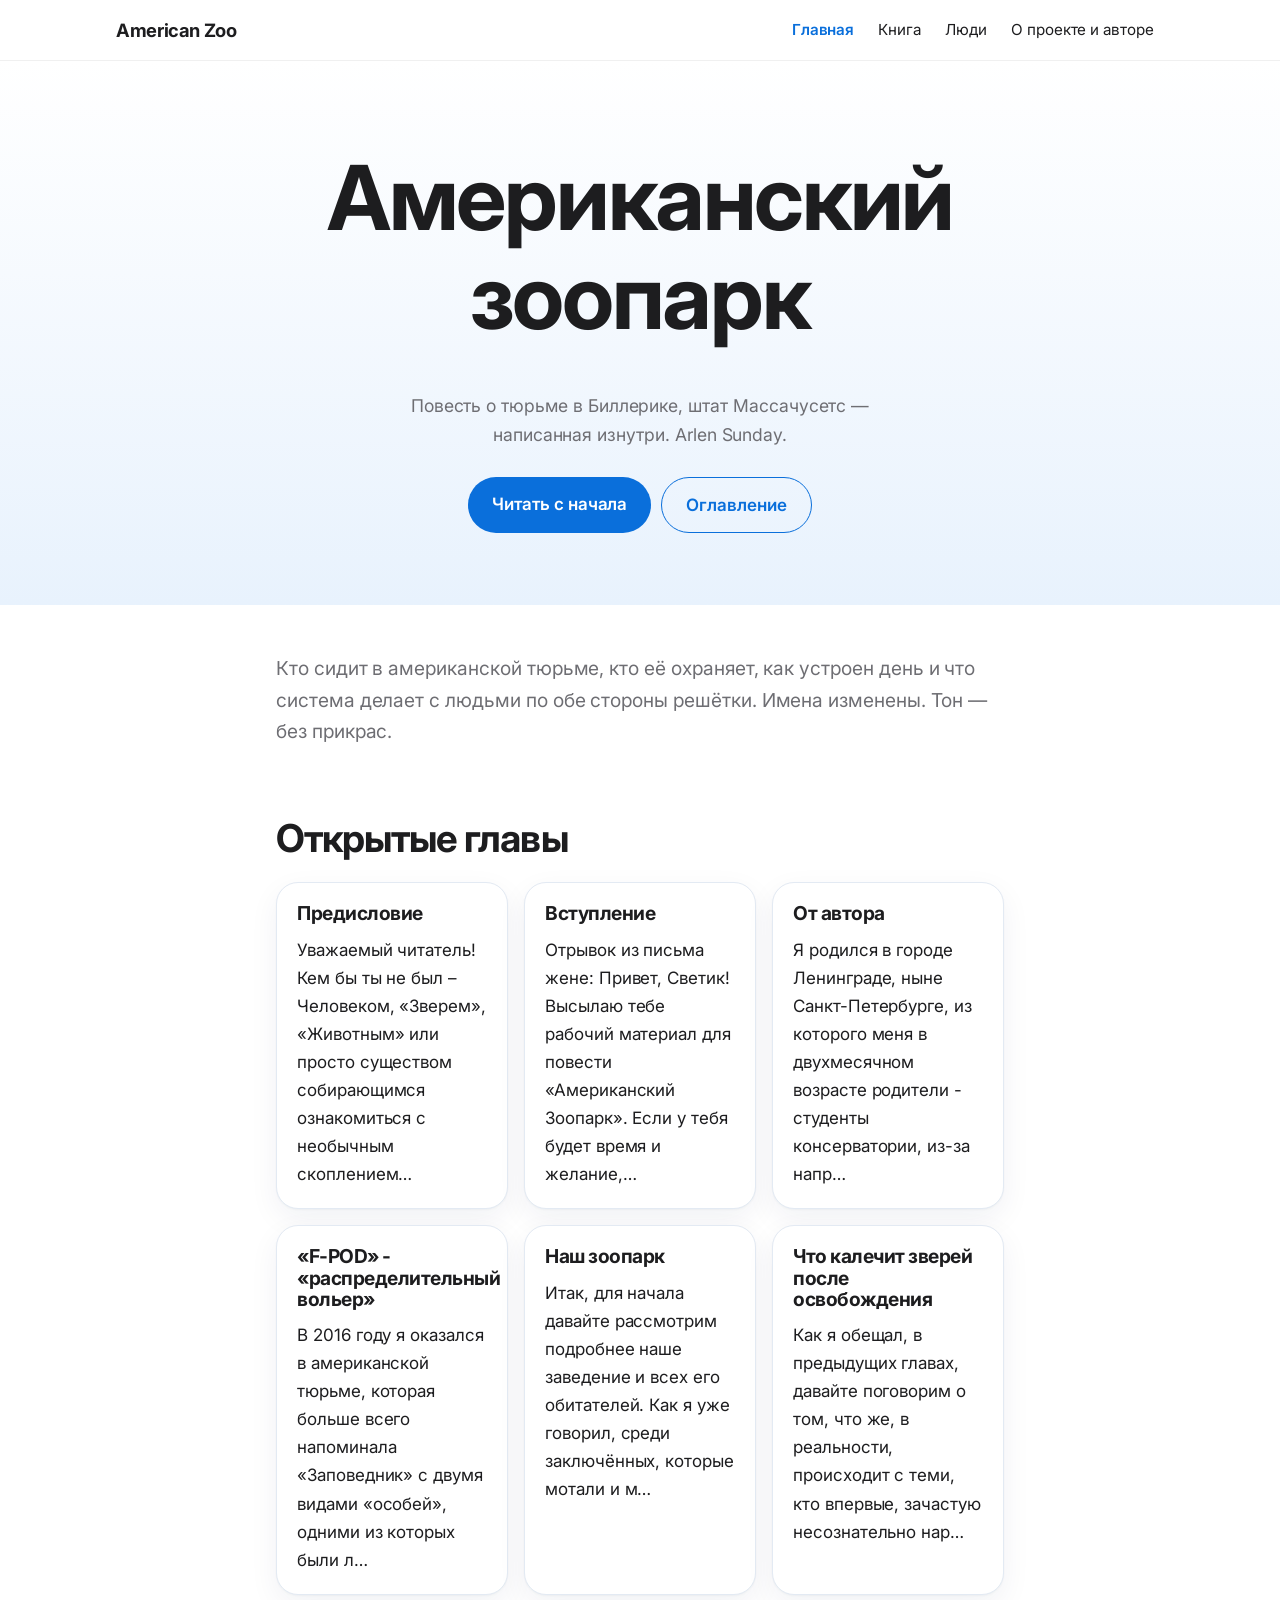
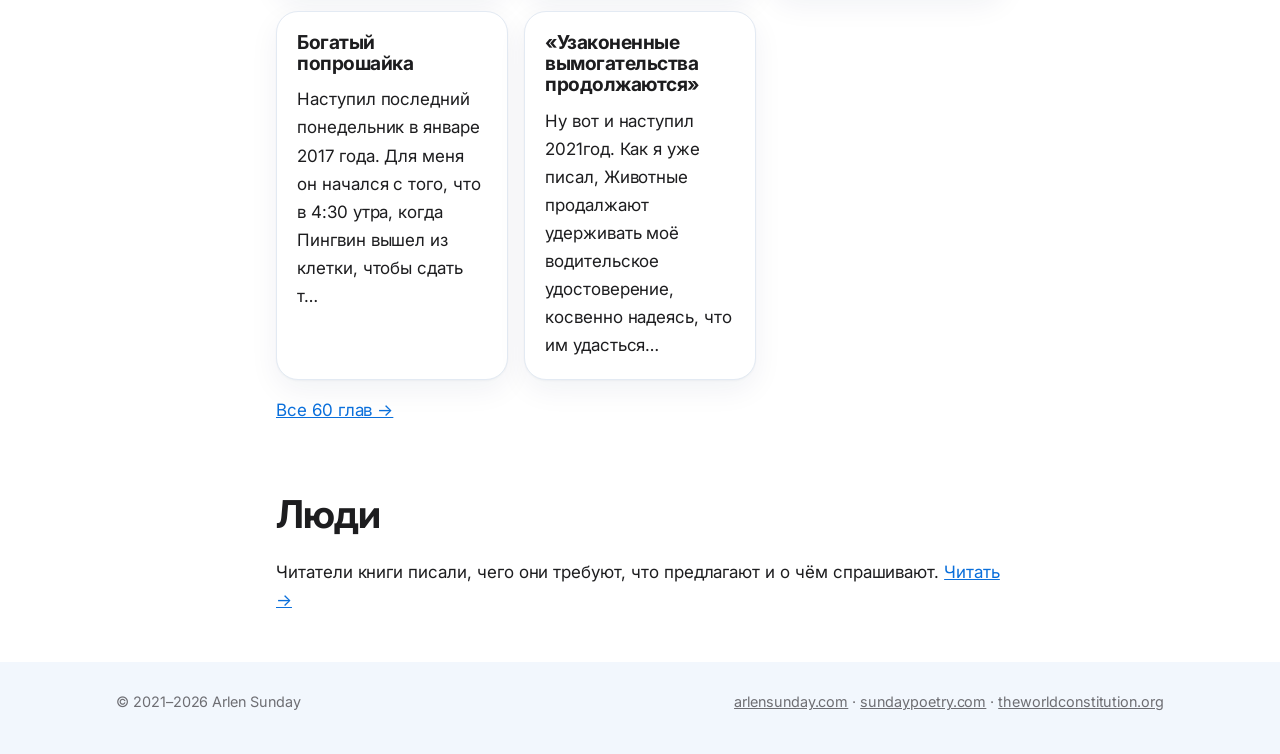
<file: index.html>
<!doctype html>
<html lang="ru">
<head>
<meta charset="utf-8">
<meta name="viewport" content="width=device-width, initial-scale=1">
<title>Американский зоопарк — повесть Arlen Sunday</title>
<meta name="description" content="Повесть Arlen Sunday о тюрьме в Биллерике, Массачусетс.">
<link rel="preconnect" href="https://fonts.googleapis.com">
<link rel="preconnect" href="https://fonts.gstatic.com" crossorigin>
<link href="https://fonts.googleapis.com/css2?family=Inter:wght@400;500;600;700&display=swap&subset=cyrillic" rel="stylesheet">
<link rel="stylesheet" href="assets/style.css">
</head>
<body>
<header class="site-head">
  <div class="wrap-wide">
    <a class="brand" href="index.html">American Zoo</a>
    <button class="nav-toggle" aria-expanded="false" aria-controls="nav">Меню</button>
    <nav class="nav" id="nav">
      <a href="index.html" aria-current="page">Главная</a>
      <a href="book.html">Книга</a>
      <a href="people.html">Люди</a>
      <a href="about.html">О проекте и авторе</a>
    </nav>
  </div>
</header>
<div class="hero">
  <div class="wrap">
    <h1>Американский зоопарк</h1>
    <p class="sub">Повесть о тюрьме в Биллерике, штат Массачусетс — написанная изнутри. Arlen Sunday.</p>
    <div class="btns"><a class="btn" href="ch/predislovie.html">Читать с начала</a><a class="btn btn-ghost" href="book.html">Оглавление</a></div>
  </div>
</div>
<main class="wrap">
  <section>
    <p class="lead">Кто сидит в американской тюрьме, кто её охраняет, как устроен день и что система делает с людьми по обе стороны решётки. Имена изменены. Тон — без прикрас.</p>
  </section>
  <section>
    <h2>Открытые главы</h2>
    <div class="cards">
<a class="card" href="ch/predislovie.html"><h3>Предисловие</h3><p>Уважаемый читатель! Кем бы ты не был – Человеком, «Зверем», «Животным» или просто существом собирающимся ознакомиться с необычным скоплением…</p></a>
<a class="card" href="ch/vstupleniye.html"><h3>Вступление</h3><p>Отрывок из письма жене: Привет, Светик! Высылаю тебе рабочий материал для повести «Американский Зоопарк». Если у тебя будет время и желание,…</p></a>
<a class="card" href="ch/ot-avtora.html"><h3>От автора</h3><p>Я родился в городе Ленинграде, ныне Санкт-Петербурге, из которого меня в двухмесячном возрасте родители - студенты консерватории, из-за напр…</p></a>
<a class="card" href="ch/f-pod-raspredelitelnyij-voler.html"><h3>«F-POD» - «распределительный вольер»</h3><p>В 2016 году я оказался в американской тюрьме, которая больше всего напоминала «Заповедник» с двумя видами «особей», одними из которых были л…</p></a>
<a class="card" href="ch/nash-zoopark.html"><h3>Наш зоопарк</h3><p>Итак, для начала давайте рассмотрим подробнее наше заведение и всех его обитателей. Как я уже говорил, среди заключённых, которые мотали и м…</p></a>
<a class="card" href="ch/chto-kalechit-zverej-posle-osvobozhdeniya.html"><h3>Что калечит зверей после освобождения</h3><p>Как я обещал, в предыдущих главах, давайте поговорим о том, что же, в реальности, происходит с теми, кто впервые, зачастую несознательно нар…</p></a>
<a class="card" href="ch/bogatyij-poproshajka.html"><h3>Богатый попрошайка</h3><p>Наступил последний понедельник в январе 2017 года. Для меня он начался с того, что в 4:30 утра, когда Пингвин вышел из клетки, чтобы сдать т…</p></a>
<a class="card" href="ch/uzakonennyie-vyimogatelstva-prodolzhayutsya.html"><h3>«Узаконенные вымогательства продолжаются»</h3><p>Ну вот и наступил 2021год. Как я уже писал, Животные продалжают удерживать моё водительское удостоверение, косвенно надеясь, что им удасться…</p></a>
    </div>
    <p style="margin-top:16px"><a href="book.html">Все 60 глав →</a></p>
  </section>
  <section>
    <h2>Люди</h2>
    <p>Читатели книги писали, чего они требуют, что предлагают и о чём спрашивают. <a href="people.html">Читать →</a></p>
  </section>
</main>
<footer class="site-foot">
  <div class="wrap-wide">
    <span>© 2021–2026 Arlen Sunday</span>
    <span><a href="https://arlensunday.com">arlensunday.com</a> · <a href="https://sundaypoetry.com">sundaypoetry.com</a> · <a href="https://theworldconstitution.org">theworldconstitution.org</a></span>
  </div>
</footer>
<script>
(function(){var b=document.querySelector('.nav-toggle'),n=document.querySelector('.nav');if(b&&n)b.addEventListener('click',function(){b.setAttribute('aria-expanded',n.classList.toggle('open')?'true':'false')});})();
</script>
</body>
</html>
</file>
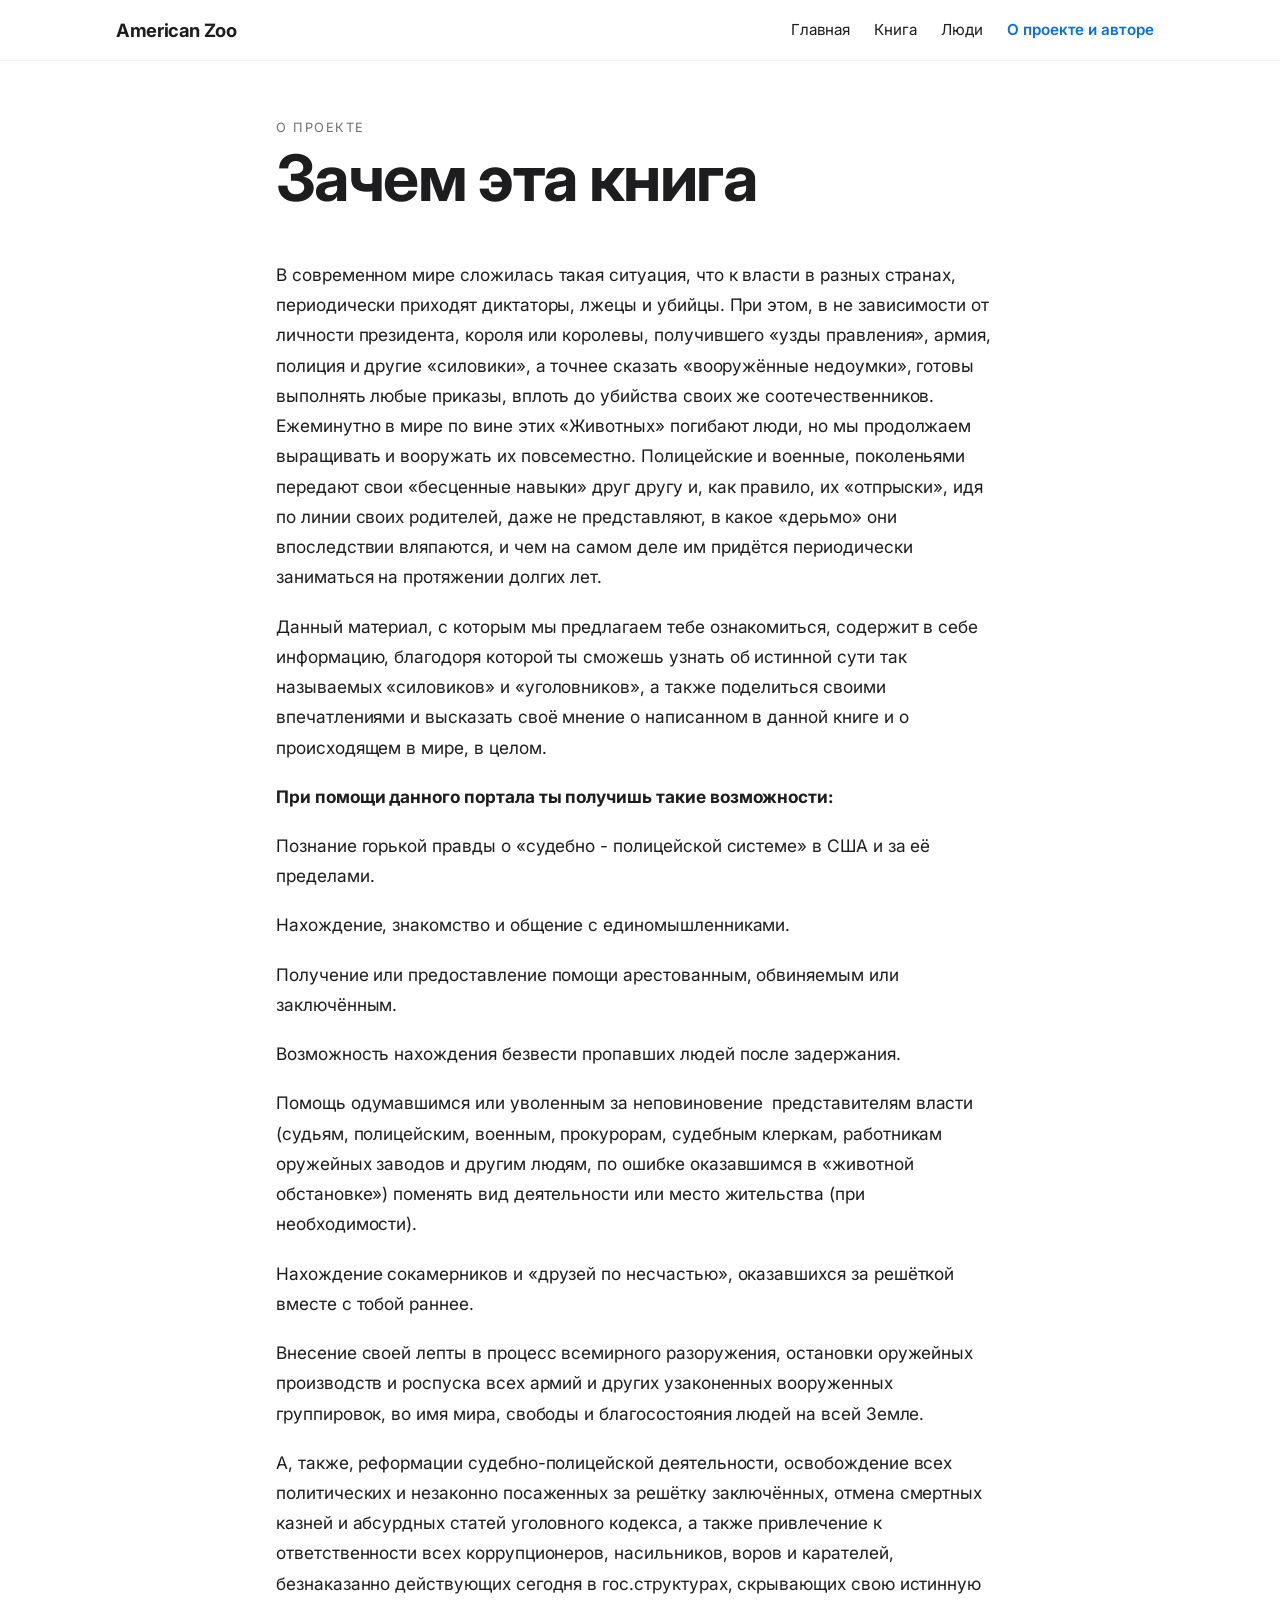
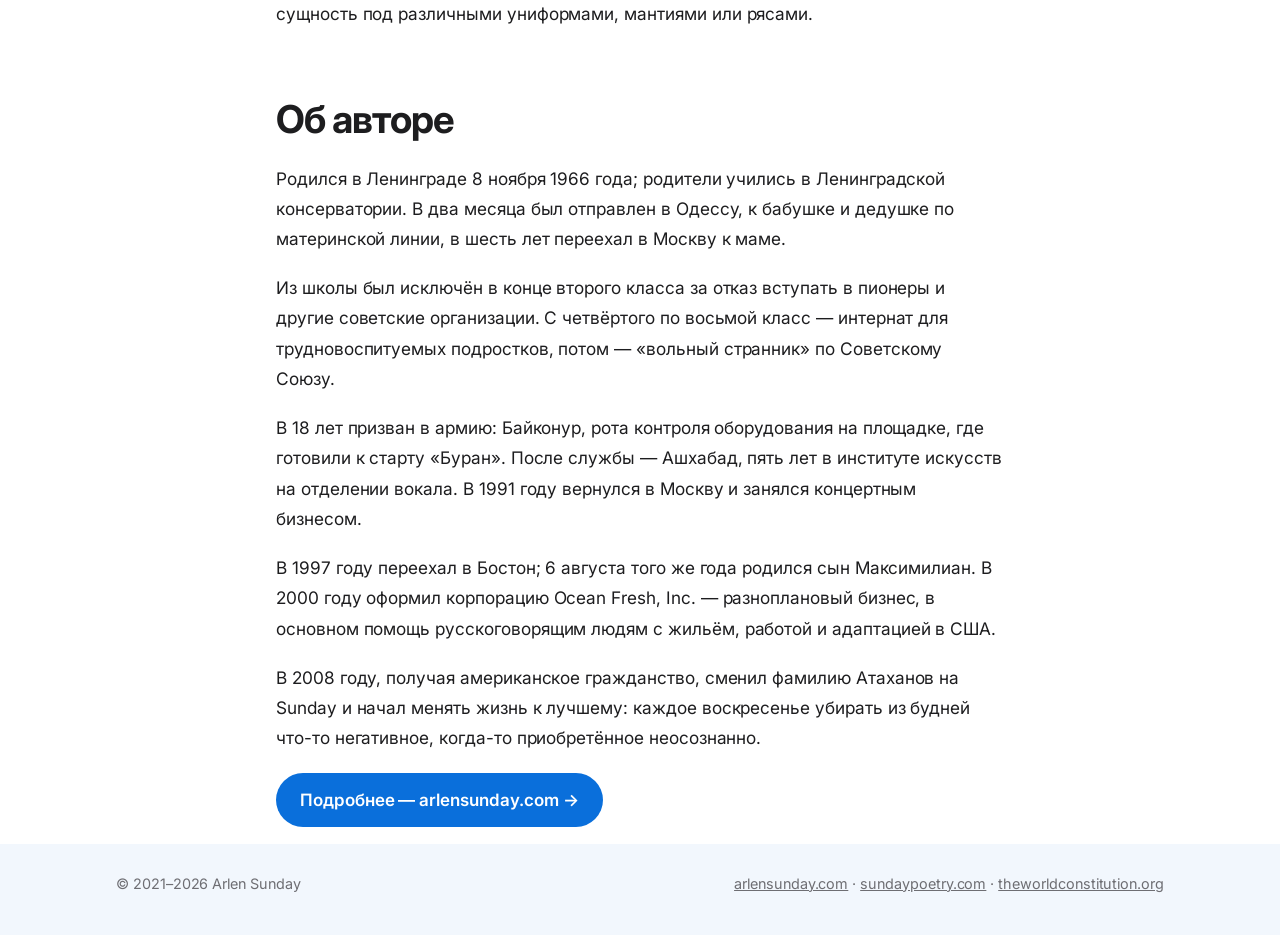
<file: about.html>
<!doctype html>
<html lang="ru">
<head>
<meta charset="utf-8">
<meta name="viewport" content="width=device-width, initial-scale=1">
<title>О проекте и авторе — Американский зоопарк</title>
<meta name="description" content="О книге «Американский зоопарк» и её авторе Arlen Sunday.">
<link rel="preconnect" href="https://fonts.googleapis.com">
<link rel="preconnect" href="https://fonts.gstatic.com" crossorigin>
<link href="https://fonts.googleapis.com/css2?family=Inter:wght@400;500;600;700&display=swap&subset=cyrillic" rel="stylesheet">
<link rel="stylesheet" href="assets/style.css">
</head>
<body>
<header class="site-head">
  <div class="wrap-wide">
    <a class="brand" href="index.html">American Zoo</a>
    <button class="nav-toggle" aria-expanded="false" aria-controls="nav">Меню</button>
    <nav class="nav" id="nav">
      <a href="index.html">Главная</a>
      <a href="book.html">Книга</a>
      <a href="people.html">Люди</a>
      <a href="about.html" aria-current="page">О проекте и авторе</a>
    </nav>
  </div>
</header>
<main class="wrap">
  <div class="page-head"><div class="kicker">О проекте</div><h1>Зачем эта книга</h1></div>
  <div class="chapter">
<p>В современном мире сложилась такая ситуация, что к власти в разных странах, периодически приходят диктаторы, лжецы и убийцы. При этом, в не зависимости от личности президента, короля или королевы, получившего «узды правления», армия, полиция и другие «силовики», а точнее сказать «вооружённые недоумки», готовы выполнять любые приказы, вплоть до убийства своих же соотечественников. Ежеминутно в мире по вине этих «Животных» погибают люди, но мы продолжаем выращивать и вооружать их повсеместно. Полицейские и военные, поколеньями передают свои «бесценные навыки» друг другу и, как правило, их «отпрыски», идя по линии своих родителей, даже не представляют, в какое «дерьмо» они впоследствии вляпаются, и чем на самом деле им придётся периодически заниматься на протяжении долгих лет.</p>
<p>Данный материал, с которым мы предлагаем тебе ознакомиться, содержит в себе информацию, благодоря которой ты сможешь узнать об истинной сути так называемых «силовиков» и «уголовников», а также поделиться своими впечатлениями и высказать своё мнение о написанном в данной книге и о происходящем в мире, в целом.</p>
<p><strong>При помощи данного портала ты получишь такие возможности:</strong></p>
<p>Познание горькой правды о «судебно - полицейской системе» в США и за её пределами.</p>
<p>Нахождение, знакомство и общение с единомышленниками.</p>
<p>Получение или предоставление помощи арестованным, обвиняемым или заключённым.</p>
<p>Возможность нахождения безвести пропавших людей после задержания.</p>
<p>Помощь одумавшимся или уволенным за неповиновение  представителям власти (судьям, полицейским, военным, прокурорам, судебным клеркам, работникам оружейных заводов и другим людям, по ошибке оказавшимся в «животной обстановке») поменять вид деятельности или место жительства (при необходимости).</p>
<p>Нахождение сокамерников и «друзей по несчастью», оказавшихся за решёткой вместе с тобой раннее.</p>
<p>Внесение своей лепты в процесс всемирного разоружения, остановки оружейных производств и роспуска всех армий и других узаконенных вооруженных группировок, во имя мира, свободы и благосостояния людей на всей Земле.</p>
<p>А, также, реформации судебно-полицейской деятельности, освобождение всех политических и незаконно посаженных за решётку заключённых, отмена смертных казней и абсурдных статей уголовного кодекса, а также привлечение к ответственности всех коррупционеров, насильников, воров и карателей, безнаказанно действующих сегодня в гос.структурах, скрывающих свою истинную сущность под различными униформами, мантиями или рясами.</p>
  </div>
  <h2>Об авторе</h2>
  <div class="chapter">
<p>Родился в Ленинграде 8 ноября 1966 года; родители учились в Ленинградской консерватории. В два месяца был отправлен в Одессу, к бабушке и дедушке по материнской линии, в шесть лет переехал в Москву к маме.</p>
<p>Из школы был исключён в конце второго класса за отказ вступать в пионеры и другие советские организации. С четвёртого по восьмой класс — интернат для трудновоспитуемых подростков, потом — «вольный странник» по Советскому Союзу.</p>
<p>В 18 лет призван в армию: Байконур, рота контроля оборудования на площадке, где готовили к старту «Буран». После службы — Ашхабад, пять лет в институте искусств на отделении вокала. В 1991 году вернулся в Москву и занялся концертным бизнесом.</p>
<p>В 1997 году переехал в Бостон; 6 августа того же года родился сын Максимилиан. В 2000 году оформил корпорацию Ocean Fresh, Inc. — разноплановый бизнес, в основном помощь русскоговорящим людям с жильём, работой и адаптацией в США.</p>
<p>В 2008 году, получая американское гражданство, сменил фамилию Атаханов на Sunday и начал менять жизнь к лучшему: каждое воскресенье убирать из будней что-то негативное, когда-то приобретённое неосознанно.</p>
  </div>
  <p><a class="btn" href="https://arlensunday.com">Подробнее — arlensunday.com →</a></p>
</main>
<footer class="site-foot">
  <div class="wrap-wide">
    <span>© 2021–2026 Arlen Sunday</span>
    <span><a href="https://arlensunday.com">arlensunday.com</a> · <a href="https://sundaypoetry.com">sundaypoetry.com</a> · <a href="https://theworldconstitution.org">theworldconstitution.org</a></span>
  </div>
</footer>
<script>
(function(){var b=document.querySelector('.nav-toggle'),n=document.querySelector('.nav');if(b&&n)b.addEventListener('click',function(){b.setAttribute('aria-expanded',n.classList.toggle('open')?'true':'false')});})();
</script>
</body>
</html>
</file>
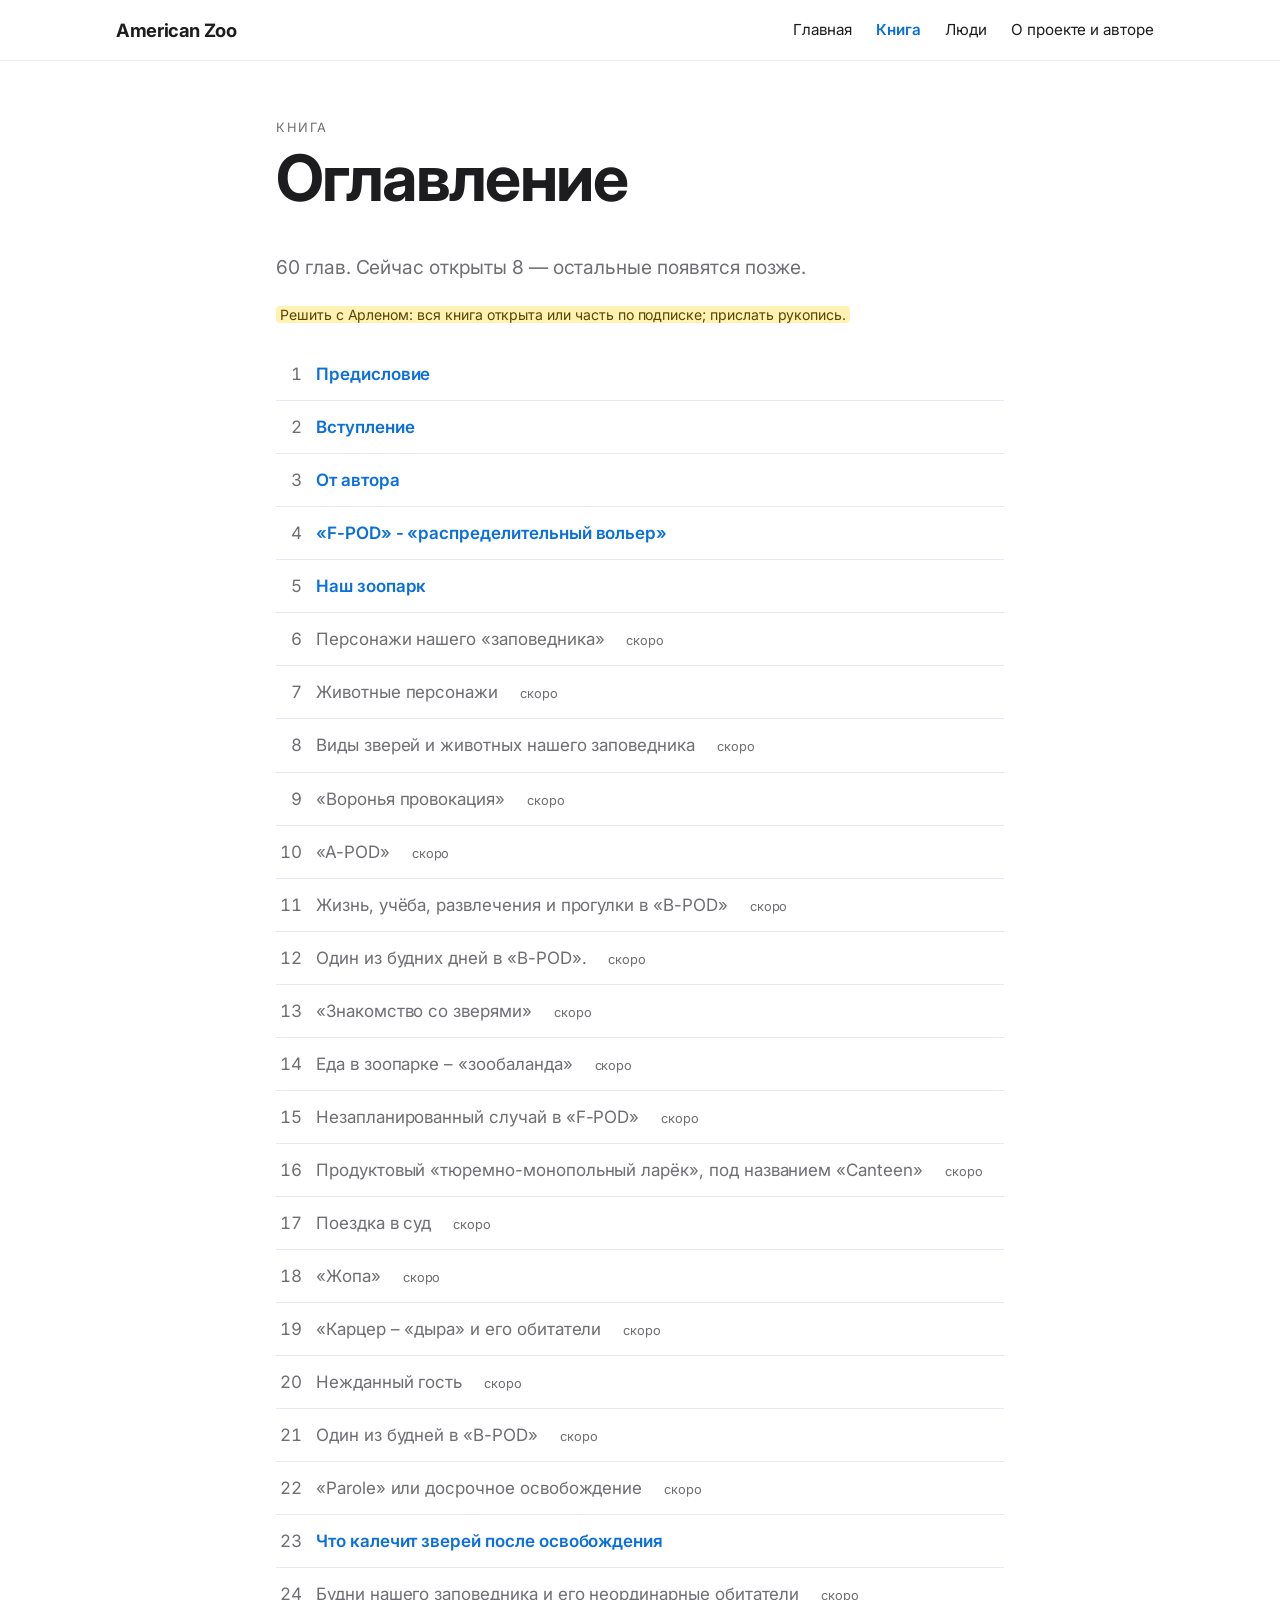
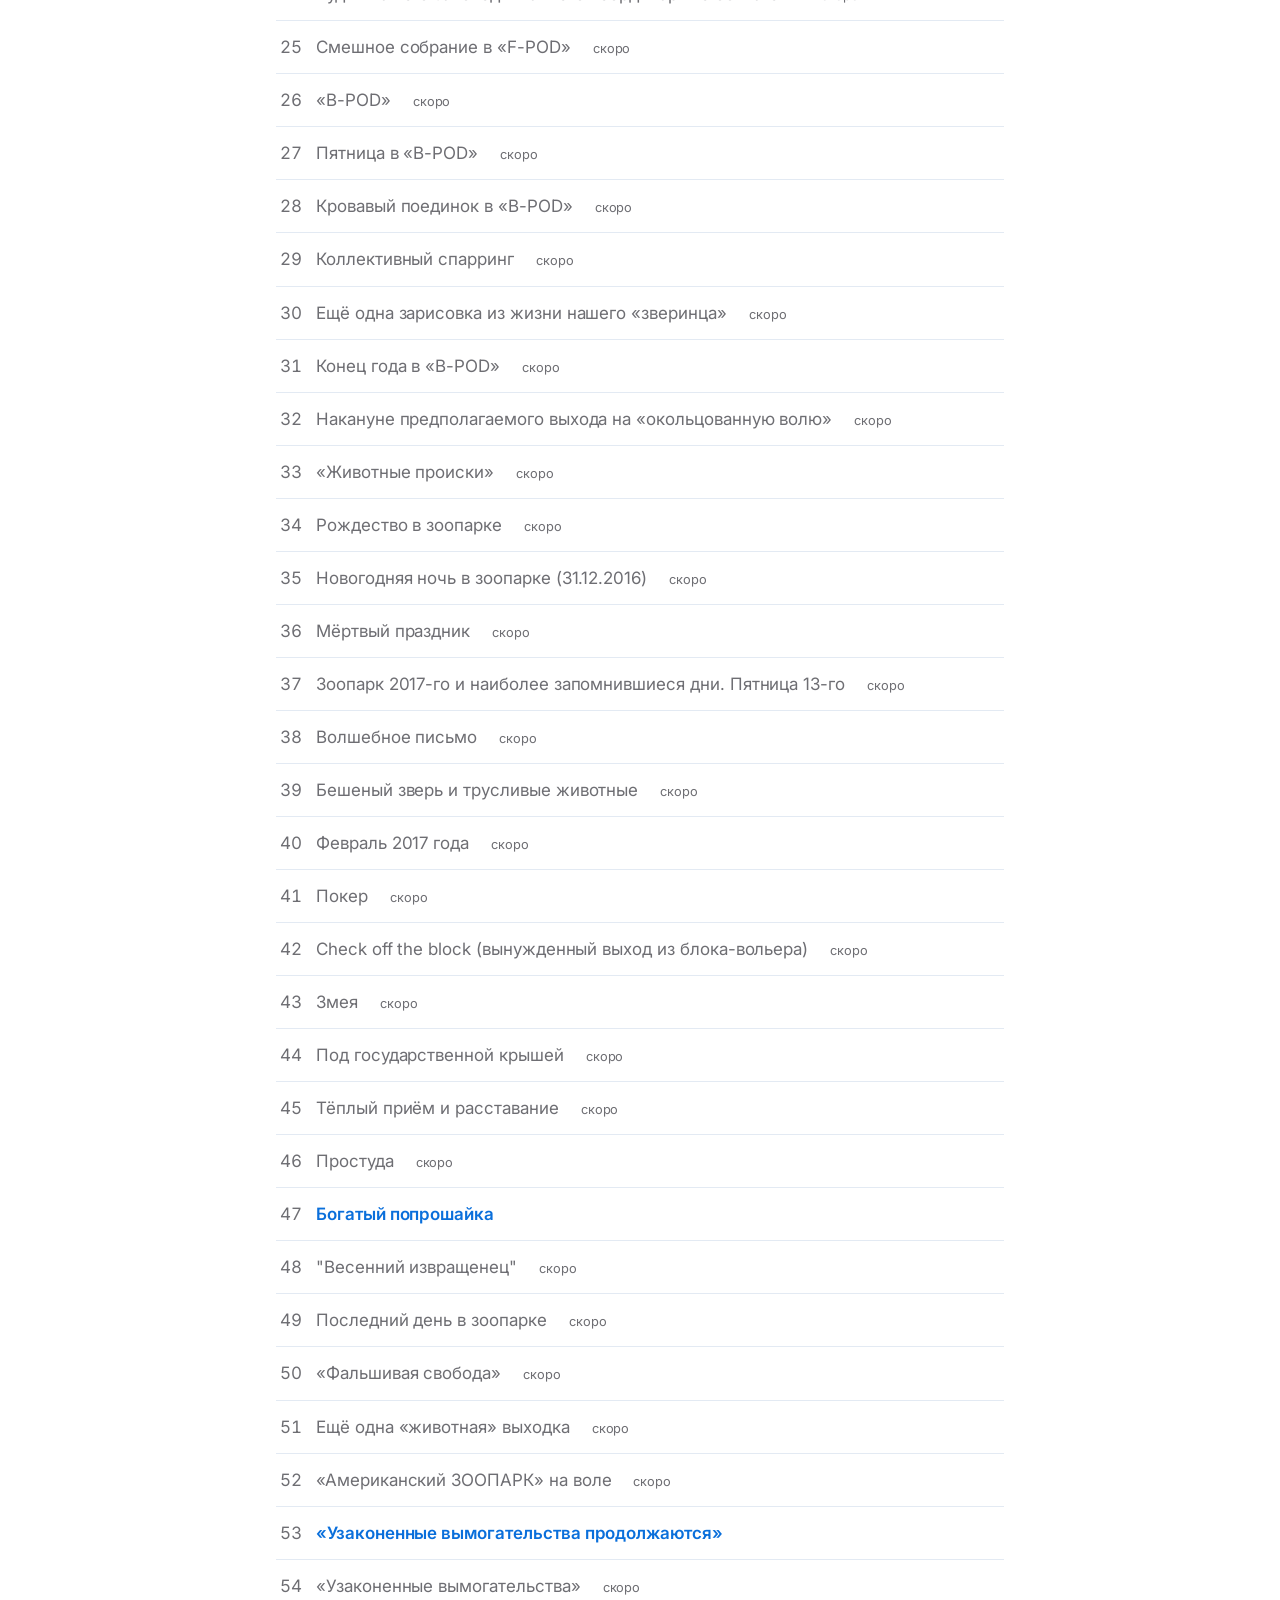
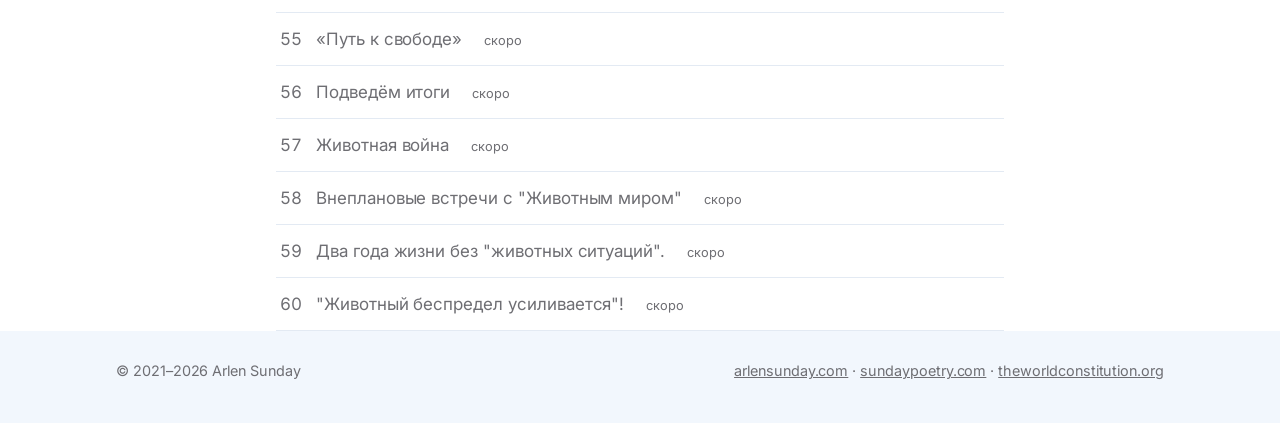
<file: book.html>
<!doctype html>
<html lang="ru">
<head>
<meta charset="utf-8">
<meta name="viewport" content="width=device-width, initial-scale=1">
<title>Оглавление — Американский зоопарк</title>
<meta name="description" content="Оглавление повести «Американский зоопарк».">
<link rel="preconnect" href="https://fonts.googleapis.com">
<link rel="preconnect" href="https://fonts.gstatic.com" crossorigin>
<link href="https://fonts.googleapis.com/css2?family=Inter:wght@400;500;600;700&display=swap&subset=cyrillic" rel="stylesheet">
<link rel="stylesheet" href="assets/style.css">
</head>
<body>
<header class="site-head">
  <div class="wrap-wide">
    <a class="brand" href="index.html">American Zoo</a>
    <button class="nav-toggle" aria-expanded="false" aria-controls="nav">Меню</button>
    <nav class="nav" id="nav">
      <a href="index.html">Главная</a>
      <a href="book.html" aria-current="page">Книга</a>
      <a href="people.html">Люди</a>
      <a href="about.html">О проекте и авторе</a>
    </nav>
  </div>
</header>
<main class="wrap">
  <div class="page-head"><div class="kicker">Книга</div><h1>Оглавление</h1>
  <p class="lead">60 глав. Сейчас открыты 8 — остальные появятся позже.</p>
  <p class="note"><span class="todo">Решить с Арленом: вся книга открыта или часть по подписке; прислать рукопись.</span></p></div>
  <ol class="toc">
<li><a href="ch/predislovie.html">Предисловие</a></li>
<li><a href="ch/vstupleniye.html">Вступление</a></li>
<li><a href="ch/ot-avtora.html">От автора</a></li>
<li><a href="ch/f-pod-raspredelitelnyij-voler.html">«F-POD» - «распределительный вольер»</a></li>
<li><a href="ch/nash-zoopark.html">Наш зоопарк</a></li>
<li class="lock">Персонажи нашего «заповедника»<small>скоро</small></li>
<li class="lock">Животные персонажи<small>скоро</small></li>
<li class="lock">Виды зверей и животных нашего заповедника<small>скоро</small></li>
<li class="lock">«Воронья провокация»<small>скоро</small></li>
<li class="lock">«А-POD»<small>скоро</small></li>
<li class="lock">Жизнь, учёба, развлечения и прогулки в «B-POD»<small>скоро</small></li>
<li class="lock">Один из будних дней в «B-POD».<small>скоро</small></li>
<li class="lock">«Знакомство со зверями»<small>скоро</small></li>
<li class="lock">Еда в зоопарке – «зообаланда»<small>скоро</small></li>
<li class="lock">Незапланированный случай в «F-POD»<small>скоро</small></li>
<li class="lock">Продуктовый «тюремно-монопольный ларёк», под названием «Canteen»<small>скоро</small></li>
<li class="lock">Поездка в суд<small>скоро</small></li>
<li class="lock">«Жопа»<small>скоро</small></li>
<li class="lock">«Карцер – «дыра» и его обитатели<small>скоро</small></li>
<li class="lock">Нежданный гость<small>скоро</small></li>
<li class="lock">Один из будней в «B-POD»<small>скоро</small></li>
<li class="lock">«Parole» или досрочное освобождение<small>скоро</small></li>
<li><a href="ch/chto-kalechit-zverej-posle-osvobozhdeniya.html">Что калечит зверей после освобождения</a></li>
<li class="lock">Будни нашего заповедника и его неординарные обитатели<small>скоро</small></li>
<li class="lock">Смешное собрание в «F-POD»<small>скоро</small></li>
<li class="lock">«B-POD»<small>скоро</small></li>
<li class="lock">Пятница в «B-POD»<small>скоро</small></li>
<li class="lock">Кровавый поединок в «B-POD»<small>скоро</small></li>
<li class="lock">Коллективный спарринг<small>скоро</small></li>
<li class="lock">Ещё одна зарисовка из жизни нашего «зверинца»<small>скоро</small></li>
<li class="lock">Конец года в «B-POD»<small>скоро</small></li>
<li class="lock">Накануне предполагаемого выхода на «окольцованную волю»<small>скоро</small></li>
<li class="lock">«Животные происки»<small>скоро</small></li>
<li class="lock">Рождество в зоопарке<small>скоро</small></li>
<li class="lock">Новогодняя ночь в зоопарке  (31.12.2016)<small>скоро</small></li>
<li class="lock">Мёртвый праздник<small>скоро</small></li>
<li class="lock">Зоопарк 2017-го и наиболее запомнившиеся дни. Пятница 13-го<small>скоро</small></li>
<li class="lock">Волшебное письмо<small>скоро</small></li>
<li class="lock">Бешеный зверь и трусливые животные<small>скоро</small></li>
<li class="lock">Февраль 2017 года<small>скоро</small></li>
<li class="lock">Покер<small>скоро</small></li>
<li class="lock">Check off the block (вынужденный выход из блока-вольера)<small>скоро</small></li>
<li class="lock">Змея<small>скоро</small></li>
<li class="lock">Под государственной крышей<small>скоро</small></li>
<li class="lock">Тёплый приём и расставание<small>скоро</small></li>
<li class="lock">Простуда<small>скоро</small></li>
<li><a href="ch/bogatyij-poproshajka.html">Богатый попрошайка</a></li>
<li class="lock">&quot;Весенний извращенец&quot;<small>скоро</small></li>
<li class="lock">Последний день в зоопарке<small>скоро</small></li>
<li class="lock">«Фальшивая свобода»<small>скоро</small></li>
<li class="lock">Ещё одна «животная» выходка<small>скоро</small></li>
<li class="lock">«Американский ЗООПАРК» на воле<small>скоро</small></li>
<li><a href="ch/uzakonennyie-vyimogatelstva-prodolzhayutsya.html">«Узаконенные вымогательства продолжаются»</a></li>
<li class="lock">«Узаконенные вымогательства»<small>скоро</small></li>
<li class="lock">«Путь к свободе»<small>скоро</small></li>
<li class="lock">Подведём итоги<small>скоро</small></li>
<li class="lock">Животная война<small>скоро</small></li>
<li class="lock">Внеплановые встречи с &quot;Животным миром&quot;<small>скоро</small></li>
<li class="lock">Два года жизни без &quot;животных ситуаций&quot;.<small>скоро</small></li>
<li class="lock">&quot;Животный беспредел усиливается&quot;!<small>скоро</small></li>
  </ol>
</main>
<footer class="site-foot">
  <div class="wrap-wide">
    <span>© 2021–2026 Arlen Sunday</span>
    <span><a href="https://arlensunday.com">arlensunday.com</a> · <a href="https://sundaypoetry.com">sundaypoetry.com</a> · <a href="https://theworldconstitution.org">theworldconstitution.org</a></span>
  </div>
</footer>
<script>
(function(){var b=document.querySelector('.nav-toggle'),n=document.querySelector('.nav');if(b&&n)b.addEventListener('click',function(){b.setAttribute('aria-expanded',n.classList.toggle('open')?'true':'false')});})();
</script>
</body>
</html>
</file>
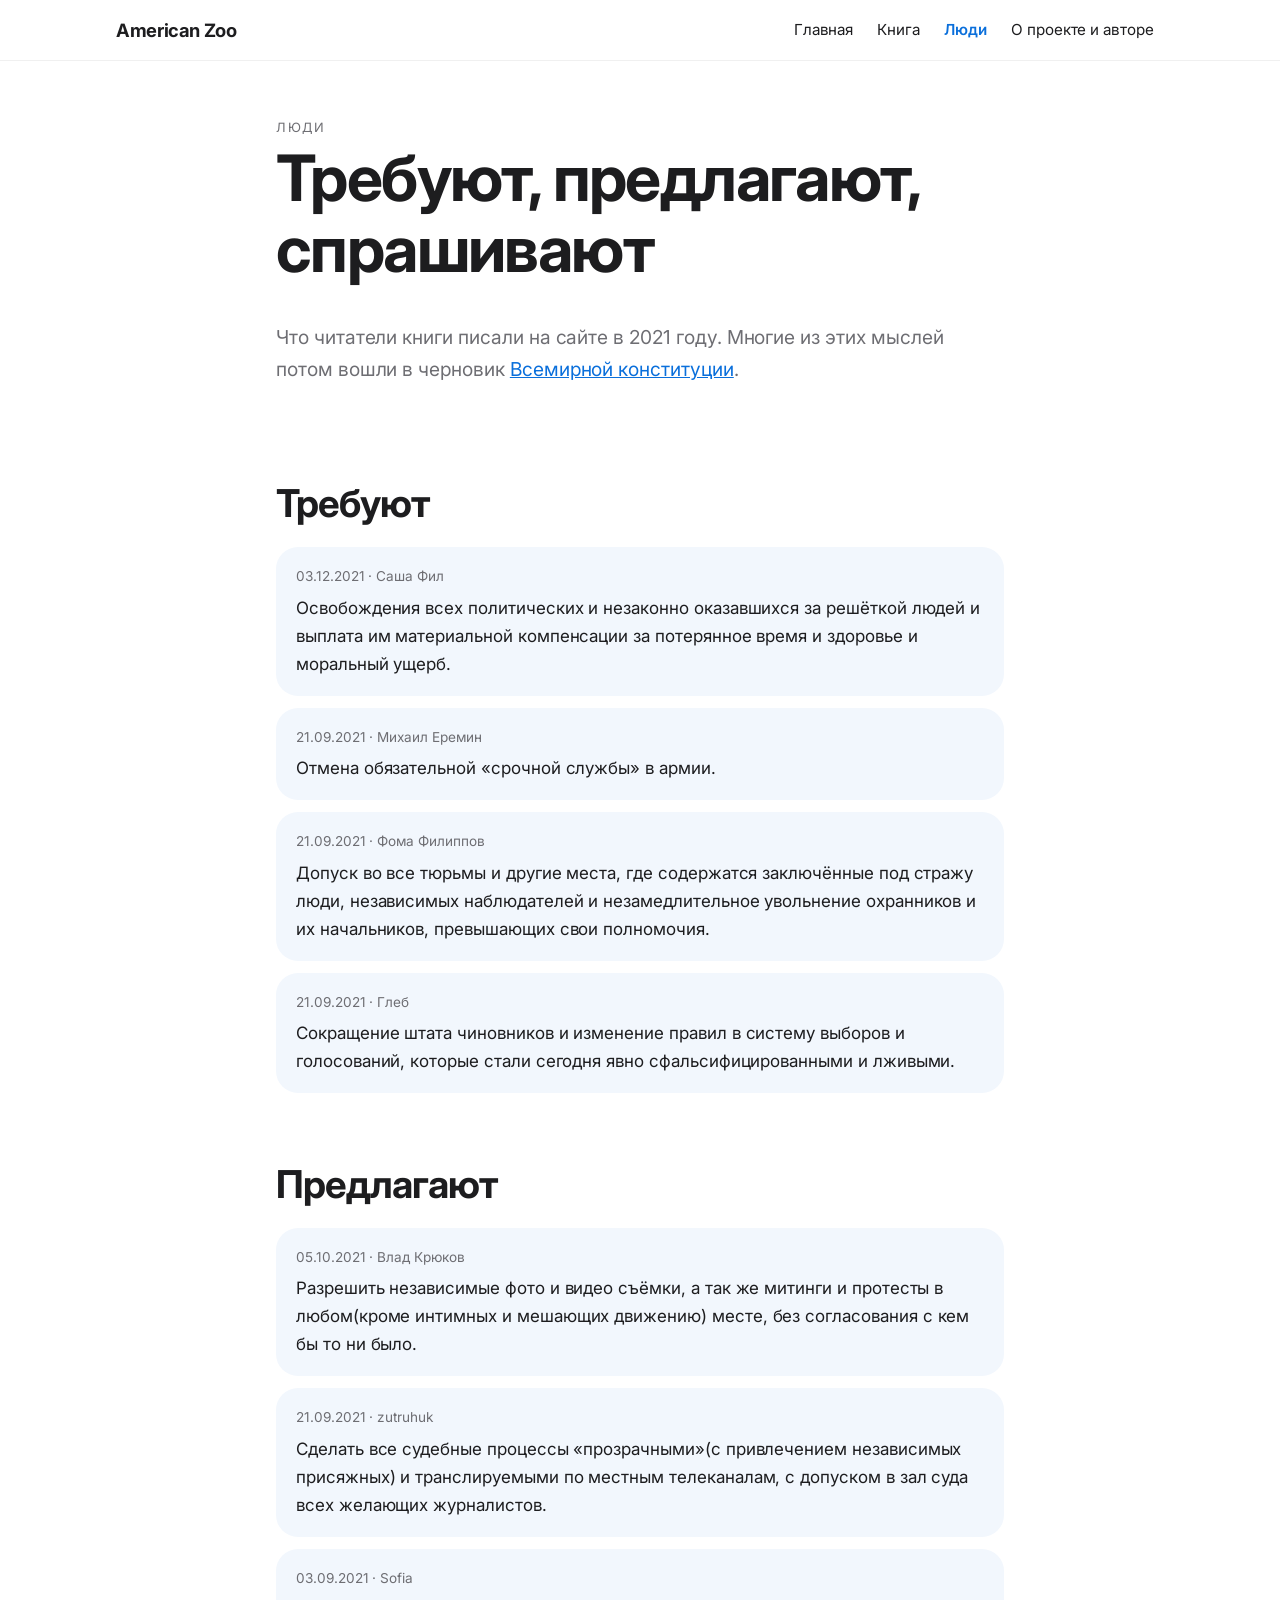
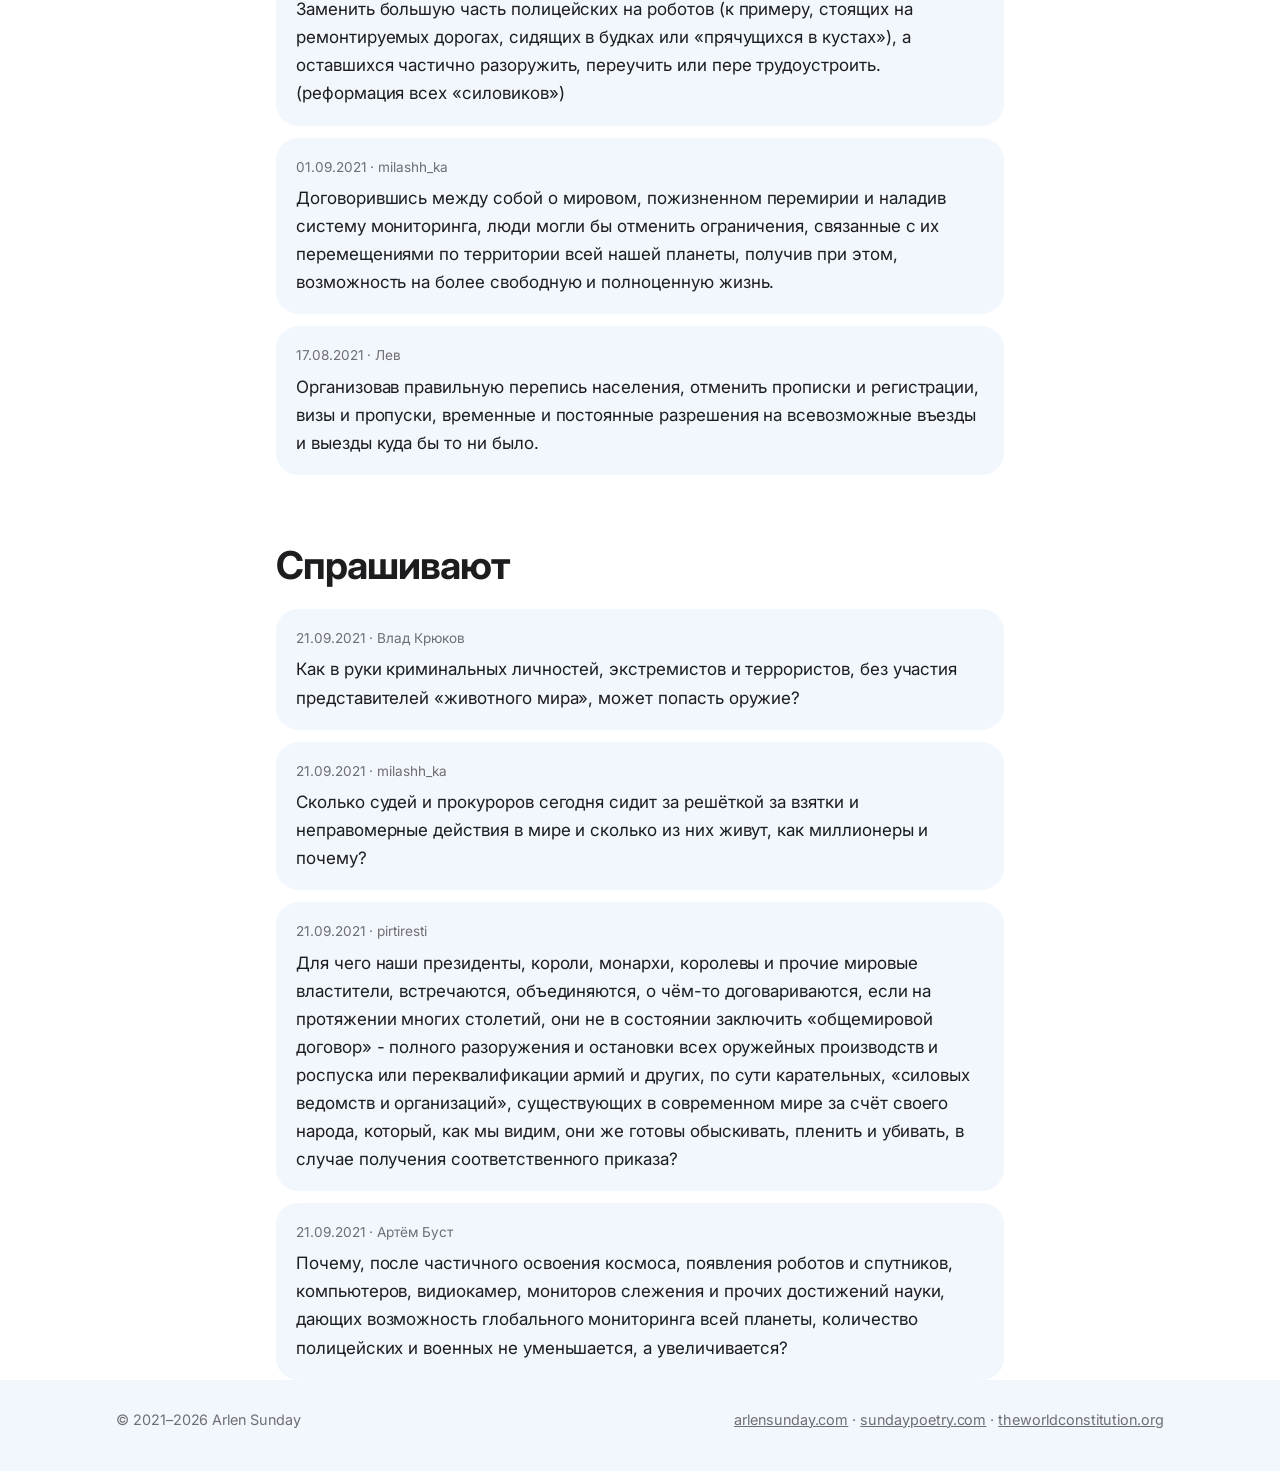
<file: people.html>
<!doctype html>
<html lang="ru">
<head>
<meta charset="utf-8">
<meta name="viewport" content="width=device-width, initial-scale=1">
<title>Люди — Американский зоопарк</title>
<meta name="description" content="Требования, предложения и вопросы читателей.">
<link rel="preconnect" href="https://fonts.googleapis.com">
<link rel="preconnect" href="https://fonts.gstatic.com" crossorigin>
<link href="https://fonts.googleapis.com/css2?family=Inter:wght@400;500;600;700&display=swap&subset=cyrillic" rel="stylesheet">
<link rel="stylesheet" href="assets/style.css">
</head>
<body>
<header class="site-head">
  <div class="wrap-wide">
    <a class="brand" href="index.html">American Zoo</a>
    <button class="nav-toggle" aria-expanded="false" aria-controls="nav">Меню</button>
    <nav class="nav" id="nav">
      <a href="index.html">Главная</a>
      <a href="book.html">Книга</a>
      <a href="people.html" aria-current="page">Люди</a>
      <a href="about.html">О проекте и авторе</a>
    </nav>
  </div>
</header>
<main class="wrap">
  <div class="page-head"><div class="kicker">Люди</div><h1>Требуют, предлагают, спрашивают</h1>
  <p class="lead">Что читатели книги писали на сайте в 2021 году. Многие из этих мыслей потом вошли в черновик <a href="https://theworldconstitution.org">Всемирной конституции</a>.</p></div>
<h2>Требуют</h2>
<div class="voices">
<div class="voice"><div class="meta">03.12.2021 · Саша Фил</div><p>Освобождения всех политических и незаконно оказавшихся за решёткой людей и выплата им материальной компенсации за потерянное время и здоровье и моральный ущерб.</p></div>
<div class="voice"><div class="meta">21.09.2021 · Михаил Еремин</div><p>Отмена обязательной «срочной службы» в армии.</p></div>
<div class="voice"><div class="meta">21.09.2021 · Фома Филиппов</div><p>Допуск во все тюрьмы и другие места, где содержатся заключённые под стражу люди, независимых наблюдателей и незамедлительное увольнение охранников и их начальников, превышающих свои полномочия.</p></div>
<div class="voice"><div class="meta">21.09.2021 · Глеб</div><p>Сокращение штата чиновников и изменение правил в систему выборов и голосований, которые стали сегодня явно сфальсифицированными и лживыми.</p></div>
</div>
<h2>Предлагают</h2>
<div class="voices">
<div class="voice"><div class="meta">05.10.2021 · Влад Крюков</div><p>Разрешить независимые фото и видео съёмки, а так же митинги и протесты в любом(кроме интимных и мешающих движению) месте, без согласования с кем бы то ни было.</p></div>
<div class="voice"><div class="meta">21.09.2021 · zutruhuk</div><p>Сделать все судебные процессы «прозрачными»(с привлечением независимых присяжных) и транслируемыми по местным телеканалам, с допуском в зал суда всех желающих журналистов.</p></div>
<div class="voice"><div class="meta">03.09.2021 · Sofia</div><p>Заменить большую часть полицейских на роботов (к примеру, стоящих на ремонтируемых дорогах, сидящих в будках или «прячущихся в кустах»), а оставшихся частично разоружить, переучить или пере трудоустроить.(реформация всех «силовиков»)</p></div>
<div class="voice"><div class="meta">01.09.2021 · milashh_ka</div><p>Договорившись между собой о мировом, пожизненном перемирии и наладив систему мониторинга, люди могли бы отменить ограничения, связанные с их перемещениями по территории всей нашей планеты, получив при этом, возможность на более свободную и полноценную жизнь.</p></div>
<div class="voice"><div class="meta">17.08.2021 · Лев</div><p>Организовав правильную перепись населения, отменить прописки и регистрации, визы и пропуски, временные и постоянные разрешения на всевозможные въезды и выезды куда бы то ни было.</p></div>
</div>
<h2>Спрашивают</h2>
<div class="voices">
<div class="voice"><div class="meta">21.09.2021 · Влад Крюков</div><p>Как в руки криминальных личностей, экстремистов и террористов, без участия представителей «животного мира», может попасть оружие?</p></div>
<div class="voice"><div class="meta">21.09.2021 · milashh_ka</div><p>Сколько судей и прокуроров сегодня сидит за решёткой за взятки и неправомерные действия в мире и сколько из них живут, как миллионеры и почему?</p></div>
<div class="voice"><div class="meta">21.09.2021 · pirtiresti</div><p>Для чего наши президенты, короли, монархи, королевы и прочие мировые властители, встречаются, объединяются, о чём-то договариваются, если на протяжении многих столетий, они не в состоянии заключить «общемировой договор» - полного разоружения и остановки всех оружейных производств и роспуска или переквалификации армий и других, по сути карательных, «силовых ведомств и организаций», существующих в современном мире за счёт своего народа, который, как мы видим, они же готовы обыскивать, пленить и убивать, в случае получения соответственного приказа?</p></div>
<div class="voice"><div class="meta">21.09.2021 · Артём Буст</div><p>Почему, после частичного освоения космоса, появления роботов и спутников, компьютеров, видиокамер, мониторов слежения и прочих достижений науки, дающих возможность глобального мониторинга всей планеты, количество полицейских и военных не уменьшается, а увеличивается?</p></div>
</div>
</main>
<footer class="site-foot">
  <div class="wrap-wide">
    <span>© 2021–2026 Arlen Sunday</span>
    <span><a href="https://arlensunday.com">arlensunday.com</a> · <a href="https://sundaypoetry.com">sundaypoetry.com</a> · <a href="https://theworldconstitution.org">theworldconstitution.org</a></span>
  </div>
</footer>
<script>
(function(){var b=document.querySelector('.nav-toggle'),n=document.querySelector('.nav');if(b&&n)b.addEventListener('click',function(){b.setAttribute('aria-expanded',n.classList.toggle('open')?'true':'false')});})();
</script>
</body>
</html>
</file>
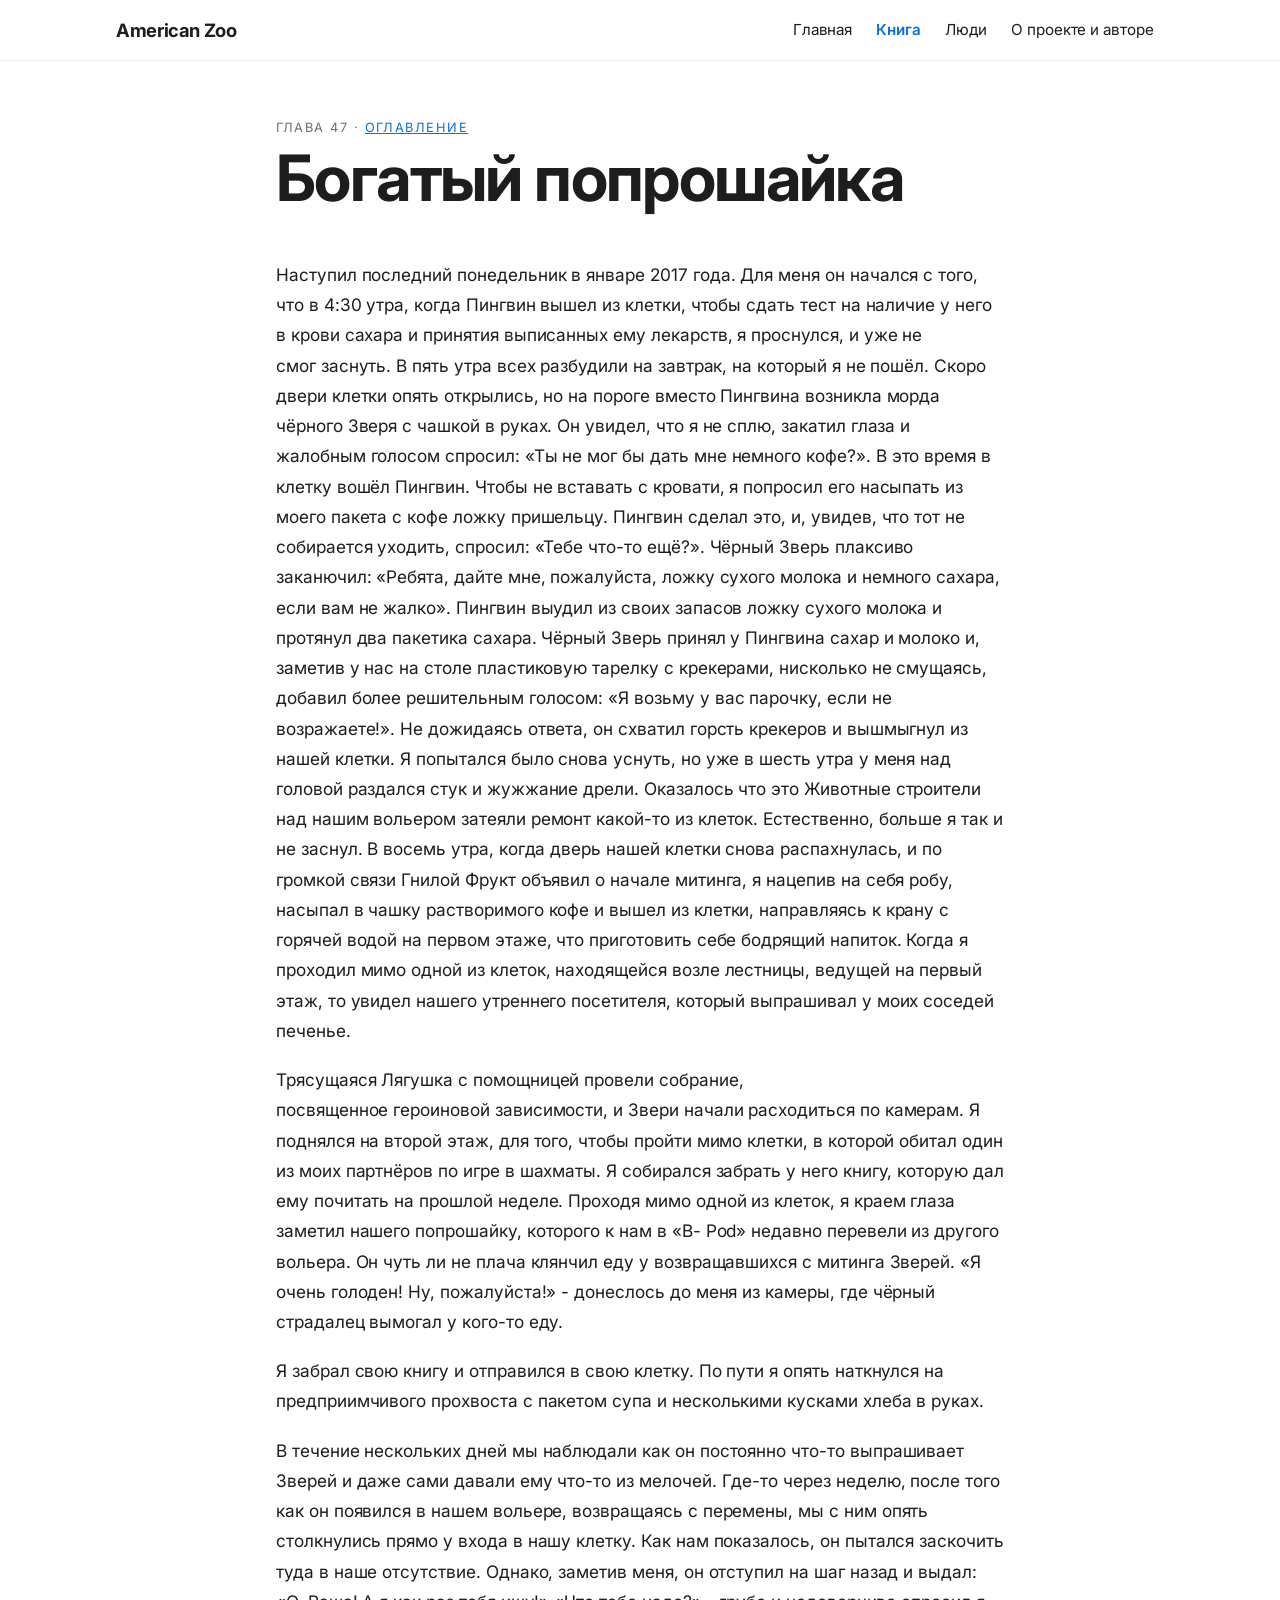
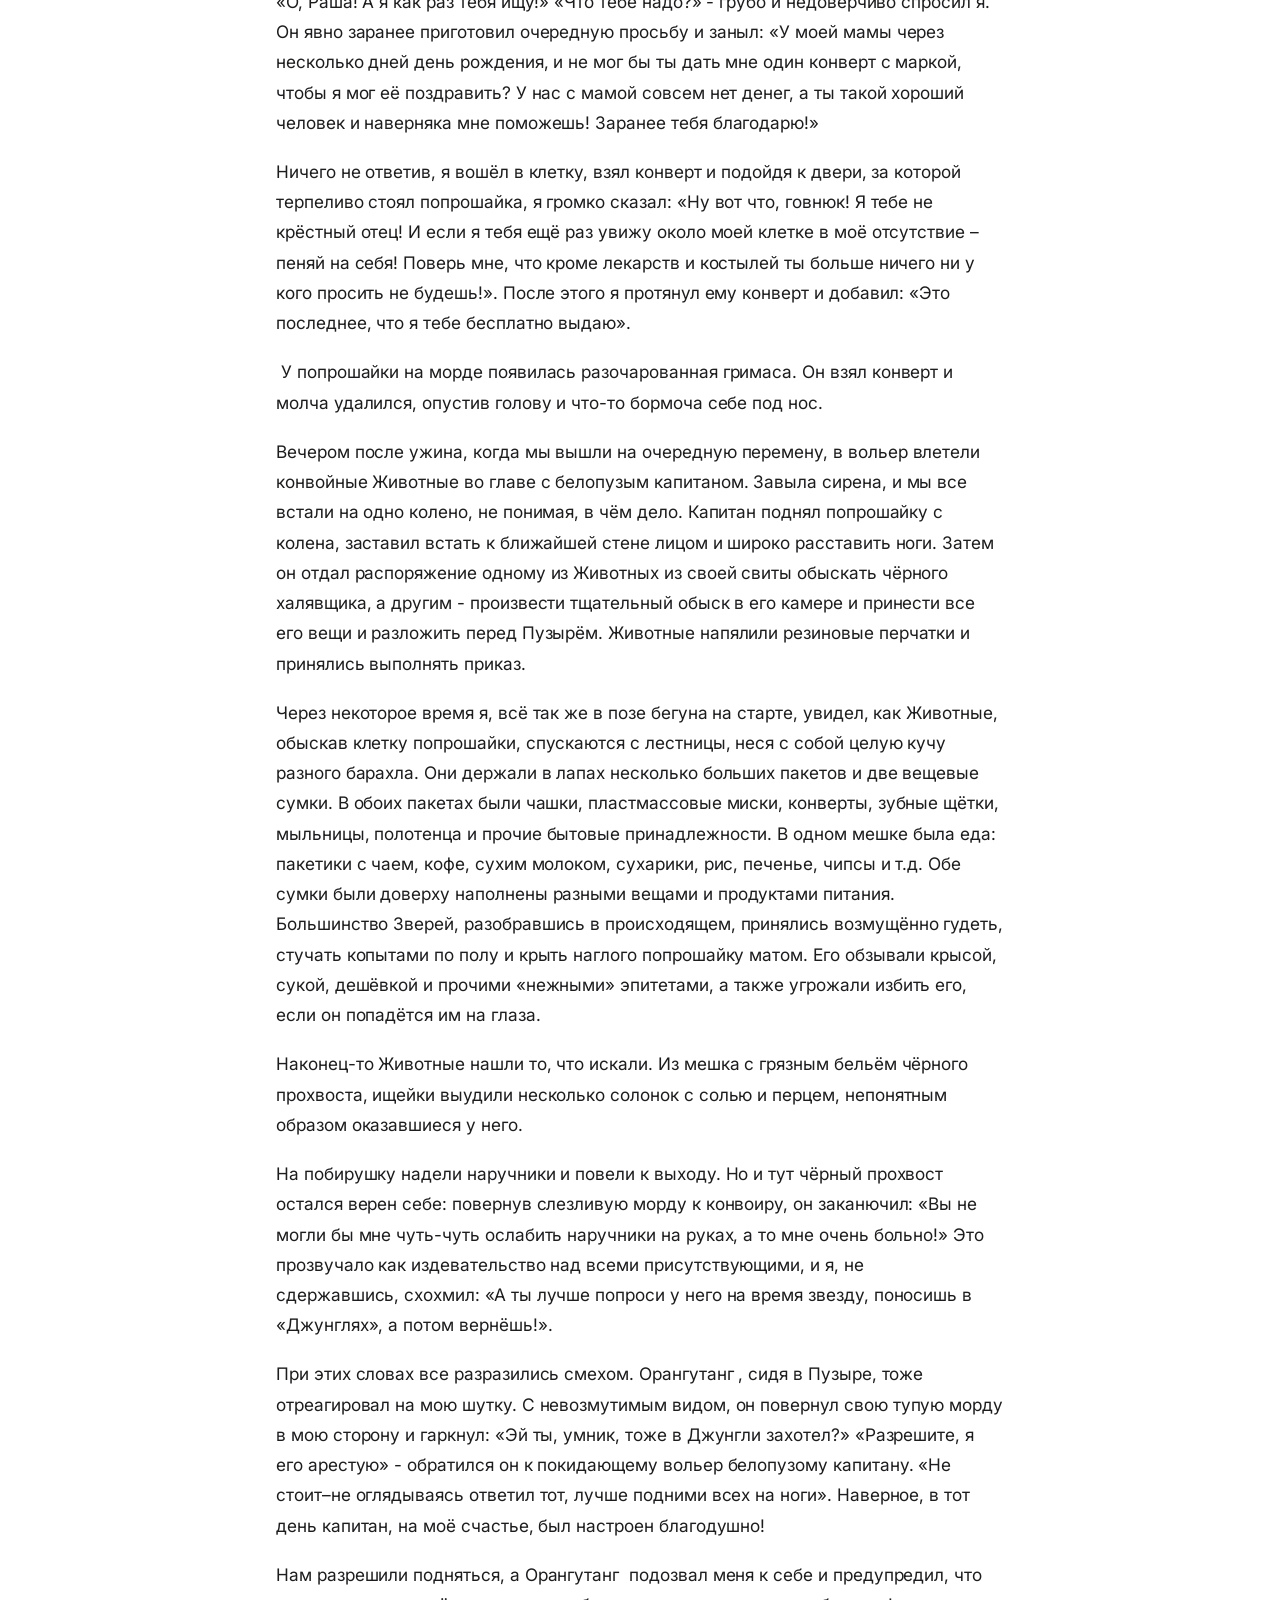
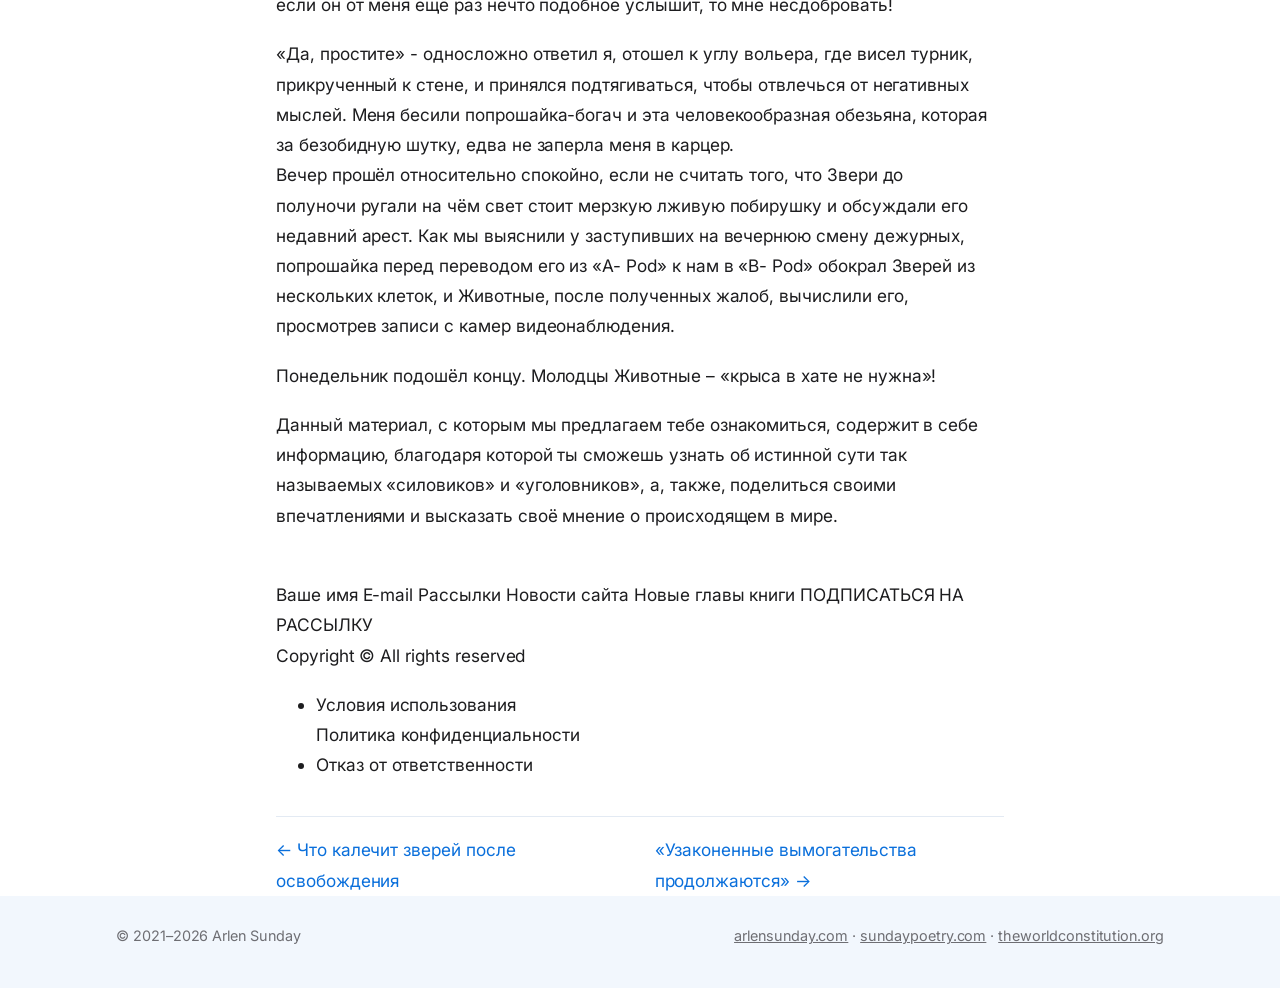
<file: ch/bogatyij-poproshajka.html>
<!doctype html>
<html lang="ru">
<head>
<meta charset="utf-8">
<meta name="viewport" content="width=device-width, initial-scale=1">
<title>Богатый попрошайка — Американский зоопарк</title>
<meta name="description" content=" Наступил последний понедельник в январе 2017 года. Для меня он начался с того, что в 4:30 утра, когда Пингвин вышел из клетки, чтобы сдать тест на на">
<link rel="preconnect" href="https://fonts.googleapis.com">
<link rel="preconnect" href="https://fonts.gstatic.com" crossorigin>
<link href="https://fonts.googleapis.com/css2?family=Inter:wght@400;500;600;700&display=swap&subset=cyrillic" rel="stylesheet">
<link rel="stylesheet" href="../assets/style.css">
</head>
<body>
<header class="site-head">
  <div class="wrap-wide">
    <a class="brand" href="../index.html">American Zoo</a>
    <button class="nav-toggle" aria-expanded="false" aria-controls="nav">Меню</button>
    <nav class="nav" id="nav">
      <a href="../index.html">Главная</a>
      <a href="../book.html" aria-current="page">Книга</a>
      <a href="../people.html">Люди</a>
      <a href="../about.html">О проекте и авторе</a>
    </nav>
  </div>
</header>
<main class="wrap">
  <div class="page-head"><div class="kicker">Глава 47 · <a href="../book.html">Оглавление</a></div><h1>Богатый попрошайка</h1></div>
  <div class="chapter">
<p>Наступил последний понедельник в январе 2017 года. Для меня он начался с того, что в 4:30 утра, когда Пингвин вышел из клетки, чтобы сдать тест на наличие у него в крови сахара и принятия выписанных ему лекарств, я проснулся, и уже не смог заснуть. В пять утра всех разбудили на завтрак, на который я не пошёл. Скоро двери клетки опять открылись, но на пороге вместо Пингвина возникла морда чёрного Зверя с чашкой в руках. Он увидел, что я не сплю, закатил глаза и жалобным голосом спросил: «Ты не мог бы дать мне немного кофе?». В это время в клетку вошёл Пингвин. Чтобы не вставать с кровати, я попросил его насыпать из моего пакета с кофе ложку пришельцу. Пингвин сделал это, и, увидев, что тот не собирается уходить, спросил: «Тебе что-то ещё?». Чёрный Зверь плаксиво заканючил: «Ребята, дайте мне, пожалуйста, ложку сухого молока и немного сахара, если вам не жалко». Пингвин выудил из своих запасов ложку сухого молока и протянул два пакетика сахара. Чёрный Зверь принял у Пингвина сахар и молоко и, заметив у нас на столе пластиковую тарелку с крекерами, нисколько не смущаясь, добавил более решительным голосом: «Я возьму у вас парочку, если не возражаете!». Не дожидаясь ответа, он схватил горсть крекеров и вышмыгнул из нашей клетки. Я попытался было снова уснуть, но уже в шесть утра у меня над головой раздался стук и жужжание дрели. Оказалось что это Животные строители над нашим вольером затеяли ремонт какой-то из клеток. Естественно, больше я так и не заснул. В восемь утра, когда дверь нашей клетки снова распахнулась, и по громкой связи Гнилой Фрукт объявил о начале митинга, я нацепив на себя робу, насыпал в чашку растворимого кофе и вышел из клетки, направляясь к крану с горячей водой на первом этаже, что приготовить себе бодрящий напиток. Когда я проходил мимо одной из клеток, находящейся возле лестницы, ведущей на первый этаж, то увидел нашего утреннего посетителя, который выпрашивал у моих соседей печенье.</p>
<p>Трясущаяся Лягушка с помощницей провели собрание, посвященное героиновой зависимости, и Звери начали расходиться по камерам. Я поднялся на второй этаж, для того, чтобы пройти мимо клетки, в которой обитал один из моих партнёров по игре в шахматы. Я собирался забрать у него книгу, которую дал ему почитать на прошлой неделе. Проходя мимо одной из клеток, я краем глаза заметил нашего попрошайку, которого к нам в «B- Pod» недавно перевели из другого вольера. Он чуть ли не плача клянчил еду у возвращавшихся с митинга Зверей. «Я очень голоден! Ну, пожалуйста!» - донеслось до меня из камеры, где чёрный страдалец вымогал у кого-то еду.</p>
<p>Я забрал свою книгу и отправился в свою клетку. По пути я опять наткнулся на предприимчивого прохвоста с пакетом супа и несколькими кусками хлеба в руках.</p>
<p>В течение нескольких дней мы наблюдали как он постоянно что-то выпрашивает Зверей и даже сами давали ему что-то из мелочей. Где-то через неделю, после того как он появился в нашем вольере, возвращаясь с перемены, мы с ним опять столкнулись прямо у входа в нашу клетку. Как нам показалось, он пытался заскочить туда в наше отсутствие. Однако, заметив меня, он отступил на шаг назад и выдал: «О, Раша! А я как раз тебя ищу!» «Что тебе надо?» - грубо и недоверчиво спросил я. Он явно заранее приготовил очередную просьбу и заныл: «У моей мамы через несколько дней день рождения, и не мог бы ты дать мне один конверт с маркой, чтобы я мог её поздравить? У нас с мамой совсем нет денег, а ты такой хороший человек и наверняка мне поможешь! Заранее тебя благодарю!»</p>
<p>Ничего не ответив, я вошёл в клетку, взял конверт и подойдя к двери, за которой терпеливо стоял попрошайка, я громко сказал: «Ну вот что, говнюк! Я тебе не крёстный отец! И если я тебя ещё раз увижу около моей клетке в моё отсутствие – пеняй на себя! Поверь мне, что кроме лекарств и костылей ты больше ничего ни у кого просить не будешь!». После этого я протянул ему конверт и добавил: «Это последнее, что я тебе бесплатно выдаю».</p>
<p> У попрошайки на морде появилась разочарованная гримаса. Он взял конверт и молча удалился, опустив голову и что-то бормоча себе под нос.</p>
<p>Вечером после ужина, когда мы вышли на очередную перемену, в вольер влетели конвойные Животные во главе с белопузым капитаном. Завыла сирена, и мы все встали на одно колено, не понимая, в чём дело. Капитан поднял попрошайку с колена, заставил встать к ближайшей стене лицом и широко расставить ноги. Затем он отдал распоряжение одному из Животных из своей свиты обыскать чёрного халявщика, а другим - произвести тщательный обыск в его камере и принести все его вещи и разложить перед Пузырём. Животные напялили резиновые перчатки и принялись выполнять приказ.</p>
<p>Через некоторое время я, всё так же в позе бегуна на старте, увидел, как Животные, обыскав клетку попрошайки, спускаются с лестницы, неся с собой целую кучу разного барахла. Они держали в лапах несколько больших пакетов и две вещевые сумки. В обоих пакетах были чашки, пластмассовые миски, конверты, зубные щётки, мыльницы, полотенца и прочие бытовые принадлежности. В одном мешке была еда: пакетики с чаем, кофе, сухим молоком, сухарики, рис, печенье, чипсы и т.д. Обе сумки были доверху наполнены разными вещами и продуктами питания. Большинство Зверей, разобравшись в происходящем, принялись возмущённо гудеть, стучать копытами по полу и крыть наглого попрошайку матом. Его обзывали крысой, сукой, дешёвкой и прочими «нежными» эпитетами, а также угрожали избить его, если он попадётся им на глаза.</p>
<p>Наконец-то Животные нашли то, что искали. Из мешка с грязным бельём чёрного прохвоста, ищейки выудили несколько солонок с солью и перцем, непонятным образом оказавшиеся у него.</p>
<p>На побирушку надели наручники и повели к выходу. Но и тут чёрный прохвост остался верен себе: повернув слезливую морду к конвоиру, он заканючил: «Вы не могли бы мне чуть-чуть ослабить наручники на руках, а то мне очень больно!» Это прозвучало как издевательство над всеми присутствующими, и я, не сдержавшись, схохмил: «А ты лучше попроси у него на время звезду, поносишь в «Джунглях», а потом вернёшь!».</p>
<p>При этих словах все разразились смехом. Орангутанг , сидя в Пузыре, тоже отреагировал на мою шутку. С невозмутимым видом, он повернул свою тупую морду в мою сторону и гаркнул: «Эй ты, умник, тоже в Джунгли захотел?» «Разрешите, я его арестую» - обратился он к покидающему вольер белопузому капитану. «Не стоит–не оглядываясь ответил тот, лучше подними всех на ноги». Наверное, в тот день капитан, на моё счастье, был настроен благодушно!</p>
<p>Нам разрешили подняться, а Орангутанг  подозвал меня к себе и предупредил, что если он от меня ещё раз нечто подобное услышит, то мне несдобровать!</p>
<p>«Да, простите» - односложно ответил я, отошел к углу вольера, где висел турник, прикрученный к стене, и принялся подтягиваться, чтобы отвлечься от негативных мыслей. Меня бесили попрошайка-богач и эта человекообразная обезьяна, которая за безобидную шутку, едва не заперла меня в карцер.<br>Вечер прошёл относительно спокойно, если не считать того, что Звери до полуночи ругали на чём свет стоит мерзкую лживую побирушку и обсуждали его недавний арест. Как мы выяснили у заступивших на вечернюю смену дежурных, попрошайка перед переводом его из «A- Pod» к нам в «B- Pod» обокрал Зверей из нескольких клеток, и Животные, после полученных жалоб, вычислили его, просмотрев записи с камер видеонаблюдения.</p>
<p>Понедельник подошёл концу. Молодцы Животные – «крыса в хате не нужна»!</p>
		
	
    
   
    
        
            
                
                    
                        
                            
                                
                            
                            
                            
                                
                                    <p>Данный материал, с которым мы предлагаем тебе ознакомиться, содержит в себе информацию, благодаря которой ты сможешь узнать об истинной сути так называемых «силовиков» и «уголовников», а, также, поделиться своими впечатлениями и высказать своё мнение о происходящем в мире.</p>
                                
                            
                            
                            
                                <i></i>
                                <i></i>
                                <i></i>
                            
                        
                    
                
                
                
                    
    
    <br>
    
        Ваше имя
        
            
            
        
    

    
        E-mail
        
            
            
        
    

    
        Рассылки
        
            
    
        
            
            Новости сайта        
    
    
        
            
            Новые главы книги        
    

            
        
    

    
        
            ПОДПИСАТЬСЯ НА РАССЫЛКУ
        
    

    
    

	

                    
                
            
        
    
    
    
        
            
                
                    
                        
                            <p>
                                Copyright &copy; All rights reserved
                            </p>
                        
                    
                
                    
                        
                            <ul>                             
                                <li>Условия использования</li>
                                Политика конфиденциальности</li>
                                <li>Отказ от ответственности</li>
                            </ul>
                        
                    
                
            
        
    

	
		
        
		
        
        
	    
        
		
        
        
        
        
		
        
		
        
        
        
        
		
        
        
		
        
        
        
        
        
        
		
        
        
         
    


    
</html
  </div>
  <nav class="pn"><a href="chto-kalechit-zverej-posle-osvobozhdeniya.html">← Что калечит зверей после освобождения</a><a href="uzakonennyie-vyimogatelstva-prodolzhayutsya.html">«Узаконенные вымогательства продолжаются» →</a></nav>
</main>
<footer class="site-foot">
  <div class="wrap-wide">
    <span>© 2021–2026 Arlen Sunday</span>
    <span><a href="https://arlensunday.com">arlensunday.com</a> · <a href="https://sundaypoetry.com">sundaypoetry.com</a> · <a href="https://theworldconstitution.org">theworldconstitution.org</a></span>
  </div>
</footer>
<script>
(function(){var b=document.querySelector('.nav-toggle'),n=document.querySelector('.nav');if(b&&n)b.addEventListener('click',function(){b.setAttribute('aria-expanded',n.classList.toggle('open')?'true':'false')});})();
</script>
</body>
</html>
</file>
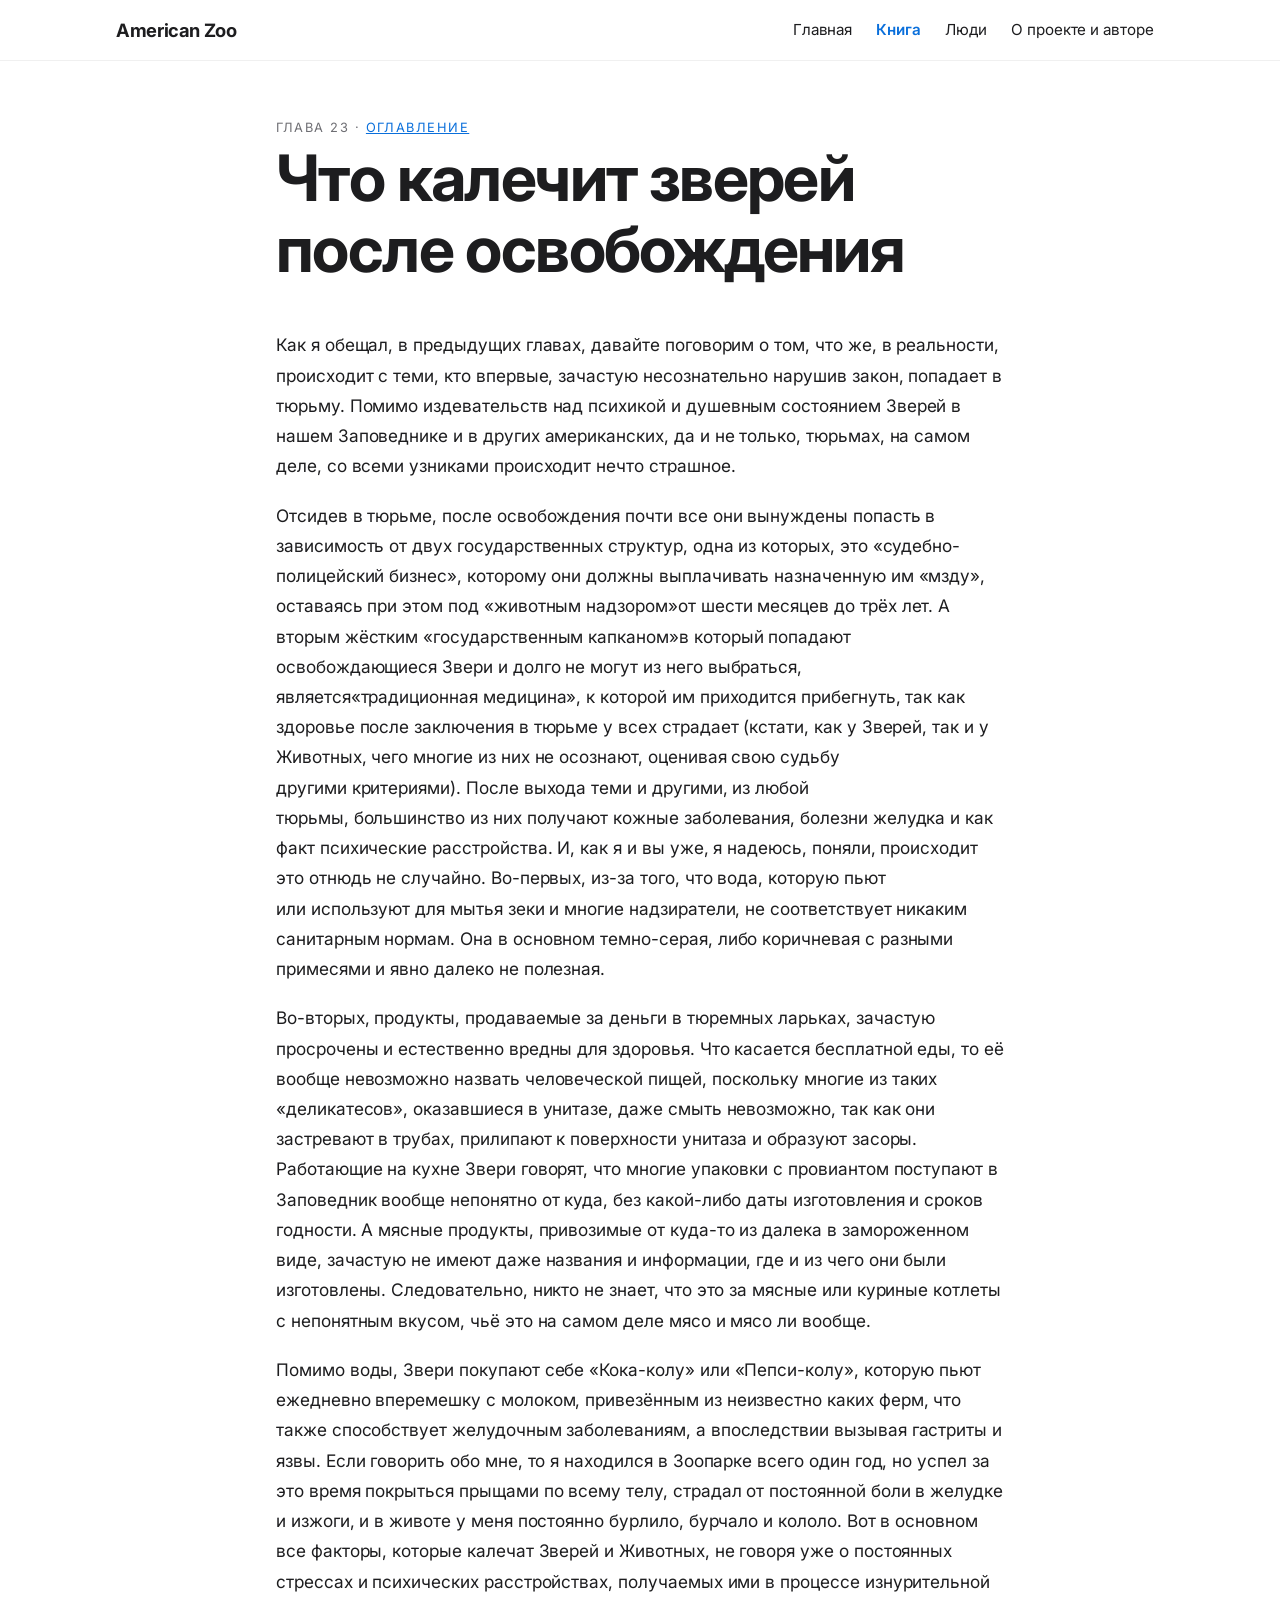
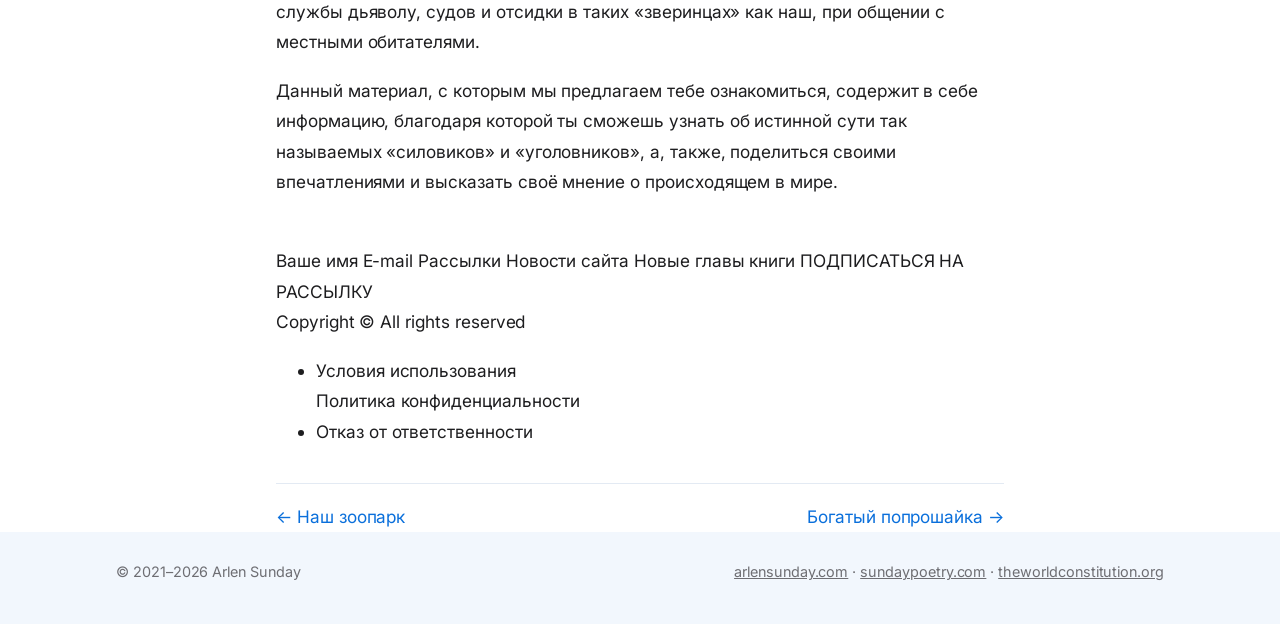
<file: ch/chto-kalechit-zverej-posle-osvobozhdeniya.html>
<!doctype html>
<html lang="ru">
<head>
<meta charset="utf-8">
<meta name="viewport" content="width=device-width, initial-scale=1">
<title>Что калечит зверей после освобождения — Американский зоопарк</title>
<meta name="description" content=" Как я обещал, в предыдущих главах, давайте поговорим о том, что же, в реальности, происходит с теми, кто впервые, зачастую несознательно нарушив зако">
<link rel="preconnect" href="https://fonts.googleapis.com">
<link rel="preconnect" href="https://fonts.gstatic.com" crossorigin>
<link href="https://fonts.googleapis.com/css2?family=Inter:wght@400;500;600;700&display=swap&subset=cyrillic" rel="stylesheet">
<link rel="stylesheet" href="../assets/style.css">
</head>
<body>
<header class="site-head">
  <div class="wrap-wide">
    <a class="brand" href="../index.html">American Zoo</a>
    <button class="nav-toggle" aria-expanded="false" aria-controls="nav">Меню</button>
    <nav class="nav" id="nav">
      <a href="../index.html">Главная</a>
      <a href="../book.html" aria-current="page">Книга</a>
      <a href="../people.html">Люди</a>
      <a href="../about.html">О проекте и авторе</a>
    </nav>
  </div>
</header>
<main class="wrap">
  <div class="page-head"><div class="kicker">Глава 23 · <a href="../book.html">Оглавление</a></div><h1>Что калечит зверей после освобождения</h1></div>
  <div class="chapter">
<p>Как я обещал, в предыдущих главах, давайте поговорим о том, что же, в реальности, происходит с теми, кто впервые, зачастую несознательно нарушив закон, попадает в тюрьму. Помимо издевательств над психикой и душевным состоянием Зверей в нашем Заповеднике и в других американских, да и не только, тюрьмах, на самом деле, со всеми узниками происходит нечто страшное.</p>
<p>Отсидев в тюрьме, после освобождения почти все они вынуждены попасть в зависимость от двух государственных структур, одна из которых, это «судебно-полицейский бизнес», которому они должны выплачивать назначенную им «мзду», оставаясь при этом под «животным надзором»от шести месяцев до трёх лет. А вторым жёстким «государственным капканом»в который попадают освобождающиеся Звери и долго не могут из него выбраться, является«традиционная медицина», к которой им приходится прибегнуть, так как здоровье после заключения в тюрьме у всех страдает (кстати, как у Зверей, так и у Животных, чего многие из них не осознают, оценивая свою судьбу другими критериями). После выходa теми и другими, из любой тюрьмы, большинство из них получают кожные заболевания, болезни желудка и как факт психические расстройства. И, как я и вы уже, я надеюсь, поняли, происходит это отнюдь не случайно. Во-первых, из-за того, что вода, которую пьют или используют для мытья зеки и многие надзиратели, не соответствует никаким санитарным нормам. Она в основном темно-серая, либо коричневая с разными примесями и явно далеко не полезная.</p>
<p>Во-вторых, продукты, продаваемые за деньги в тюремных ларьках, зачастую просрочены и естественно вредны для здоровья. Что касается бесплатной еды, то её вообще невозможно назвать человеческой пищей, поскольку многие из таких «деликатесов», оказавшиеся в унитазе, даже смыть невозможно, так как они застревают в трубах, прилипают к поверхности унитаза и образуют засоры. Работающие на кухне Звери говорят, что многие упаковки с провиантом поступают в Заповедник вообще непонятно от куда, без какой-либо даты изготовления и сроков годности. А мясные продукты, привозимые от куда-то из далека в замороженном виде, зачастую не имеют даже названия и информации, где и из чего они были изготовлены. Следовательно, никто не знает, что это за мясные или куриные котлеты с непонятным вкусом, чьё это на самом деле мясо и мясо ли вообще.</p>
<p>Помимо воды, Звери покупают себе «Кока-колу» или «Пепси-колу», которую пьют ежедневно вперемешку с молоком, привезённым из неизвестно каких ферм, что также способствует желудочным заболеваниям, а впоследствии вызывая гастриты и язвы. Если говорить обо мне, то я находился в Зоопарке всего один год, но успел за это время покрыться прыщами по всему телу, страдал от постоянной боли в желудке и изжоги, и в животе у меня постоянно бурлило, бурчало и кололо. Вот в основном все факторы, которые калечат Зверей и Животных, не говоря уже о постоянных стрессах и психических расстройствах, получаемых ими в процессе изнурительной службы дьяволу, судов и отсидки в таких «зверинцах» как наш, при общении с местными обитателями.</p>
		
	
    
   
    
        
            
                
                    
                        
                            
                                
                            
                            
                            
                                
                                    <p>Данный материал, с которым мы предлагаем тебе ознакомиться, содержит в себе информацию, благодаря которой ты сможешь узнать об истинной сути так называемых «силовиков» и «уголовников», а, также, поделиться своими впечатлениями и высказать своё мнение о происходящем в мире.</p>
                                
                            
                            
                            
                                <i></i>
                                <i></i>
                                <i></i>
                            
                        
                    
                
                
                
                    
    
    <br>
    
        Ваше имя
        
            
            
        
    

    
        E-mail
        
            
            
        
    

    
        Рассылки
        
            
    
        
            
            Новости сайта        
    
    
        
            
            Новые главы книги        
    

            
        
    

    
        
            ПОДПИСАТЬСЯ НА РАССЫЛКУ
        
    

    
    

	

                    
                
            
        
    
    
    
        
            
                
                    
                        
                            <p>
                                Copyright &copy; All rights reserved
                            </p>
                        
                    
                
                    
                        
                            <ul>                             
                                <li>Условия использования</li>
                                Политика конфиденциальности</li>
                                <li>Отказ от ответственности</li>
                            </ul>
                        
                    
                
            
        
    

	
		
        
		
        
        
	    
        
		
        
        
        
        
		
        
		
        
        
        
        
		
        
        
		
        
        
        
        
        
        
		
        
        
         
    


    
</html
  </div>
  <nav class="pn"><a href="nash-zoopark.html">← Наш зоопарк</a><a href="bogatyij-poproshajka.html">Богатый попрошайка →</a></nav>
</main>
<footer class="site-foot">
  <div class="wrap-wide">
    <span>© 2021–2026 Arlen Sunday</span>
    <span><a href="https://arlensunday.com">arlensunday.com</a> · <a href="https://sundaypoetry.com">sundaypoetry.com</a> · <a href="https://theworldconstitution.org">theworldconstitution.org</a></span>
  </div>
</footer>
<script>
(function(){var b=document.querySelector('.nav-toggle'),n=document.querySelector('.nav');if(b&&n)b.addEventListener('click',function(){b.setAttribute('aria-expanded',n.classList.toggle('open')?'true':'false')});})();
</script>
</body>
</html>
</file>
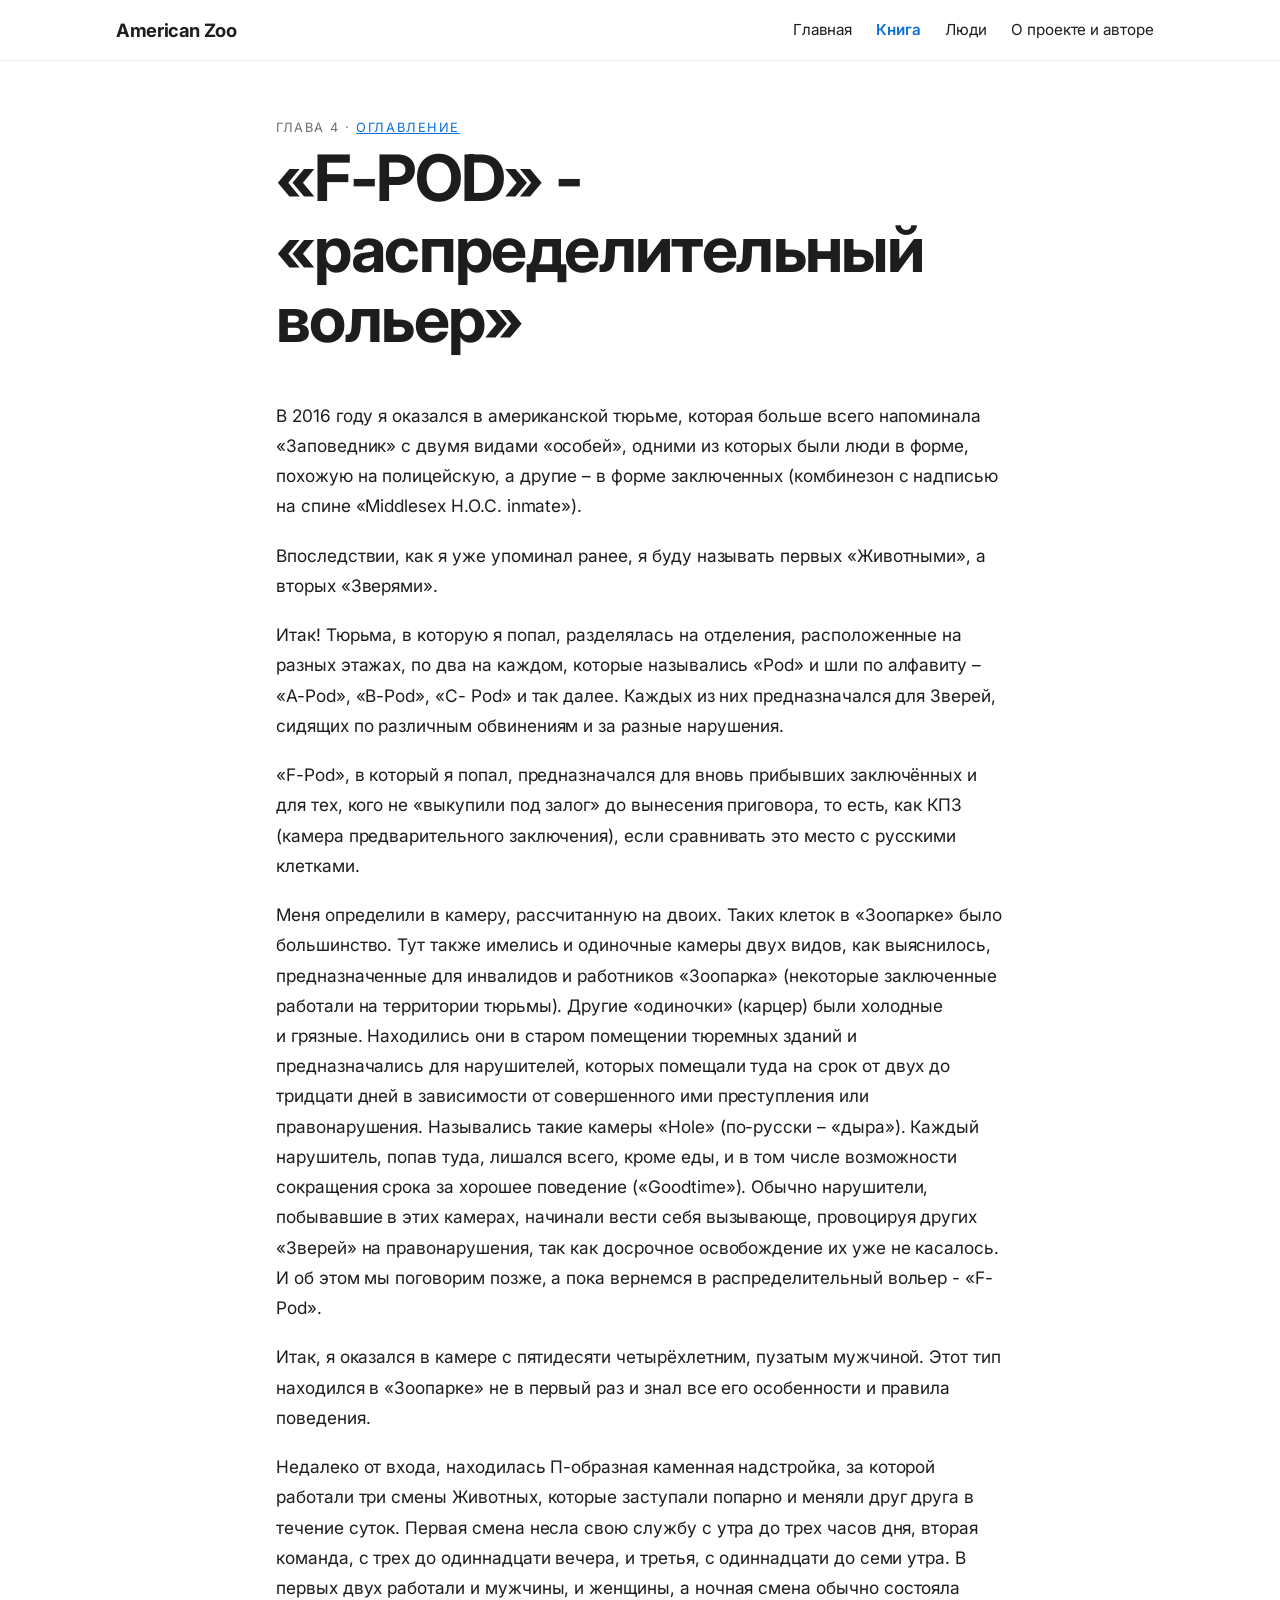
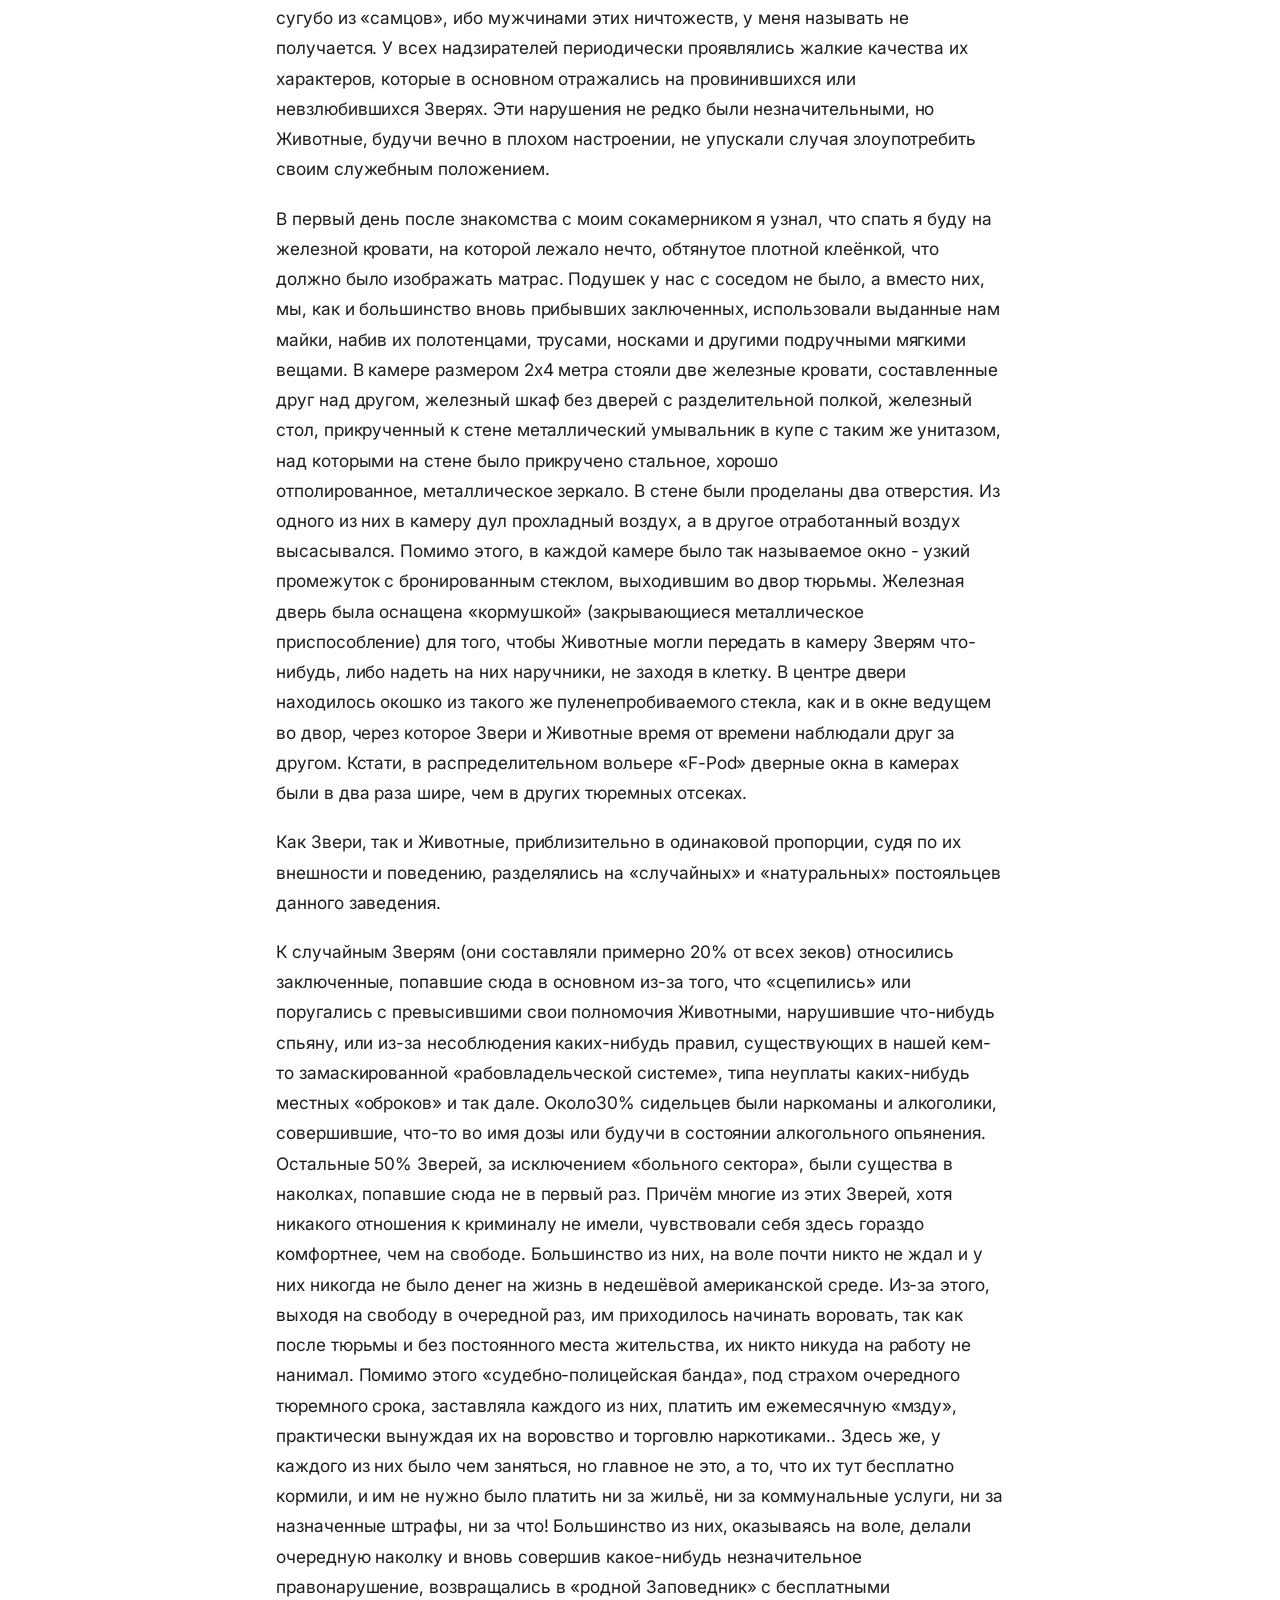
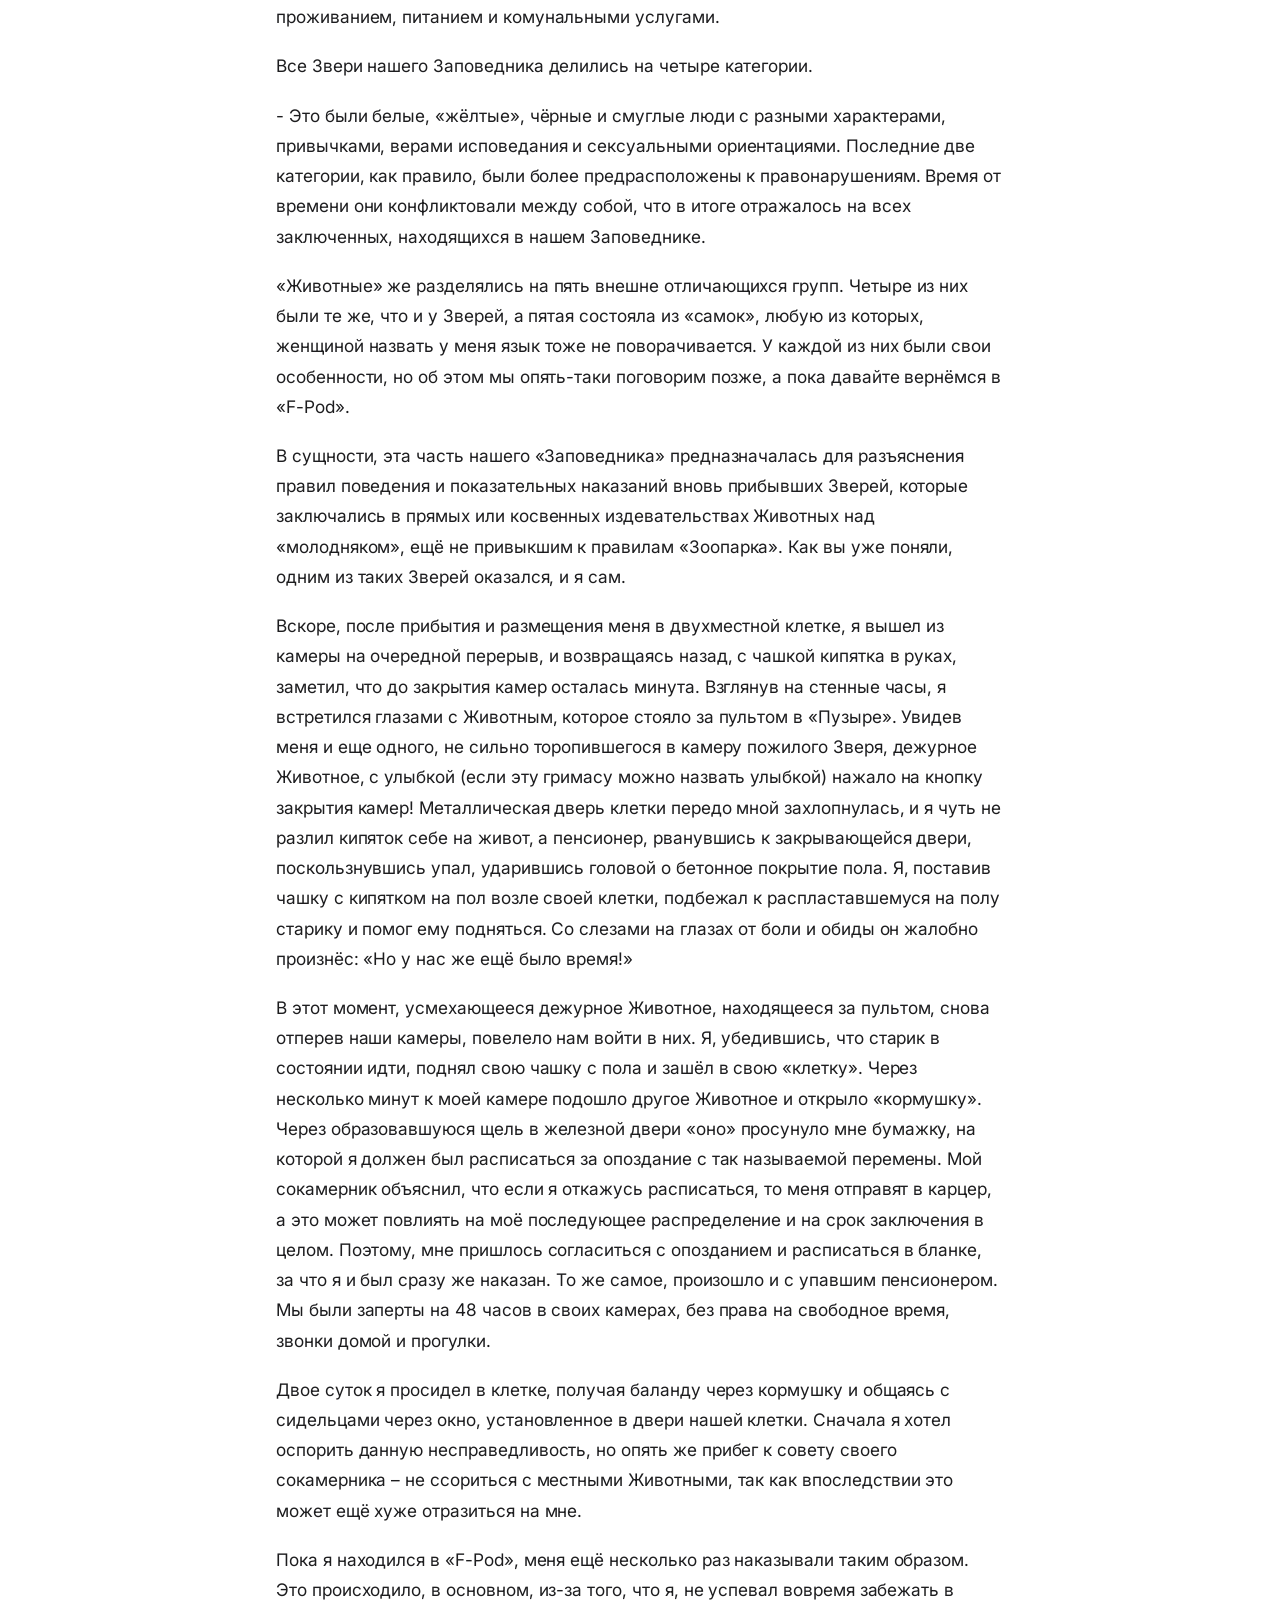
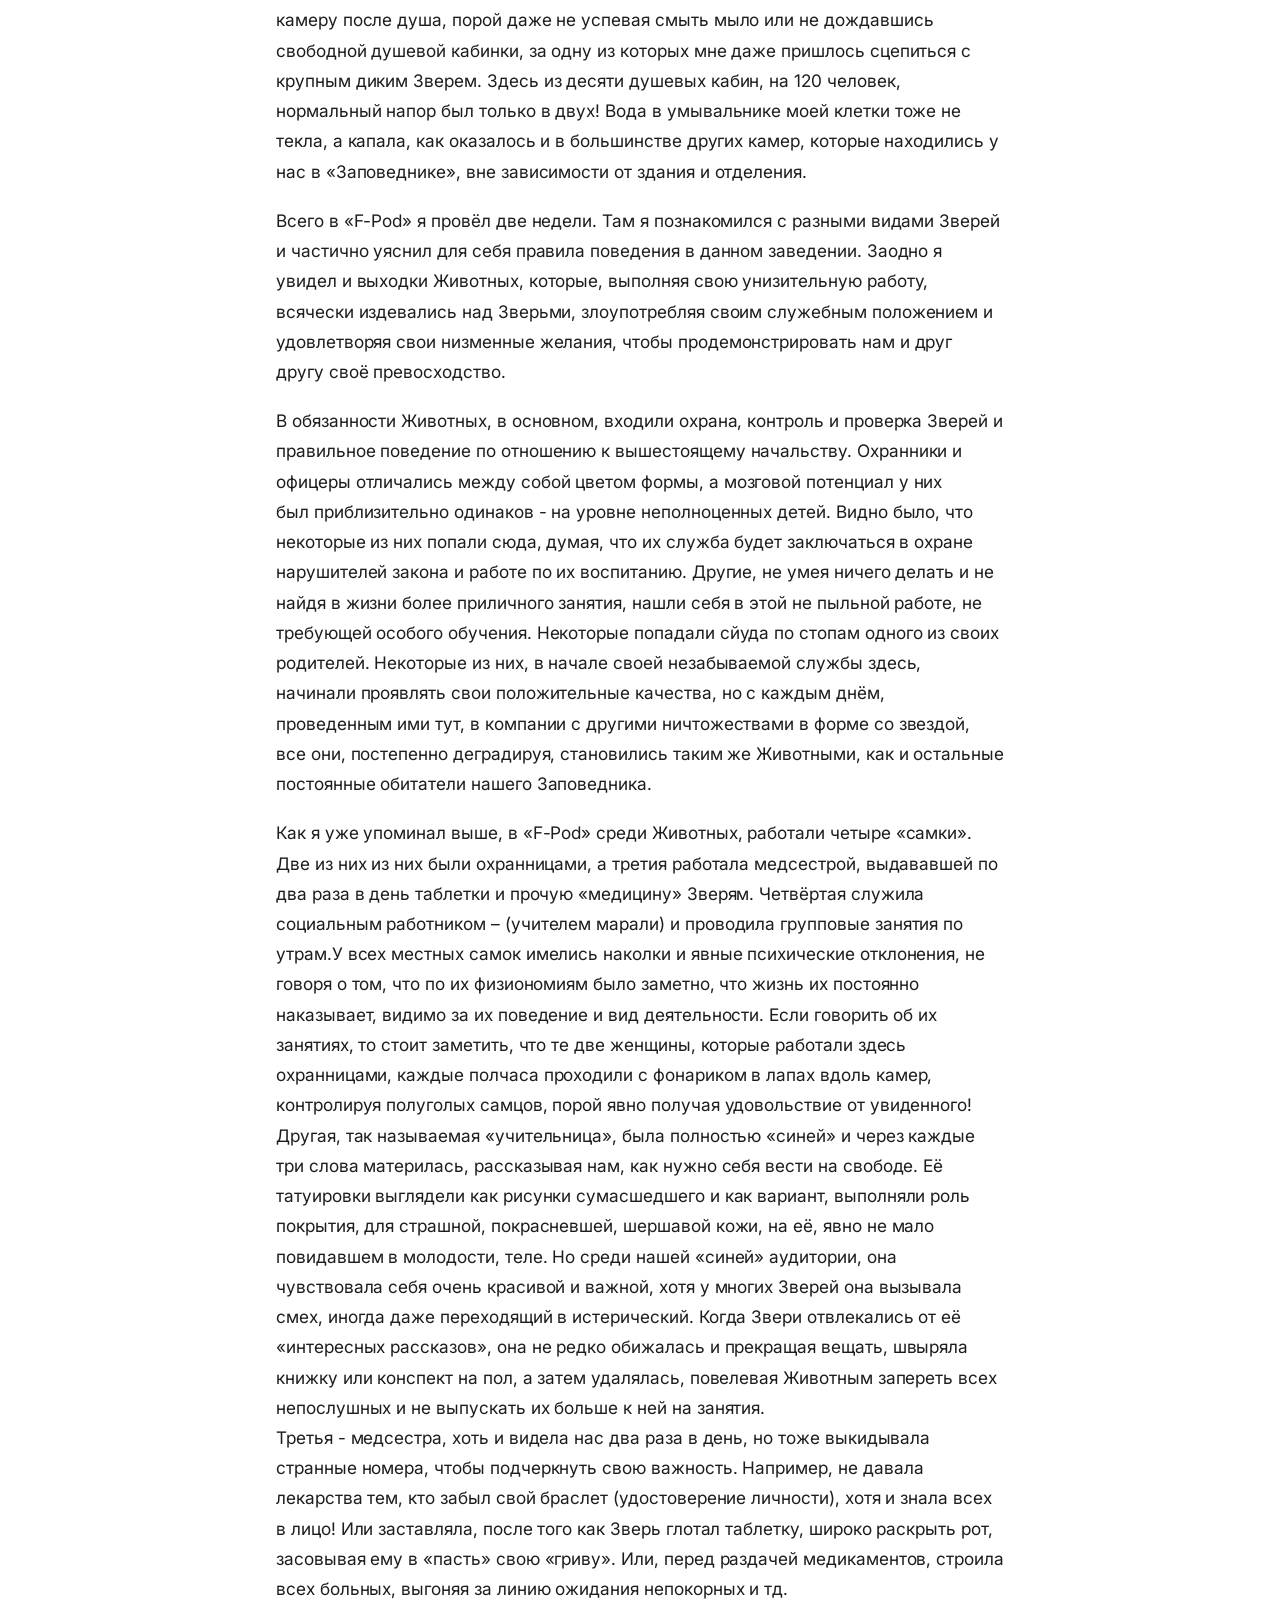
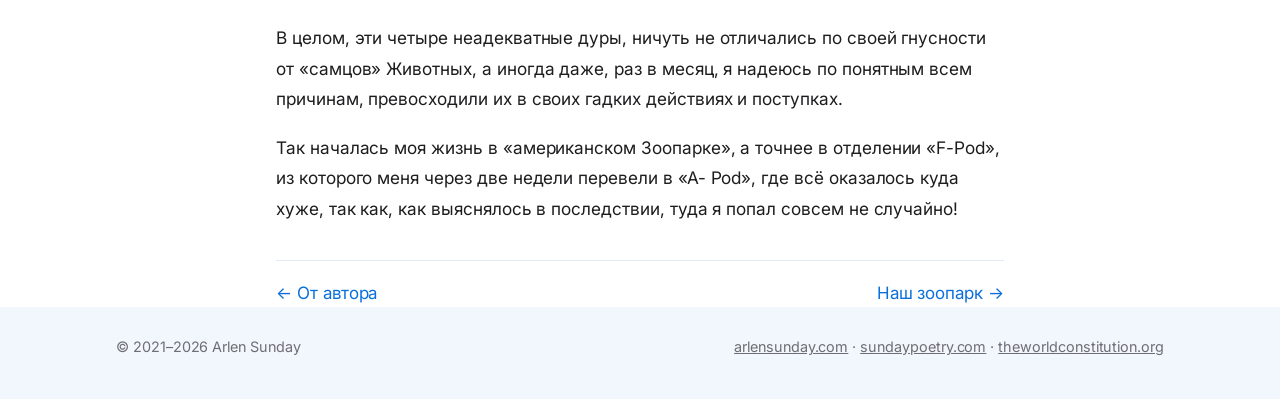
<file: ch/f-pod-raspredelitelnyij-voler.html>
<!doctype html>
<html lang="ru">
<head>
<meta charset="utf-8">
<meta name="viewport" content="width=device-width, initial-scale=1">
<title>«F-POD» - «распределительный вольер» — Американский зоопарк</title>
<meta name="description" content=" В 2016 году я оказался в американской тюрьме, которая больше всего напоминала «Заповедник» с двумя видами «особей», одними из которых были люди в фор">
<link rel="preconnect" href="https://fonts.googleapis.com">
<link rel="preconnect" href="https://fonts.gstatic.com" crossorigin>
<link href="https://fonts.googleapis.com/css2?family=Inter:wght@400;500;600;700&display=swap&subset=cyrillic" rel="stylesheet">
<link rel="stylesheet" href="../assets/style.css">
</head>
<body>
<header class="site-head">
  <div class="wrap-wide">
    <a class="brand" href="../index.html">American Zoo</a>
    <button class="nav-toggle" aria-expanded="false" aria-controls="nav">Меню</button>
    <nav class="nav" id="nav">
      <a href="../index.html">Главная</a>
      <a href="../book.html" aria-current="page">Книга</a>
      <a href="../people.html">Люди</a>
      <a href="../about.html">О проекте и авторе</a>
    </nav>
  </div>
</header>
<main class="wrap">
  <div class="page-head"><div class="kicker">Глава 4 · <a href="../book.html">Оглавление</a></div><h1>«F-POD» - «распределительный вольер»</h1></div>
  <div class="chapter">
<p>В 2016 году я оказался в американской тюрьме, которая больше всего напоминала «Заповедник» с двумя видами «особей», одними из которых были люди в форме, похожую на полицейскую, а другие – в форме заключенных (комбинезон с надписью на спине «Middlesex H.O.C. inmate»).</p>
<p>Впоследствии, как я уже упоминал ранее, я буду называть первых «Животными», а вторых «Зверями».</p>
<p>Итак! Тюрьма, в которую я попал, разделялась на отделения, расположенные на разных этажах, по два на каждом, которые назывались «Pod» и шли по алфавиту – «A-Pod», «B-Pod», «C- Pod» и так далее. Каждых из них предназначался для Зверей, сидящих по различным обвинениям и за разные нарушения.</p>
<p>«F-Pod», в который я попал, предназначался для вновь прибывших заключённых и для тех, кого не «выкупили под залог» до вынесения приговора, то есть, как КПЗ (камера предварительного заключения), если сравнивать это место с русскими клетками.</p>
<p>Меня определили в камеру, рассчитанную на двоих. Таких клеток в «Зоопарке» было большинство. Тут также имелись и одиночные камеры двух видов, как выяснилось, предназначенные для инвалидов и работников «Зоопарка» (некоторые заключенные работали на территории тюрьмы). Другие «одиночки» (карцер) были холодные и грязные. Находились они в старом помещении тюремных зданий и предназначались для нарушителей, которых помещали туда на срок от двух до тридцати дней в зависимости от совершенного ими преступления или правонарушения. Назывались такие камеры «Hole» (по-русски – «дыра»). Каждый нарушитель, попав туда, лишался всего, кроме еды, и в том числе возможности сокращения срока за хорошее поведение («Goodtime»). Обычно нарушители, побывавшие в этих камерах, начинали вести себя вызывающе, провоцируя других «Зверей» на правонарушения, так как досрочное освобождение их уже не касалось. И об этом мы поговорим позже, а пока вернемся в распределительный вольер - «F-Pod».</p>
<p>Итак, я оказался в камере с пятидесяти четырёхлетним, пузатым мужчиной. Этот тип находился в «Зоопарке» не в первый раз и знал все его особенности и правила поведения.</p>
<p>Недалеко от входа, находилась П-образная каменная надстройка, за которой работали три смены Животных, которые заступали попарно и меняли друг друга в течение суток. Первая смена несла свою службу с утра до трех часов дня, вторая команда, с трех до одиннадцати вечера, и третья, с одиннадцати до семи утра. В первых двух работали и мужчины, и женщины, а ночная смена обычно состояла сугубо из «самцов», ибо мужчинами этих ничтожеств, у меня называть не получается. У всех надзирателей периодически проявлялись жалкие качества их характеров, которые в основном отражались на провинившихся или невзлюбившихся Зверях. Эти нарушения не редко были незначительными, но Животные, будучи вечно в плохом настроении, не упускали случая злоупотребить своим служебным положением.</p>
<p>В первый день после знакомства с моим сокамерником я узнал, что спать я буду на железной кровати, на которой лежало нечто, обтянутое плотной клеёнкой, что должно было изображать матрас. Подушек у нас с соседом не было, а вместо них, мы, как и большинство вновь прибывших заключенных, использовали выданные нам майки, набив их полотенцами, трусами, носками и другими подручными мягкими вещами. В камере размером 2х4 метра стояли две железные кровати, составленные друг над другом, железный шкаф без дверей с разделительной полкой, железный стол, прикрученный к стене металлический умывальник в купе с таким же унитазом, над которыми на стене было прикручено стальное, хорошо отполированное, металлическое зеркало. В стене были проделаны два отверстия. Из одного из них в камеру дул прохладный воздух, а в другое отработанный воздух высасывался. Помимо этого, в каждой камере было так называемое окно - узкий промежуток с бронированным стеклом, выходившим во двор тюрьмы. Железная дверь была оснащена «кормушкой» (закрывающиеся металлическое приспособление) для того, чтобы Животные могли передать в камеру Зверям что-нибудь, либо надеть на них наручники, не заходя в клетку. В центре двери находилось окошко из такого же пуленепробиваемого стекла, как и в окне ведущем во двор, через которое Звери и Животные время от времени наблюдали друг за другом. Кстати, в распределительном вольере «F-Pod» дверные окна в камерах были в два раза шире, чем в других тюремных отсеках.</p>
<p>Как Звери, так и Животные, приблизительно в одинаковой пропорции, судя по их внешности и поведению, разделялись на «случайных» и «натуральных» постояльцев данного заведения.</p>
<p>К случайным Зверям (они составляли примерно 20% от всех зеков) относились заключенные, попавшие сюда в основном из-за того, что «сцепились» или поругались с превысившими свои полномочия Животными, нарушившие что-нибудь спьяну, или из-за несоблюдения каких-нибудь правил, существующих в нашей кем-то замаскированной «рабовладельческой системе», типа неуплаты каких-нибудь местных «оброков» и так дале. Около30% сидельцев были наркоманы и алкоголики, совершившие, что-то во имя дозы или будучи в состоянии алкогольного опьянения. Остальные 50% Зверей, за исключением «больного сектора», были существа в наколках, попавшие сюда не в первый раз. Причём многие из этих Зверей, хотя никакого отношения к криминалу не имели, чувствовали себя здесь гораздо комфортнее, чем на свободе. Большинство из них, на воле почти никто не ждал и у них никогда не было денег на жизнь в недешёвой американской среде. Из-за этого, выходя на свободу в очередной раз, им приходилось начинать воровать, так как после тюрьмы и без постоянного места жительства, их никто никуда на работу не нанимал. Помимо этого «судебно-полицейская банда», под страхом очередного тюремного срока, заставляла каждого из них, платить им ежемесячную «мзду», практически вынуждая их на воровство и торговлю наркотиками.. Здесь же, у каждого из них было чем заняться, но главное не это, а то, что их тут бесплатно кормили, и им не нужно было платить ни за жильё, ни за коммунальные услуги, ни за назначенные штрафы, ни за что! Большинство из них, оказываясь на воле, делали очередную наколку и вновь совершив какое-нибудь незначительное правонарушение, возвращались в «родной Заповедник» с бесплатными проживанием, питанием и комунальными услугами.</p>
<p>Все Звери нашего Заповедника делились на четыре категории.</p>
<p>- Это были белые, «жёлтые», чёрные и смуглые люди с разными характерами, привычками, верами исповедания и сексуальными ориентациями. Последние две категории, как правило, были более предрасположены к правонарушениям. Время от времени они конфликтовали между собой, что в итоге отражалось на всех заключенных, находящихся в нашем Заповеднике.</p>
<p>«Животные» же разделялись на пять внешне отличающихся групп. Четыре из них были те же, что и у Зверей, а пятая состояла из «самок», любую из которых, женщиной назвать у меня язык тоже не поворачивается. У каждой из них были свои особенности, но об этом мы опять-таки поговорим позже, а пока давайте вернёмся в «F-Pod».</p>
<p>В сущности, эта часть нашего «Заповедника» предназначалась для разъяснения правил поведения и показательных наказаний вновь прибывших Зверей, которые заключались в прямых или косвенных издевательствах Животных над «молодняком», ещё не привыкшим к правилам «Зоопарка». Как вы уже поняли, одним из таких Зверей оказался, и я сам.</p>
<p>Вскоре, после прибытия и размещения меня в двухместной клетке, я вышел из камеры на очередной перерыв, и возвращаясь назад, с чашкой кипятка в руках, заметил, что до закрытия камер осталась минута. Взглянув на стенные часы, я встретился глазами с Животным, которое стояло за пультом в «Пузыре». Увидев меня и еще одного, не сильно торопившегося в камеру пожилого Зверя, дежурное Животное, с улыбкой (если эту гримасу можно назвать улыбкой) нажало на кнопку закрытия камер! Металлическая дверь клетки передо мной захлопнулась, и я чуть не разлил кипяток себе на живот, а пенсионер, рванувшись к закрывающейся двери, поскользнувшись упал, ударившись головой о бетонное покрытие пола. Я, поставив чашку с кипятком на пол возле своей клетки, подбежал к распластавшемуся на полу старику и помог ему подняться. Со слезами на глазах от боли и обиды он жалобно произнёс: «Но у нас же ещё было время!»</p>
<p>В этот момент, усмехающееся дежурное Животное, находящееся за пультом, снова отперев наши камеры, повелело нам войти в них. Я, убедившись, что старик в состоянии идти, поднял свою чашку с пола и зашёл в свою «клетку». Через несколько минут к моей камере подошло другое Животное и открыло «кормушку». Через образовавшуюся щель в железной двери «оно» просунуло мне бумажку, на которой я должен был расписаться за опоздание с так называемой перемены. Мой сокамерник объяснил, что если я откажусь расписаться, то меня отправят в карцер, а это может повлиять на моё последующее распределение и на срок заключения в целом. Поэтому, мне пришлось согласиться с опозданием и расписаться в бланке, за что я и был сразу же наказан. То же самое, произошло и с упавшим пенсионером. Мы были заперты на 48 часов в своих камерах, без права на свободное время, звонки домой и прогулки.</p>
<p>Двое суток я просидел в клетке, получая баланду через кормушку и общаясь с сидельцами через окно, установленное в двери нашей клетки. Сначала я хотел оспорить данную несправедливость, но опять же прибег к совету своего сокамерника – не ссориться с местными Животными, так как впоследствии это может ещё хуже отразиться на мне.</p>
<p>Пока я находился в «F-Pod», меня ещё несколько раз наказывали таким образом. Это происходило, в основном, из-за того, что я, не успевал вовремя забежать в камеру после душа, порой даже не успевая смыть мыло или не дождавшись свободной душевой кабинки, за одну из которых мне даже пришлось сцепиться с крупным диким Зверем. Здесь из десяти душевых кабин, на 120 человек, нормальный напор был только в двух! Вода в умывальнике моей клетки тоже не текла, а капала, как оказалось и в большинстве других камер, которые находились у нас в «Заповеднике», вне зависимости от здания и отделения.</p>
<p>Всего в «F-Pod» я провёл две недели. Там я познакомился с разными видами Зверей и частично уяснил для себя правила поведения в данном заведении. Заодно я увидел и выходки Животных, которые, выполняя свою унизительную работу, всячески издевались над Зверьми, злоупотребляя своим служебным положением и удовлетворяя свои низменные желания, чтобы продемонстрировать нам и друг другу своё превосходство.</p>
<p>В обязанности Животных, в основном, входили охрана, контроль и проверка Зверей и правильное поведение по отношению к вышестоящему начальству. Охранники и офицеры отличались между собой цветом формы, а мозговой потенциал у них был приблизительно одинаков - на уровне неполноценных детей. Видно было, что некоторые из них попали сюда, думая, что их служба будет заключаться в охране нарушителей закона и работе по их воспитанию. Другие, не умея ничего делать и не найдя в жизни более приличного занятия, нашли себя в этой не пыльной работе, не требующей особого обучения. Некоторые попадали сйуда по стопам одного из своих родителей. Некоторые из них, в начале своей незабываемой службы здесь, начинали проявлять свои положительные качества, но с каждым днём, проведенным ими тут, в компании с другими ничтожествами в форме со звездой, все они, постепенно деградируя, становились таким же Животными, как и остальные постоянные обитатели нашего Заповедника.</p>
<p>Как я уже упоминал выше, в «F-Pod» среди Животных, работали четыре «самки». Две из них из них были охранницами, а третия работала медсестрой, выдававшей по два раза в день таблетки и прочую «медицину» Зверям. Четвёртая служила социальным работником – (учителем марали) и проводила групповые занятия по утрам.У всех местных самок имелись наколки и явные психические отклонения, не говоря о том, что по их физиономиям было заметно, что жизнь их постоянно наказывает, видимо за их поведение и вид деятельности. Если говорить об их занятиях, то стоит заметить, что те две женщины, которые работали здесь охранницами, каждые полчаса проходили с фонариком в лапах вдоль камер, контролируя полуголых самцов, порой явно получая удовольствие от увиденного! Другая, так называемая «учительница», была полностью «синей» и через каждые три слова материлась, рассказывая нам, как нужно себя вести на свободе. Её татуировки выглядели как рисунки сумасшедшего и как вариант, выполняли роль покрытия, для страшной, покрасневшей, шершавой кожи, на её, явно не мало повидавшем в молодости, теле. Но среди нашей «синей» аудитории, она чувствовала себя очень красивой и важной, хотя у многих Зверей она вызывала смех, иногда даже переходящий в истерический. Когда Звери отвлекались от её «интересных рассказов», она не редко обижалась и прекращая вещать, швыряла книжку или конспект на пол, а затем удалялась, повелевая Животным запереть всех непослушных и не выпускать их больше к ней на занятия.<br> Третья - медсестра, хоть и видела нас два раза в день, но тоже выкидывала странные номера, чтобы подчеркнуть свою важность. Например, не давала лекарства тем, кто забыл свой браслет (удостоверение личности), хотя и знала всех в лицо! Или заставляла, после того как Зверь глотал таблетку, широко раскрыть рот, засовывая ему в «пасть» свою «гриву». Или, перед раздачей медикаментов, строила всех больных, выгоняя за линию ожидания непокорных и тд.</p>
<p>В целом, эти четыре неадекватные дуры, ничуть не отличались по своей гнусности от «самцов» Животных, а иногда даже, раз в месяц, я надеюсь по понятным всем причинам, превосходили их в своих гадких действиях и поступках.</p>
<p>Так началась моя жизнь в «американском Зоопарке», а точнее в отделении «F-Pod», из которого меня через две недели перевели в «А- Роd», где всё оказалось куда хуже, так как, как выяснялось в последствии, туда я попал совсем не случайно!</p>
  </div>
  <nav class="pn"><a href="ot-avtora.html">← От автора</a><a href="nash-zoopark.html">Наш зоопарк →</a></nav>
</main>
<footer class="site-foot">
  <div class="wrap-wide">
    <span>© 2021–2026 Arlen Sunday</span>
    <span><a href="https://arlensunday.com">arlensunday.com</a> · <a href="https://sundaypoetry.com">sundaypoetry.com</a> · <a href="https://theworldconstitution.org">theworldconstitution.org</a></span>
  </div>
</footer>
<script>
(function(){var b=document.querySelector('.nav-toggle'),n=document.querySelector('.nav');if(b&&n)b.addEventListener('click',function(){b.setAttribute('aria-expanded',n.classList.toggle('open')?'true':'false')});})();
</script>
</body>
</html>
</file>
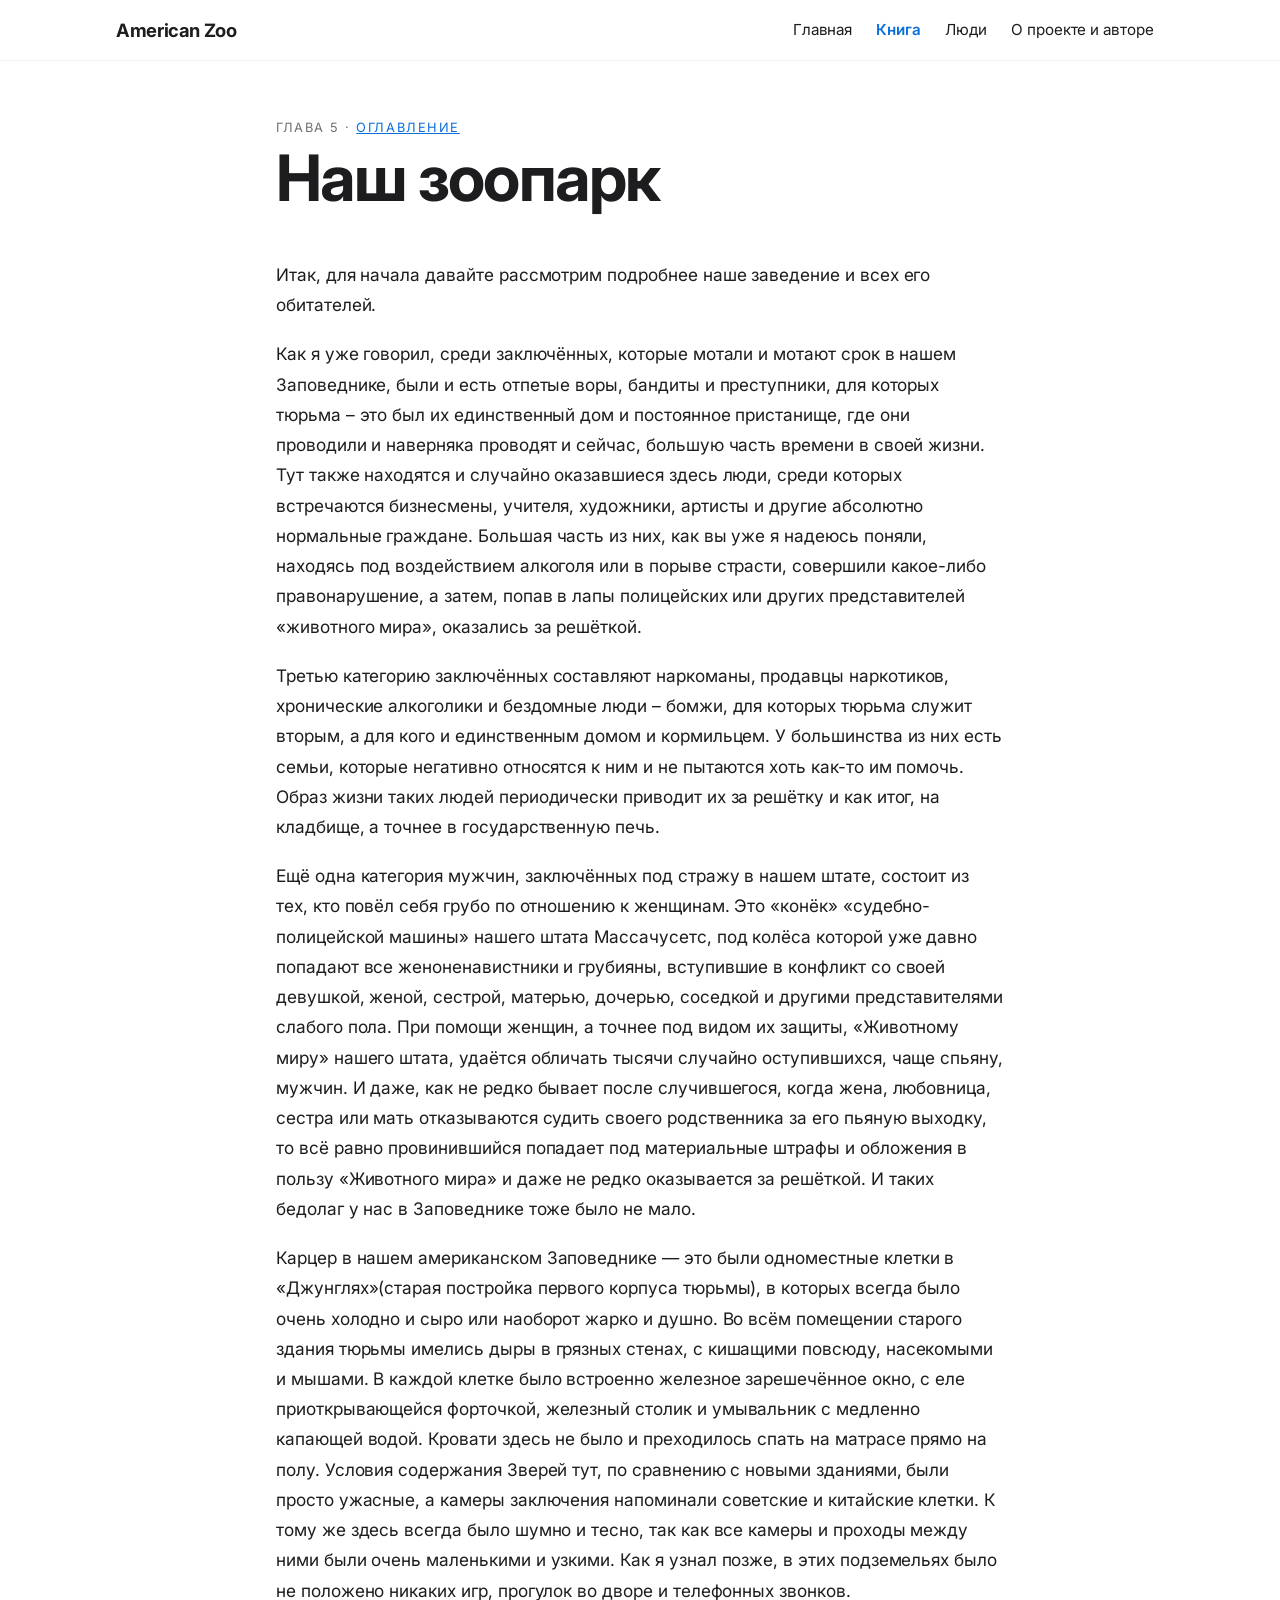
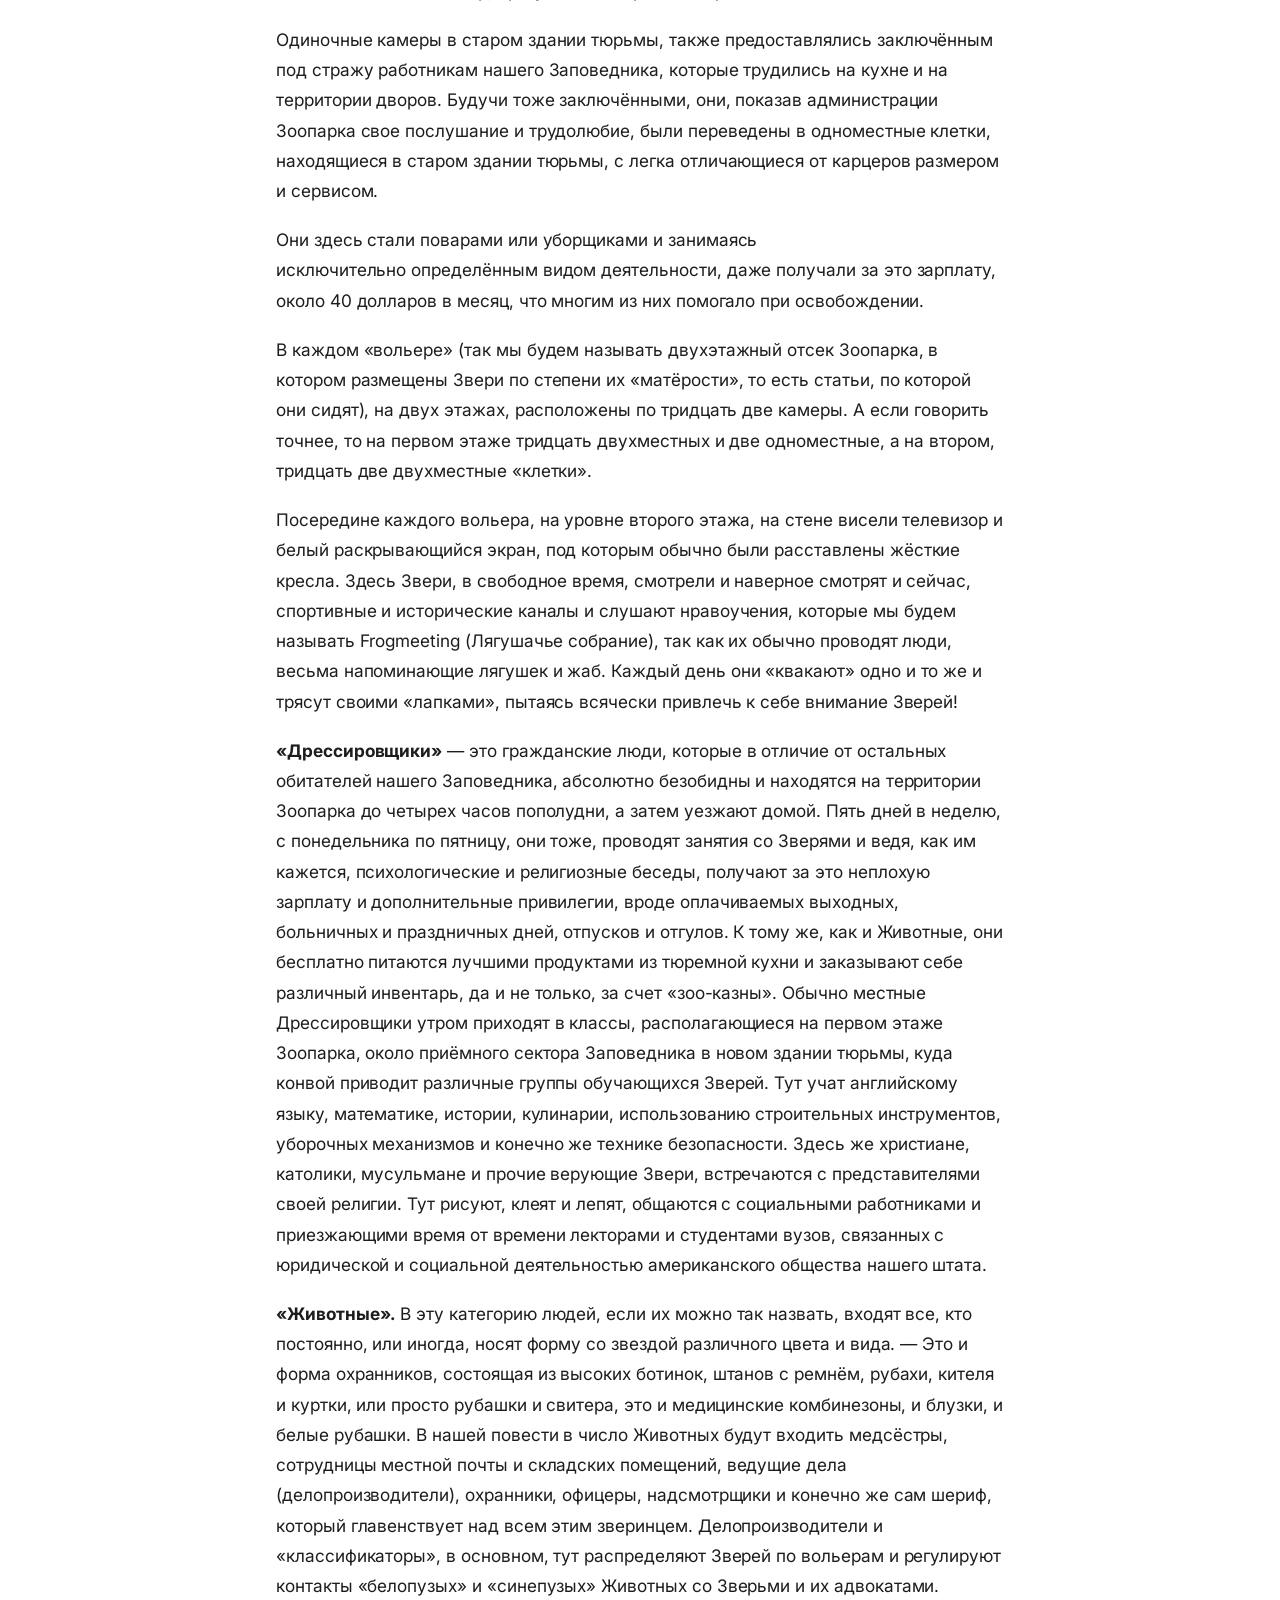
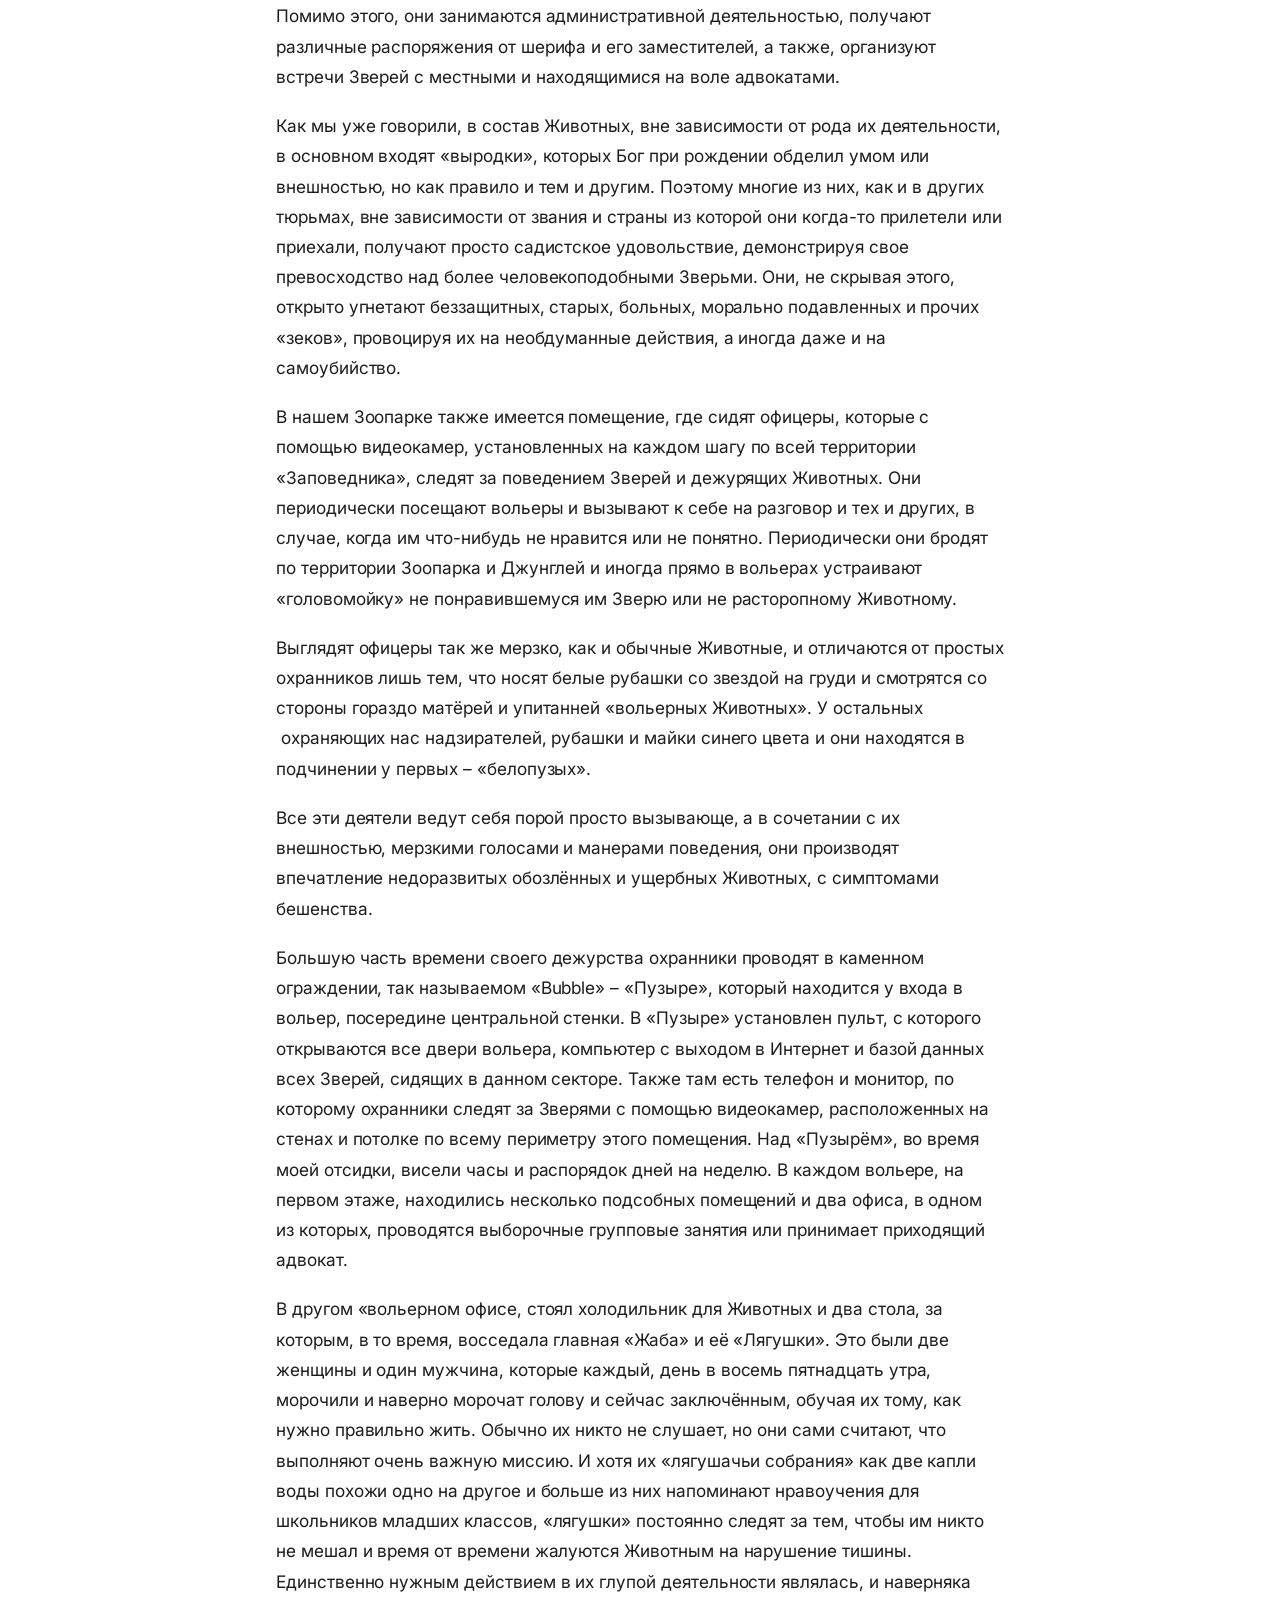
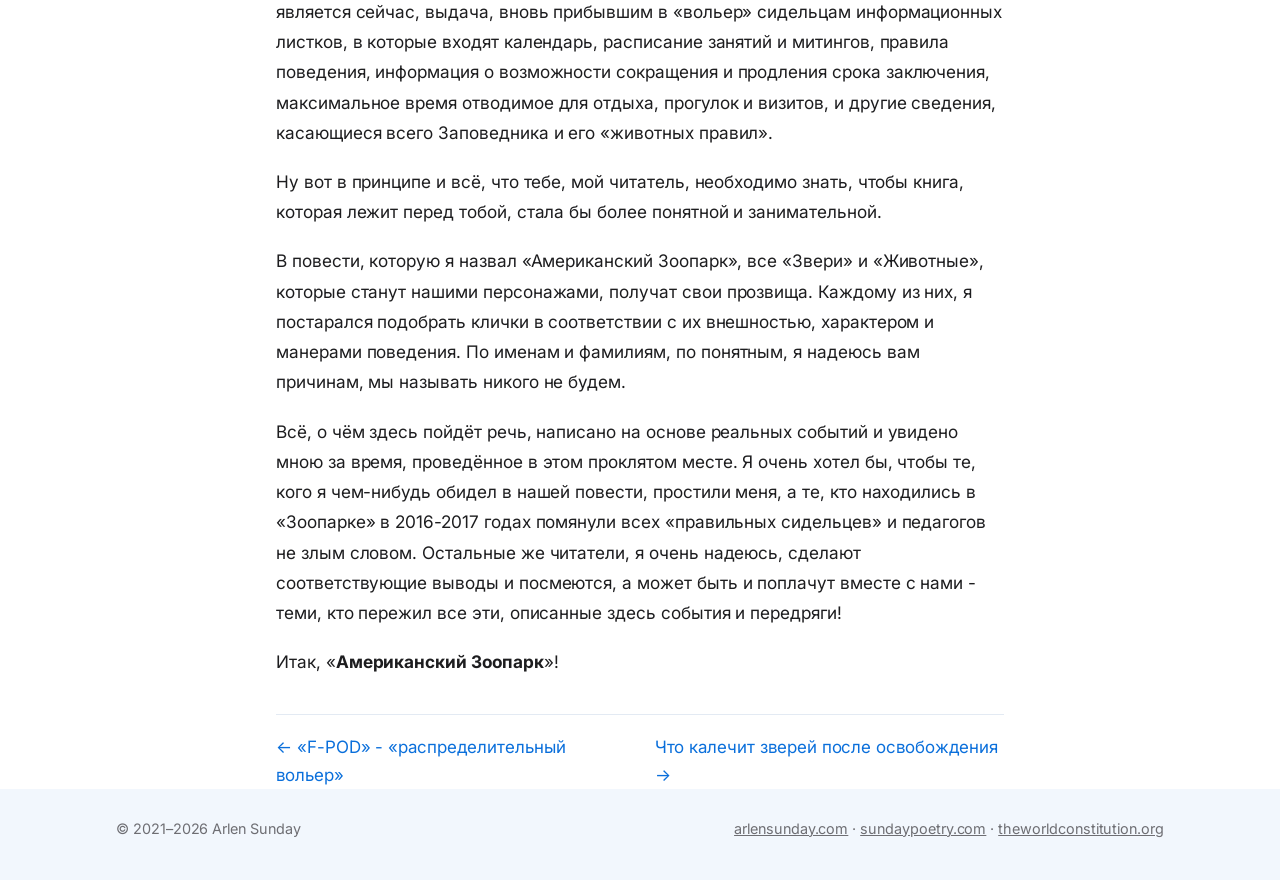
<file: ch/nash-zoopark.html>
<!doctype html>
<html lang="ru">
<head>
<meta charset="utf-8">
<meta name="viewport" content="width=device-width, initial-scale=1">
<title>Наш зоопарк — Американский зоопарк</title>
<meta name="description" content=" Итак, для начала давайте рассмотрим подробнее наше заведение и всех его обитателей. Как я уже говорил, среди заключённых, которые мотали и мотают сро">
<link rel="preconnect" href="https://fonts.googleapis.com">
<link rel="preconnect" href="https://fonts.gstatic.com" crossorigin>
<link href="https://fonts.googleapis.com/css2?family=Inter:wght@400;500;600;700&display=swap&subset=cyrillic" rel="stylesheet">
<link rel="stylesheet" href="../assets/style.css">
</head>
<body>
<header class="site-head">
  <div class="wrap-wide">
    <a class="brand" href="../index.html">American Zoo</a>
    <button class="nav-toggle" aria-expanded="false" aria-controls="nav">Меню</button>
    <nav class="nav" id="nav">
      <a href="../index.html">Главная</a>
      <a href="../book.html" aria-current="page">Книга</a>
      <a href="../people.html">Люди</a>
      <a href="../about.html">О проекте и авторе</a>
    </nav>
  </div>
</header>
<main class="wrap">
  <div class="page-head"><div class="kicker">Глава 5 · <a href="../book.html">Оглавление</a></div><h1>Наш зоопарк</h1></div>
  <div class="chapter">
<p>Итак, для начала давайте рассмотрим подробнее наше заведение и всех его обитателей.</p>
<p>Как я уже говорил, среди заключённых, которые мотали и мотают срок в нашем Заповеднике, были и есть отпетые воры, бандиты и преступники, для которых тюрьма – это был их единственный дом и постоянное пристанище, где они проводили и наверняка проводят и сейчас, большую часть времени в своей жизни. Тут также находятся и случайно оказавшиеся здесь люди, среди которых встречаются бизнесмены, учителя, художники, артисты и другие абсолютно нормальные граждане. Большая часть из них, как вы уже я надеюсь поняли, находясь под воздействием алкоголя или в порыве страсти, совершили какое-либо правонарушение, а затем, попав в лапы полицейских или других представителей «животного мира», оказались за решёткой.</p>
<p>Третью категорию заключённых составляют наркоманы, продавцы наркотиков, хронические алкоголики и бездомные люди – бомжи, для которых тюрьма служит вторым, а для кого и единственным домом и кормильцем. У большинства из них есть семьи, которые негативно относятся к ним и не пытаются хоть как-то им помочь. Образ жизни таких людей периодически приводит их за решётку и как итог, на кладбище, а точнее в государственную печь.</p>
<p>Ещё одна категория мужчин, заключённых под стражу в нашем штате, состоит из тех, кто повёл себя грубо по отношению к женщинам. Это «конёк» «судебно-полицейской машины» нашего штата Массачусетс, под колёса которой уже давно попадают все женоненавистники и грубияны, вступившие в конфликт со своей девушкой, женой, сестрой, матерью, дочерью, соседкой и другими представителями слабого пола. При помощи женщин, а точнее под видом их защиты, «Животному миру» нашего штата, удаётся обличать тысячи случайно оступившихся, чаще спьяну, мужчин. И даже, как не редко бывает после случившегося, когда жена, любовница, сестра или мать отказываются судить своего родственника за его пьяную выходку, то всё равно провинившийся попадает под материальные штрафы и обложения в пользу «Животного мира» и даже не редко оказывается за решёткой. И таких бедолаг у нас в Заповеднике тоже было не мало.</p>
<p>Карцер в нашем американском Заповеднике — это были одноместные клетки в «Джунглях»(старая постройка первого корпуса тюрьмы), в которых всегда было очень холодно и сыро или наоборот жарко и душно. Во всём помещении старого здания тюрьмы имелись дыры в грязных стенах, с кишащими повсюду, насекомыми и мышами. В каждой клетке было встроенно железное зарешечённое окно, с еле приоткрывающейся форточкой, железный столик и умывальник с медленно капающей водой. Кровати здесь не было и преходилось спать на матрасе прямо на полу. Условия содержания Зверей тут, по сравнению с новыми зданиями, были просто ужасные, а камеры заключения напоминали советские и китайские клетки. К тому же здесь всегда было шумно и тесно, так как все камеры и проходы между ними были очень маленькими и узкими. Как я узнал позже, в этих подземельях было не положено никаких игр, прогулок во дворе и телефонных звонков.</p>
<p>Одиночные камеры в старом здании тюрьмы, также предоставлялись заключённым под стражу работникам нашего Заповедника, которые трудились на кухне и на территории дворов. Будучи тоже заключёнными, они, показав администрации Зоопарка свое послушание и трудолюбие, были переведены в одноместные клетки, находящиеся в старом здании тюрьмы, с легка отличающиеся от карцеров размером и сервисом.</p>
<p>Они здесь стали поварами или уборщиками и занимаясь исключительно определённым видом деятельности, даже получали за это зарплату, около 40 долларов в месяц, что многим из них помогало при освобождении.</p>
<p>В каждом «вольере» (так мы будем называть двухэтажный отсек Зоопарка, в котором размещены Звери по степени их «матёрости», то есть статьи, по которой они сидят), на двух этажах, расположены по тридцать две камеры. А если говорить точнее, то на первом этаже тридцать двухместных и две одноместные, а на втором, тридцать две двухместные «клетки».</p>
<p>Посередине каждого вольера, на уровне второго этажа, на стене висели телевизор и белый раскрывающийся экран, под которым обычно были расставлены жёсткие кресла. Здесь Звери, в свободное время, смотрели и наверное смотрят и сейчас, спортивные и исторические каналы и слушают нравоучения, которые мы будем называть Frogmeeting (Лягушачье собрание), так как их обычно проводят люди, весьма напоминающие лягушек и жаб. Каждый день они «квакают» одно и то же и трясут своими «лапками», пытаясь всячески привлечь к себе внимание Зверей!</p>
<p><strong>«Дрессировщики»</strong> — это гражданские люди, которые в отличие от остальных обитателей нашего Заповедника, абсолютно безобидны и находятся на территории Зоопарка до четырех часов пополудни, а затем уезжают домой. Пять дней в неделю, с понедельника по пятницу, они тоже, проводят занятия со Зверями и ведя, как им кажется, психологические и религиозные беседы, получают за это неплохую зарплату и дополнительные привилегии, вроде оплачиваемых выходных, больничных и праздничных дней, отпусков и отгулов. К тому же, как и Животные, они бесплатно питаются лучшими продуктами из тюремной кухни и заказывают себе различный инвентарь, да и не только, за счет «зоо-казны». Обычно местные Дрессировщики утром приходят в классы, располагающиеся на первом этаже Зоопарка, около приёмного сектора Заповедника в новом здании тюрьмы, куда конвой приводит различные группы обучающихся Зверей. Тут учат английскому языку, математике, истории, кулинарии, использованию строительных инструментов, уборочных механизмов и конечно же технике безопасности. Здесь же христиане, католики, мусульмане и прочие верующие Звери, встречаются с представителями своей религии. Тут рисуют, клеят и лепят, общаются с социальными работниками и приезжающими время от времени лекторами и студентами вузов, связанных с юридической и социальной деятельностью американского общества нашего штата.</p>
<p><strong>«Животные».</strong> В эту категорию людей, если их можно так назвать, входят все, кто постоянно, или иногда, носят форму со звездой различного цвета и вида. — Это и форма охранников, состоящая из высоких ботинок, штанов с ремнём, рубахи, кителя и куртки, или просто рубашки и свитера, это и медицинские комбинезоны, и блузки, и белые рубашки. В нашей повести в число Животных будут входить медсёстры, сотрудницы местной почты и складских помещений, ведущие дела (делопроизводители), охранники, офицеры, надсмотрщики и конечно же сам шериф, который главенствует над всем этим зверинцем. Делопроизводители и «классификаторы», в основном, тут распределяют Зверей по вольерам и регулируют контакты «белопузых» и «синепузых» Животных со Зверьми и их адвокатами. Помимо этого, они занимаются административной деятельностью, получают различные распоряжения от шерифа и его заместителей, а также, организуют встречи Зверей с местными и находящимися на воле адвокатами.</p>
<p>Как мы уже говорили, в состав Животных, вне зависимости от рода их деятельности, в основном входят «выродки», которых Бог при рождении обделил умом или внешностью, но как правило и тем и другим. Поэтому многие из них, как и в других тюрьмах, вне зависимости от звания и страны из которой они когда-то прилетели или приехали, получают просто садистское удовольствие, демонстрируя свое превосходство над более человекоподобными Зверьми. Они, не скрывая этого, открыто угнетают беззащитных, старых, больных, морально подавленных и прочих «зеков», провоцируя их на необдуманные действия, а иногда даже и на самоубийство.</p>
<p>В нашем Зоопарке также имеется помещение, где сидят офицеры, которые с помощью видеокамер, установленных на каждом шагу по всей территории «Заповедника», следят за поведением Зверей и дежурящих Животных. Они периодически посещают вольеры и вызывают к себе на разговор и тех и других, в случае, когда им что-нибудь не нравится или не понятно. Периодически они бродят по территории Зоопарка и Джунглей и иногда прямо в вольерах устраивают «головомойку» не понравившемуся им Зверю или не расторопному Животному.</p>
<p>Выглядят офицеры так же мерзко, как и обычные Животные, и отличаются от простых охранников лишь тем, что носят белые рубашки со звездой на груди и смотрятся со стороны гораздо матёрей и упитанней «вольерных Животных». У остальных  охраняющих нас надзирателей, рубашки и майки синего цвета и они находятся в подчинении у первых – «белопузых».</p>
<p>Все эти деятели ведут себя порой просто вызывающе, а в сочетании с их внешностью, мерзкими голосами и манерами поведения, они производят впечатление недоразвитых обозлённых и ущербных Животных, с симптомами бешенства.</p>
<p>Большую часть времени своего дежурства охранники проводят в каменном ограждении, так называемом «Bubble» – «Пузыре», который находится у входа в вольер, посередине центральной стенки. В «Пузыре» установлен пульт, с которого открываются все двери вольера, компьютер с выходом в Интернет и базой данных всех Зверей, сидящих в данном секторе. Также там есть телефон и монитор, по которому охранники следят за Зверями с помощью видеокамер, расположенных на стенах и потолке по всему периметру этого помещения. Над «Пузырём», во время моей отсидки, висели часы и распорядок дней на неделю. В каждом вольере, на первом этаже, находились несколько подсобных помещений и два офиса, в одном из которых, проводятся выборочные групповые занятия или принимает приходящий адвокат.</p>
<p>В другом «вольерном офисе, стоял холодильник для Животных и два стола, за которым, в то время, восседала главная «Жаба» и её «Лягушки». Это были две женщины и один мужчина, которые каждый, день в восемь пятнадцать утра, морочили и наверно морочат голову и сейчас заключённым, обучая их тому, как нужно правильно жить. Обычно их никто не слушает, но они сами считают, что выполняют очень важную миссию. И хотя их «лягушачьи собрания» как две капли воды похожи одно на другое и больше из них напоминают нравоучения для школьников младших классов, «лягушки» постоянно следят за тем, чтобы им никто не мешал и время от времени жалуются Животным на нарушение тишины. Единственно нужным действием в их глупой деятельности являлась, и наверняка является сейчас, выдача, вновь прибывшим в «вольер» сидельцам информационных листков, в которые входят календарь, расписание занятий и митингов, правила поведения, информация о возможности сокращения и продления срока заключения, максимальное время отводимое для отдыха, прогулок и визитов, и другие сведения, касающиеся всего Заповедника и его «животных правил».</p>
<p>Ну вот в принципе и всё, что тебе, мой читатель, необходимо знать, чтобы книга, которая лежит перед тобой, стала бы более понятной и занимательной.</p>
<p>В повести, которую я назвал «Американский Зоопарк», все «Звери» и «Животные», которые станут нашими персонажами, получат свои прозвища. Каждому из них, я постарался подобрать клички в соответствии с их внешностью, характером и манерами поведения. По именам и фамилиям, по понятным, я надеюсь вам причинам, мы называть никого не будем.</p>
<p>Всё, о чём здесь пойдёт речь, написано на основе реальных событий и увидено мною за время, проведённое в этом проклятом месте. Я очень хотел бы, чтобы те, кого я чем-нибудь обидел в нашей повести, простили меня, а те, кто находились в «Зоопарке» в 2016-2017 годах помянули всех «правильных сидельцев» и педагогов не злым словом. Остальные же читатели, я очень надеюсь, сделают соответствующие выводы и посмеются, а может быть и поплачут вместе с нами - теми, кто пережил все эти, описанные здесь события и передряги!</p>
<p>Итак, «<strong>Американский Зоопарк</strong>»!</p>
  </div>
  <nav class="pn"><a href="f-pod-raspredelitelnyij-voler.html">← «F-POD» - «распределительный вольер»</a><a href="chto-kalechit-zverej-posle-osvobozhdeniya.html">Что калечит зверей после освобождения →</a></nav>
</main>
<footer class="site-foot">
  <div class="wrap-wide">
    <span>© 2021–2026 Arlen Sunday</span>
    <span><a href="https://arlensunday.com">arlensunday.com</a> · <a href="https://sundaypoetry.com">sundaypoetry.com</a> · <a href="https://theworldconstitution.org">theworldconstitution.org</a></span>
  </div>
</footer>
<script>
(function(){var b=document.querySelector('.nav-toggle'),n=document.querySelector('.nav');if(b&&n)b.addEventListener('click',function(){b.setAttribute('aria-expanded',n.classList.toggle('open')?'true':'false')});})();
</script>
</body>
</html>
</file>
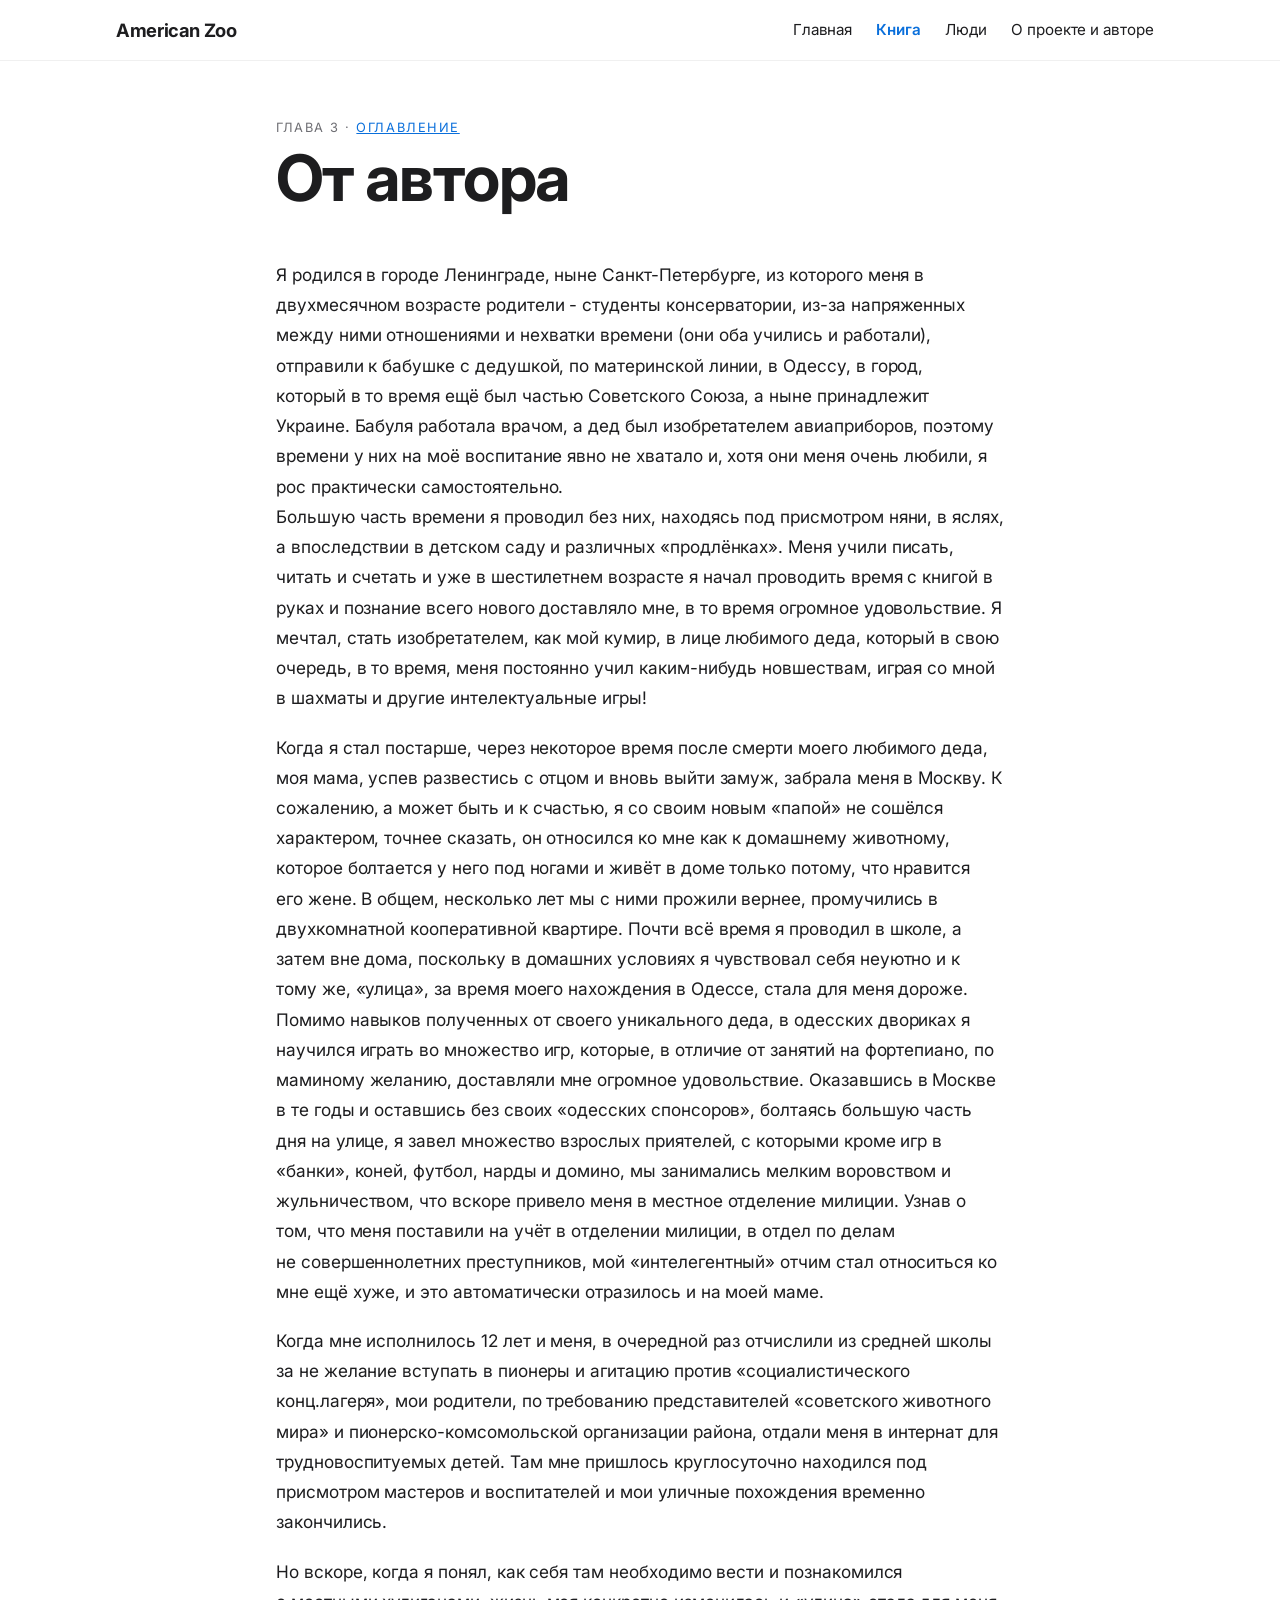
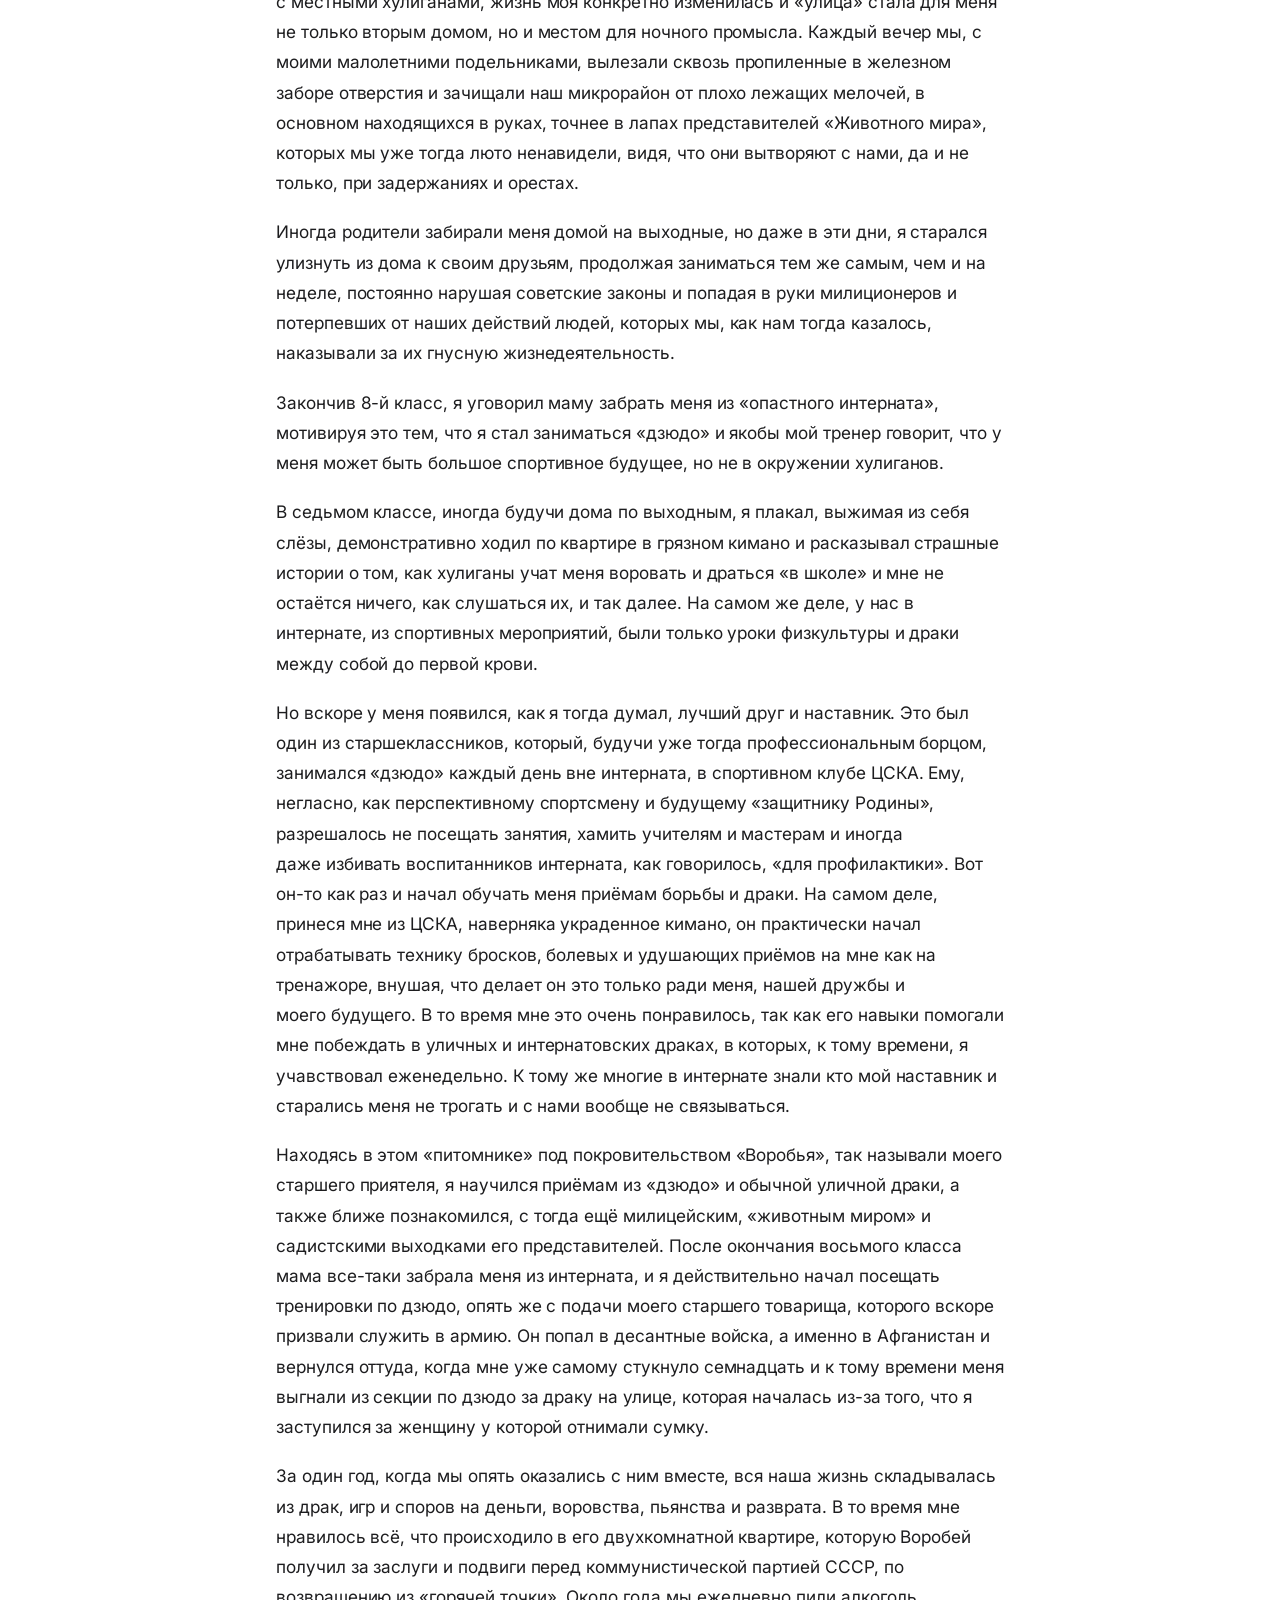
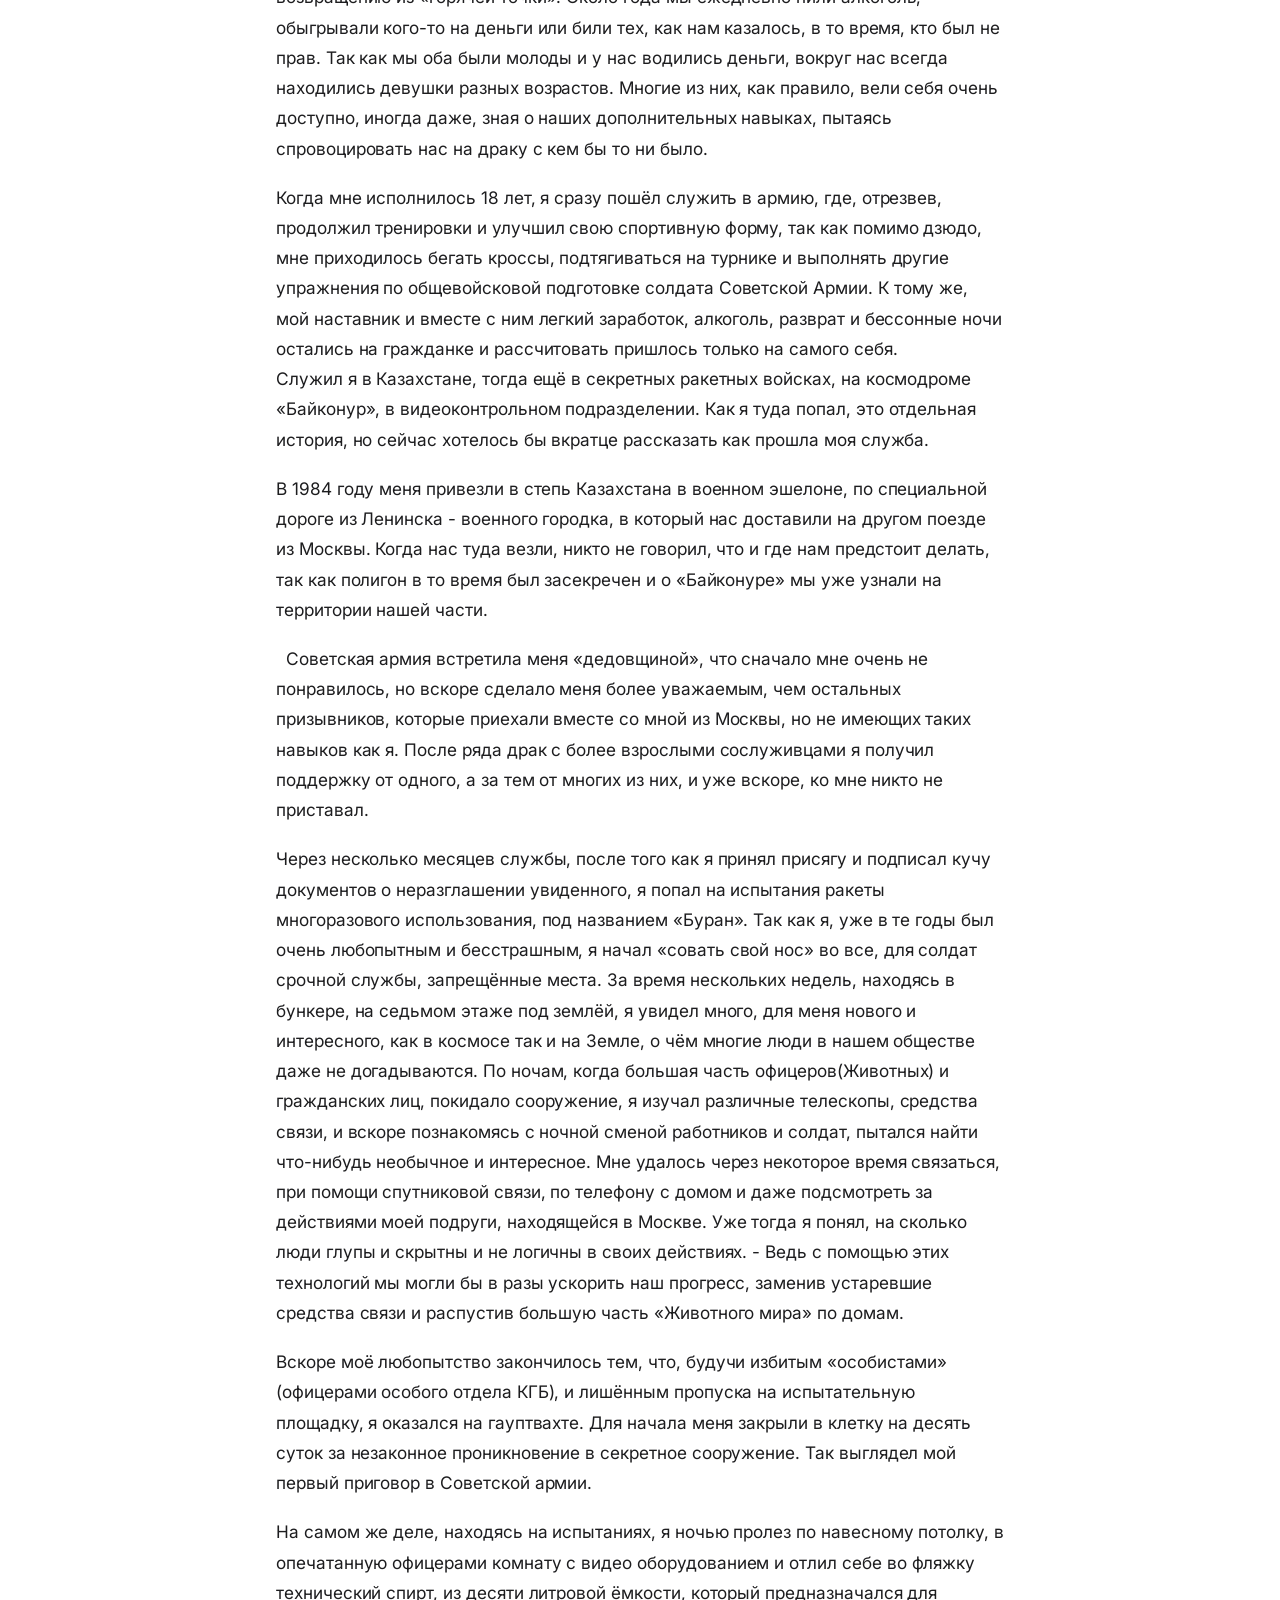
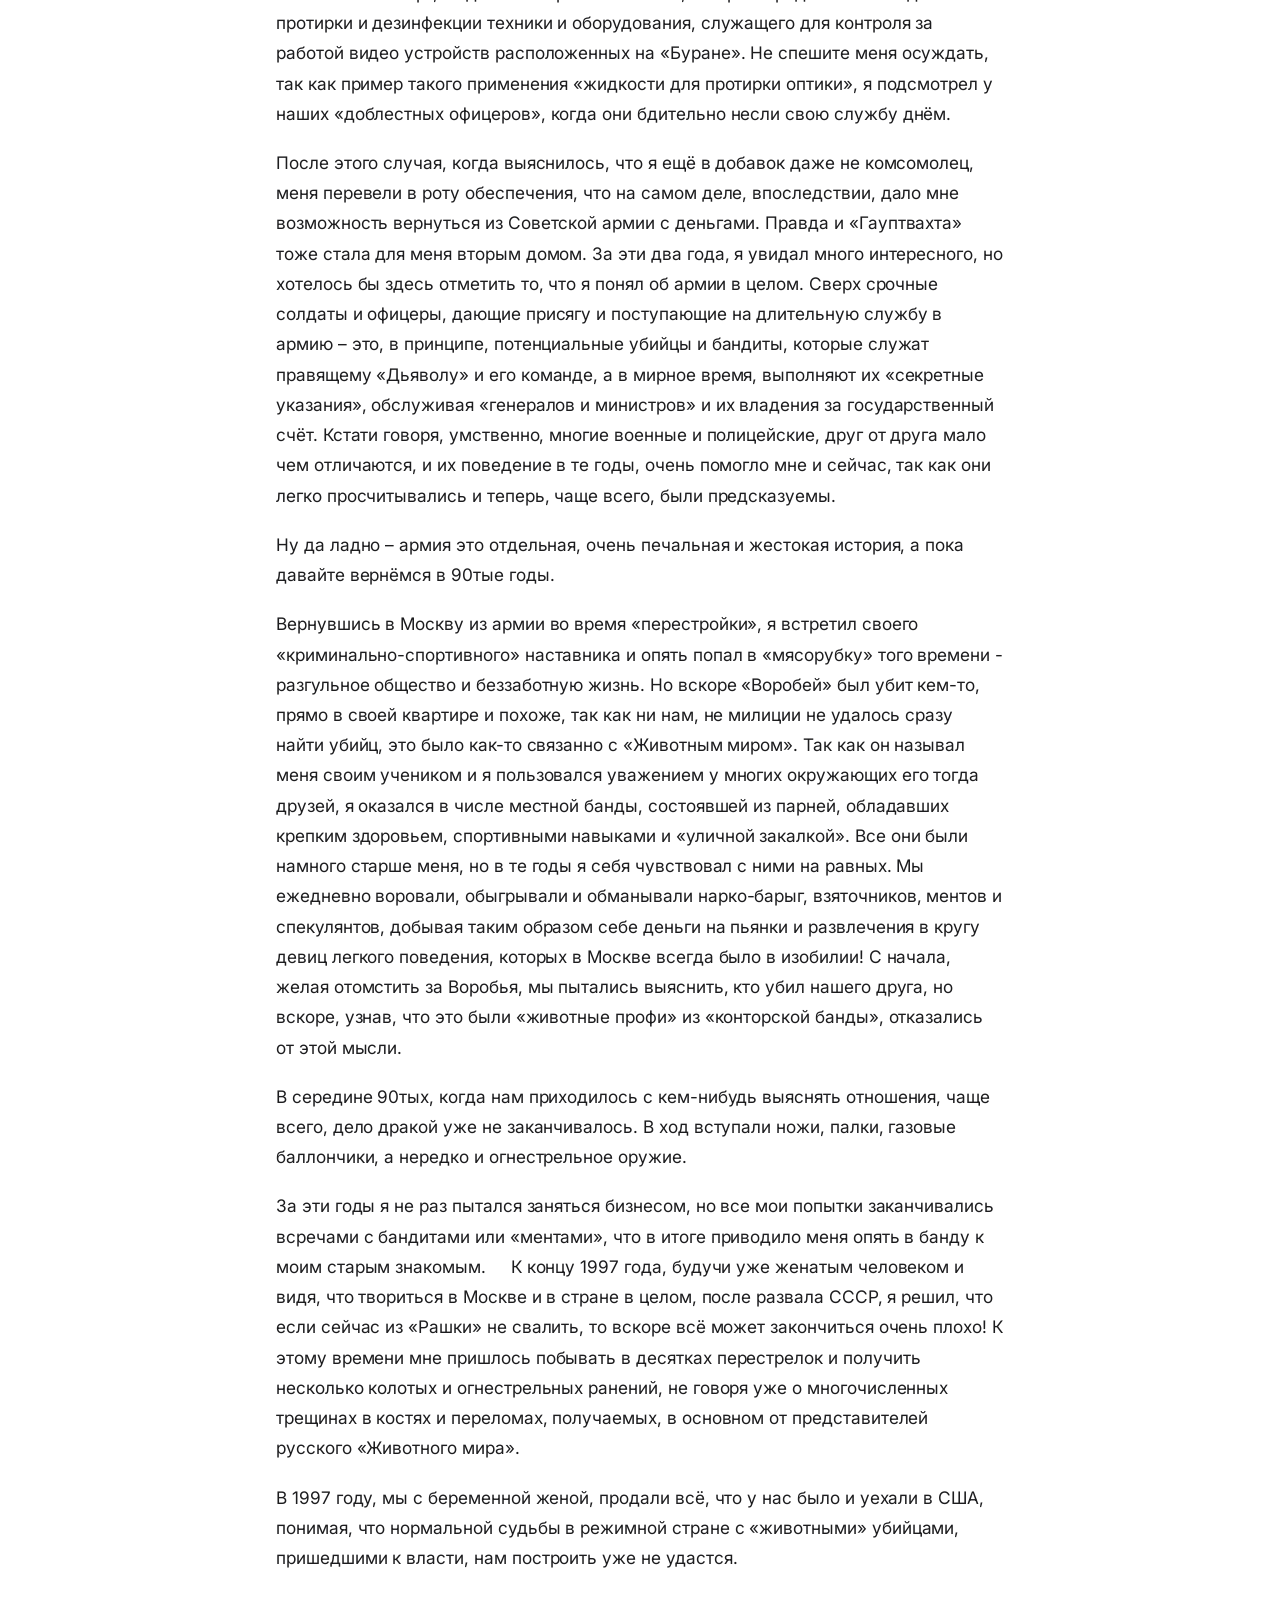
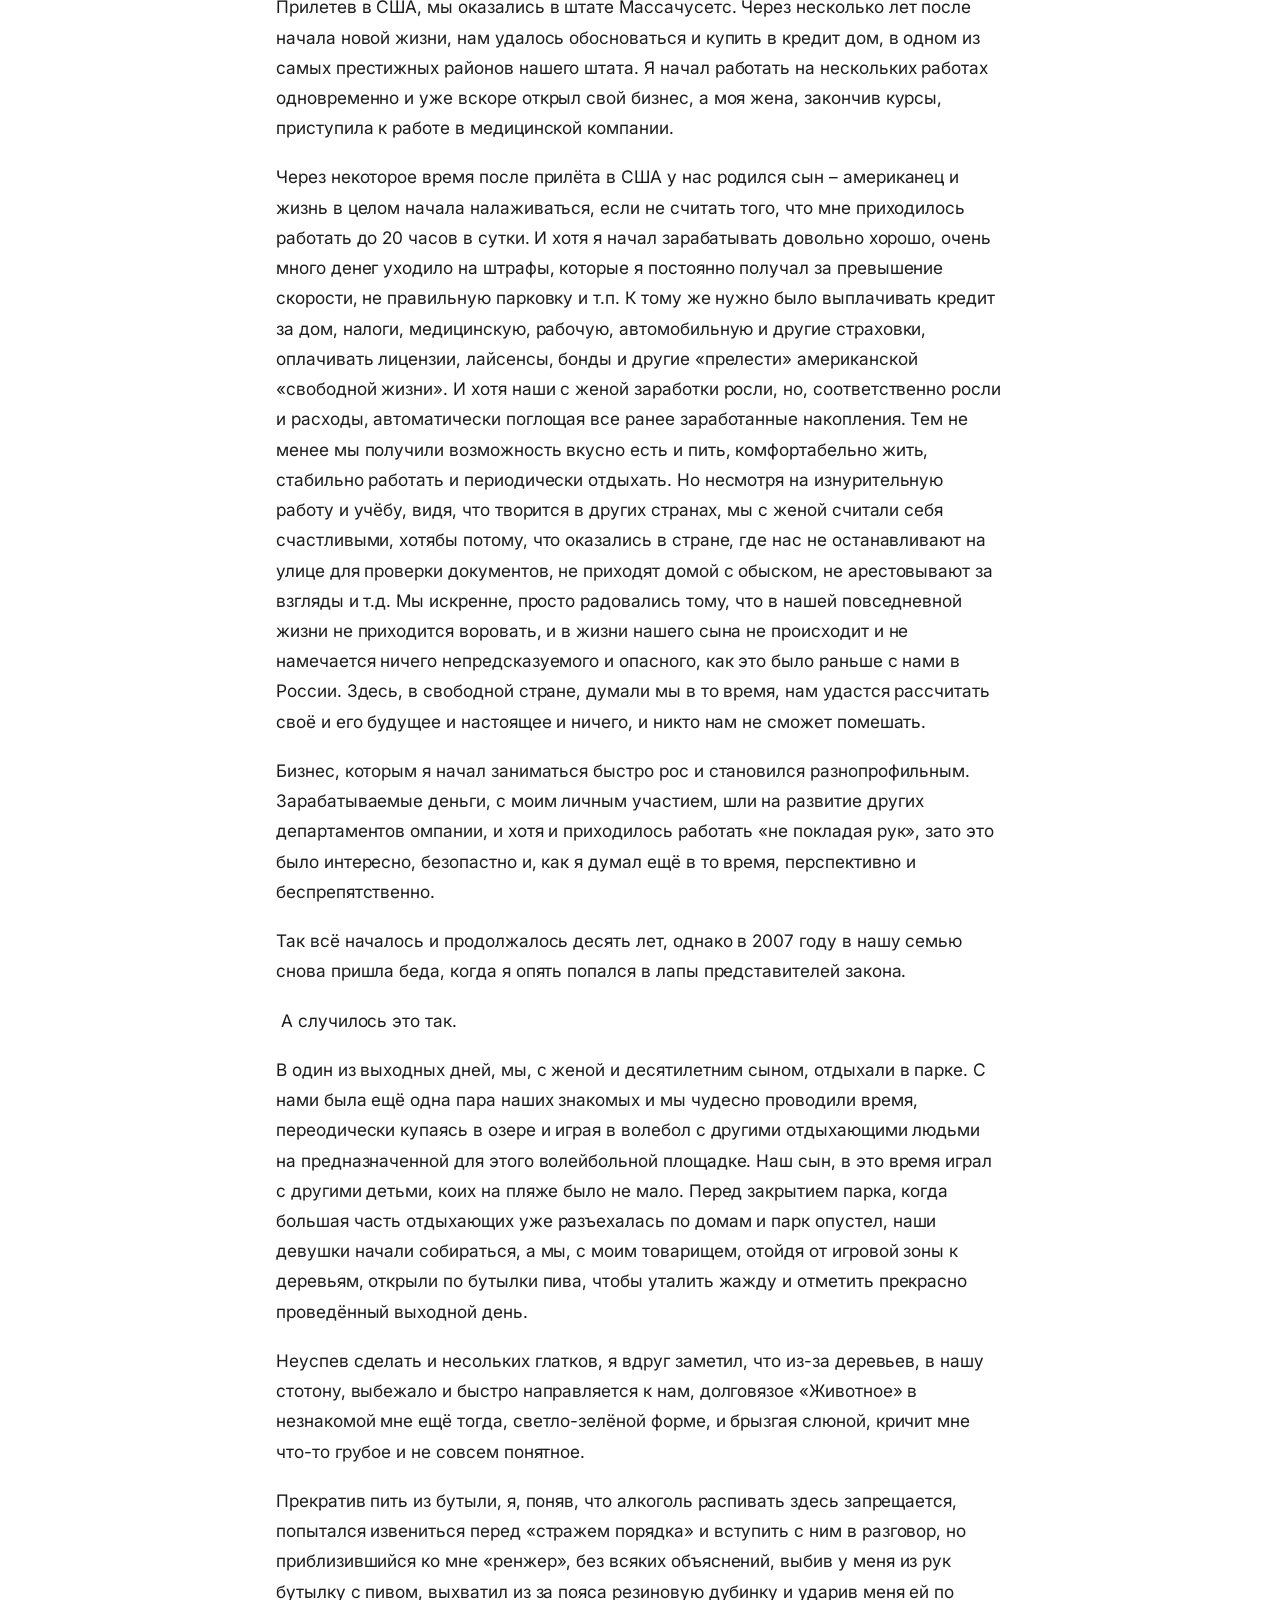
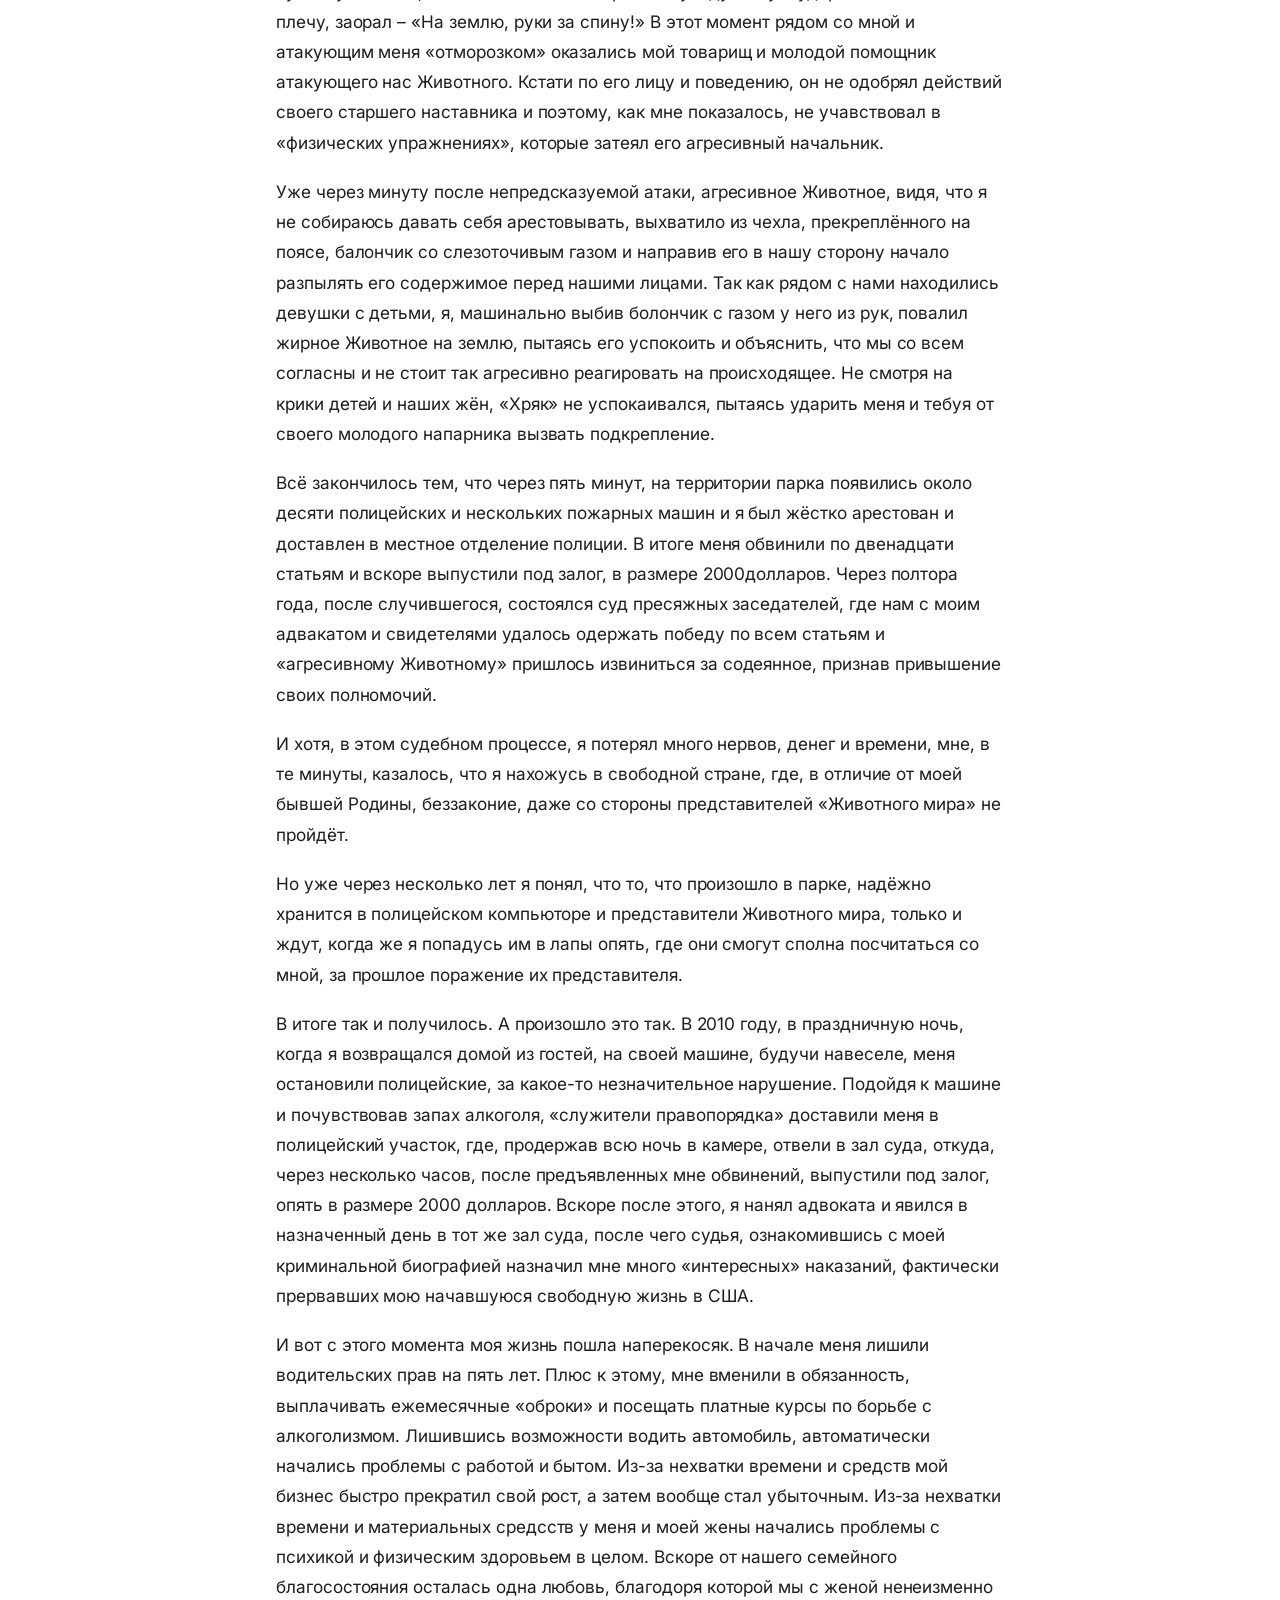
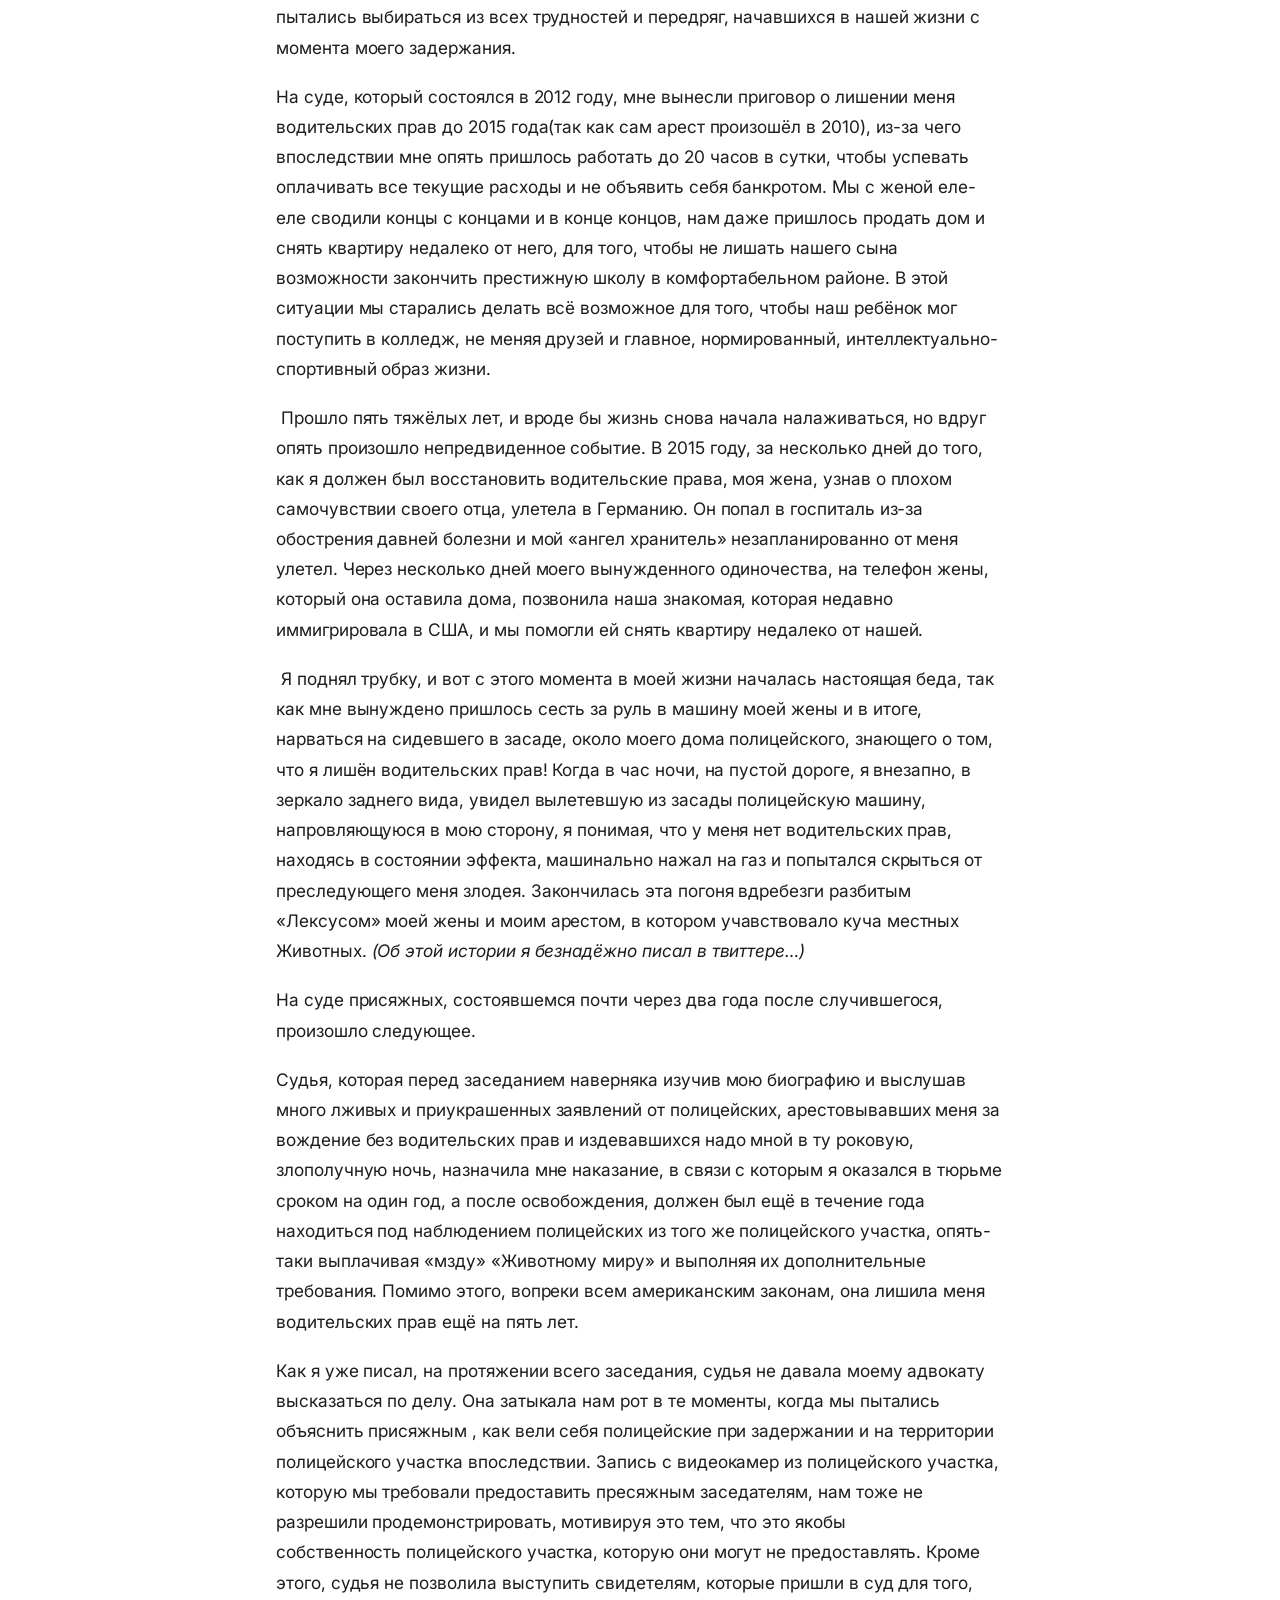
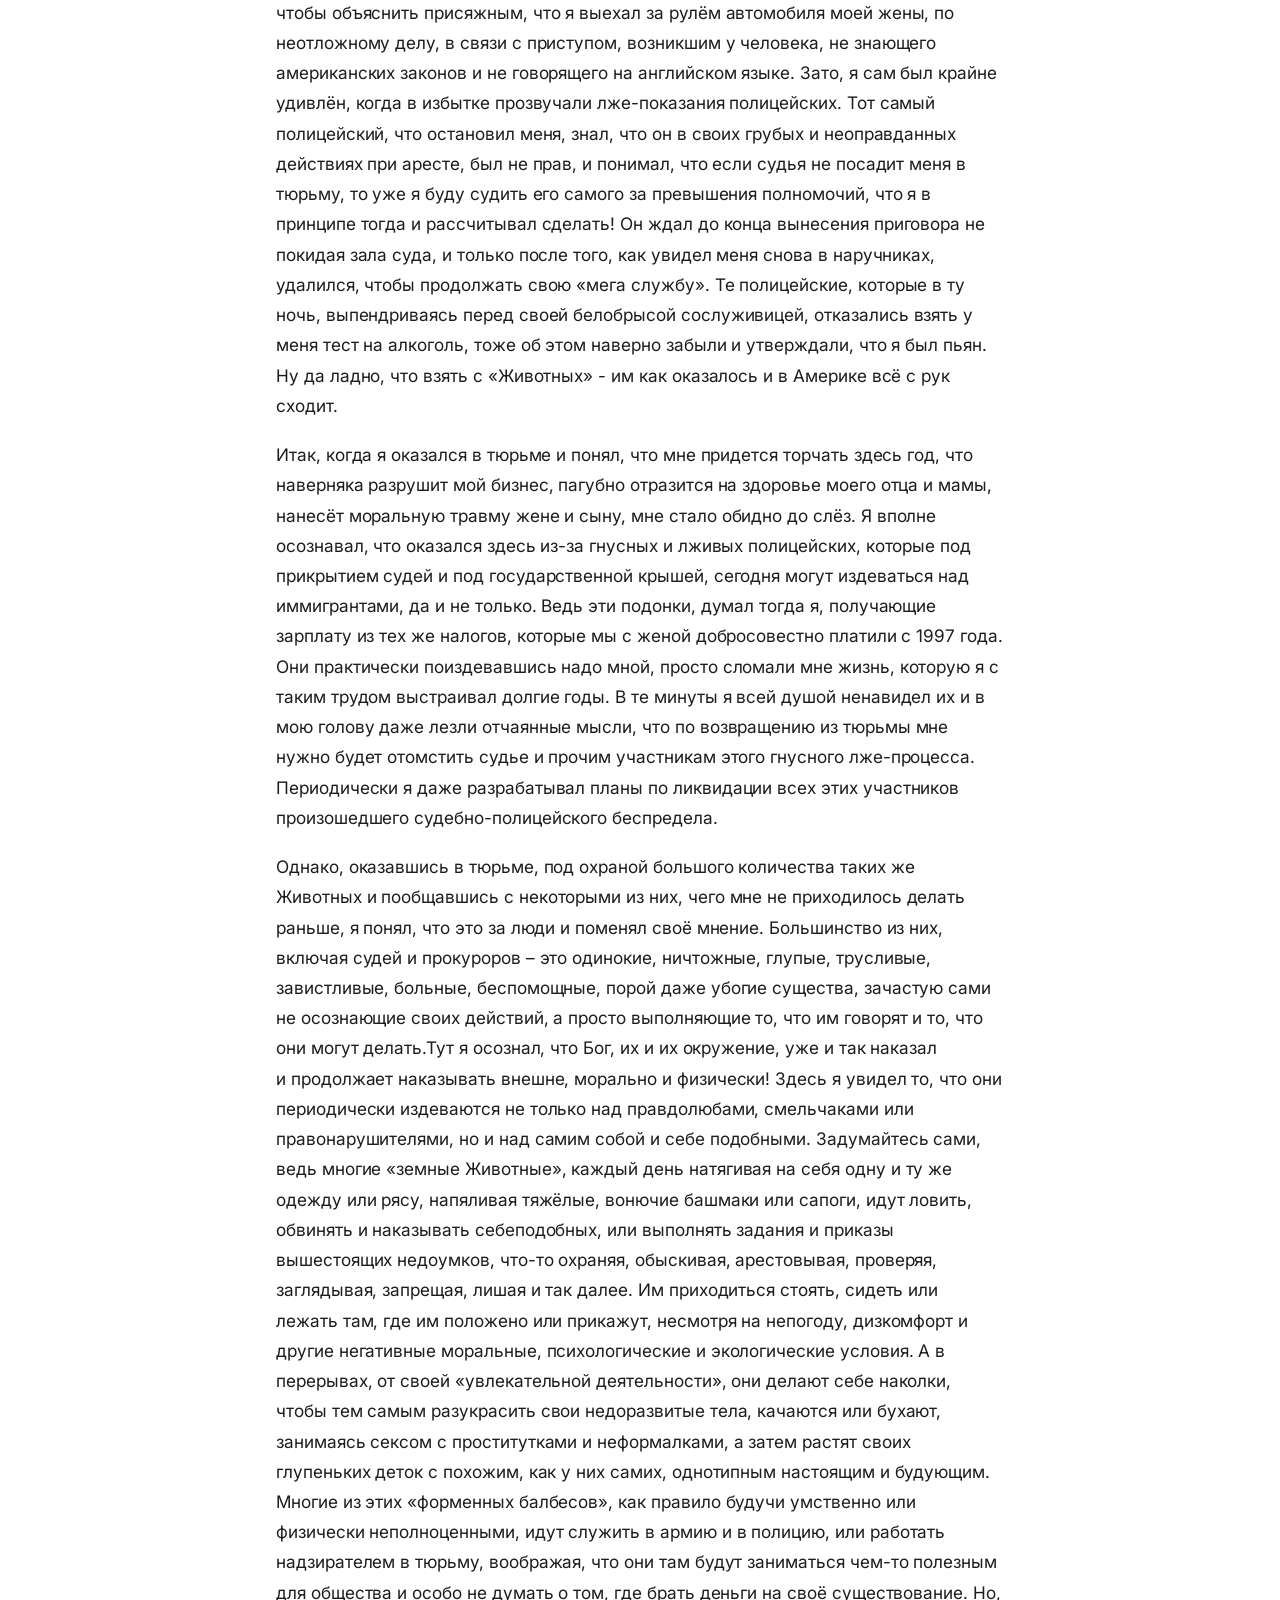
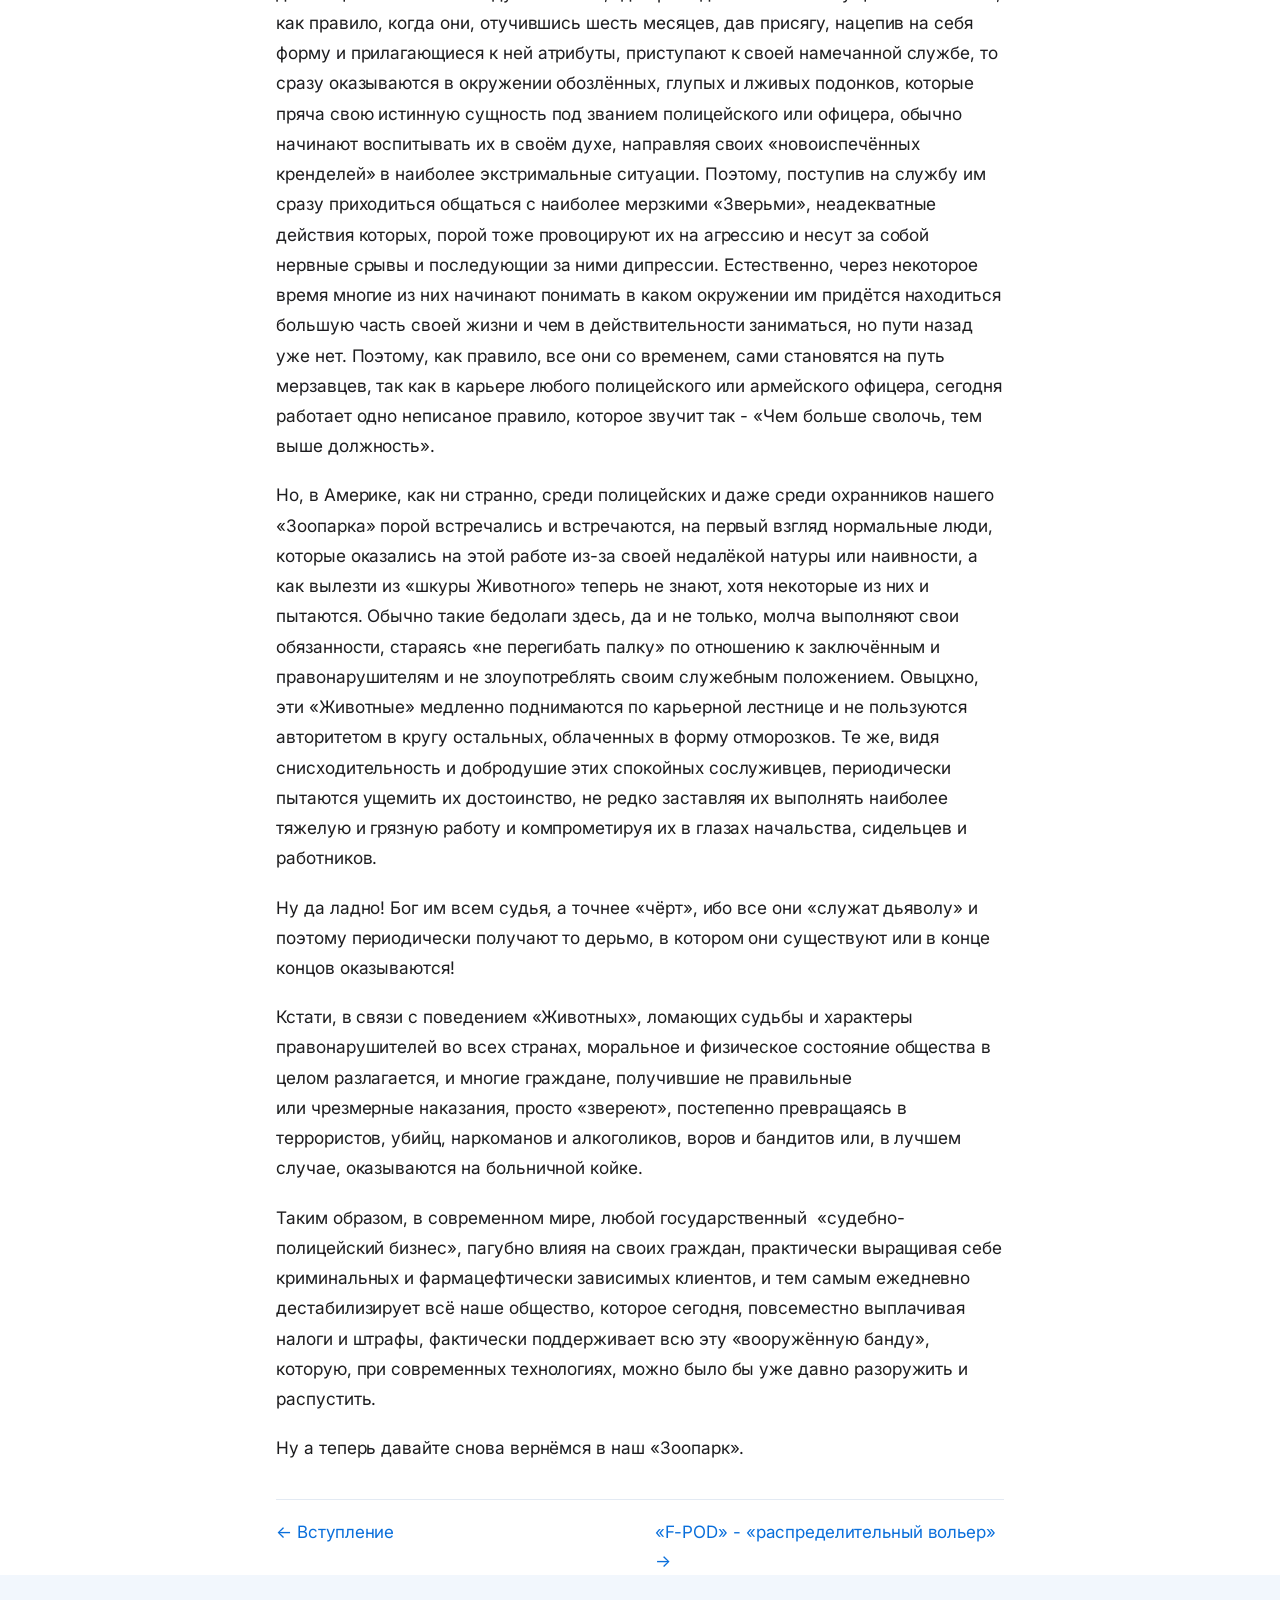
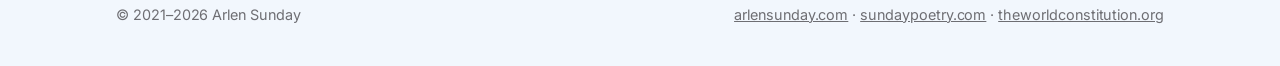
<file: ch/ot-avtora.html>
<!doctype html>
<html lang="ru">
<head>
<meta charset="utf-8">
<meta name="viewport" content="width=device-width, initial-scale=1">
<title>От автора — Американский зоопарк</title>
<meta name="description" content=" Я родился в городе Ленинграде, ныне Санкт-Петербурге, из которого меня в двухмесячном возрасте родители - студенты консерватории, из-за напряженных м">
<link rel="preconnect" href="https://fonts.googleapis.com">
<link rel="preconnect" href="https://fonts.gstatic.com" crossorigin>
<link href="https://fonts.googleapis.com/css2?family=Inter:wght@400;500;600;700&display=swap&subset=cyrillic" rel="stylesheet">
<link rel="stylesheet" href="../assets/style.css">
</head>
<body>
<header class="site-head">
  <div class="wrap-wide">
    <a class="brand" href="../index.html">American Zoo</a>
    <button class="nav-toggle" aria-expanded="false" aria-controls="nav">Меню</button>
    <nav class="nav" id="nav">
      <a href="../index.html">Главная</a>
      <a href="../book.html" aria-current="page">Книга</a>
      <a href="../people.html">Люди</a>
      <a href="../about.html">О проекте и авторе</a>
    </nav>
  </div>
</header>
<main class="wrap">
  <div class="page-head"><div class="kicker">Глава 3 · <a href="../book.html">Оглавление</a></div><h1>От автора</h1></div>
  <div class="chapter">
<p>Я родился в городе Ленинграде, ныне Санкт-Петербурге, из которого меня в двухмесячном возрасте родители - студенты консерватории, из-за напряженных между ними отношениями и нехватки времени (они оба учились и работали), отправили к бабушке с дедушкой, по материнской линии, в Одессу, в город, который в то время ещё был частью Советского Союза, а ныне принадлежит Украине. Бабуля работала врачом, а дед был изобретателем авиаприборов, поэтому времени у них на моё воспитание явно не хватало и, хотя они меня очень любили, я рос практически самостоятельно.<br> Большую часть времени я проводил без них, находясь под присмотром няни, в яслях, а впоследствии в детском саду и различных «продлёнках». Меня учили писать, читать и счетать и уже в шестилетнем возрасте я начал проводить время с книгой в руках и познание всего нового доставляло мне, в то время огромное удовольствие. Я мечтал, стать изобретателем, как мой кумир, в лице любимого деда, который в свою очередь, в то время, меня постоянно учил каким-нибудь новшествам, играя со мной в шахматы и другие интелектуальные игры!</p>
<p>Когда я стал постарше, через некоторое время после смерти моего любимого деда, моя мама, успев развестись с отцом и вновь выйти замуж, забрала меня в Москву. К сожалению, а может быть и к счастью, я со своим новым «папой» не сошёлся характером, точнее сказать, он относился ко мне как к домашнему животному, которое болтается у него под ногами и живёт в доме только потому, что нравится его жене. В общем, несколько лет мы с ними прожили вернее, промучились в двухкомнатной кооперативной квартире. Почти всё время я проводил в школе, а затем вне дома, поскольку в домашних условиях я чувствовал себя неуютно и к тому же, «улица», за время моего нахождения в Одессе, стала для меня дороже. Помимо навыков полученных от своего уникального деда, в одесских двориках я научился играть во множество игр, которые, в отличие от занятий на фортепиано, по маминому желанию, доставляли мне огромное удовольствие. Оказавшись в Москве в те годы и оставшись без своих «одесских спонсоров», болтаясь большую часть дня на улице, я завел множество взрослых приятелей, с которыми кроме игр в «банки», коней, футбол, нарды и домино, мы занимались мелким воровством и жульничеством, что вскоре привело меня в местное отделение милиции. Узнав о том, что меня поставили на учёт в отделении милиции, в отдел по делам не совершеннолетних преступников, мой «интелегентный» отчим стал относиться ко мне ещё хуже, и это автоматически отразилось и на моей маме.</p>
<p>Когда мне исполнилось 12 лет и меня, в очередной раз отчислили из средней школы за не желание вступать в пионеры и агитацию против «социалистического конц.лагеря», мои родители, по требованию представителей «советского животного мира» и пионерско-комсомольской организации района, отдали меня в интернат для трудновоспитуемых детей. Там мне пришлось круглосуточно находился под присмотром мастеров и воспитателей и мои уличные похождения временно закончились.</p>
<p>Но вскоре, когда я понял, как себя там необходимо вести и познакомился с местными хулиганами, жизнь моя конкретно изменилась и «улица» стала для меня не только вторым домом, но и местом для ночного промысла. Каждый вечер мы, с моими малолетними подельниками, вылезали сквозь пропиленные в железном заборе отверстия и зачищали наш микрорайон от плохо лежащих мелочей, в основном находящихся в руках, точнее в лапах представителей «Животного мира», которых мы уже тогда люто ненавидели, видя, что они вытворяют с нами, да и не только, при задержаниях и орестах.</p>
<p>Иногда родители забирали меня домой на выходные, но даже в эти дни, я старался улизнуть из дома к своим друзьям, продолжая заниматься тем же самым, чем и на неделе, постоянно нарушая советские законы и попадая в руки милиционеров и потерпевших от наших действий людей, которых мы, как нам тогда казалось, наказывали за их гнусную жизнедеятельность.</p>
<p>Закончив 8-й класс, я уговорил маму забрать меня из «опастного интерната», мотивируя это тем, что я стал заниматься «дзюдо» и якобы мой тренер говорит, что у меня может быть большое спортивное будущее, но не в окружении хулиганов.</p>
<p>В седьмом классе, иногда будучи дома по выходным, я плакал, выжимая из себя слёзы, демонстративно ходил по квартире в грязном кимано и расказывал страшные истории о том, как хулиганы учат меня воровать и драться «в школе» и мне не остаётся ничего, как слушаться их, и так далее. На самом же деле, у нас в интернате, из спортивных мероприятий, были только уроки физкультуры и драки между собой до первой крови.</p>
<p>Но вскоре у меня появился, как я тогда думал, лучший друг и наставник. Это был один из старшеклассников, который, будучи уже тогда профессиональным борцом, занимался «дзюдо» каждый день вне интерната, в спортивном клубе ЦСКА. Ему, негласно, как перспективному спортсмену и будущему «защитнику Родины», разрешалось не посещать занятия, хамить учителям и мастерам и иногда даже избивать воспитанников интерната, как говорилось, «для профилактики». Вот он-то как раз и начал обучать меня приёмам борьбы и драки. На самом деле, принеся мне из ЦСКА, наверняка украденное кимано, он практически начал отрабатывать технику бросков, болевых и удушающих приёмов на мне как на тренажоре, внушая, что делает он это только ради меня, нашей дружбы и моего будущего. В то время мне это очень понравилось, так как его навыки помогали мне побеждать в уличных и интернатовских драках, в которых, к тому времени, я учавствовал еженедельно. К тому же многие в интернате знали кто мой наставник и старались меня не трогать и с нами вообще не связываться.</p>
<p>Находясь в этом «питомнике» под покровительством «Воробья», так называли моего старшего приятеля, я научился приёмам из «дзюдо» и обычной уличной драки, а также ближе познакомился, с тогда ещё милицейским, «животным миром» и садистскими выходками его представителей. После окончания восьмого класса мама все-таки забрала меня из интерната, и я действительно начал посещать тренировки по дзюдо, опять же с подачи моего старшего товарища, которого вскоре призвали служить в армию. Он попал в десантные войска, а именно в Афганистан и вернулся оттуда, когда мне уже самому стукнуло семнадцать и к тому времени меня выгнали из секции по дзюдо за драку на улице, которая началась из-за того, что я заступился за женщину у которой отнимали сумку.</p>
<p>За один год, когда мы опять оказались с ним вместе, вся наша жизнь складывалась из драк, игр и споров на деньги, воровства, пьянства и разврата. В то время мне нравилось всё, что происходило в его двухкомнатной квартире, которую Воробей получил за заслуги и подвиги перед коммунистической партией СССР, по возвращению из «горячей точки». Около года мы ежедневно пили алкоголь, обыгрывали кого-то на деньги или били тех, как нам казалось, в то время, кто был не прав. Так как мы оба были молоды и у нас водились деньги, вокруг нас всегда находились девушки разных возрастов. Многие из них, как правило, вели себя очень доступно, иногда даже, зная о наших дополнительных навыках, пытаясь спровоцировать нас на драку с кем бы то ни было.</p>
<p>Когда мне исполнилось 18 лет, я сразу пошёл служить в армию, где, отрезвев, продолжил тренировки и улучшил свою спортивную форму, так как помимо дзюдо, мне приходилось бегать кроссы, подтягиваться на турнике и выполнять другие упражнения по общевойсковой подготовке солдата Советской Армии. К тому же, мой наставник и вместе с ним легкий заработок, алкоголь, разврат и бессонные ночи остались на гражданке и рассчитовать пришлось только на самого себя.<br> Служил я в Казахстане, тогда ещё в секретных ракетных войсках, на космодроме «Байконур», в видеоконтрольном подразделении. Как я туда попал, это отдельная история, но сейчас хотелось бы вкратце рассказать как прошла моя служба.</p>
<p>В 1984 году меня привезли в степь Казахстана в военном эшелоне, по специальной дороге из Ленинска - военного городка, в который нас доставили на другом поезде из Москвы. Когда нас туда везли, никто не говорил, что и где нам предстоит делать, так как полигон в то время был засекречен и о «Байконуре» мы уже узнали на территории нашей части.</p>
<p>  Советская армия встретила меня «дедовщиной», что сначало мне очень не понравилось, но вскоре сделало меня более уважаемым, чем остальных призывников, которые приехали вместе со мной из Москвы, но не имеющих таких навыков как я. После ряда драк с более взрослыми сослуживцами я получил поддержку от одного, а за тем от многих из них, и уже вскоре, ко мне никто не приставал.</p>
<p>Через несколько месяцев службы, после того как я принял присягу и подписал кучу документов о неразглашении увиденного, я попал на испытания ракеты многоразового использования, под названием «Буран». Так как я, уже в те годы был очень любопытным и бесстрашным, я начал «совать свой нос» во все, для солдат срочной службы, запрещённые места. За время нескольких недель, находясь в бункере, на седьмом этаже под землёй, я увидел много, для меня нового и интересного, как в космосе так и на Земле, о чём многие люди в нашем обществе даже не догадываются. По ночам, когда большая часть офицеров(Животных) и гражданских лиц, покидало сооружение, я изучал различные телескопы, средства связи, и вскоре познакомясь с ночной сменой работников и солдат, пытался найти что-нибудь необычное и интересное. Мне удалось через некоторое время связаться, при помощи спутниковой связи, по телефону с домом и даже подсмотреть за действиями моей подруги, находящейся в Москве. Уже тогда я понял, на сколько люди глупы и скрытны и не логичны в своих действиях. - Ведь с помощью этих технологий мы могли бы в разы ускорить наш прогресс, заменив устаревшие средства связи и распустив большую часть «Животного мира» по домам.</p>
<p>Вскоре моё любопытство закончилось тем, что, будучи избитым «особистами» (офицерами особого отдела КГБ), и лишённым пропуска на испытательную площадку, я оказался на гауптвахте. Для начала меня закрыли в клетку на десять суток за незаконное проникновение в секретное сооружение. Так выглядел мой первый приговор в Советской армии.</p>
<p>На самом же деле, находясь на испытаниях, я ночью пролез по навесному потолку, в опечатанную офицерами комнату с видео оборудованием и отлил себе во фляжку технический спирт, из десяти литровой ёмкости, который предназначался для протирки и дезинфекции техники и оборудования, служащего для контроля за работой видео устройств расположенных на «Буране». Не спешите меня осуждать, так как пример такого применения «жидкости для протирки оптики», я подсмотрел у наших «доблестных офицеров», когда они бдительно несли свою службу днём.</p>
<p>После этого случая, когда выяснилось, что я ещё в добавок даже не комсомолец, меня перевели в роту обеспечения, что на самом деле, впоследствии, дало мне возможность вернуться из Советской армии с деньгами. Правда и «Гауптвахта» тоже стала для меня вторым домом. За эти два года, я увидал много интересного, но хотелось бы здесь отметить то, что я понял об армии в целом. Сверх срочные солдаты и офицеры, дающие присягу и поступающие на длительную службу в армию – это, в принципе, потенциальные убийцы и бандиты, которые служат правящему «Дьяволу» и его команде, а в мирное время, выполняют их «секретные указания», обслуживая «генералов и министров» и их владения за государственный счёт. Кстати говоря, умственно, многие военные и полицейские, друг от друга мало чем отличаются, и их поведение в те годы, очень помогло мне и сейчас, так как они легко просчитывались и теперь, чаще всего, были предсказуемы.</p>
<p>Ну да ладно – армия это отдельная, очень печальная и жестокая история, а пока давайте вернёмся в 90тые годы.</p>
<p>Вернувшись в Москву из армии во время «перестройки», я встретил своего «криминально-спортивного» наставника и опять попал в «мясорубку» того времени - разгульное общество и беззаботную жизнь. Но вскоре «Воробей» был убит кем-то, прямо в своей квартире и похоже, так как ни нам, не милиции не удалось сразу найти убийц, это было как-то связанно с «Животным миром». Так как он называл меня своим учеником и я пользовался уважением у многих окружающих его тогда друзей, я оказался в числе местной банды, состоявшей из парней, обладавших крепким здоровьем, спортивными навыками и «уличной закалкой». Все они были намного старше меня, но в те годы я себя чувствовал с ними на равных. Мы ежедневно воровали, обыгрывали и обманывали нарко-барыг, взяточников, ментов и спекулянтов, добывая таким образом себе деньги на пьянки и развлечения в кругу девиц легкого поведения, которых в Москве всегда было в изобилии! С начала, желая отомстить за Воробья, мы пытались выяснить, кто убил нашего друга, но вскоре, узнав, что это были «животные профи» из «конторской банды», отказались от этой мысли.</p>
<p>В середине 90тых, когда нам приходилось с кем-нибудь выяснять отношения, чаще всего, дело дракой уже не заканчивалось. В ход вступали ножи, палки, газовые баллончики, а нередко и огнестрельное оружие.</p>
<p>За эти годы я не раз пытался заняться бизнесом, но все мои попытки заканчивались всречами с бандитами или «ментами», что в итоге приводило меня опять в банду к моим старым знакомым.     К концу 1997 года, будучи уже женатым человеком и видя, что твориться в Москве и в стране в целом, после развала СССР, я решил, что если сейчас из «Рашки» не свалить, то вскоре всё может закончиться очень плохо! К этому времени мне пришлось побывать в десятках перестрелок и получить несколько колотых и огнестрельных ранений, не говоря уже о многочисленных трещинах в костях и переломах, получаемых, в основном от представителей русского «Животного мира».</p>
<p>В 1997 году, мы с беременной женой, продали всё, что у нас было и уехали в США, понимая, что нормальной судьбы в режимной стране с «животными» убийцами, пришедшими к власти, нам построить уже не удастся.</p>
<p>Прилетев в США, мы оказались в штате Массачусетс. Через несколько лет после начала новой жизни, нам удалось обосноваться и купить в кредит дом, в одном из самых престижных районов нашего штата. Я начал работать на нескольких работах одновременно и уже вскоре открыл свой бизнес, а моя жена, закончив курсы, приступила к работе в медицинской компании.</p>
<p>Через некоторое время после прилёта в США у нас родился сын – американец и жизнь в целом начала налаживаться, если не считать того, что мне приходилось работать до 20 часов в сутки. И хотя я начал зарабатывать довольно хорошо, очень много денег уходило на штрафы, которые я постоянно получал за превышение скорости, не правильную парковку и т.п. К тому же нужно было выплачивать кредит за дом, налоги, медицинскую, рабочую, автомобильную и другие страховки, оплачивать лицензии, лайсенсы, бонды и другие «прелести» американской «свободной жизни». И хотя наши с женой заработки росли, но, соответственно росли и расходы, автоматически поглощая все ранее заработанные накопления. Тем не менее мы получили возможность вкусно есть и пить, комфортабельно жить, стабильно работать и периодически отдыхать. Но несмотря на изнурительную работу и учёбу, видя, что творится в других странах, мы с женой считали себя счастливыми, хотябы потому, что оказались в стране, где нас не останавливают на улице для проверки документов, не приходят домой с обыском, не арестовывают за взгляды и т.д. Мы искренне, просто радовались тому, что в нашей повседневной жизни не приходится воровать, и в жизни нашего сына не происходит и не намечается ничего непредсказуемого и опасного, как это было раньше с нами в России. Здесь, в свободной стране, думали мы в то время, нам удастся рассчитать своё и его будущее и настоящее и ничего, и никто нам не сможет помешать.</p>
<p>Бизнес, которым я начал заниматься быстро рос и становился разнопрофильным. Зарабатываемые деньги, с моим личным участием, шли на развитие других департаментов омпании, и хотя и приходилось работать «не покладая рук», зато это было интересно, безопастно и, как я думал ещё в то время, перспективно и беспрепятственно.</p>
<p>Так всё началось и продолжалось десять лет, однако в 2007 году в нашу семью снова пришла беда, когда я опять попался в лапы представителей закона.</p>
<p> А случилось это так.</p>
<p>В один из выходных дней, мы, с женой и десятилетним сыном, отдыхали в парке. С нами была ещё одна пара наших знакомых и мы чудесно проводили время, переодически купаясь в озере и играя в волебол с другими отдыхающими людьми на предназначенной для этого волейбольной площадке. Наш сын, в это время играл с другими детьми, коих на пляже было не мало. Перед закрытием парка, когда большая часть отдыхающих уже разъехалась по домам и парк опустел, наши девушки начали собираться, а мы, с моим товарищем, отойдя от игровой зоны к деревьям, открыли по бутылки пива, чтобы уталить жажду и отметить прекрасно проведённый выходной день.</p>
<p>Неуспев сделать и несольких глатков, я вдруг заметил, что из-за деревьев, в нашу стотону, выбежало и быстро направляется к нам, долговязое «Животное» в незнакомой мне ещё тогда, светло-зелёной форме, и брызгая слюной, кричит мне что-то грубое и не совсем понятное.</p>
<p>Прекратив пить из бутыли, я, поняв, что алкоголь распивать здесь запрещается, попытался извениться перед «стражем порядка» и вступить с ним в разговор, но приблизившийся ко мне «ренжер», без всяких объяснений, выбив у меня из рук бутылку с пивом, выхватил из за пояса резиновую дубинку и ударив меня ей по плечу, заорал – «На землю, руки за спину!» В этот момент рядом со мной и атакующим меня «отморозком» оказались мой товарищ и молодой помощник атакующего нас Животного. Кстати по его лицу и поведению, он не одобрял действий своего старшего наставника и поэтому, как мне показалось, не учавствовал в «физических упражнениях», которые затеял его агресивный начальник.</p>
<p>Уже через минуту после непредсказуемой атаки, агресивное Животное, видя, что я не собираюсь давать себя арестовывать, выхватило из чехла, прекреплённого на поясе, балончик со слезоточивым газом и направив его в нашу сторону начало разпылять его содержимое перед нашими лицами. Так как рядом с нами находились девушки с детьми, я, машинально выбив болончик с газом у него из рук, повалил жирное Животное на землю, пытаясь его успокоить и объяснить, что мы со всем согласны и не стоит так агресивно реагировать на происходящее. Не смотря на крики детей и наших жён, «Хряк» не успокаивался, пытаясь ударить меня и тебуя от своего молодого напарника вызвать подкрепление.</p>
<p>Всё закончилось тем, что через пять минут, на территории парка появились около десяти полицейских и нескольких пожарных машин и я был жёстко арестован и доставлен в местное отделение полиции. В итоге меня обвинили по двенадцати статьям и вскоре выпустили под залог, в размере 2000долларов. Через полтора года, после случившегося, состоялся суд пресяжных заседателей, где нам с моим адвакатом и свидетелями удалось одержать победу по всем статьям и «агресивному Животному» пришлось извиниться за содеянное, признав привышение своих полномочий.</p>
<p>И хотя, в этом судебном процессе, я потерял много нервов, денег и времени, мне, в те минуты, казалось, что я нахожусь в свободной стране, где, в отличие от моей бывшей Родины, беззаконие, даже со стороны представителей «Животного мира» не пройдёт.</p>
<p>Но уже через несколько лет я понял, что то, что произошло в парке, надёжно хранится в полицейском компьюторе и представители Животного мира, только и ждут, когда же я попадусь им в лапы опять, где они смогут сполна посчитаться со мной, за прошлое поражение их представителя.</p>
<p>В итоге так и получилось. А произошло это так. В 2010 году, в праздничную ночь, когда я возвращался домой из гостей, на своей машине, будучи навеселе, меня остановили полицейские, за какое-то незначительное нарушение. Подойдя к машине и почувствовав запах алкоголя, «служители правопорядка» доставили меня в полицейский участок, где, продержав всю ночь в камере, отвели в зал суда, откуда, через несколько часов, после предъявленных мне обвинений, выпустили под залог, опять в размере 2000 долларов. Вскоре после этого, я нанял адвоката и явился в назначенный день в тот же зал суда, после чего судья, ознакомившись с моей криминальной биографией назначил мне много «интересных» наказаний, фактически прервавших мою начавшуюся свободную жизнь в США.</p>
<p>И вот с этого момента моя жизнь пошла наперекосяк. В начале меня лишили водительских прав на пять лет. Плюс к этому, мне вменили в обязанность, выплачивать ежемесячные «оброки» и посещать платные курсы по борьбе с алкоголизмом. Лишившись возможности водить автомобиль, автоматически начались проблемы с работой и бытом. Из-за нехватки времени и средств мой бизнес быстро прекратил свой рост, а затем вообще стал убыточным. Из-за нехватки времени и материальных средсств у меня и моей жены начались проблемы с психикой и физическим здоровьем в целом. Вскоре от нашего семейного благосостояния осталась одна любовь, благодоря которой мы с женой ненеизменно пытались выбираться из всех трудностей и передряг, начавшихся в нашей жизни с момента моего задержания.</p>
<p>На суде, который состоялся в 2012 году, мне вынесли приговор о лишении меня водительских прав до 2015 года(так как сам арест произошёл в 2010), из-за чего впоследствии мне опять пришлось работать до 20 часов в сутки, чтобы успевать оплачивать все текущие расходы и не объявить себя банкротом. Мы с женой еле-еле сводили концы с концами и в конце концов, нам даже пришлось продать дом и снять квартиру недалеко от него, для того, чтобы не лишать нашего сына возможности закончить престижную школу в комфортабельном районе. В этой ситуации мы старались делать всё возможное для того, чтобы наш ребёнок мог поступить в колледж, не меняя друзей и главное, нормированный, интеллектуально-спортивный образ жизни.</p>
<p> Прошло пять тяжёлых лет, и вроде бы жизнь снова начала налаживаться, но вдруг опять произошло непредвиденное событие. В 2015 году, за несколько дней до того, как я должен был восстановить водительские права, моя жена, узнав о плохом самочувствии своего отца, улетела в Германию. Он попал в госпиталь из-за обострения давней болезни и мой «ангел хранитель» незапланированно от меня улетел. Через несколько дней моего вынужденного одиночества, на телефон жены, который она оставила дома, позвонила наша знакомая, которая недавно иммигрировала в США, и мы помогли ей снять квартиру недалеко от нашей.</p>
<p> Я поднял трубку, и вот с этого момента в моей жизни началась настоящая беда, так как мне вынуждено пришлось сесть за руль в машину моей жены и в итоге, нарваться на сидевшего в засаде, около моего дома полицейского, знающего о том, что я лишён водительских прав! Когда в час ночи, на пустой дороге, я внезапно, в зеркало заднего вида, увидел вылетевшую из засады полицейскую машину, напровляющуюся в мою сторону, я понимая, что у меня нет водительских прав, находясь в состоянии эффекта, машинально нажал на газ и попытался скрыться от преследующего меня злодея. Закончилась эта погоня вдребезги разбитым «Лексусом» моей жены и моим арестом, в котором учавствовало куча местных Животных. <em>(Об этой истории я безнадёжно писал в твиттере…)</em></p>
<p>На суде присяжных, состоявшeмся почти через два года после случившегося, произошло следующее.</p>
<p>Судья, которая перед заседанием наверняка изучив мою биографию и выслушав много лживых и приукрашенных заявлений от полицейских, арестовывавших меня за вождение без водительских прав и издевавшихся надо мной в ту роковую, злополучную ночь, назначила мне наказание, в связи с которым я оказался в тюрьме сроком на один год, а после освобождения, должен был ещё в течение года находиться под наблюдением полицейских из того же полицейского участка, опять-таки выплачивая «мзду» «Животному миру» и выполняя их дополнительные требования. Помимо этого, вопреки всем американским законам, она лишила меня водительских прав ещё на пять лет.</p>
<p>Как я уже писал, на протяжении всего заседания, судья не давала моему адвокату высказаться по делу. Она затыкала нам рот в те моменты, когда мы пытались объяснить присяжным , как вели себя полицейские при задержании и на территории полицейского участка впоследствии. Запись с видеокамер из полицейского участка, которую мы требовали предоставить пресяжным заседателям, нам тоже не разрешили продемонстрировать, мотивируя это тем, что это якобы собственность полицейского участка, которую они могут не предоставлять. Кроме этого, судья не позволила выступить свидетелям, которые пришли в суд для того, чтобы объяснить присяжным, что я выехал за рулём автомобиля моей жены, по неотложному делу, в связи с приступом, возникшим у человека, не знающего американских законов и не говорящего на английском языке. Зато, я сам был крайне удивлён, когда в избытке прозвучали лже-показания полицейских. Тот самый полицейский, что остановил меня, знал, что он в своих грубых и неоправданных действиях при аресте, был не прав, и понимал, что если судья не посадит меня в тюрьму, то уже я буду судить его самого за превышения полномочий, что я в принципе тогда и рассчитывал сделать! Он ждал до конца вынесения приговора не покидая зала суда, и только после того, как увидел меня снова в наручниках, удалился, чтобы продолжать свою «мега службу». Те полицейские, которые в ту ночь, выпендриваясь перед своей белобрысой сослуживицей, отказались взять у меня тест на алкоголь, тоже об этом наверно забыли и утверждали, что я был пьян. Ну да ладно, что взять с «Животных» - им как оказалось и в Америке всё с рук сходит.</p>
<p>Итак, когда я оказался в тюрьме и понял, что мне придется торчать здесь год, что наверняка разрушит мой бизнес, пагубно отразится на здоровье моего отца и мамы, нанесёт моральную травму жене и сыну, мне стало обидно до слёз. Я вполне осознавал, что оказался здесь из-за гнусных и лживых полицейских, которые под прикрытием судей и под государственной крышей, сегодня могут издеваться над иммигрантами, да и не только. Ведь эти подонки, думал тогда я, получающие зарплату из тех же налогов, которые мы с женой добросовестно платили с 1997 года. Они практически поиздевавшись надо мной, просто сломали мне жизнь, которую я с таким трудом выстраивал долгие годы. В те минуты я всей душой ненавидел их и в мою голову даже лезли отчаянные мысли, что по возвращению из тюрьмы мне нужно будет отомстить судье и прочим участникам этого гнусного лже-процесса. Периодически я даже разрабатывал планы по ликвидации всех этих участников произошедшего судебно-полицейского беспредела.</p>
<p>Однако, оказавшись в тюрьме, под охраной большого количества таких же Животных и пообщавшись с некоторыми из них, чего мне не приходилось делать раньше, я понял, что это за люди и поменял своё мнение. Большинство из них, включая судей и прокуроров – это одинокие, ничтожные, глупые, трусливые, завистливые, больные, беспомощные, порой даже убогие существа, зачастую сами не осознающие своих действий, а просто выполняющие то, что им говорят и то, что они могут делать.Тут я осознал, что Бог, их и их окружение, уже и так наказал и продолжает наказывать внешне, морально и физически! Здесь я увидел то, что они периодически издеваются не только над правдолюбами, смельчаками или правонарушителями, но и над самим собой и себе подобными. Задумайтесь сами, ведь многие «земные Животные», каждый день натягивая на себя одну и ту же одежду или рясу, напяливая тяжёлые, вонючие башмаки или сапоги, идут ловить, обвинять и наказывать себеподобных, или выполнять задания и приказы вышестоящих недоумков, что-то охраняя, обыскивая, арестовывая, проверяя, заглядывая, запрещая, лишая и так далее. Им приходиться стоять, сидеть или лежать там, где им положено или прикажут, несмотря на непогоду, дизкомфорт и другие негативные моральные, психологические и экологические условия. А в перерывах, от своей «увлекательной деятельности», они делают себе наколки, чтобы тем самым разукрасить свои недоразвитые тела, качаются или бухают, занимаясь сексом с проститутками и неформалками, а затем растят своих глупеньких деток с похожим, как у них самих, однотипным настоящим и будующим. Многие из этих «форменных балбесов», как правило будучи умственно или физически неполноценными, идут служить в армию и в полицию, или работать надзирателем в тюрьму, воображая, что они там будут заниматься чем-то полезным для общества и особо не думать о том, где брать деньги на своё существование. Но, как правило, когда они, отучившись шесть месяцев, дав присягу, нацепив на себя форму и прилагающиеся к ней атрибуты, приступают к своей намечанной службе, то сразу оказываются в окружении обозлённых, глупых и лживых подонков, которые пряча свою истинную сущность под званием полицейского или офицера, обычно начинают воспитывать их в своём духе, направляя своих «новоиспечённых кренделей» в наиболее экстримальные ситуации. Поэтому, поступив на службу им сразу приходиться общаться с наиболее мерзкими «Зверьми», неадекватные действия которых, порой тоже провоцируют их на агрессию и несут за собой нервные срывы и последующии за ними дипрессии. Естественно, через некоторое время многие из них начинают понимать в каком окружении им придётся находиться большую часть своей жизни и чем в действительности заниматься, но пути назад уже нет. Поэтому, как правило, все они со временем, сами становятся на путь мерзавцев, так как в карьере любого полицейского или армейского офицера, сегодня работает одно неписаное правило, которое звучит так - «Чем больше сволочь, тем выше должность».</p>
<p>Но, в Америке, как ни странно, среди полицейских и даже среди охранников нашего «Зоопарка» порой встречались и встречаются, на первый взгляд нормальные люди, которые оказались на этой работе из-за своей недалёкой натуры или наивности, а как вылезти из «шкуры Животного» теперь не знают, хотя некоторые из них и пытаются. Обычно такие бедолаги здесь, да и не только, молча выполняют свои обязанности, стараясь «не перегибать палку» по отношению к заключённым и правонарушителям и не злоупотреблять своим служебным положением. Овыцхно, эти «Животные» медленно поднимаются по карьерной лестнице и не пользуются авторитетом в кругу остальных, облаченных в форму отморозков. Те же, видя снисходительность и добродушие этих спокойных сослуживцев, периодически пытаются ущемить их достоинство, не редко заставляя их выполнять наиболее тяжелую и грязную работу и компрометируя их в глазах начальства, сидельцев и работников.</p>
<p>Ну да ладно! Бог им всем судья, а точнее «чёрт», ибо все они «служат дьяволу» и поэтому периодически получают то дерьмо, в котором они существуют или в конце концов оказываются!</p>
<p>Кстати, в связи с поведением «Животных», ломающих судьбы и характеры правонарушителей во всех странах, моральное и физическое состояние общества в целом разлагается, и многие граждане, получившие не правильные или чрезмерные наказания, просто «звереют», постепенно превращаясь в террористов, убийц, наркоманов и алкоголиков, воров и бандитов или, в лучшем случае, оказываются на больничной койке.</p>
<p>Таким образом, в современном мире, любой государственный  «судебно-полицейский бизнес», пагубно влияя на своих граждан, практически выращивая себе криминальных и фармацефтически зависимых клиентов, и тем самым ежедневно дестабилизирует всё наше общество, которое сегодня, повсеместно выплачивая налоги и штрафы, фактически поддерживает всю эту «вооружённую банду», которую, при современных технологиях, можно было бы уже давно разоружить и распустить.</p>
<p>Ну а теперь давайте снова вернёмся в наш «Зоопарк».</p>
  </div>
  <nav class="pn"><a href="vstupleniye.html">← Вступление</a><a href="f-pod-raspredelitelnyij-voler.html">«F-POD» - «распределительный вольер» →</a></nav>
</main>
<footer class="site-foot">
  <div class="wrap-wide">
    <span>© 2021–2026 Arlen Sunday</span>
    <span><a href="https://arlensunday.com">arlensunday.com</a> · <a href="https://sundaypoetry.com">sundaypoetry.com</a> · <a href="https://theworldconstitution.org">theworldconstitution.org</a></span>
  </div>
</footer>
<script>
(function(){var b=document.querySelector('.nav-toggle'),n=document.querySelector('.nav');if(b&&n)b.addEventListener('click',function(){b.setAttribute('aria-expanded',n.classList.toggle('open')?'true':'false')});})();
</script>
</body>
</html>
</file>
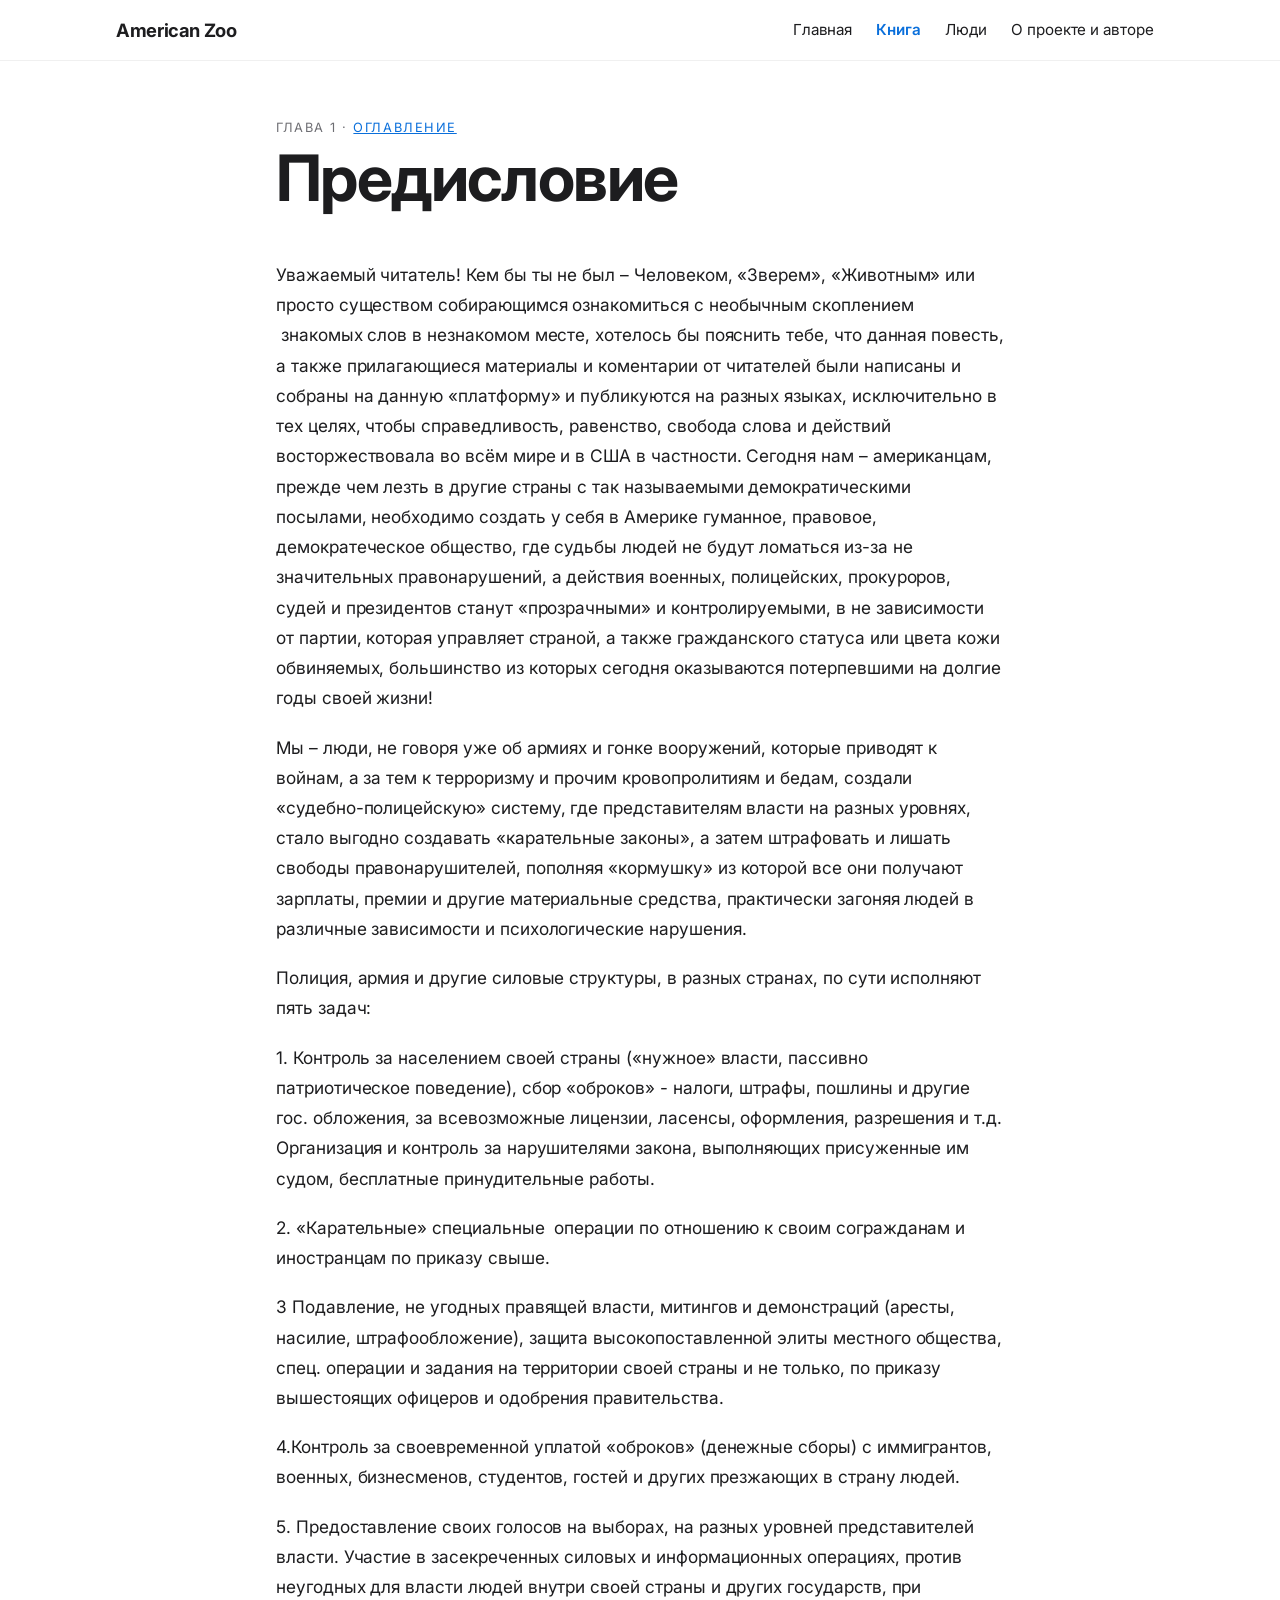
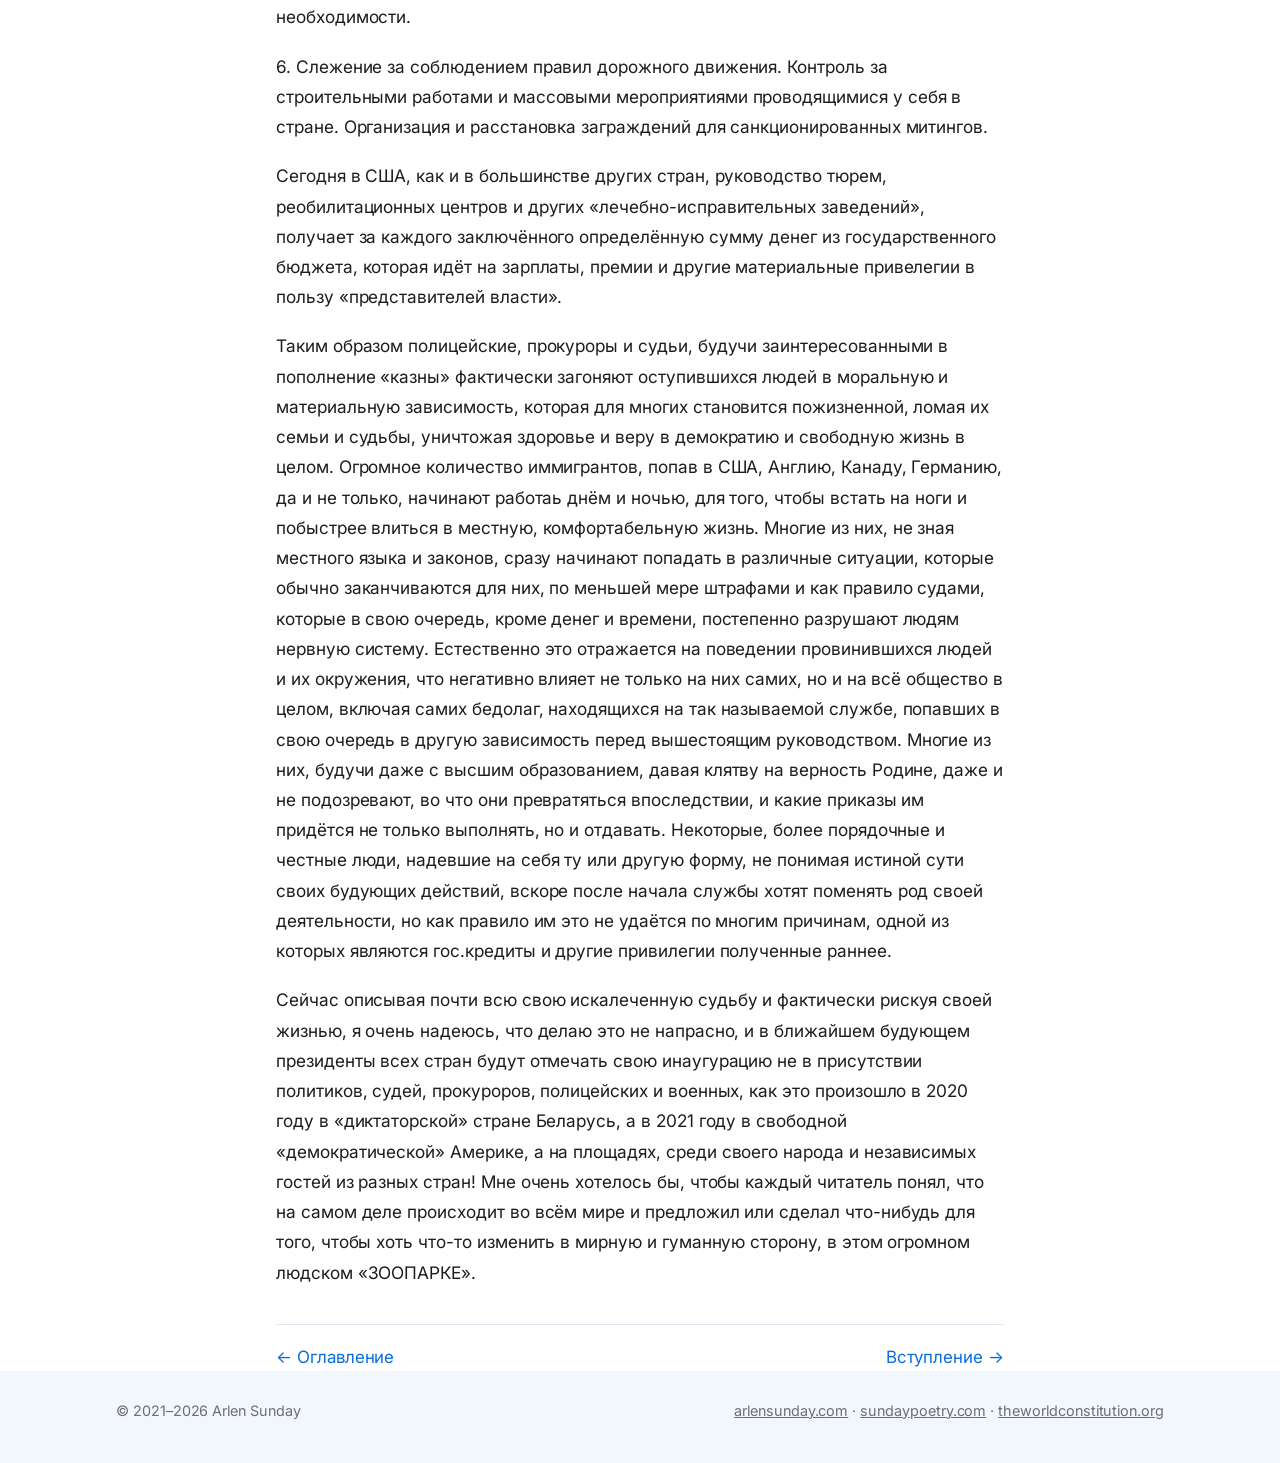
<file: ch/predislovie.html>
<!doctype html>
<html lang="ru">
<head>
<meta charset="utf-8">
<meta name="viewport" content="width=device-width, initial-scale=1">
<title>Предисловие — Американский зоопарк</title>
<meta name="description" content=" Уважаемый читатель! Кем бы ты не был – Человеком, «Зверем», «Животным» или просто существом собирающимся ознакомиться с необычным скоплением знакомых">
<link rel="preconnect" href="https://fonts.googleapis.com">
<link rel="preconnect" href="https://fonts.gstatic.com" crossorigin>
<link href="https://fonts.googleapis.com/css2?family=Inter:wght@400;500;600;700&display=swap&subset=cyrillic" rel="stylesheet">
<link rel="stylesheet" href="../assets/style.css">
</head>
<body>
<header class="site-head">
  <div class="wrap-wide">
    <a class="brand" href="../index.html">American Zoo</a>
    <button class="nav-toggle" aria-expanded="false" aria-controls="nav">Меню</button>
    <nav class="nav" id="nav">
      <a href="../index.html">Главная</a>
      <a href="../book.html" aria-current="page">Книга</a>
      <a href="../people.html">Люди</a>
      <a href="../about.html">О проекте и авторе</a>
    </nav>
  </div>
</header>
<main class="wrap">
  <div class="page-head"><div class="kicker">Глава 1 · <a href="../book.html">Оглавление</a></div><h1>Предисловие</h1></div>
  <div class="chapter">
<p>Уважаемый читатель! Кем бы ты не был – Человеком, «Зверем», «Животным» или просто существом собирающимся ознакомиться с необычным скоплением  знакомых слов в незнакомом месте, хотелось бы пояснить тебе, что данная повесть, а также прилагающиеся материалы и коментарии от читателей были написаны и собраны на данную «платформу» и публикуются на разных языках, исключительно в тех целях, чтобы справедливость, равенство, свобода слова и действий восторжествовала во всём мире и в США в частности. Сегодня нам – американцам, прежде чем лезть в другие страны с так называемыми демократическими посылами, необходимо создать у себя в Америке гуманное, правовое, демократеческое общество, где судьбы людей не будут ломаться из-за не значительных правонарушений, а действия военных, полицейских, прокуроров, судей и президентов станут «прозрачными» и контролируемыми, в не зависимости от партии, которая управляет страной, а также гражданского статуса или цвета кожи обвиняемых, большинство из которых сегодня оказываются потерпевшими на долгие годы своей жизни!</p>
<p>Мы – люди, не говоря уже об армиях и гонке вооружений, которые приводят к войнам, а за тем к терроризму и прочим кровопролитиям и бедам, создали «судебно-полицейскую» систему, где представителям власти на разных уровнях, стало выгодно создавать «карательные законы», а затем штрафовать и лишать свободы правонарушителей, пополняя «кормушку» из которой все они получают зарплаты, премии и другие материальные средства, практически загоняя людей в различные зависимости и психологические нарушения.</p>
<p>Полиция, армия и другие силовые структуры, в разных странах, по сути исполняют пять задач:</p>
<p>1. Контроль за населением своей страны («нужное» власти, пассивно патриотическое поведение), сбор «оброков» - налоги, штрафы, пошлины и другие гос. обложения, за всевозможные лицензии, ласенсы, оформления, разрешения и т.д. Организация и контроль за нарушителями закона, выполняющих присуженные им судом, бесплатные принудительные работы.</p>
<p>2. «Карательные» специальные  операции по отношению к своим согражданам и иностранцам по приказу свыше.</p>
<p>3 Подавление, не угодных правящей власти, митингов и демонстраций (аресты, насилие, штрафообложение), защита высокопоставленной элиты местного общества, спец. операции и задания на территории своей страны и не только, по приказу вышестоящих офицеров и одобрения правительства.</p>
<p>4.Контроль за своевременной уплатой «оброков» (денежные сборы) с иммигрантов, военных, бизнесменов, студентов, гостей и других презжающих в страну людей.</p>
<p>5. Предоставление своих голосов на выборах, на разных уровней представителей власти. Участие в засекреченных силовых и информационных операциях, против неугодных для власти людей внутри своей страны и других государств, при необходимости.</p>
<p>6. Слежение за соблюдением правил дорожного движения. Контроль за строительными работами и массовыми мероприятиями проводящимися у себя в стране. Организация и расстановка заграждений для санкционированных митингов.</p>
<p>Сегодня в США, как и в большинстве других стран, руководство тюрем, реобилитационных центров и других «лечебно-исправительных заведений», получает за каждого заключённого определённую сумму денег из государственного бюджета, которая идёт на зарплаты, премии и другие материальные привелегии в пользу «представителей власти».</p>
<p>Таким образом полицейские, прокуроры и судьи, будучи заинтересованными в пополнение «казны» фактически загоняют оступившихся людей в моральную и материальную зависимость, которая для многих становится пожизненной, ломая их семьи и судьбы, уничтожая здоровье и веру в демократию и свободную жизнь в целом. Огромное количество иммигрантов, попав в США, Англию, Канаду, Германию, да и не только, начинают работаь днём и ночью, для того, чтобы встать на ноги и побыстрее влиться в местную, комфортабельную жизнь. Многие из них, не зная местного языка и законов, сразу начинают попадать в различные ситуации, которые обычно заканчиваются для них, по меньшей мере штрафами и как правило судами, которые в свою очередь, кроме денег и времени, постепенно разрушают людям нервную систему. Естественно это отражается на поведении провинившихся людей и их окружения, что негативно влияет не только на них самих, но и на всё общество в целом, включая самих бедолаг, находящихся на так называемой службе, попавших в свою очередь в другую зависимость перед вышестоящим руководством. Многие из них, будучи даже с высшим образованием, давая клятву на верность Родине, даже и не подозревают, во что они превратяться впоследствии, и какие приказы им придётся не только выполнять, но и отдавать. Некоторые, более порядочные и честные люди, надевшие на себя ту или другую форму, не понимая истиной сути своих будующих действий, вскоре после начала службы хотят поменять род своей деятельности, но как правило им это не удаётся по многим причинам, одной из которых являются гос.кредиты и другие привилегии полученные раннее.</p>
<p>Сейчас описывая почти всю свою искалеченную судьбу и фактически рискуя своей жизнью, я очень надеюсь, что делаю это не напрасно, и в ближайшем будующем президенты всех стран будут отмечать свою инаугурацию не в присутствии политиков, судей, прокуроров, полицейских и военных, как это произошло в 2020 году в «диктаторской» стране Беларусь, а в 2021 году в свободной «демократической» Америке, а на площадях, среди своего народа и независимых гостей из разных стран! Мне очень хотелось бы, чтобы каждый читатель понял, что на самом деле происходит во всём мире и предложил или сделал что-нибудь для того, чтобы хоть что-то изменить в мирную и гуманную сторону, в этом огромном людском «ЗООПАРКЕ».</p>
  </div>
  <nav class="pn"><a href="../book.html">← Оглавление</a><a href="vstupleniye.html">Вступление →</a></nav>
</main>
<footer class="site-foot">
  <div class="wrap-wide">
    <span>© 2021–2026 Arlen Sunday</span>
    <span><a href="https://arlensunday.com">arlensunday.com</a> · <a href="https://sundaypoetry.com">sundaypoetry.com</a> · <a href="https://theworldconstitution.org">theworldconstitution.org</a></span>
  </div>
</footer>
<script>
(function(){var b=document.querySelector('.nav-toggle'),n=document.querySelector('.nav');if(b&&n)b.addEventListener('click',function(){b.setAttribute('aria-expanded',n.classList.toggle('open')?'true':'false')});})();
</script>
</body>
</html>
</file>
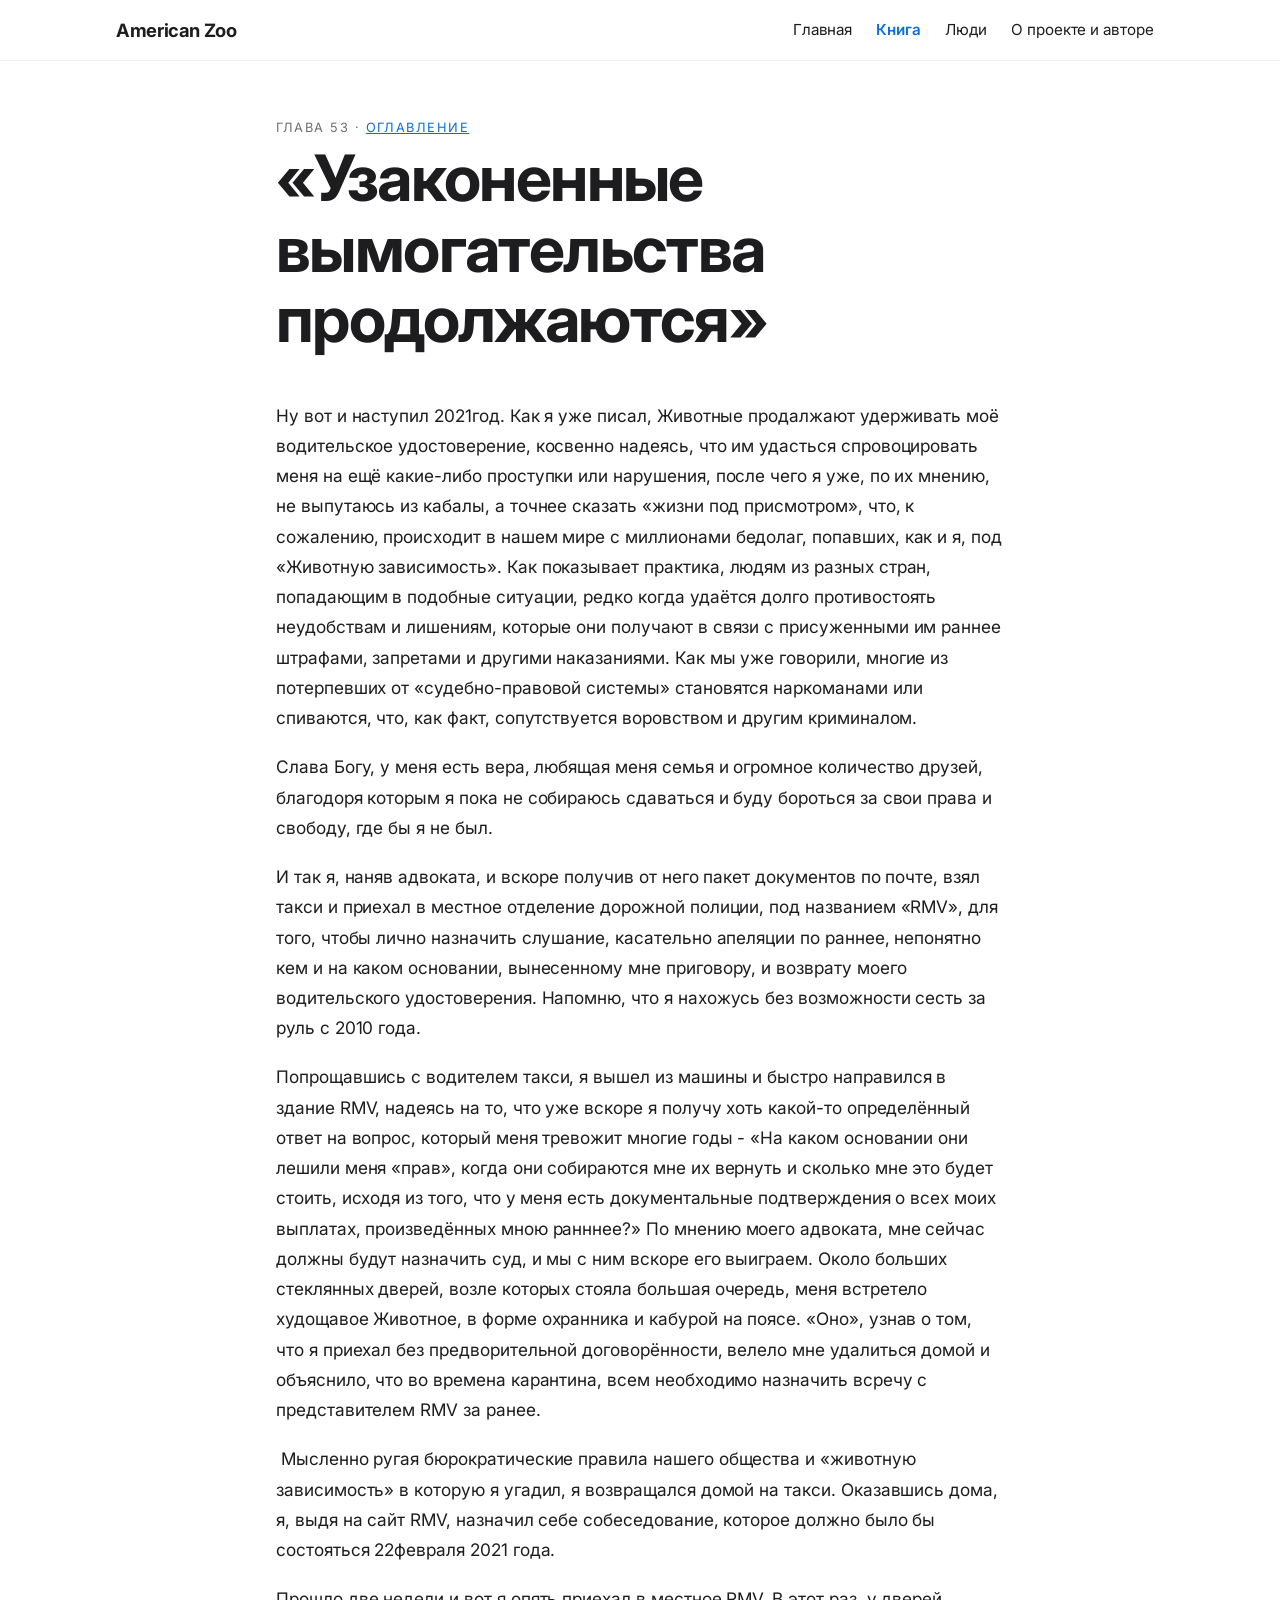
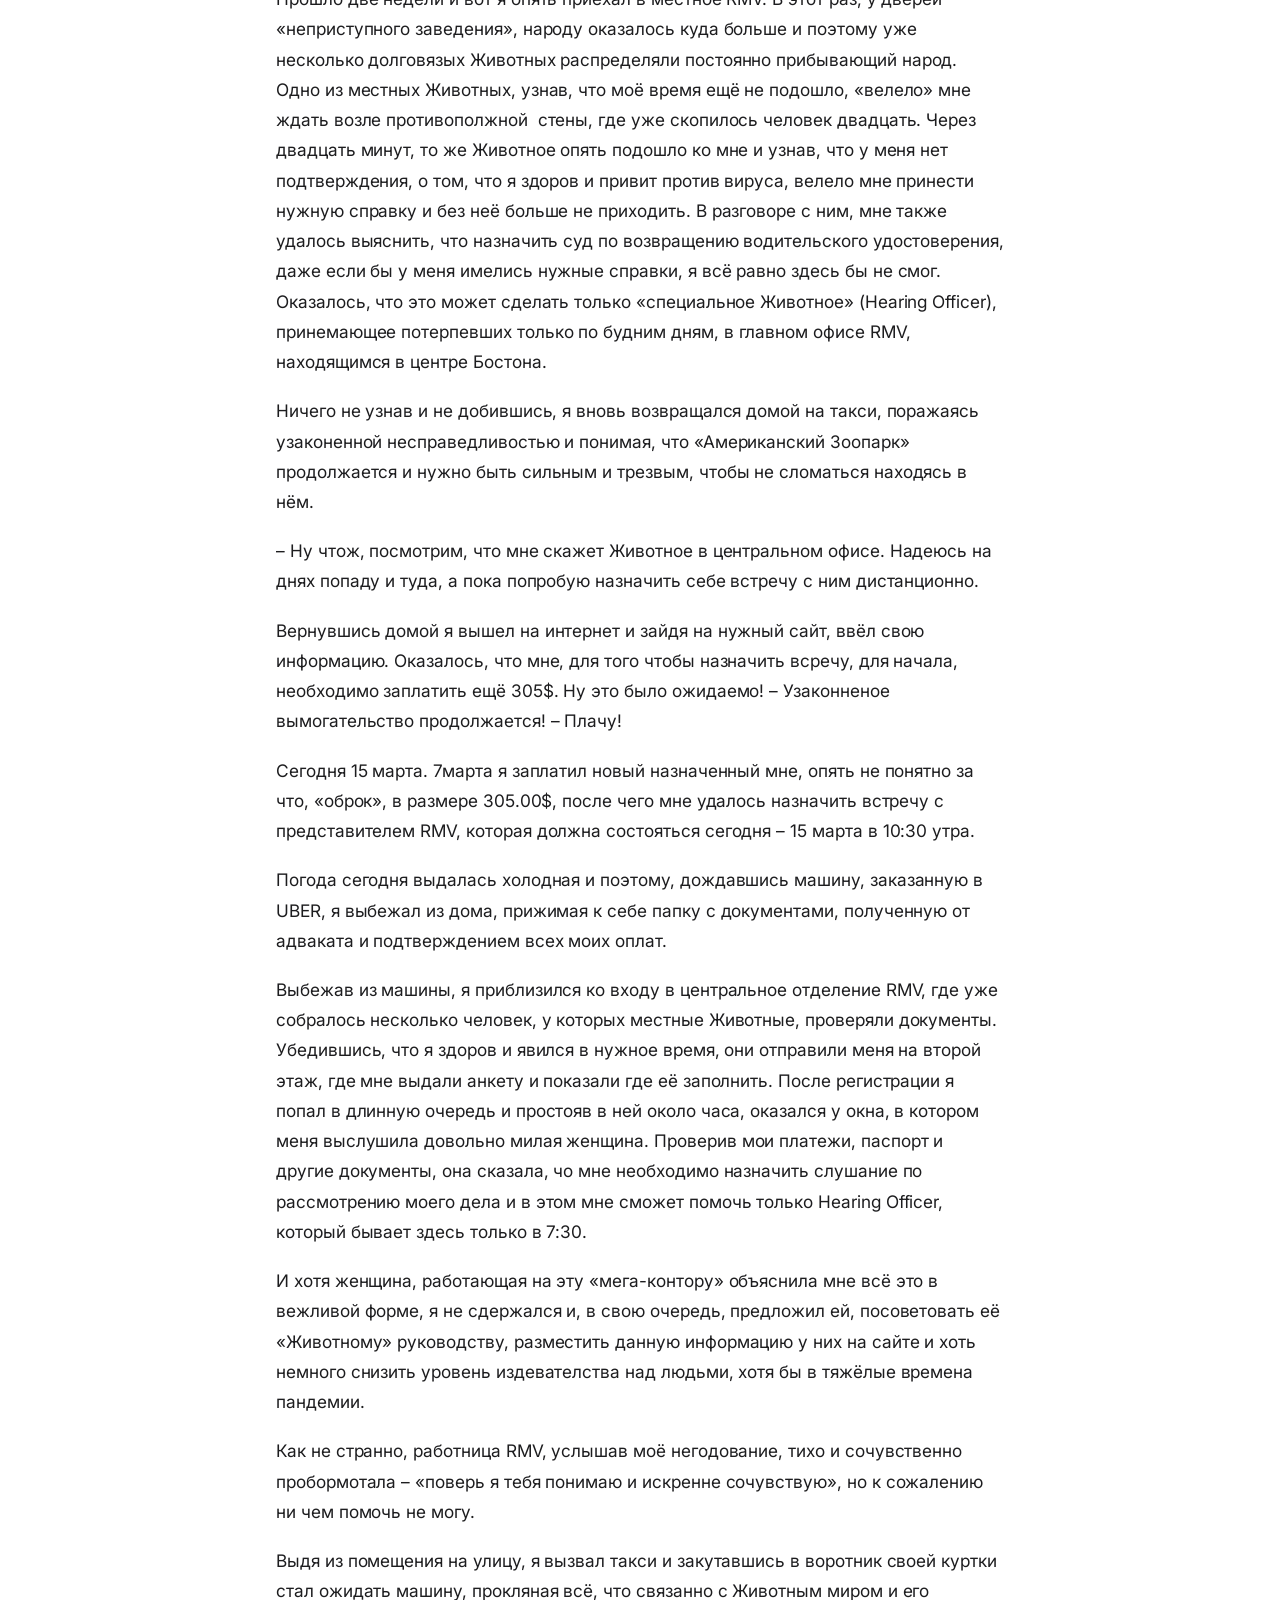
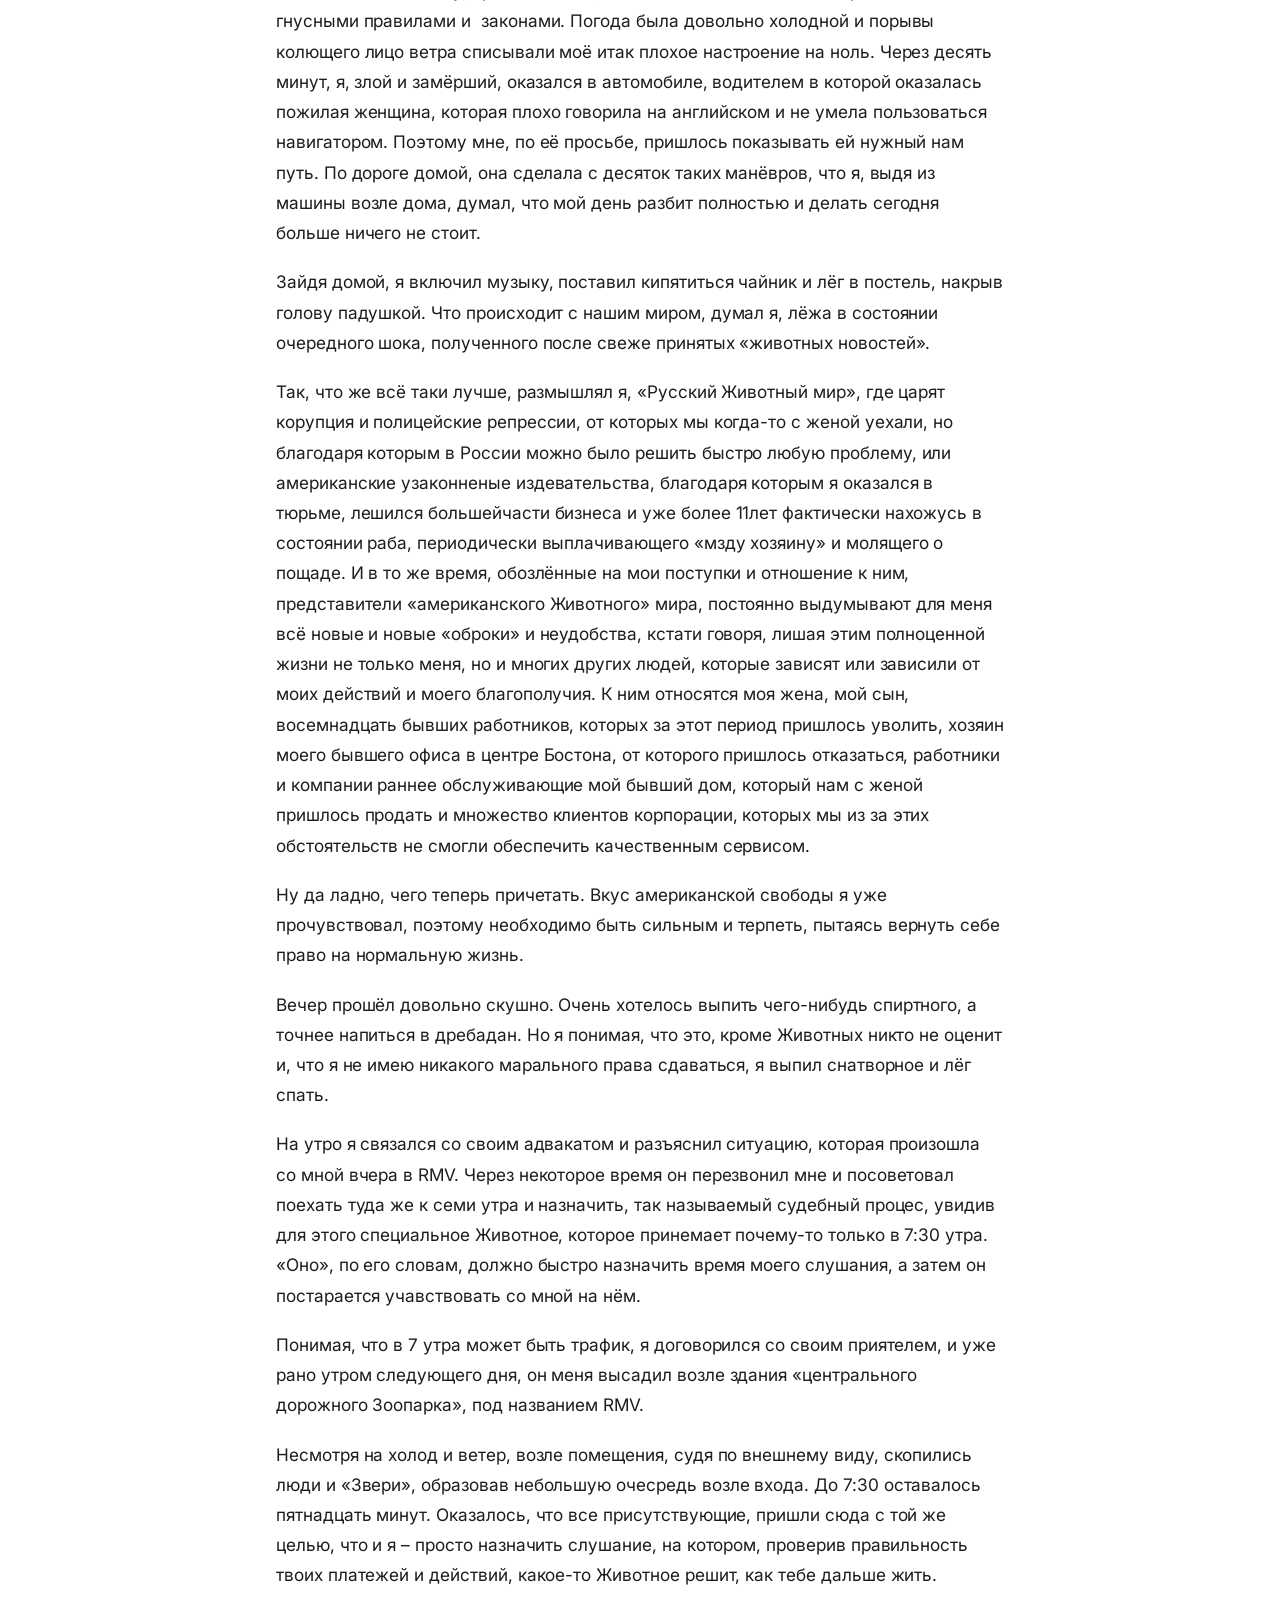
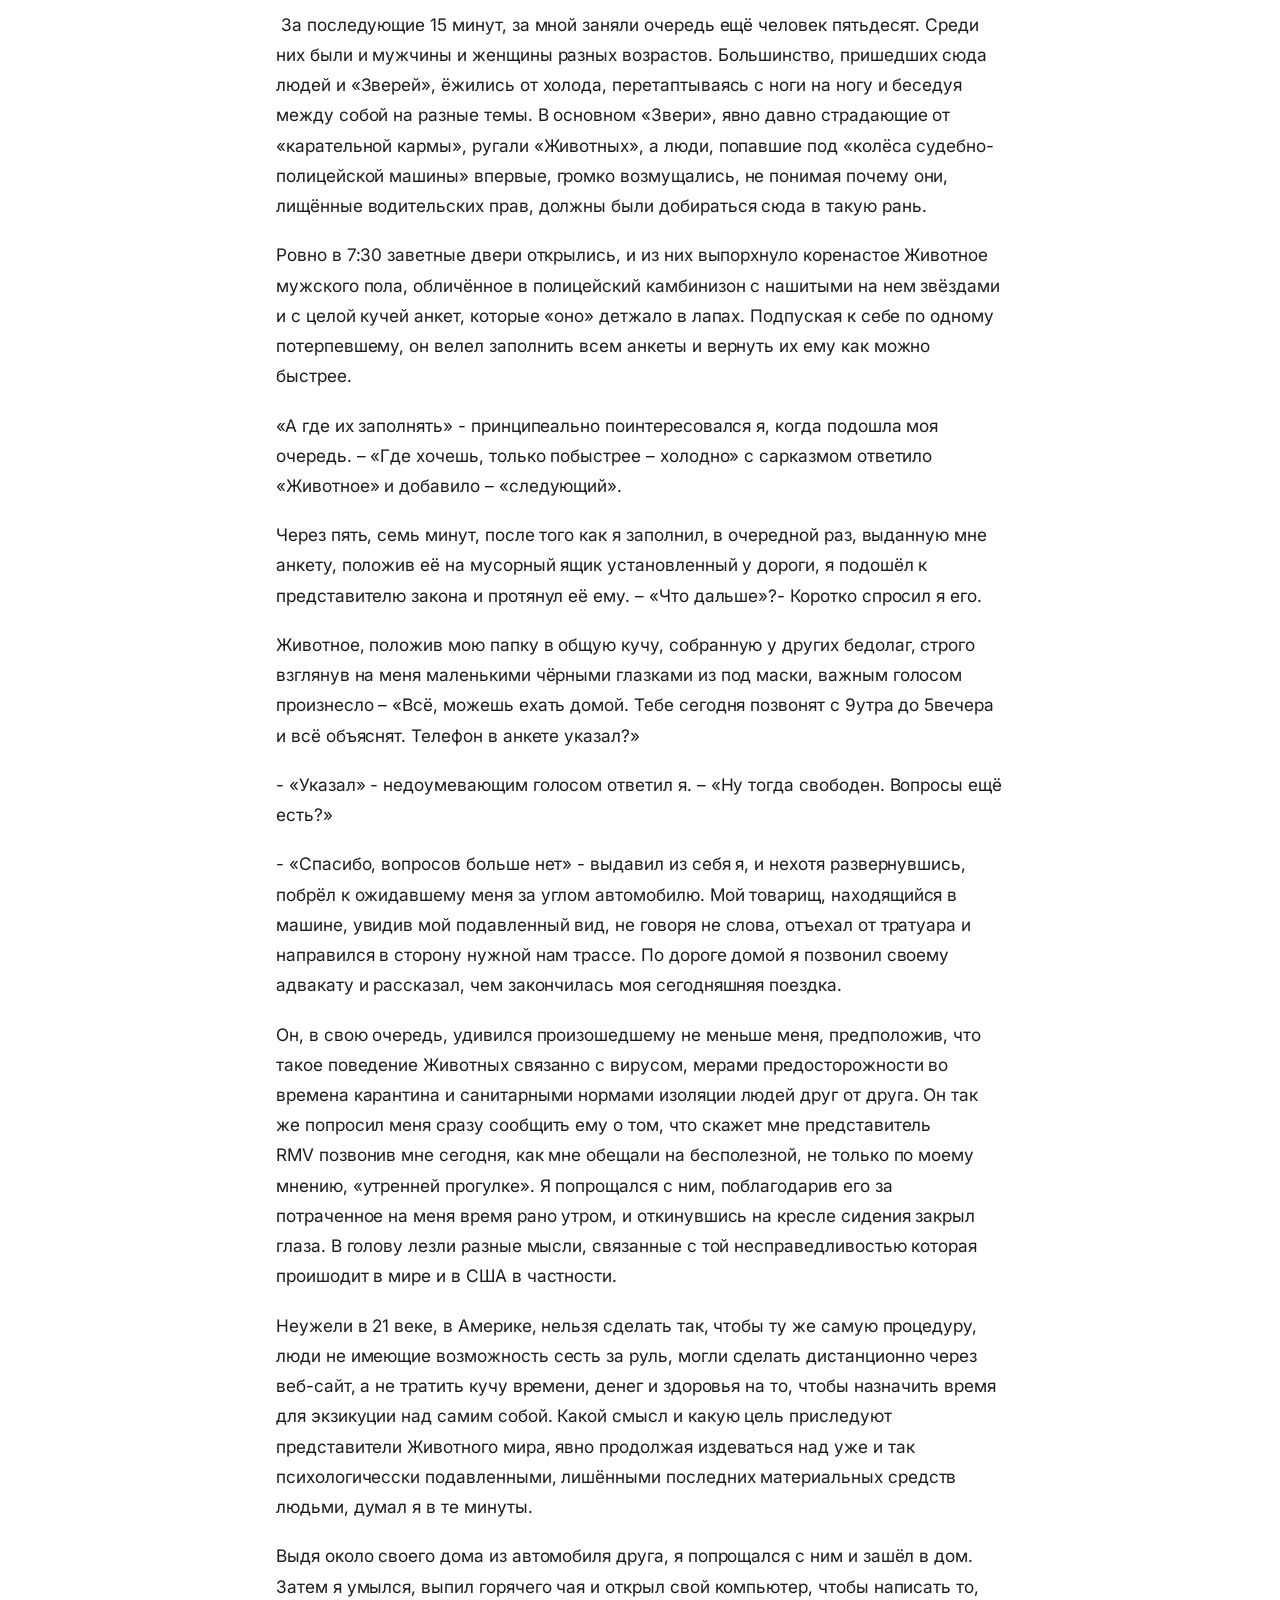
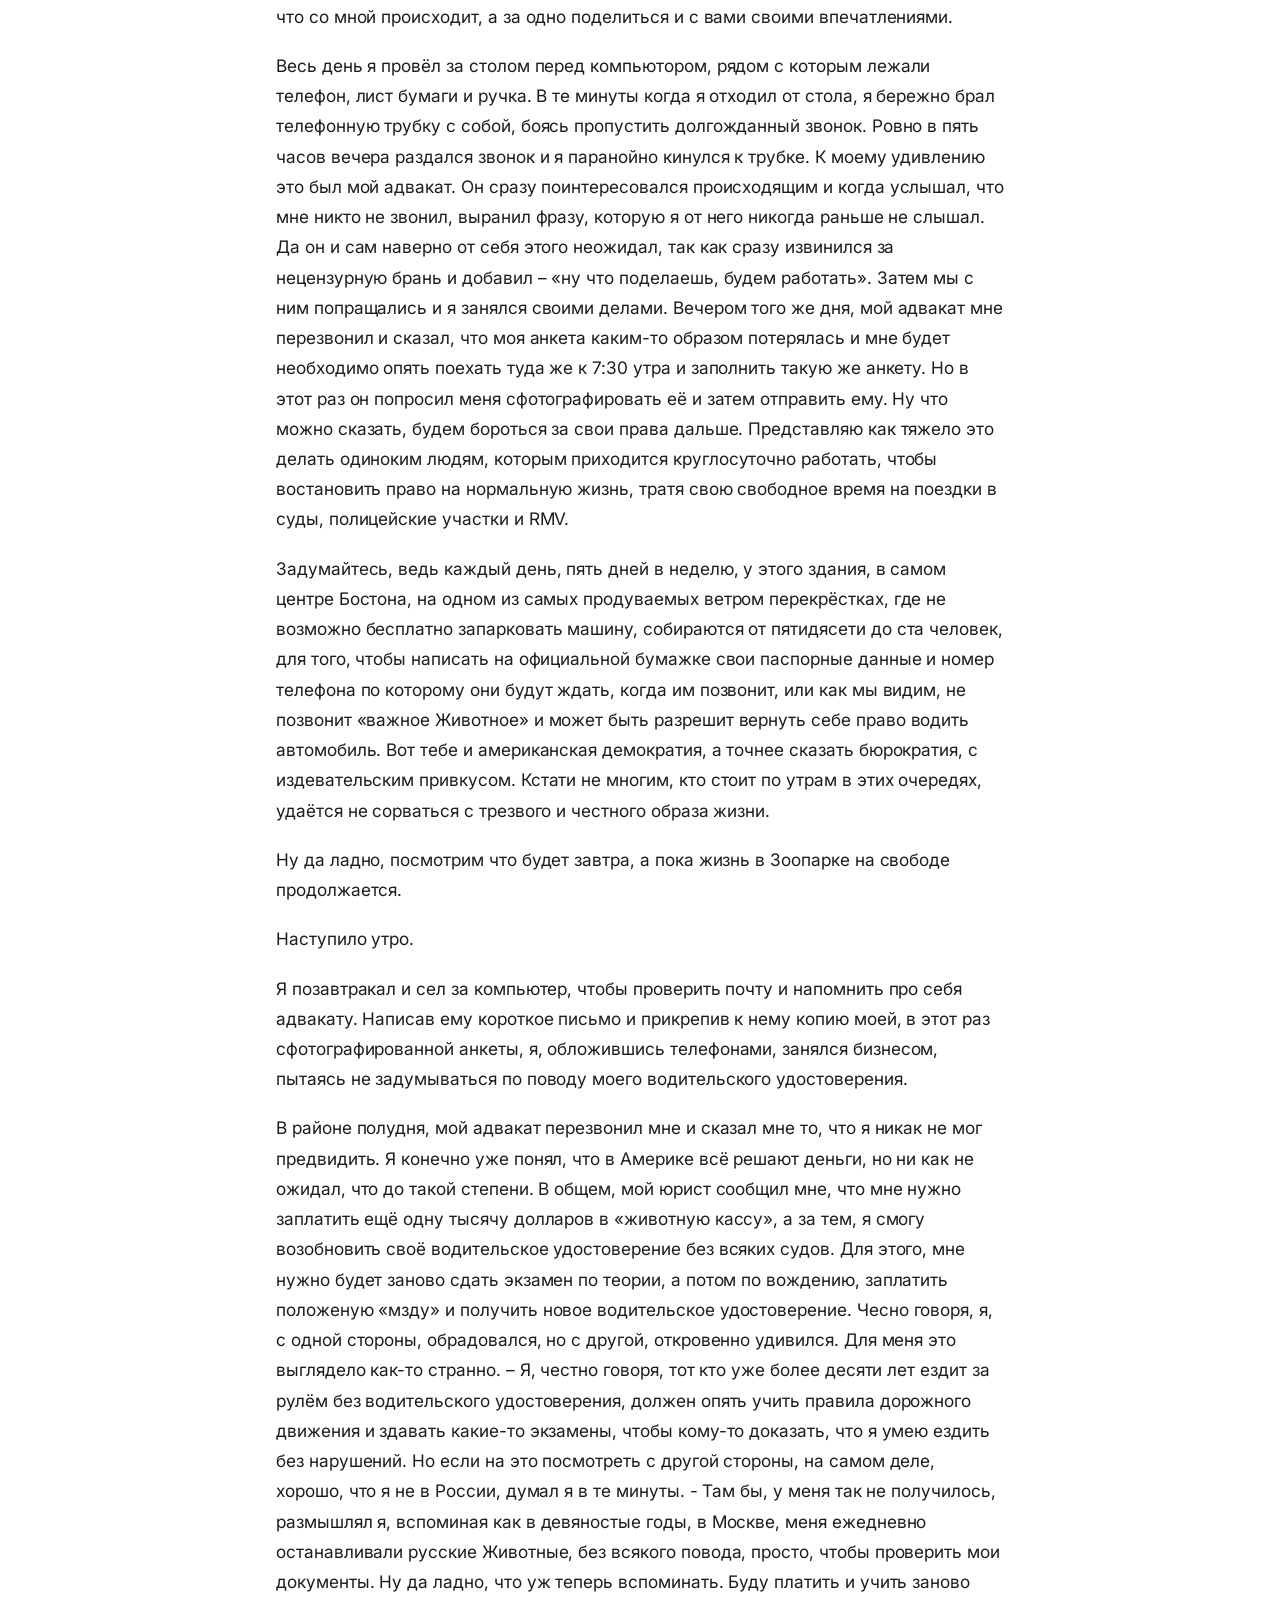
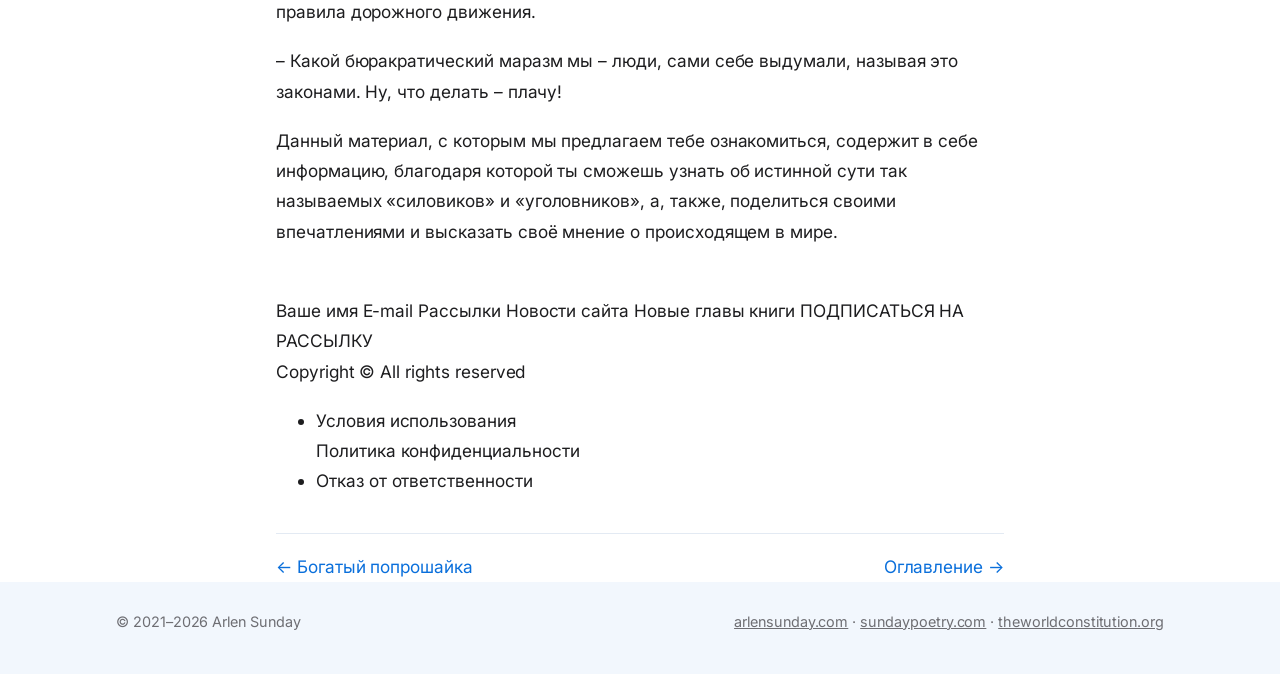
<file: ch/uzakonennyie-vyimogatelstva-prodolzhayutsya.html>
<!doctype html>
<html lang="ru">
<head>
<meta charset="utf-8">
<meta name="viewport" content="width=device-width, initial-scale=1">
<title>«Узаконенные вымогательства продолжаются» — Американский зоопарк</title>
<meta name="description" content=" Ну вот и наступил 2021год. Как я уже писал, Животные продалжают удерживать моё водительское удостоверение, косвенно надеясь, что им удасться спровоци">
<link rel="preconnect" href="https://fonts.googleapis.com">
<link rel="preconnect" href="https://fonts.gstatic.com" crossorigin>
<link href="https://fonts.googleapis.com/css2?family=Inter:wght@400;500;600;700&display=swap&subset=cyrillic" rel="stylesheet">
<link rel="stylesheet" href="../assets/style.css">
</head>
<body>
<header class="site-head">
  <div class="wrap-wide">
    <a class="brand" href="../index.html">American Zoo</a>
    <button class="nav-toggle" aria-expanded="false" aria-controls="nav">Меню</button>
    <nav class="nav" id="nav">
      <a href="../index.html">Главная</a>
      <a href="../book.html" aria-current="page">Книга</a>
      <a href="../people.html">Люди</a>
      <a href="../about.html">О проекте и авторе</a>
    </nav>
  </div>
</header>
<main class="wrap">
  <div class="page-head"><div class="kicker">Глава 53 · <a href="../book.html">Оглавление</a></div><h1>«Узаконенные вымогательства продолжаются»</h1></div>
  <div class="chapter">
<p>Ну вот и наступил 2021год. Как я уже писал, Животные продалжают удерживать моё водительское удостоверение, косвенно надеясь, что им удасться спровоцировать меня на ещё какие-либо проступки или нарушения, после чего я уже, по их мнению, не выпутаюсь из кабалы, а точнее сказать «жизни под присмотром», что, к сожалению, происходит в нашем мире с миллионами бедолаг, попавших, как и я, под «Животную зависимость». Как показывает практика, людям из разных стран, попадающим в подобные ситуации, редко когда удаётся долго противостоять неудобствам и лишениям, которые они получают в связи с присуженными им раннее штрафами, запретами и другими наказаниями. Как мы уже говорили, многие из потерпевших от «судебно-правовой системы» становятся наркоманами или спиваются, что, как факт, сопутствуется воровством и другим криминалом.</p>
<p>Слава Богу, у меня есть вера, любящая меня семья и огромное количество друзей, благодоря которым я пока не собираюсь сдаваться и буду бороться за свои права и свободу, где бы я не был.   </p>
<p>И так я, наняв адвоката, и вскоре получив от него пакет документов по почте, взял такси и приехал в местное отделение дорожной полиции, под названием «RMV», для того, чтобы лично назначить слушание, касательно апеляции по раннее, непонятно кем и на каком основании, вынесенному мне приговору, и возврату моего водительского удостоверения. Напомню, что я нахожусь без возможности сесть за руль с 2010 года.</p>
<p>Попрощавшись с водителем такси, я вышел из машины и быстро направился в здание RMV, надеясь на то, что уже вскоре я получу хоть какой-то определённый ответ на вопрос, который меня тревожит многие годы - «На каком основании они лешили меня «прав», когда они собираются мне их вернуть и сколько мне это будет стоить, исходя из того, что у меня есть документальные подтверждения о всех моих выплатах, произведённых мною ранннее?» По мнению моего адвоката, мне сейчас должны будут назначить суд, и мы с ним вскоре его выиграем. Около больших стеклянных дверей, возле которых стояла большая очередь, меня встретело худощавое Животное, в форме охранника и кабурой на поясе. «Оно», узнав о том, что я приехал без предворительной договорённости, велело мне удалиться домой и объяснило, что во времена карантина, всем необходимо назначить всречу с представителем RMV за ранее.</p>
<p> Мысленно ругая бюрократические правила нашего общества и «животную зависимость» в которую я угадил, я возвращался домой на такси. Оказавшись дома, я, выдя на сайт RMV, назначил себе собеседование, которое должно было бы состояться 22февраля 2021 года.</p>
<p>Прошло две недели и вот я опять приехал в местное RMV. В этот раз, у дверей «неприступного заведения», народу оказалось куда больше и поэтому уже несколько долговязых Животных распределяли постоянно прибывающий народ. Одно из местных Животных, узнав, что моё время ещё не подошло, «велело» мне ждать возле противополжной  стены, где уже скопилось человек двадцать. Через двадцать минут, то же Животное опять подошло ко мне и узнав, что у меня нет подтверждения, о том, что я здоров и привит против вируса, велело мне принести нужную справку и без неё больше не приходить. В разговоре с ним, мне также удалось выяснить, что назначить суд по возвращению водительского удостоверения, даже если бы у меня имелись нужные справки, я всё равно здесь бы не смог. Оказалось, что это может сделать только «специальное Животное» (Hearing Officer), принемающее потерпевших только по будним дням, в главном офисе RMV, находящимся в центре Бостона.</p>
<p>Ничего не узнав и не добившись, я вновь возвращался домой на такси, поражаясь узаконенной несправедливостью и понимая, что «Американский Зоопарк» продолжается и нужно быть сильным и трезвым, чтобы не сломаться находясь в нём.</p>
<p>– Ну чтож, посмотрим, что мне скажет Животное в центральном офисе. Надеюсь на днях попаду и туда, а пока попробую назначить себе встречу с ним дистанционно.</p>
<p>Вернувшись домой я вышел на интернет и зайдя на нужный сайт, ввёл свою информацию. Оказалось, что мне, для того чтобы назначить всречу, для начала, необходимо заплатить ещё 305$. Ну это было ожидаемо! – Узаконненое вымогательство продолжается! – Плачу!</p>


<p>Сегодня 15 марта. 7марта я заплатил новый назначенный мне, опять не понятно за что, «оброк», в размере 305.00$, после чего мне удалось назначить встречу с представителем RMV, которая должна состояться сегодня – 15 марта в 10:30 утра.</p>
<p>Погода сегодня выдалась холодная и поэтому, дождавшись машину, заказанную в UBER, я выбежал из дома, прижимая к себе папку с документами, полученную от адваката и подтверждением всех моих оплат.</p>
<p>Выбежав из машины, я приблизился ко входу в центральное отделение RMV, где уже собралось несколько человек, у которых местные Животные, проверяли документы. Убедившись, что я здоров и явился в нужное время, они отправили меня на второй этаж, где мне выдали анкету и показали где её заполнить. После регистрации я попал в длинную очередь и простояв в ней около часа, оказался у окна, в котором меня выслушила довольно милая женщина. Проверив мои платежи, паспорт и другие документы, она сказала, чо мне необходимо назначить слушание по рассмотрению моего дела и в этом мне сможет помочь только Hearing Officer, который бывает здесь только в 7:30.</p>
<p>И хотя женщина, работающая на эту «мега-контору» объяснила мне всё это в вежливой форме, я не сдержался и, в свою очередь, предложил ей, посоветовать её «Животному» руководству, разместить данную информацию у них на сайте и хоть немного снизить уровень издевателства над людьми, хотя бы в тяжёлые времена пандемии.</p>
<p>Как не странно, работница RMV, услышав моё негодование, тихо и сочувственно пробормотала – «поверь я тебя понимаю и искренне сочувствую», но к сожалению ни чем помочь не могу.</p>
<p>Выдя из помещения на улицу, я вызвал такси и закутавшись в воротник своей куртки стал ожидать машину, прокляная всё, что связанно с Животным миром и его гнусными правилами и  законами. Погода была довольно холодной и порывы колющего лицо ветра списывали моё итак плохое настроение на ноль. Через десять минут, я, злой и замёрший, оказался в автомобиле, водителем в которой оказалась пожилая женщина, которая плохо говорила на английском и не умела пользоваться навигатором. Поэтому мне, по её просьбе, пришлось показывать ей нужный нам путь. По дороге домой, она сделала с десяток таких манёвров, что я, выдя из машины возле дома, думал, что мой день разбит полностью и делать сегодня больше ничего не стоит.</p>
<p>Зайдя домой, я включил музыку, поставил кипятиться чайник и лёг в постель, накрыв голову падушкой. Что происходит с нашим миром, думал я, лёжа в состоянии очередного шока, полученного после свеже принятых «животных новостей».</p>
<p>Так, что же всё таки лучше, размышлял я, «Русский Животный мир», где царят корупция и полицейские репрессии, от которых мы когда-то с женой уехали, но благодаря которым в России можно было решить быстро любую проблему, или американские узаконненые издевательства, благодаря которым я оказался в тюрьме, лешился большейчасти бизнеса и уже более 11лет фактически нахожусь в состоянии раба, периодически выплачивающего «мзду хозяину» и молящего о пощаде. И в то же время, обозлённые на мои поступки и отношение к ним, представители «американского Животного» мира, постоянно выдумывают для меня всё новые и новые «оброки» и неудобства, кстати говоря, лишая этим полноценной жизни не только меня, но и многих других людей, которые зависят или зависили от моих действий и моего благополучия. К ним относятся моя жена, мой сын, восемнадцать бывших работников, которых за этот период пришлось уволить, хозяин моего бывшего офиса в центре Бостона, от которого пришлось отказаться, работники и компании раннее обслуживающие мой бывший дом, который нам с женой пришлось продать и множество клиентов корпорации, которых мы из за этих обстоятельств не смогли обеспечить качественным сервисом.</p>
<p>Ну да ладно, чего теперь причетать. Вкус американской свободы я уже прочувствовал, поэтому необходимо быть сильным и терпеть, пытаясь вернуть себе право на нормальную жизнь.</p>
<p>Вечер прошёл довольно скушно. Очень хотелось выпить чего-нибудь спиртного, а точнее напиться в дребадан. Но я понимая, что это, кроме Животных никто не оценит и, что я не имею никакого марального права сдаваться, я выпил снатворное и лёг спать.</p>
<p>На утро я связался со своим адвакатом и разъяснил ситуацию, которая произошла со мной вчера в RMV. Через некоторое время он перезвонил мне и посоветовал поехать туда же к семи утра и назначить, так называемый судебный процес, увидив для этого специальное Животное, которое принемает почему-то только в 7:30 утра. «Оно», по его словам, должно быстро назначить время моего слушания, а затем он постарается учавствовать со мной на нём.</p>
<p>Понимая, что в 7 утра может быть трафик, я договорился со своим приятелем, и уже рано утром следующего дня, он меня высадил возле здания «центрального дорожного Зоопарка», под названием RMV.</p>
<p>Несмотря на холод и ветер, возле помещения, судя по внешнему виду, скопились люди и «Звери», образовав небольшую очесредь возле входа. До 7:30 оставалось пятнадцать минут. Оказалось, что все присутствующие, пришли сюда с той же целью, что и я – просто назначить слушание, на котором, проверив правильность твоих платежей и действий, какое-то Животное решит, как тебе дальше жить.</p>
<p> За последующие 15 минут, за мной заняли очередь ещё человек пятьдесят. Среди них были и мужчины и женщины разных возрастов. Большинство, пришедших сюда людей и «Зверей», ёжились от холода, перетаптываясь с ноги на ногу и беседуя между собой на разные темы. В основном «Звери», явно давно страдающие от «карательной кармы», ругали «Животных», а люди, попавшие под «колёса судебно-полицейской машины» впервые, громко возмущались, не понимая почему они, лищённые водительских прав, должны были добираться сюда в такую рань.</p>
<p>Ровно в 7:30 заветные двери открылись, и из них выпорхнуло коренастое Животное мужского пола, обличённое в полицейский камбинизон с нашитыми на нем звёздами и с целой кучей анкет, которые «оно» детжало в лапах. Подпуская к себе по одному потерпевшему, он велел заполнить всем анкеты и вернуть их ему как можно быстрее.</p>
<p>«А где их заполнять» - принципеально поинтересовался я, когда подошла моя очередь. – «Где хочешь, только побыстрее – холодно» с сарказмом ответило «Животное» и добавило – «следующий».</p>
<p>Через пять, семь минут, после того как я заполнил, в очередной раз, выданную мне анкету, положив её на мусорный ящик установленный у дороги, я подошёл к представителю закона и протянул её ему. – «Что дальше»?- Коротко спросил я его.</p>
<p>Животное, положив мою папку в общую кучу, собранную у других бедолаг, строго взглянув на меня маленькими чёрными глазками из под маски, важным голосом произнесло – «Всё, можешь ехать домой. Тебе сегодня позвонят с 9утра до 5вечера и всё объяснят. Телефон в анкете указал?»</p>
<p>- «Указал» - недоумевающим голосом ответил я. – «Ну тогда свободен. Вопросы ещё есть?»</p>
<p>- «Спасибо, вопросов больше нет» - выдавил из себя я, и нехотя развернувшись, побрёл к ожидавшему меня за углом автомобилю. Мой товарищ, находящийся в машине, увидив мой подавленный вид, не говоря не слова, отъехал от тратуара и направился в сторону нужной нам трассе. По дороге домой я позвонил своему адвакату и рассказал, чем закончилась моя сегодняшняя поездка.</p>
<p>Он, в свою очередь, удивился произошедшему не меньше меня, предположив, что такое поведение Животных связанно с вирусом, мерами предосторожности во времена карантина и санитарными нормами изоляции людей друг от друга. Он так же попросил меня сразу сообщить ему о том, что скажет мне представитель RMV позвонив мне сегодня, как мне обещали на бесполезной, не только по моему мнению, «утренней прогулке». Я попрощался с ним, поблагодарив его за потраченное на меня время рано утром, и откинувшись на кресле сидения закрыл глаза. В голову лезли разные мысли, связанные с той несправедливостью которая проишодит в мире и в США в частности.</p>
<p>Неужели в 21 веке, в Америке, нельзя сделать так, чтобы ту же самую процедуру, люди не имеющие возможность сесть за руль, могли сделать дистанционно через веб-сайт, а не тратить кучу времени, денег и здоровья на то, чтобы назначить время для экзикуции над самим собой. Какой смысл и какую цель приследуют представители Животного мира, явно продолжая издеваться над уже и так психологичесски подавленными, лишёнными последних материальных средств людьми, думал я в те минуты.</p>
<p>Выдя около своего дома из автомобиля друга, я попрощался с ним и зашёл в дом. Затем я умылся, выпил горячего чая и открыл свой компьютер, чтобы написать то, что со мной происходит, а за одно поделиться и с вами своими впечатлениями.</p>
<p>Весь день я провёл за столом перед компьютором, рядом с которым лежали телефон, лист бумаги и ручка. В те минуты когда я отходил от стола, я бережно брал телефонную трубку с собой, боясь пропустить долгожданный звонок. Ровно в пять часов вечера раздался звонок и я паранойно кинулся к трубке. К моему удивлению это был мой адвакат. Он сразу поинтересовался происходящим и когда услышал, что мне никто не звонил, выранил фразу, которую я от него никогда раньше не слышал. Да он и сам наверно от себя этого неожидал, так как сразу извинился за нецензурную брань и добавил – «ну что поделаешь, будем работать». Затем мы с ним попращались и я занялся своими делами. Вечером того же дня, мой адвакат мне перезвонил и сказал, что моя анкета каким-то образом потерялась и мне будет необходимо опять поехать туда же к 7:30 утра и заполнить такую же анкету. Но в этот раз он попросил меня сфотографировать её и затем отправить ему. Ну что можно сказать, будем бороться за свои права дальше. Представляю как тяжело это делать одиноким людям, которым приходится круглосуточно работать, чтобы востановить право на нормальную жизнь, тратя свою свободное время на поездки в суды, полицейские участки и RMV.</p>
<p>Задумайтесь, ведь каждый день, пять дней в неделю, у этого здания, в самом центре Бостона, на одном из самых продуваемых ветром перекрёстках, где не возможно бесплатно запарковать машину, собираются от пятидясети до ста человек, для того, чтобы написать на официальной бумажке свои паспорные данные и номер телефона по которому они будут ждать, когда им позвонит, или как мы видим, не позвонит «важное Животное» и может быть разрешит вернуть себе право водить автомобиль. Вот тебе и американская демократия, а точнее сказать бюрократия, с издевательским привкусом. Кстати не многим, кто стоит по утрам в этих очередях, удаётся не сорваться с трезвого и честного образа жизни.</p>
<p>Ну да ладно, посмотрим что будет завтра, а пока жизнь в Зоопарке на свободе продолжается.</p>
<p>Наступило утро.</p>
<p>Я позавтракал и сел за компьютер, чтобы проверить почту и напомнить про себя адвакату. Написав ему короткое письмо и прикрепив к нему копию моей, в этот раз сфотографированной анкеты, я, обложившись телефонами, занялся бизнесом, пытаясь не задумываться по поводу моего водительского удостоверения.</p>
<p>В районе полудня, мой адвакат перезвонил мне и сказал мне то, что я никак не мог предвидить. Я конечно уже понял, что в Америке всё решают деньги, но ни как не ожидал, что до такой степени. В общем, мой юрист сообщил мне, что мне нужно заплатить ещё одну тысячу долларов в «животную кассу», а за тем, я смогу возобновить своё водительское удостоверение без всяких судов. Для этого, мне нужно будет заново сдать экзамен по теории, а потом по вождению, заплатить положеную «мзду» и получить новое водительское удостоверение. Чесно говоря, я, с одной стороны, обрадовался, но с другой, откровенно удивился. Для меня это выглядело как-то странно. – Я, честно говоря, тот кто уже более десяти лет ездит за рулём без водительского удостоверения, должен опять учить правила дорожного движения и здавать какие-то экзамены, чтобы кому-то доказать, что я умею ездить без нарушений. Но если на это посмотреть с другой стороны, на самом деле, хорошо, что я не в России, думал я в те минуты. - Там бы, у меня так не получилось, размышлял я, вспоминая как в девяностые годы, в Москве, меня ежедневно останавливали русские Животные, без всякого повода, просто, чтобы проверить мои документы. Ну да ладно, что уж теперь вспоминать. Буду платить и учить заново правила дорожного движения.</p>
<p>– Какой бюракратический маразм мы – люди, сами себе выдумали, называя это законами. Ну, что делать – плачу!</p>


		
	
    
   
    
        
            
                
                    
                        
                            
                                
                            
                            
                            
                                
                                    <p>Данный материал, с которым мы предлагаем тебе ознакомиться, содержит в себе информацию, благодаря которой ты сможешь узнать об истинной сути так называемых «силовиков» и «уголовников», а, также, поделиться своими впечатлениями и высказать своё мнение о происходящем в мире.</p>
                                
                            
                            
                            
                                <i></i>
                                <i></i>
                                <i></i>
                            
                        
                    
                
                
                
                    
    
    <br>
    
        Ваше имя
        
            
            
        
    

    
        E-mail
        
            
            
        
    

    
        Рассылки
        
            
    
        
            
            Новости сайта        
    
    
        
            
            Новые главы книги        
    

            
        
    

    
        
            ПОДПИСАТЬСЯ НА РАССЫЛКУ
        
    

    
    

	

                    
                
            
        
    
    
    
        
            
                
                    
                        
                            <p>
                                Copyright &copy; All rights reserved
                            </p>
                        
                    
                
                    
                        
                            <ul>                             
                                <li>Условия использования</li>
                                Политика конфиденциальности</li>
                                <li>Отказ от ответственности</li>
                            </ul>
                        
                    
                
            
        
    

	
		
        
		
        
        
	    
        
		
        
        
        
        
		
        
		
        
        
        
        
		
        
        
		
        
        
        
        
        
        
		
        
        
         
    


    
</html
  </div>
  <nav class="pn"><a href="bogatyij-poproshajka.html">← Богатый попрошайка</a><a href="../book.html">Оглавление →</a></nav>
</main>
<footer class="site-foot">
  <div class="wrap-wide">
    <span>© 2021–2026 Arlen Sunday</span>
    <span><a href="https://arlensunday.com">arlensunday.com</a> · <a href="https://sundaypoetry.com">sundaypoetry.com</a> · <a href="https://theworldconstitution.org">theworldconstitution.org</a></span>
  </div>
</footer>
<script>
(function(){var b=document.querySelector('.nav-toggle'),n=document.querySelector('.nav');if(b&&n)b.addEventListener('click',function(){b.setAttribute('aria-expanded',n.classList.toggle('open')?'true':'false')});})();
</script>
</body>
</html>
</file>
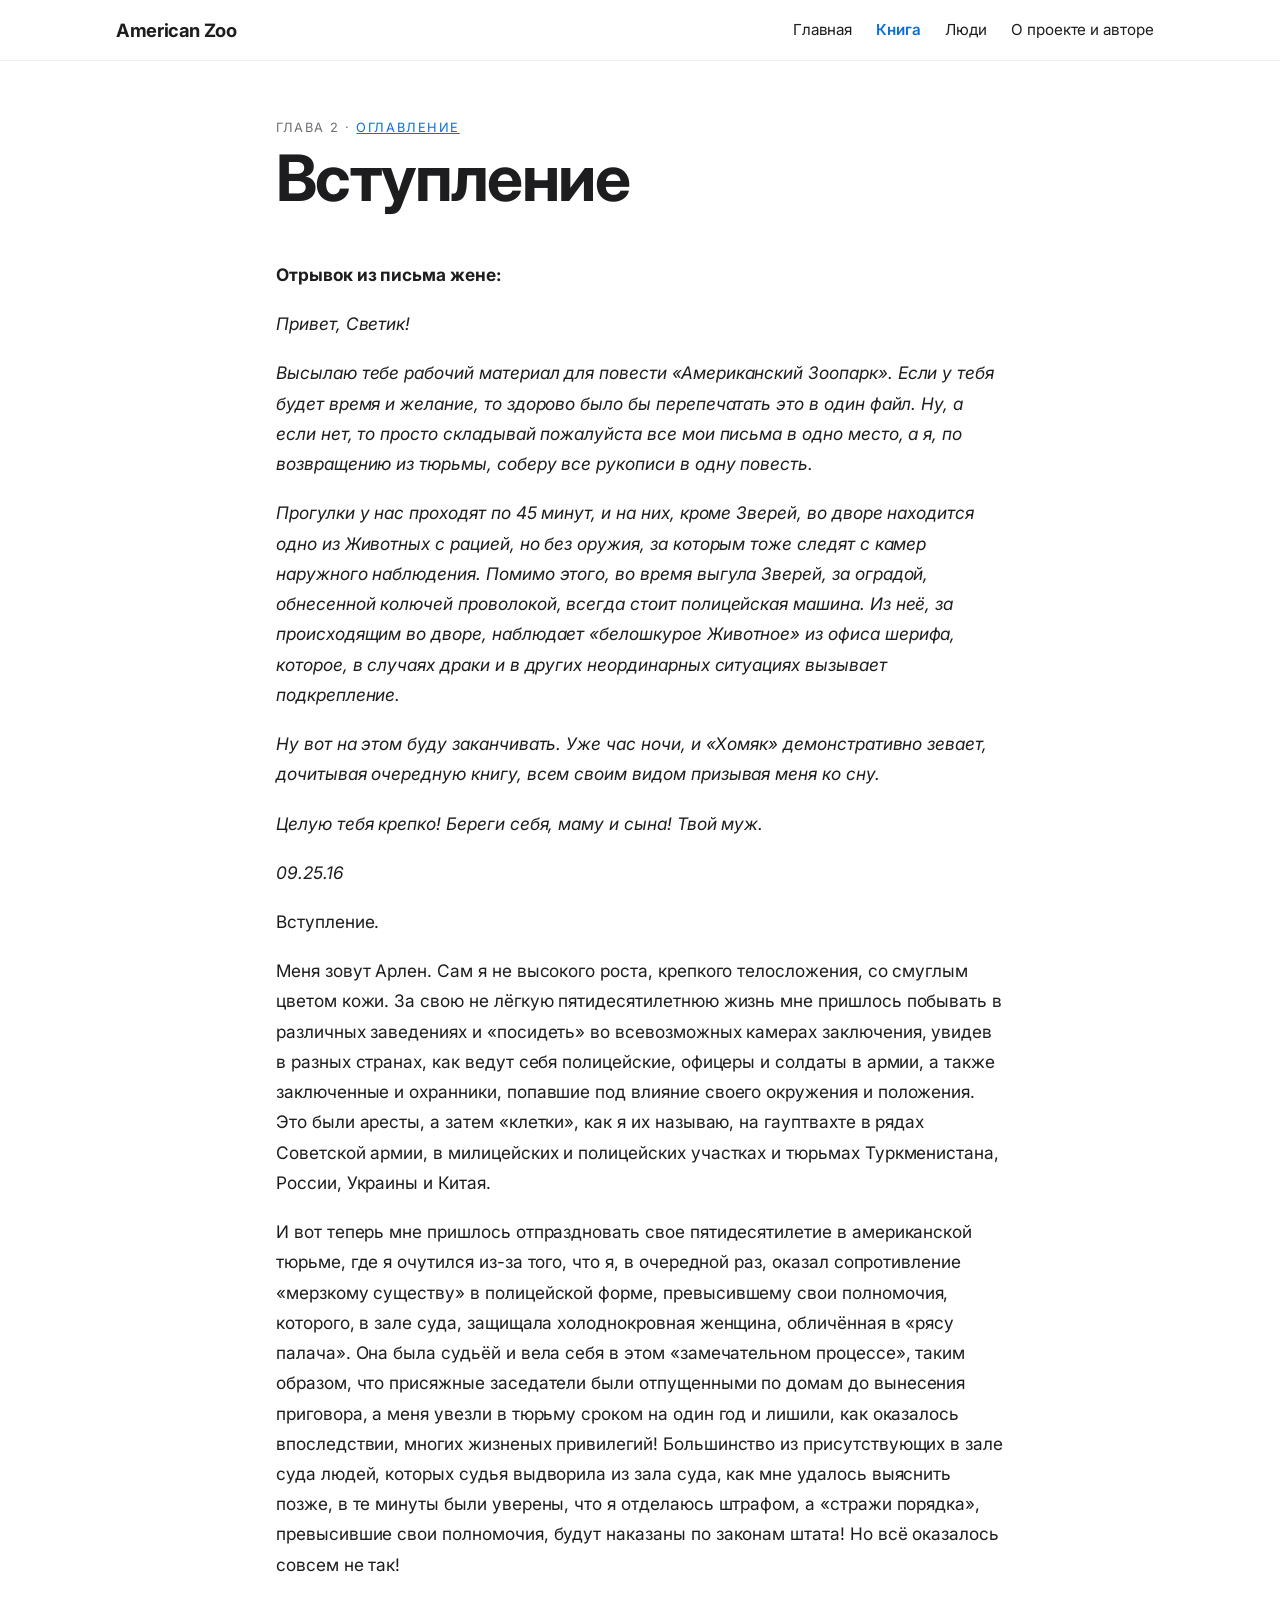
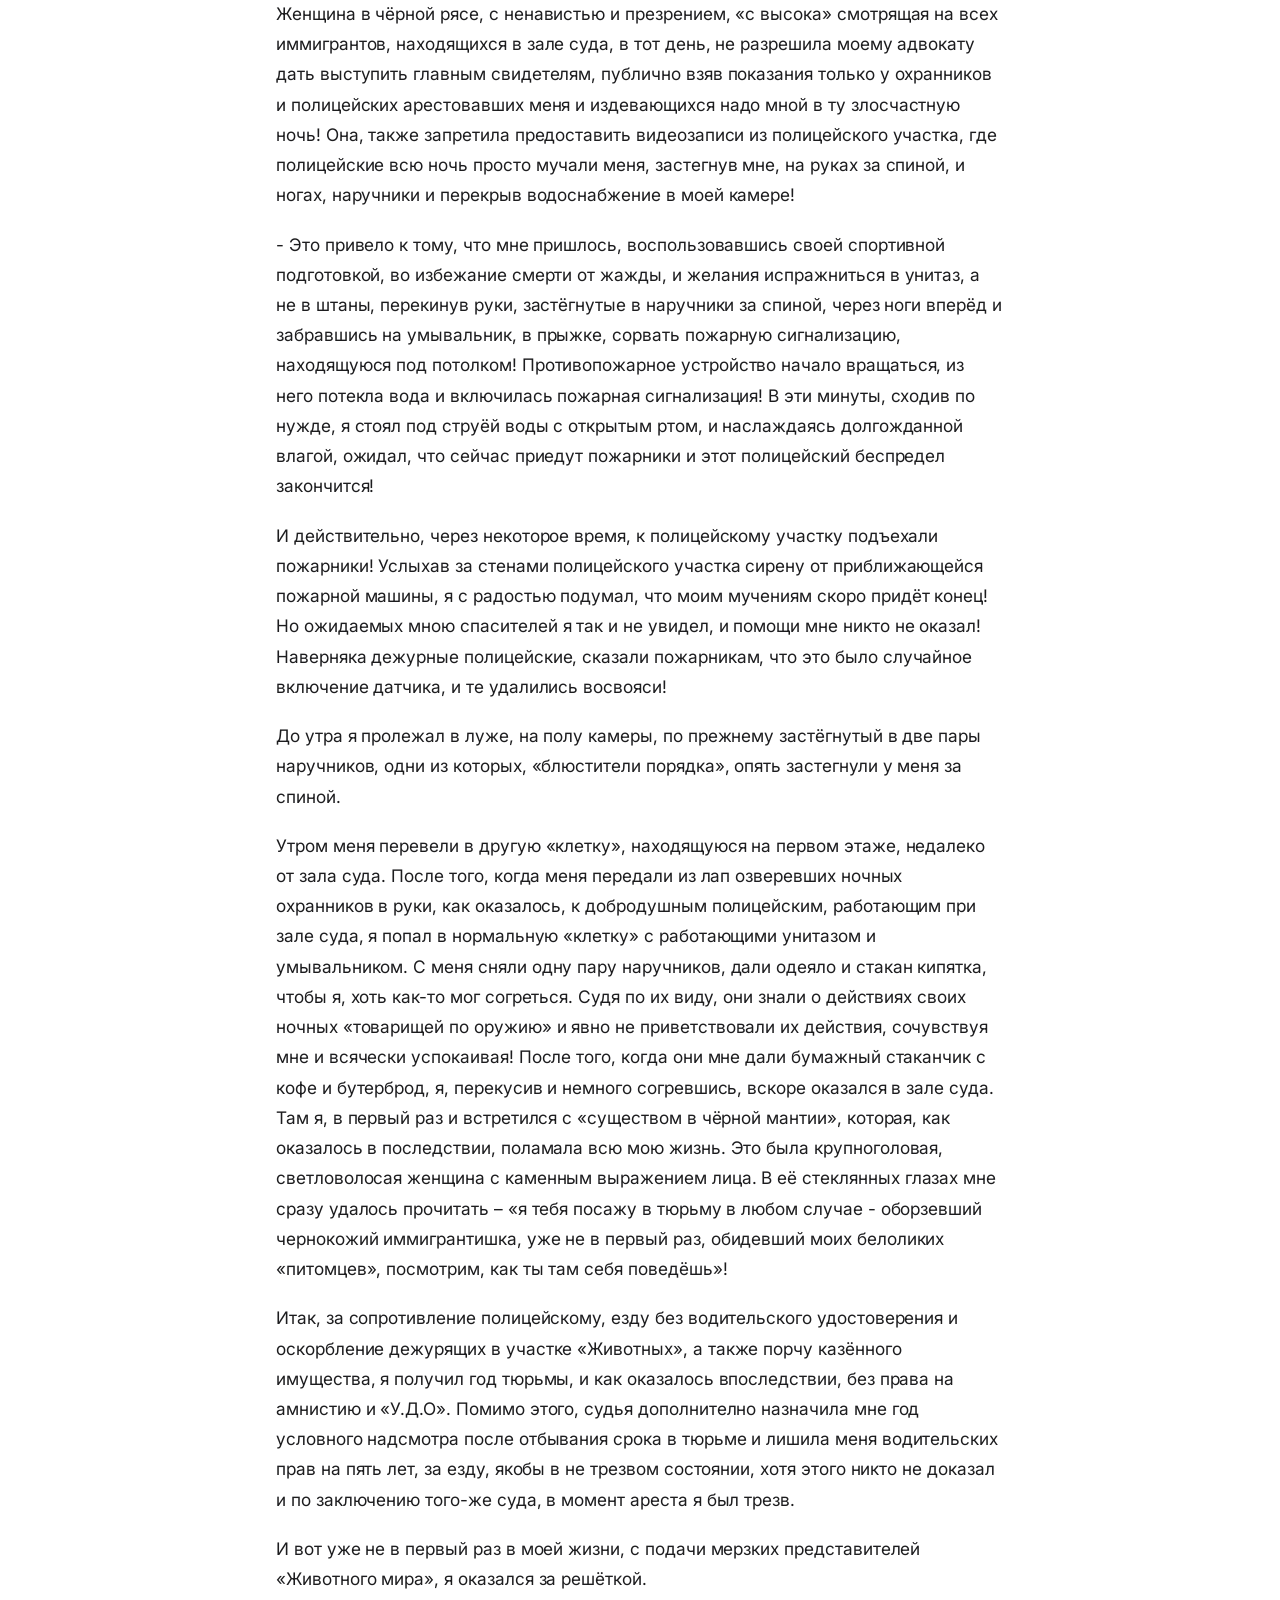
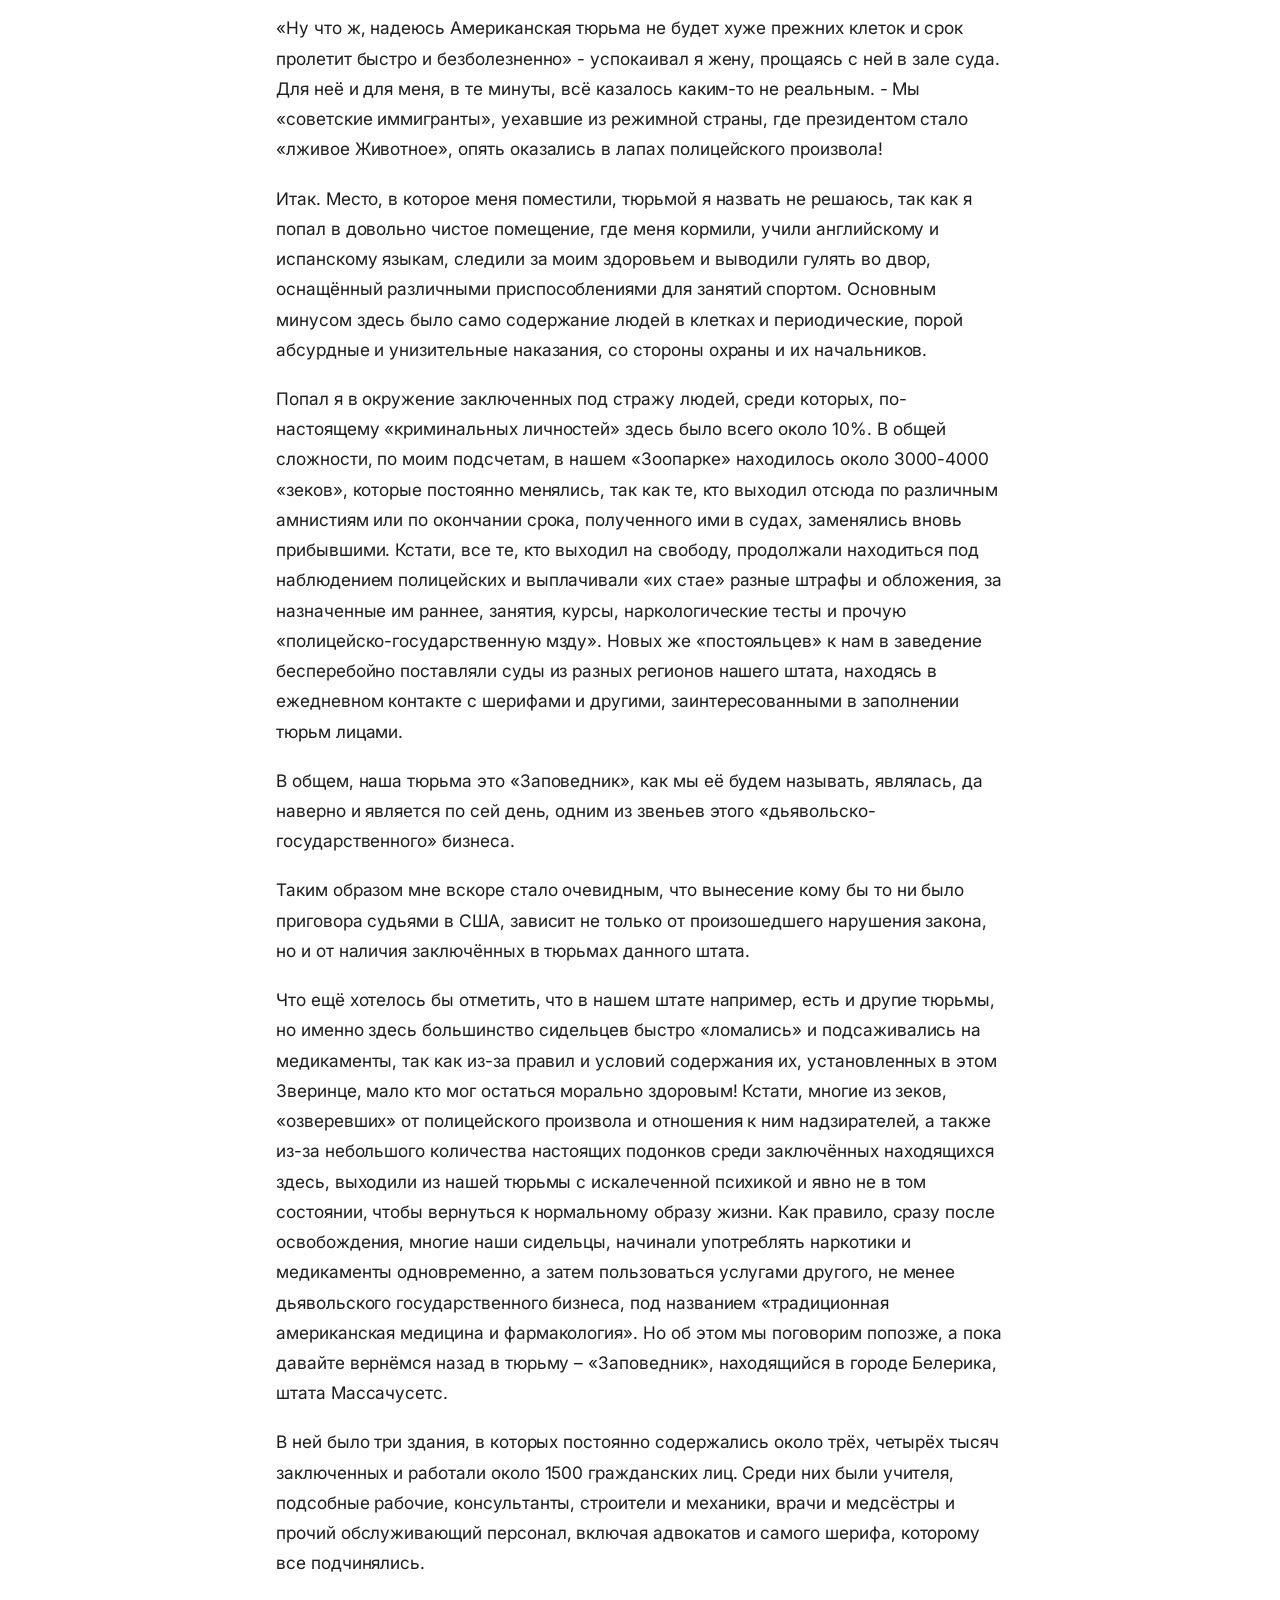
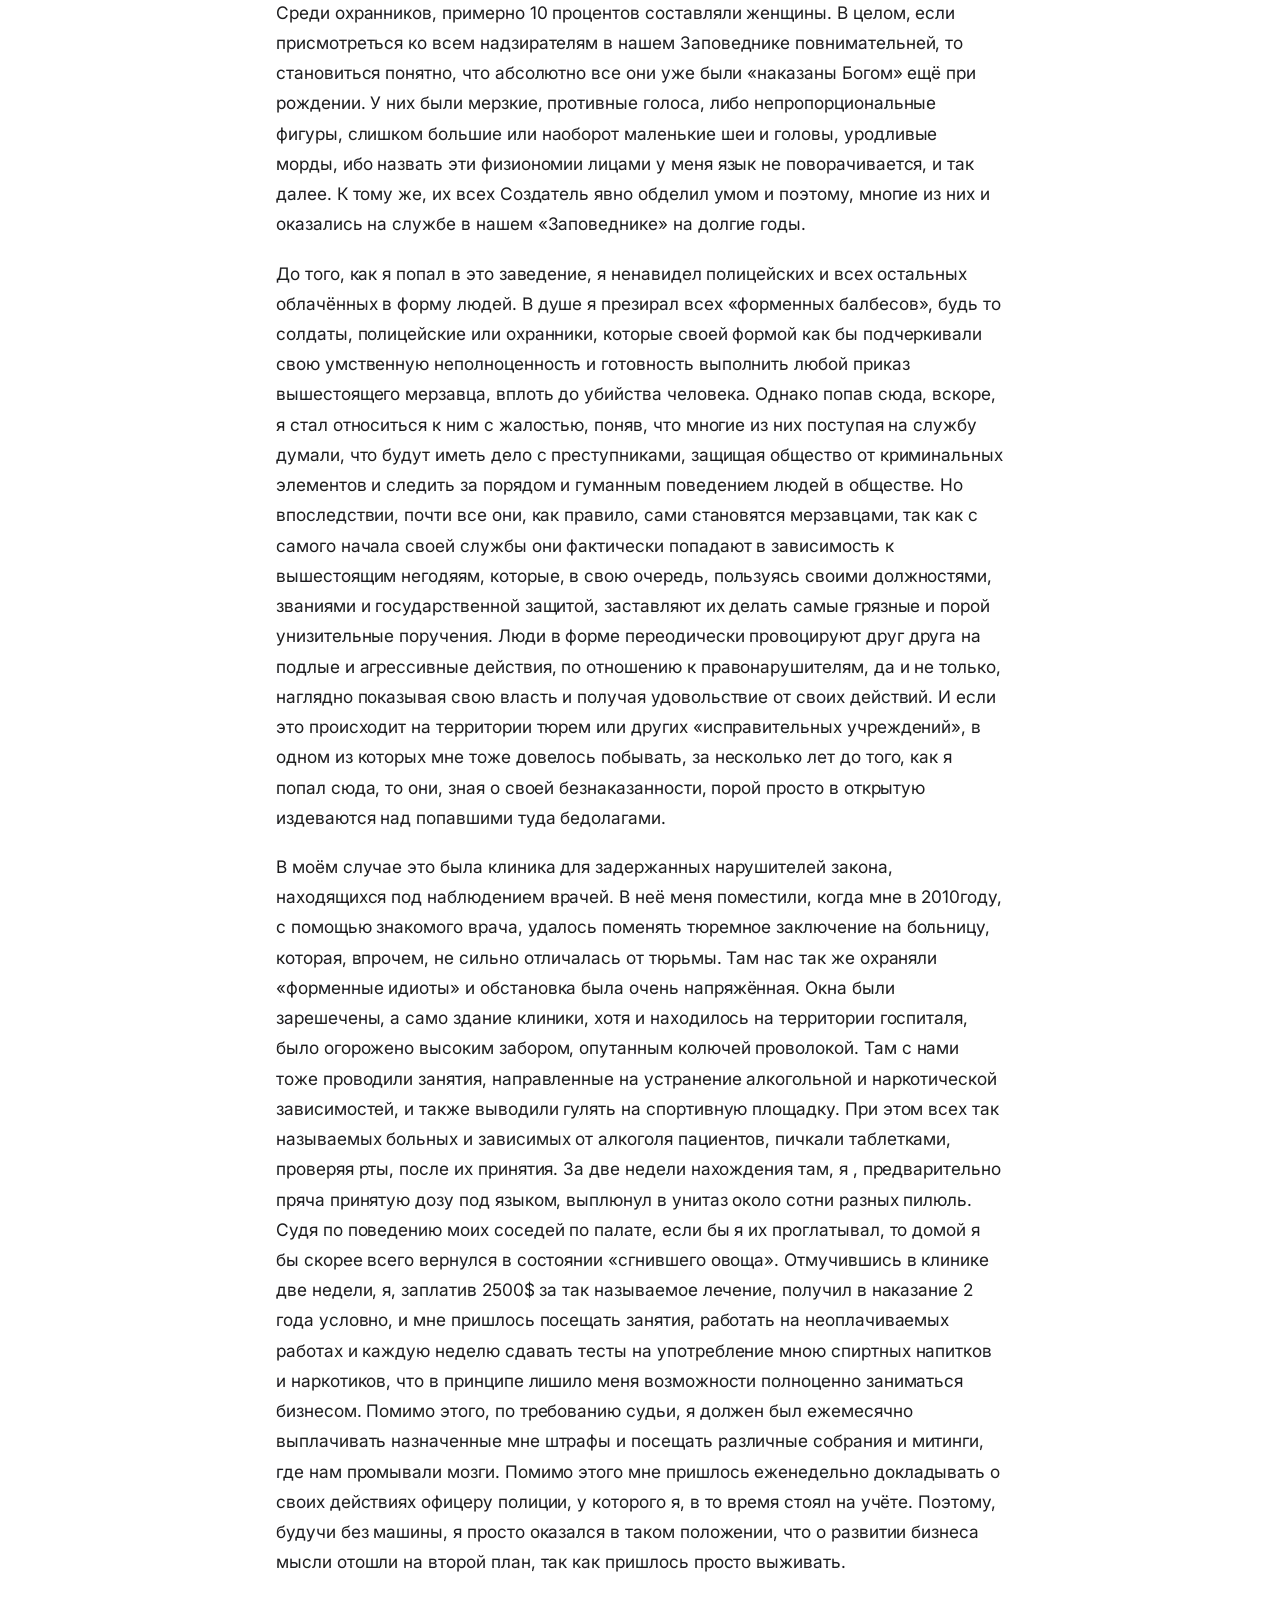
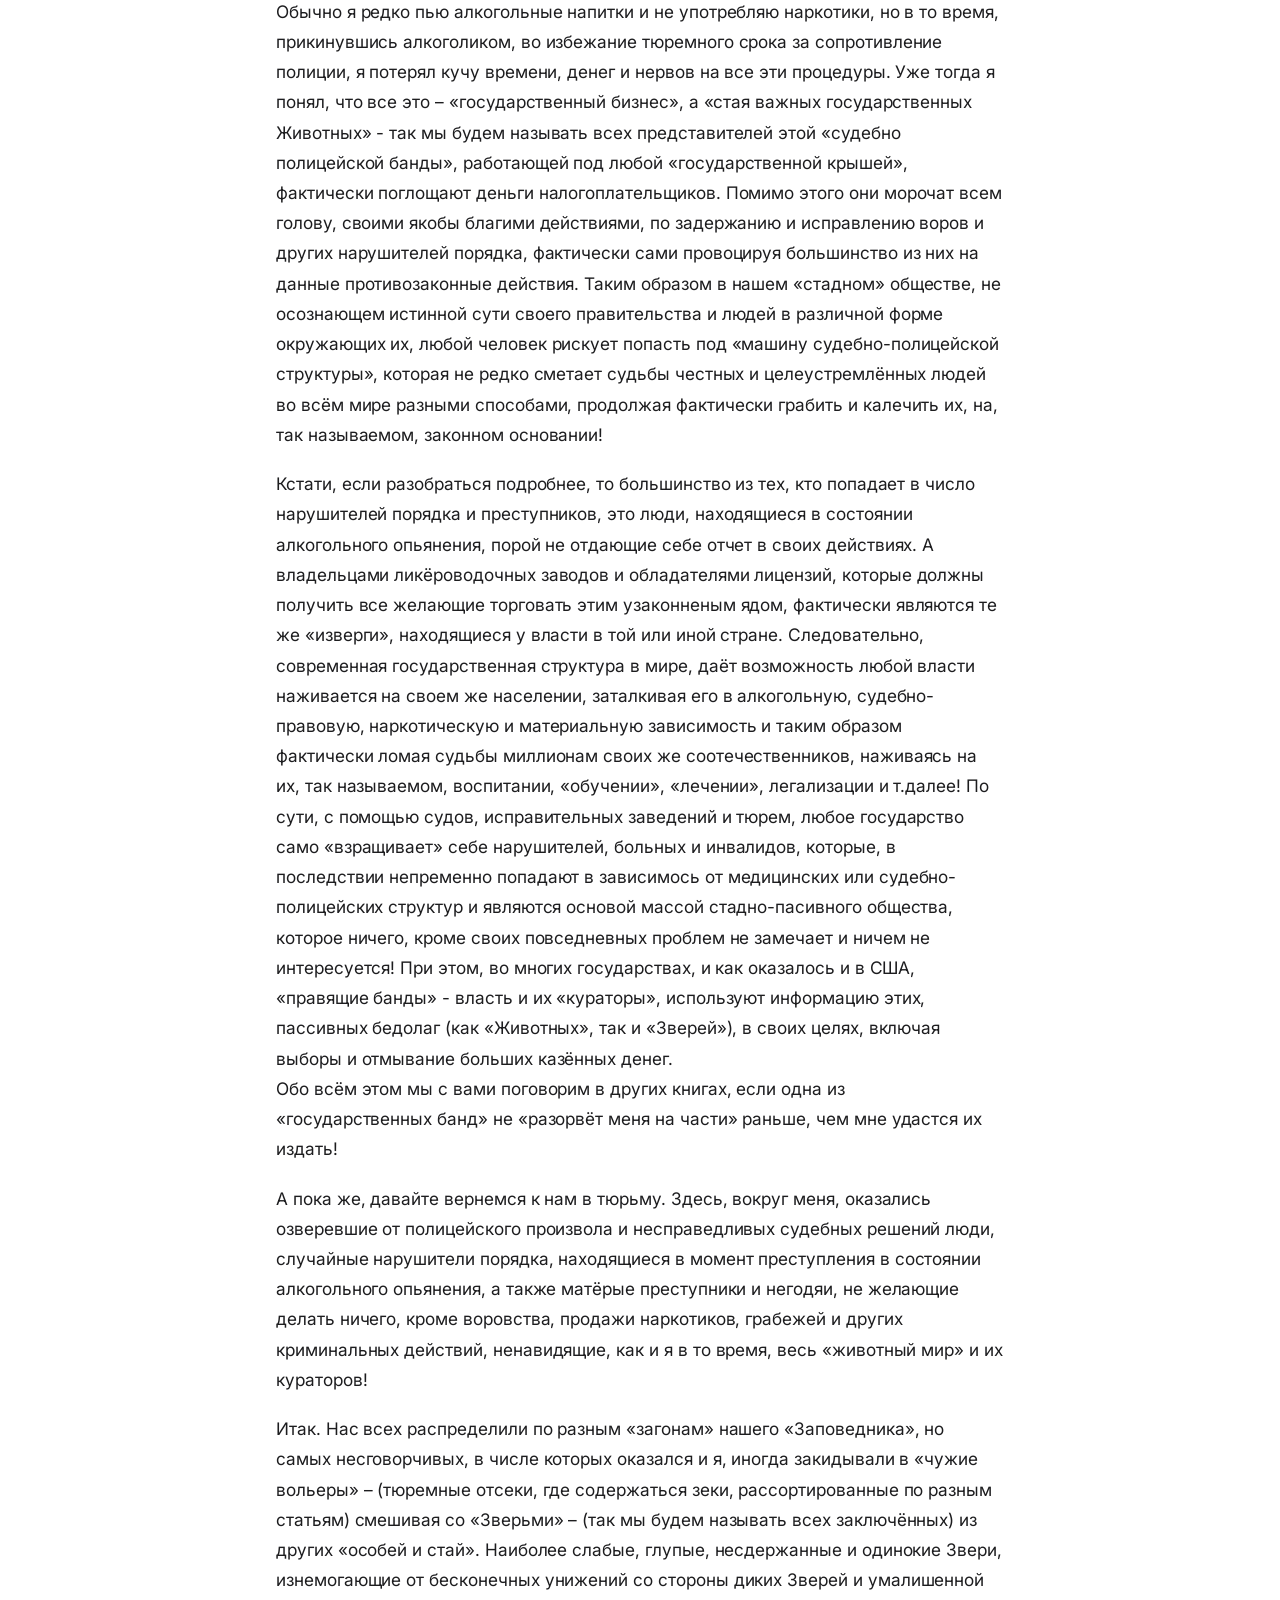
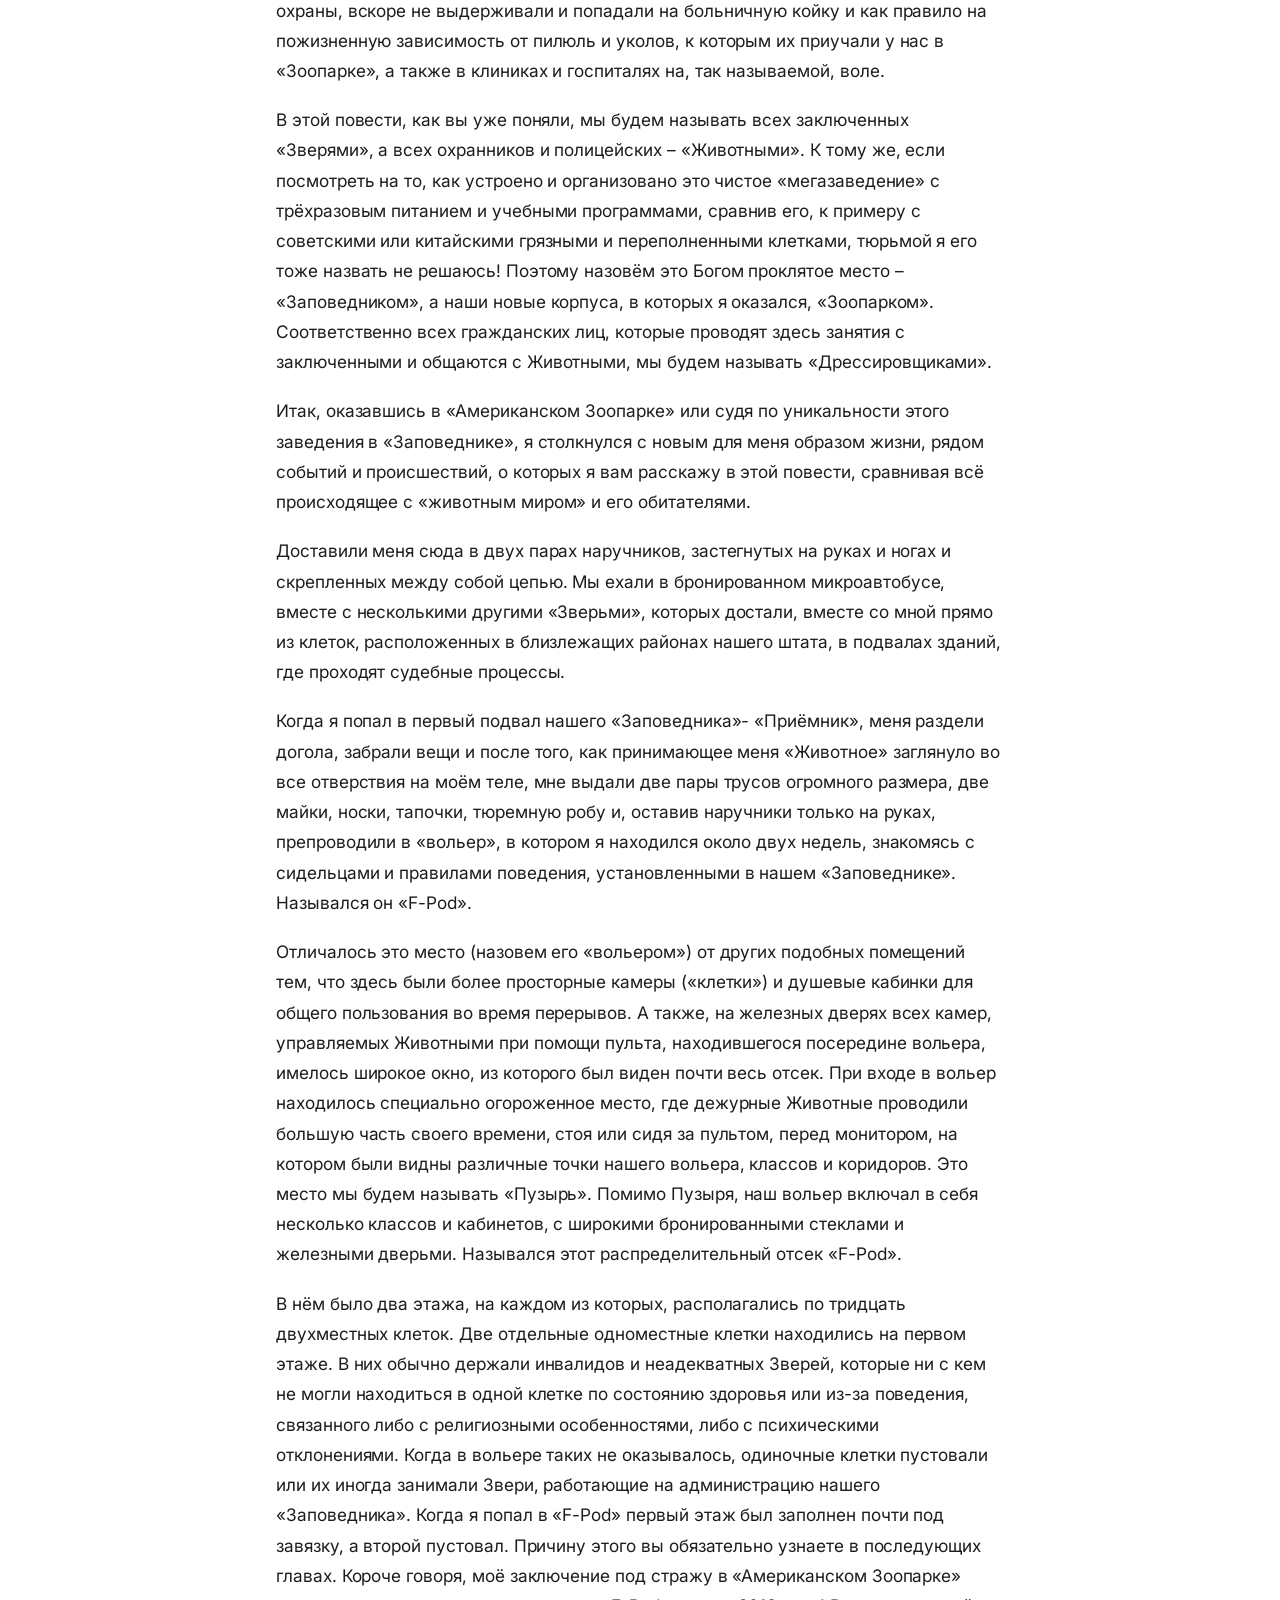
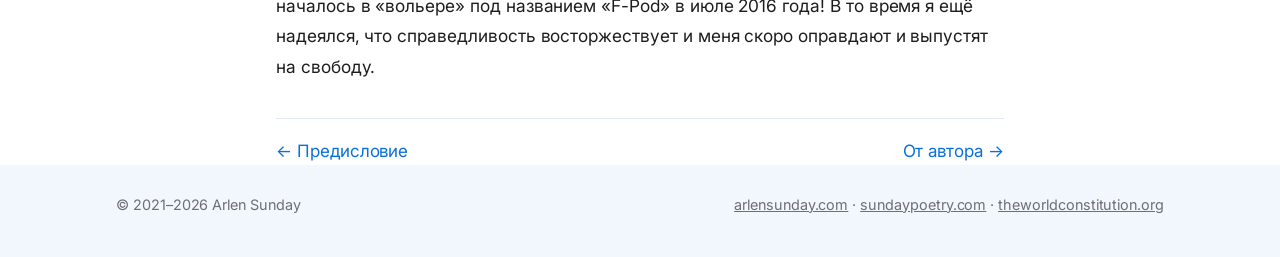
<file: ch/vstupleniye.html>
<!doctype html>
<html lang="ru">
<head>
<meta charset="utf-8">
<meta name="viewport" content="width=device-width, initial-scale=1">
<title>Вступление — Американский зоопарк</title>
<meta name="description" content=" Отрывок из письма жене: Привет, Светик! Высылаю тебе рабочий материал для повести «Американский Зоопарк». Если у тебя будет время и желание, то здоро">
<link rel="preconnect" href="https://fonts.googleapis.com">
<link rel="preconnect" href="https://fonts.gstatic.com" crossorigin>
<link href="https://fonts.googleapis.com/css2?family=Inter:wght@400;500;600;700&display=swap&subset=cyrillic" rel="stylesheet">
<link rel="stylesheet" href="../assets/style.css">
</head>
<body>
<header class="site-head">
  <div class="wrap-wide">
    <a class="brand" href="../index.html">American Zoo</a>
    <button class="nav-toggle" aria-expanded="false" aria-controls="nav">Меню</button>
    <nav class="nav" id="nav">
      <a href="../index.html">Главная</a>
      <a href="../book.html" aria-current="page">Книга</a>
      <a href="../people.html">Люди</a>
      <a href="../about.html">О проекте и авторе</a>
    </nav>
  </div>
</header>
<main class="wrap">
  <div class="page-head"><div class="kicker">Глава 2 · <a href="../book.html">Оглавление</a></div><h1>Вступление</h1></div>
  <div class="chapter">
<p><strong>Отрывок из письма жене:</strong></p>



<p><em>Привет, Светик!</em></p>

<p><em>Высылаю тебе рабочий материал для повести &laquo;Американский Зоопарк&raquo;. Если у тебя будет время и желание, то здорово было бы перепечатать это в один файл. Ну, а если нет, то просто складывай пожалуйста все мои письма в одно место, а я, по возвращению из тюрьмы, соберу все рукописи в одну повесть.</em></p>

<p><em>Прогулки у нас проходят по 45 минут, и на них, кроме Зверей, во дворе находится одно из Животных с рацией, но без оружия, за которым тоже следят с камер наружного наблюдения. Помимо этого, во время выгула Зверей, за оградой, обнесенной колючей проволокой, всегда стоит полицейская машина. Из неё, за происходящим во дворе, наблюдает &laquo;белошкурое Животное&raquo; из офиса шерифа, которое, в случаях драки и в других неординарных ситуациях вызывает подкрепление.</em></p>

<p><em>Ну вот на этом буду заканчивать. Уже час ночи, и &laquo;Хомяк&raquo; демонстративно зевает, дочитывая очередную книгу, всем своим видом призывая меня ко сну.</em></p>

<p><em>Целую тебя крепко! Береги себя, маму и сына! Твой муж.</em></p>

<p><em>09.25.16</em></p>



<p>Вступление.</p>

<p>Меня зовут Арлен. Сам я не высокого роста, крепкого телосложения, со смуглым цветом кожи. За свою не лёгкую пятидесятилетнюю жизнь мне пришлось побывать в различных заведениях и &laquo;посидеть&raquo; во всевозможных камерах заключения, увидев в разных странах, как ведут себя полицейские, офицеры и солдаты в армии, а также заключенные и охранники, попавшие под влияние своего окружения и положения. Это были аресты, а затем &laquo;клетки&raquo;, как я их называю, на гауптвахте в рядах Советской армии, в милицейских и полицейских участках и тюрьмах Туркменистана, России, Украины и Китая.</p>

<p>И вот теперь мне пришлось отпраздновать свое пятидесятилетие в американской тюрьме, где я очутился из-за того, что я, в очередной раз, оказал сопротивление &laquo;мерзкому существу&raquo; в полицейской форме, превысившему свои полномочия, которого, в зале суда, защищала холоднокровная женщина, обличённая в &laquo;рясу палача&raquo;. Она была судьёй и вела себя в этом &laquo;замечательном процессе&raquo;, таким образом, что присяжные заседатели были отпущенными по домам до вынесения приговора, а меня увезли в тюрьму сроком на один год и лишили, как оказалось впоследствии, многих жизненых привилегий! Большинство из присутствующих в зале суда людей, которых судья выдворила из зала суда, как мне удалось выяснить позже, в те минуты были уверены, что я отделаюсь штрафом, а &laquo;стражи порядка&raquo;, превысившие свои полномочия, будут наказаны по законам штата! Но всё оказалось совсем не так!</p>

<p>Женщина в чёрной рясе, с ненавистью и презрением, &laquo;с высока&raquo; смотрящая на всех иммигрантов, находящихся в зале суда, в тот день, не разрешила моему адвокату дать выступить главным свидетелям, публично взяв показания только у охранников и полицейских арестовавших меня и издевающихся надо мной в ту злосчастную ночь! Она, также запретила предоставить видеозаписи из полицейского участка, где полицейские всю ночь просто мучали меня, застегнув мне, на руках за спиной, и ногах, наручники и перекрыв водоснабжение в моей камере!</p>

<p>- Это привело к тому, что мне пришлось, воспользовавшись своей спортивной подготовкой, во избежание смерти от жажды, и желания испражниться в унитаз, а не в штаны, перекинув руки, застёгнутые в наручники за спиной, через ноги вперёд и забравшись на умывальник, в прыжке, сорвать пожарную сигнализацию, находящуюся под потолком! Противопожарное устройство начало вращаться, из него потекла вода и включилась пожарная сигнализация! В эти минуты, сходив по нужде, я стоял под струёй воды с открытым ртом, и наслаждаясь долгожданной влагой, ожидал, что сейчас приедут пожарники и этот полицейский беспредел закончится!</p>

<p>И действительно, через некоторое время, к полицейскому участку подъехали пожарники! Услыхав за стенами полицейского участка сирену от приближающейся пожарной машины, я с радостью подумал, что моим мучениям скоро придёт конец! Но ожидаемых мною спасителей я так и не увидел, и помощи мне никто не оказал! Наверняка дежурные полицейские, сказали пожарникам, что это было случайное включение датчика, и те удалились восвояси!</p>

<p>До утра я пролежал в луже, на полу камеры, по прежнему застёгнутый в две пары наручников, одни из которых, &laquo;блюстители порядка&raquo;, опять застегнули у меня за спиной.</p>

<p>Утром меня перевели в другую &laquo;клетку&raquo;, находящуюся на первом этаже, недалеко от зала суда. После того, когда меня передали из лап озверевших ночных охранников в руки, как оказалось, к добродушным полицейским, работающим при зале суда, я попал в нормальную &laquo;клетку&raquo; с работающими унитазом и умывальником. С меня сняли одну пару наручников, дали одеяло и стакан кипятка, чтобы я, хоть как-то мог согреться. Судя по их виду, они знали о действиях своих ночных &laquo;товарищей по оружию&raquo; и явно не приветствовали их действия, сочувствуя мне и всячески успокаивая! После того, когда они мне дали бумажный стаканчик с кофе и бутерброд, я, перекусив и немного согревшись, вскоре оказался в зале суда. Там я, в первый раз и встретился с &laquo;существом в чёрной мантии&raquo;, которая, как оказалось в последствии, поламала всю мою жизнь. Это была крупноголовая, светловолосая женщина с каменным выражением лица. В её стеклянных глазах мне сразу удалось прочитать &ndash; &laquo;я тебя посажу в тюрьму в любом случае - оборзевший чернокожий иммигрантишка, уже не в первый раз, обидевший моих белоликих &laquo;питомцев&raquo;, посмотрим, как ты там себя поведёшь&raquo;!</p>

<p>Итак, за сопротивление полицейскому, езду без водительского удостоверения и оскорбление дежурящих в участке &laquo;Животных&raquo;, а также порчу казённого имущества, я получил год тюрьмы, и как оказалось впоследствии, без права на амнистию и &laquo;У.Д.О&raquo;. Помимо этого, судья дополнително назначила мне год условного надсмотра после отбывания срока в тюрьме и лишила меня водительских прав на пять лет, за езду, якобы в не трезвом состоянии, хотя этого никто не доказал и по заключению того-же суда, в момент ареста я был трезв.</p>

<p>И вот уже не в первый раз в моей жизни, с подачи мерзких представителей &laquo;Животного мира&raquo;, я оказался за решёткой.</p>

<p>&laquo;Ну что ж, надеюсь Американская тюрьма не будет хуже прежних клеток и срок пролетит быстро и безболезненно&raquo; - успокаивал я жену, прощаясь с ней в зале суда. Для неё и для меня, в те минуты, всё казалось каким-то не реальным. - Мы &laquo;советские иммигранты&raquo;, уехавшие из режимной страны, где президентом стало &laquo;лживое Животное&raquo;, опять оказались в лапах полицейского произвола!</p>

<p>Итак. Место, в которое меня поместили, тюрьмой я назвать не решаюсь, так как я попал в довольно чистое помещение, где меня кормили, учили английскому и испанскому языкам, следили за моим здоровьем и выводили гулять во двор, оснащённый различными приспособлениями для занятий спортом. Основным минусом здесь было само содержание людей в клетках и периодические, порой абсурдные и унизительные наказания, со стороны охраны и их начальников.</p>

<p>Попал я в окружение заключенных под стражу людей, среди которых, по-настоящему &laquo;криминальных личностей&raquo; здесь было всего около 10%.  В общей сложности, по моим подсчетам, в нашем &laquo;Зоопарке&raquo; находилось около 3000-4000 &laquo;зеков&raquo;, которые постоянно менялись, так как те, кто выходил отсюда по различным амнистиям или по окончании срока, полученного ими в судах, заменялись вновь прибывшими. Кстати, все те, кто выходил на свободу, продолжали находиться под наблюдением полицейских и выплачивали &laquo;их стае&raquo; разные штрафы и обложения, за назначенные им раннее, занятия, курсы, наркологические тесты и прочую &laquo;полицейско-государственную мзду&raquo;. Новых же &laquo;постояльцев&raquo; к нам в заведение бесперебойно поставляли суды из разных регионов нашего штата, находясь в ежедневном контакте с шерифами и другими, заинтересованными в заполнении тюрьм лицами.</p>

<p>В общем, наша тюрьма это &laquo;Заповедник&raquo;, как мы её будем называть, являлась, да наверно и является по сей день, одним из звеньев этого &laquo;дьявольско-государственного&raquo; бизнеса.</p>

<p>Таким образом мне вскоре стало очевидным, что вынесение кому бы то ни было приговора судьями в США, зависит не только от произошедшего нарушения закона, но и от наличия заключённых в тюрьмах данного штата.</p>

<p>Что ещё хотелось бы отметить, что в нашем штате например, есть и другие тюрьмы, но именно здесь большинство сидельцев быстро &laquo;ломались&raquo; и подсаживались на медикаменты, так как из-за правил и условий содержания их, установленных в этом Зверинце, мало кто мог остаться морально здоровым! Кстати, многие из зеков, &laquo;озверевших&raquo; от полицейского произвола и отношения к ним надзирателей, а также из-за небольшого количества настоящих подонков среди заключённых находящихся здесь, выходили из нашей тюрьмы с искалеченной психикой и явно не в том состоянии, чтобы вернуться к нормальному образу жизни. Как правило, сразу после освобождения, многие наши сидельцы, начинали употреблять наркотики и медикаменты одновременно, а затем пользоваться услугами другого, не менее дьявольского государственного бизнеса, под названием &laquo;традиционная американская медицина и фармакология&raquo;. Но об этом мы поговорим попозже, а пока давайте вернёмся назад в тюрьму &ndash; &laquo;Заповедник&raquo;, находящийся в городе Белерика, штата Массачусетс.</p>

<p>В ней было три здания, в которых постоянно содержались около трёх, четырёх тысяч заключенных и работали около 1500 гражданских лиц. Среди них были учителя, подсобные рабочие, консультанты, строители и механики, врачи и медсёстры и прочий обслуживающий персонал, включая адвокатов и самого шерифа, которому все подчинялись.</p>

<p>Среди охранников, примерно 10 процентов составляли женщины. В целом, если присмотреться ко всем надзирателям в нашем Заповеднике повнимательней, то становиться понятно, что абсолютно все они уже были &laquo;наказаны Богом&raquo; ещё при рождении. У них были мерзкие, противные голоса, либо непропорциональные фигуры, слишком большие или наоборот маленькие шеи и головы, уродливые морды, ибо назвать эти физиономии лицами у меня язык не поворачивается, и так далее. К тому же, их всех Создатель явно обделил умом и поэтому, многие из них и оказались на службе в нашем &laquo;Заповеднике&raquo; на долгие годы.</p>

<p>До того, как я попал в это заведение, я ненавидел полицейских и всех остальных облачённых в форму людей. В душе я презирал всех &laquo;форменных балбесов&raquo;, будь то солдаты, полицейские или охранники, которые своей формой как бы подчеркивали свою умственную неполноценность и готовность выполнить любой приказ вышестоящего мерзавца, вплоть до убийства человека. Однако попав сюда, вскоре, я стал относиться к ним с жалостью, поняв, что многие из них поступая на службу думали, что будут иметь дело с преступниками, защищая общество от криминальных элементов и следить за порядом и гуманным поведением людей в обществе. Но впоследствии, почти все они, как правило, сами становятся мерзавцами, так как с самого начала своей службы они фактически попадают в зависимость к вышестоящим негодяям, которые, в свою очередь, пользуясь своими должностями, званиями и государственной защитой, заставляют их делать самые грязные  и порой унизительные поручения. Люди в форме переодически провоцируют друг друга на подлые и агрессивные действия, по отношению к правонарушителям, да и не только, наглядно показывая свою власть и получая удовольствие от своих действий. И если это происходит на территории тюрем или других &laquo;исправительных учреждений&raquo;, в одном из которых мне тоже довелось побывать, за несколько лет до того, как я попал сюда, то они, зная о своей безнаказанности, порой просто в открытую издеваются над попавшими туда бедолагами.</p>

<p>В моём случае это была клиника для задержанных нарушителей закона, находящихся под наблюдением врачей. В неё меня поместили, когда мне в 2010году, с помощью знакомого врача, удалось поменять тюремное заключение на больницу, которая, впрочем, не сильно отличалась от тюрьмы. Там нас так же охраняли &laquo;форменные идиоты&raquo; и обстановка была очень напряжённая. Окна были зарешечены, а само здание клиники, хотя и находилось на территории госпиталя, было огорожено высоким забором, опутанным колючей проволокой. Там с нами тоже проводили занятия, направленные на устранение алкогольной и наркотической зависимостей, и также выводили гулять на спортивную площадку. При этом всех так называемых больных и зависимых от алкоголя пациентов, пичкали таблетками, проверяя рты, после их принятия. За две недели нахождения там, я , предварительно пряча принятую дозу под языком, выплюнул в унитаз около сотни разных пилюль. Судя по поведению моих соседей по палате, если бы я их проглатывал, то домой я бы скорее всего вернулся в состоянии &laquo;сгнившего овоща&raquo;. Отмучившись в клинике две недели, я, заплатив 2500$ за так называемое лечение, получил в наказание 2 года условно, и мне пришлось посещать занятия, работать на неоплачиваемых работах и каждую неделю сдавать тесты на употребление мною спиртных напитков и наркотиков, что в принципе лишило меня возможности полноценно заниматься бизнесом. Помимо этого, по требованию судьи, я должен был ежемесячно выплачивать назначенные мне штрафы и посещать различные собрания и митинги, где нам промывали мозги. Помимо этого мне пришлось еженедельно докладывать о своих действиях офицеру полиции, у которого я, в то время стоял на учёте. Поэтому, будучи без машины, я просто оказался в таком положении, что о развитии бизнеса мысли отошли на второй план, так как пришлось просто выживать.</p>

<p>Обычно я редко пью алкогольные напитки и не употребляю наркотики, но в то время, прикинувшись алкоголиком, во избежание тюремного срока за сопротивление полиции, я потерял кучу времени, денег и нервов на все эти процедуры. Уже тогда я понял, что все это &ndash; &laquo;государственный бизнес&raquo;, а &laquo;стая важных государственных Животных&raquo; - так мы будем называть всех представителей этой &laquo;судебно полицейской банды&raquo;, работающей под любой &laquo;государственной крышей&raquo;, фактически поглощают деньги налогоплательщиков. Помимо этого они морочат всем голову, своими якобы благими действиями, по задержанию и исправлению воров и других нарушителей порядка, фактически сами провоцируя большинство из них на данные противозаконные действия. Таким образом в нашем &laquo;стадном&raquo; обществе, не осознающем истинной сути своего правительства и людей в различной форме окружающих их, любой человек рискует попасть под &laquo;машину судебно-полицейской структуры&raquo;, которая не редко сметает судьбы честных и целеустремлённых людей во всём мире разными способами, продолжая фактически грабить и калечить их, на, так называемом, законном основании!</p>

<p>Кстати, если разобраться подробнее, то большинство из тех, кто попадает в число нарушителей порядка и преступников, это люди, находящиеся в состоянии алкогольного опьянения, порой не отдающие себе отчет в своих действиях. А владельцами ликёроводочных заводов и обладателями лицензий, которые должны получить все желающие торговать этим узаконненым ядом, фактически являются те же &laquo;изверги&raquo;, находящиеся у власти в той или иной стране. Следовательно, современная государственная структура в мире, даёт возможность любой власти наживается на своем же населении, заталкивая его в алкогольную, судебно-правовую, наркотическую и материальную зависимость и таким образом фактически ломая судьбы миллионам своих же соотечественников, наживаясь на их, так называемом, воспитании, &laquo;обучении&raquo;, &laquo;лечении&raquo;, легализации и т.далее! По сути, с помощью судов, исправительных заведений и тюрем, любое государство само &laquo;взращивает&raquo; себе нарушителей, больных и инвалидов, которые, в последствии непременно попадают в зависимось от медицинских или судебно-полицейских структур и являются основой массой стадно-пасивного общества, которое ничего, кроме своих повседневных проблем не замечает и ничем не интересуется! При этом, во многих государствах, и как оказалось и в США, &laquo;правящие банды&raquo; - власть и их &laquo;кураторы&raquo;, используют информацию этих, пассивных бедолаг (как &laquo;Животных&raquo;, так и &laquo;Зверей&raquo;), в своих целях, включая выборы и отмывание больших казённых денег.<br>
Обо всём этом мы с вами поговорим в других книгах, если одна из &laquo;государственных банд&raquo; не &laquo;разорвёт меня на части&raquo; раньше, чем мне удастся их издать!</p>

<p>А пока же, давайте вернемся к нам в тюрьму. Здесь, вокруг меня, оказались озверевшие от полицейского произвола и несправедливых судебных решений люди, случайные нарушители порядка, находящиеся в момент преступления в состоянии алкогольного опьянения, а также матёрые преступники и негодяи, не желающие делать ничего, кроме воровства, продажи наркотиков, грабежей и других криминальных действий, ненавидящие, как и я в то время, весь &laquo;животный мир&raquo; и их кураторов!</p>

<p>Итак. Нас всех распределили по разным &laquo;загонам&raquo; нашего &laquo;Заповедника&raquo;, но самых несговорчивых, в числе которых оказался и я, иногда закидывали в &laquo;чужие вольеры&raquo; &ndash; (тюремные отсеки, где содержаться зеки, рассортированные по разным статьям) смешивая со &laquo;Зверьми&raquo; &ndash; (так мы будем называть всех заключённых) из других &laquo;особей и стай&raquo;. Наиболее слабые, глупые, несдержанные и одинокие Звери, изнемогающие от бесконечных унижений со стороны диких Зверей и умалишенной охраны, вскоре не выдерживали и попадали на больничную койку и как правило на пожизненную зависимость от пилюль и уколов, к которым их приучали у нас в &laquo;Зоопарке&raquo;, а также в клиниках и госпиталях на, так называемой, воле.</p>

<p>В этой повести, как вы уже поняли, мы будем называть всех заключенных &laquo;Зверями&raquo;, а всех охранников и полицейских &ndash; &laquo;Животными&raquo;. К тому же, если посмотреть на то, как устроено и организовано это чистое &laquo;мегазаведение&raquo; с трёхразовым питанием и учебными программами, сравнив его, к примеру с советскими или китайскими грязными и переполненными клетками, тюрьмой я его тоже назвать не решаюсь! Поэтому назовём это Богом проклятое место &ndash; &laquo;Заповедником&raquo;, а наши новые корпуса, в которых я оказался, &laquo;Зоопарком&raquo;. Соответственно всех гражданских лиц, которые проводят здесь занятия с заключенными и общаются с Животными, мы будем называть &laquo;Дрессировщиками&raquo;.</p>

<p>Итак, оказавшись в &laquo;Американском Зоопарке&raquo; или судя по уникальности этого заведения в &laquo;Заповеднике&raquo;, я столкнулся с новым для меня образом жизни, рядом событий и происшествий, о которых я вам расскажу в этой повести, сравнивая всё происходящее с &laquo;животным миром&raquo; и его обитателями.</p>

<p>Доставили меня сюда в двух парах наручников, застегнутых на руках и ногах и скрепленных между собой цепью. Мы ехали в бронированном микроавтобусе, вместе с несколькими другими &laquo;Зверьми&raquo;, которых достали, вместе со мной прямо из клеток, расположенных в близлежащих районах нашего штата, в подвалах зданий, где проходят судебные процессы.</p>

<p>Когда я попал в первый подвал нашего &laquo;Заповедника&raquo;- &laquo;Приёмник&raquo;, меня раздели догола, забрали вещи и после того, как принимающее меня &laquo;Животное&raquo; заглянуло во все отверствия на моём теле, мне выдали две пары трусов огромного размера, две майки, носки, тапочки, тюремную робу и, оставив наручники только на руках, препроводили в &laquo;вольер&raquo;, в котором я находился около двух недель, знакомясь с сидельцами и правилами поведения, установленными в нашем &laquo;Заповеднике&raquo;. Назывался он &laquo;F-Pod&raquo;.</p>

<p>Отличалось это место (назовем его &laquo;вольером&raquo;) от других подобных помещений тем, что здесь были более просторные камеры (&laquo;клетки&raquo;) и душевые кабинки для общего пользования во время перерывов. А также, на железных дверях всех камер, управляемых Животными при помощи пульта, находившегося посередине вольера, имелось широкое окно, из которого был виден почти весь отсек. При входе в вольер находилось специально огороженное место, где дежурные Животные проводили большую часть своего времени, стоя или сидя за пультом, перед монитором, на котором были видны различные точки нашего вольера, классов и коридоров. Это место мы будем называть &laquo;Пузырь&raquo;. Помимо Пузыря, наш вольер включал в себя несколько классов и кабинетов, с широкими бронированными стеклами и железными дверьми. Назывался этот распределительный отсек &laquo;F-Pod&raquo;.</p>

<p>В нём было два этажа, на каждом из которых, располагались по тридцать двухместных клеток. Две отдельные одноместные клетки находились на первом этаже. В них обычно держали инвалидов и неадекватных Зверей, которые ни с кем не могли находиться в одной клетке по состоянию здоровья или из-за поведения, связанного либо с религиозными особенностями, либо с психическими отклонениями. Когда в вольере таких не оказывалось, одиночные клетки пустовали или их иногда занимали Звери, работающие на администрацию нашего &laquo;Заповедника&raquo;. Когда я попал в &laquo;F-Pod&raquo; первый этаж был заполнен почти под завязку, а второй пустовал. Причину этого вы обязательно узнаете в последующих главах. Короче говоря, моё заключение под стражу в &laquo;Американском Зоопарке&raquo; началось в &laquo;вольере&raquo; под названием &laquo;F-Pod&raquo; в июле 2016 года! В то время я ещё надеялся, что справедливость восторжествует и меня скоро оправдают и выпустят на свободу.</p>
  </div>
  <nav class="pn"><a href="predislovie.html">← Предисловие</a><a href="ot-avtora.html">От автора →</a></nav>
</main>
<footer class="site-foot">
  <div class="wrap-wide">
    <span>© 2021–2026 Arlen Sunday</span>
    <span><a href="https://arlensunday.com">arlensunday.com</a> · <a href="https://sundaypoetry.com">sundaypoetry.com</a> · <a href="https://theworldconstitution.org">theworldconstitution.org</a></span>
  </div>
</footer>
<script>
(function(){var b=document.querySelector('.nav-toggle'),n=document.querySelector('.nav');if(b&&n)b.addEventListener('click',function(){b.setAttribute('aria-expanded',n.classList.toggle('open')?'true':'false')});})();
</script>
</body>
</html>
</file>
<file: assets/style.css>
:root {
  --bg: #ffffff;
  --surface: #ffffff;
  --soft: #f2f7fd;
  --text: #1d1d1f;
  --muted: #6e6e73;
  --line: #e3eaf3;
  --accent: #0a6fdb;
  --accent-ink: #ffffff;
  --sky: #e8f2fd;
  --todo-bg: #fff2b3;
  --todo-text: #5a4500;
  --radius: 22px;
  --shadow: 0 1px 2px rgba(16, 42, 84, .04), 0 10px 30px rgba(16, 42, 84, .06);
  --max: 760px;
  --wide: 1080px;
  --sans: "Inter", -apple-system, BlinkMacSystemFont, "SF Pro Text", "Segoe UI", Roboto, "Helvetica Neue", Arial, sans-serif;
  --serif: var(--sans);
  color-scheme: light;
}

* { box-sizing: border-box; }
html { -webkit-text-size-adjust: 100%; }
body {
  margin: 0;
  background: var(--bg);
  color: var(--text);
  font: 17px/1.65 var(--sans);
}
img { max-width: 100%; display: block; }
a { color: var(--accent); }
a:hover { text-decoration-thickness: 2px; }
h1, h2, h3 { font-family: var(--serif); font-weight: 600; line-height: 1.2; margin: 0 0 .6em; }
h1 { font-size: clamp(2.1rem, 6vw, 3.4rem); }
h2 { font-size: clamp(1.5rem, 4vw, 2.1rem); margin-top: 1.8em; }
h3 { font-size: 1.2rem; margin-top: 1.4em; }
p { margin: 0 0 1em; }
.lead { font-size: 1.15rem; color: var(--muted); }

.wrap { max-width: var(--max); margin: 0 auto; padding: 0 16px; }
.wrap-wide { max-width: var(--wide); margin: 0 auto; padding: 0 16px; }
main { padding-bottom: 64px; }
section { margin: 48px 0; }

/* placeholders to fill in later — visible on purpose */
.todo {
  background: var(--todo-bg);
  color: var(--todo-text);
  border-radius: 4px;
  padding: 0 4px;
  font-style: normal;
}

/* header */
.site-head { border-bottom: 1px solid var(--line); background: var(--bg); position: sticky; top: 0; z-index: 10; }
.site-head .wrap-wide { display: flex; align-items: center; justify-content: space-between; gap: 16px; min-height: 60px; }
.brand { font-family: var(--serif); font-size: 1.15rem; font-weight: 600; color: var(--text); text-decoration: none; }
.nav { display: flex; gap: 4px; flex-wrap: wrap; }
.nav a { color: var(--text); text-decoration: none; padding: 6px 10px; border-radius: 8px; font-size: .95rem; }
.nav a:hover { background: var(--line); }
.nav a[aria-current="page"] { color: var(--accent); font-weight: 600; }
.nav-toggle { display: none; background: none; border: 1px solid var(--line); color: var(--text); border-radius: 8px; padding: 6px 10px; font: inherit; cursor: pointer; }
@media (max-width: 760px) {
  .nav-toggle { display: block; }
  .nav { display: none; position: absolute; left: 0; right: 0; top: 60px; background: var(--bg); border-bottom: 1px solid var(--line); flex-direction: column; padding: 8px 16px 16px; }
  .nav.open { display: flex; }
  .nav a { padding: 10px 8px; }
}

/* hero */
.hero { position: relative; background: var(--deep); color: var(--deep-text); overflow: hidden; }
.hero canvas { position: absolute; inset: 0; width: 100%; height: 100%; }
.hero .wrap { position: relative; padding-top: 96px; padding-bottom: 96px; text-align: center; }
.hero h1 { color: #ffffff; margin-bottom: .5em; }
.hero .latin { letter-spacing: .2em; text-transform: uppercase; font-size: .85rem; opacity: .7; margin-bottom: 1.6em; }
.hero .thesis { font-family: var(--serif); font-size: clamp(1.1rem, 3vw, 1.45rem); font-style: italic; line-height: 1.55; margin: 0; }

.page-head { padding: 56px 0 8px; }
.page-head .kicker { text-transform: uppercase; letter-spacing: .12em; font-size: .8rem; color: var(--muted); margin-bottom: .4em; }

/* buttons */
.btn { display: inline-block; background: var(--accent); color: var(--accent-ink); text-decoration: none; padding: 12px 20px; border-radius: 999px; font-weight: 600; }
.btn:hover { filter: brightness(1.08); }
.btn-ghost { background: transparent; color: var(--accent); border: 1.5px solid var(--accent); }

/* intro with photo */
.intro { display: grid; grid-template-columns: 200px 1fr; gap: 28px; align-items: start; }
@media (max-width: 640px) { .intro { grid-template-columns: 1fr; } .intro .photo { max-width: 240px; margin: 0 auto; width: 100%; } }
.photo {
  aspect-ratio: 4 / 5; border-radius: var(--radius); background: var(--line);
  display: flex; align-items: center; justify-content: center; text-align: center;
  color: var(--muted); font-size: .9rem; padding: 12px; overflow: hidden;
}
.photo img { width: 100%; height: 100%; object-fit: cover; }

/* cards */
.cards { display: grid; grid-template-columns: repeat(auto-fit, minmax(220px, 1fr)); gap: 16px; }
.card { background: var(--surface); border: 1px solid var(--line); border-radius: var(--radius); padding: 20px; }
.card h3 { margin-top: 0; }
.card p:last-child { margin-bottom: 0; }
a.card { color: inherit; text-decoration: none; display: block; }
a.card:hover { border-color: var(--accent); }
.card .tag { display: inline-block; font-size: .78rem; color: var(--muted); border: 1px solid var(--line); border-radius: 999px; padding: 1px 10px; margin: 0 4px 6px 0; }

/* verse quotes */
.verse { font-family: var(--serif); font-style: italic; border-left: 3px solid var(--accent); padding: 4px 0 4px 18px; margin: 28px 0; color: var(--text); }
.verse p { margin: 0 0 .8em; }
.verse cite { display: block; font-style: normal; font-family: var(--sans); font-size: .85rem; color: var(--muted); }

/* timeline */
.timeline { list-style: none; margin: 0; padding: 0; border-left: 2px solid var(--line); }
.timeline li { position: relative; padding: 0 0 18px 22px; }
.timeline li::before { content: ""; position: absolute; left: -7px; top: 8px; width: 12px; height: 12px; border-radius: 50%; background: var(--accent); }
.timeline .year { font-weight: 700; font-variant-numeric: tabular-nums; margin-right: 8px; }

/* constitution bars */
.bars { display: grid; gap: 14px; margin: 18px 0; }
.bar-row { display: grid; grid-template-columns: 110px 1fr; gap: 12px; align-items: center; }
@media (max-width: 520px) { .bar-row { grid-template-columns: 1fr; gap: 4px; } }
.bar-label { font-weight: 600; font-size: .95rem; }
.bar { display: flex; height: 34px; border-radius: 8px; overflow: hidden; background: var(--line); }
.bar span { height: 100%; min-width: 2px; display: flex; align-items: center; justify-content: center; color: #fff; font-size: .75rem; font-weight: 600; white-space: nowrap; overflow: hidden; }
.legend { display: flex; flex-wrap: wrap; gap: 6px 14px; font-size: .85rem; color: var(--muted); }
.legend i { display: inline-block; width: 11px; height: 11px; border-radius: 3px; margin-right: 6px; vertical-align: -1px; }
.note { font-size: .88rem; color: var(--muted); }

/* hours tool */
.tool { background: var(--surface); border: 1px solid var(--line); border-radius: var(--radius); padding: 20px; }
.tabs { display: flex; gap: 6px; flex-wrap: wrap; margin-bottom: 16px; }
.tabs button { font: inherit; border: 1px solid var(--line); background: transparent; color: var(--text); border-radius: 999px; padding: 6px 14px; cursor: pointer; }
.tabs button[aria-selected="true"] { background: var(--accent); color: var(--accent-ink); border-color: var(--accent); }
.group-title { font-size: .78rem; text-transform: uppercase; letter-spacing: .1em; color: var(--muted); margin: 14px 0 4px; }
.field { display: grid; grid-template-columns: 1fr 84px; gap: 10px; align-items: center; padding: 6px 0; border-bottom: 1px dashed var(--line); }
.field label { font-size: .95rem; }
.field label small { display: block; color: var(--muted); font-size: .8rem; line-height: 1.35; }
.field input { width: 100%; font: inherit; padding: 6px 8px; border: 1px solid var(--line); border-radius: 8px; background: var(--bg); color: var(--text); text-align: right; }
.total { margin-top: 12px; font-weight: 600; }
.total.over { color: #c0392b; }

/* poems */
.poem { background: var(--surface); border: 1px solid var(--line); border-radius: var(--radius); margin: 10px 0; }
.poem summary { cursor: pointer; padding: 14px 18px; display: flex; justify-content: space-between; gap: 12px; list-style: none; }
.poem summary::-webkit-details-marker { display: none; }
.poem summary::after { content: "+"; color: var(--accent); font-weight: 700; }
.poem[open] summary::after { content: "–"; }
.poem-title { font-family: var(--serif); font-weight: 600; font-size: 1.1rem; flex: 1; }
.poem-year { color: var(--muted); font-size: .85rem; align-self: center; }
.poem-body { padding: 0 18px 18px; font-family: var(--serif); }
.poem-body p { margin: 0 0 1em; }
.poem-src { font-family: var(--sans); font-size: .85rem; }

.excerpt { background: var(--surface); border: 1px solid var(--line); border-radius: var(--radius); padding: 20px 22px; font-family: var(--serif); }

ol.questions li { margin-bottom: .5em; }

/* footer */
.site-foot { border-top: 1px solid var(--line); padding: 28px 0 40px; color: var(--muted); font-size: .9rem; }
.site-foot .wrap-wide { display: flex; flex-wrap: wrap; justify-content: space-between; gap: 12px; }
.site-foot a { color: var(--muted); }

/* jubilee */
.jubilee { display: flex; justify-content: space-between; gap: 12px; align-items: center; background: #c8963e; color: #1b1406; text-decoration: none; padding: 14px 16px; font-size: 1.02rem; }
.jubilee[hidden] { display: none; }
.jubilee span:first-child { max-width: var(--max); margin: 0 auto; flex: 1; text-align: center; }
.jubilee:hover { filter: brightness(1.06); }
.big-60 { font-size: clamp(5rem, 22vw, 9rem); line-height: 1; margin-bottom: .15em; }
.strip { list-style: none; padding: 0; margin: 32px 0 8px; display: grid; grid-template-columns: repeat(auto-fit, minmax(84px, 1fr)); gap: 8px; }
.strip li { background: var(--surface); border: 1px solid var(--line); border-radius: 10px; padding: 10px 8px; text-align: center; font-size: .85rem; color: var(--muted); }
.strip b { display: block; color: var(--text); font-size: 1.05rem; font-variant-numeric: tabular-nums; }
.greetings { display: grid; gap: 16px; }
.greeting { margin: 0; background: var(--surface); border: 1px solid var(--line); border-radius: var(--radius); padding: 20px 22px; }
.greeting blockquote { margin: 0 0 10px; font-family: var(--serif); font-size: 1.08rem; }
.greeting figcaption { color: var(--muted); font-size: .92rem; }
.greeting img { width: 72px; height: 72px; border-radius: 50%; object-fit: cover; float: right; margin: 0 0 8px 12px; }

/* video Q&A */
.qa { display: grid; grid-template-columns: repeat(auto-fill, minmax(220px, 1fr)); gap: 14px; }
.qa-card h3 { font-size: 1.02rem; margin: 6px 0 12px; }
.video { aspect-ratio: 16 / 9; border-radius: 10px; overflow: hidden; background: var(--line); }
.video iframe { width: 100%; height: 100%; border: 0; display: block; }
.video-empty { display: flex; align-items: center; justify-content: center; }
.hero .thesis + .thesis { margin-top: .9em; }
.hero-cite { margin: 1.2em 0 0; font-size: .85rem; opacity: .7; }


/* ---- redesign: white & blue, one sans typeface, soft shapes ---- */
body { position: relative; font-size: 17px; letter-spacing: -.003em; -webkit-font-smoothing: antialiased; }
body::before {
  content: ""; position: absolute; left: 0; right: 0; top: 0; height: 640px; z-index: -1;
  background-image: url("data:image/svg+xml,%3Csvg xmlns='http://www.w3.org/2000/svg' width='200' height='200' viewBox='0 0 200 200' fill='none' stroke='%230a6fdb' stroke-width='1.4' stroke-linejoin='round' stroke-linecap='round'%3E %3Cg transform='translate%2850 50%29'%3E%3Cpolygon points='0,-22 19,11 -19,11'/%3E%3Cpolygon points='0,22 -19,-11 19,-11'/%3E%3C/g%3E %3Cg transform='translate%28150 50%29'%3E%3Cpath d='M6 -21 A21 21 0 1 0 6 21 A16 16 0 1 1 6 -21 Z'/%3E%3Cpolygon points='16,-6 18,-1 23,-1 19,2 21,7 16,4 11,7 13,2 9,-1 14,-1'/%3E%3C/g%3E %3Cg transform='translate%2850 150%29'%3E%3Cpath d='M0 -24 V24 M-14 -9 H14'/%3E%3C/g%3E %3Cg transform='translate%28150 150%29'%3E%3Ccircle r='20'/%3E%3Ccircle r='4'/%3E%3Cpath d='M0 -20 V20 M-20 0 H20 M-14 -14 L14 14 M14 -14 L-14 14'/%3E%3C/g%3E %3Cg transform='translate%28100 100%29' stroke-width='1.1'%3E%3Ccircle r='9'/%3E%3Cpath d='M0 -9 A4.5 4.5 0 0 1 0 0 A4.5 4.5 0 0 0 0 9'/%3E%3C/g%3E %3C/svg%3E");
  background-size: 200px 200px; background-position: center top;
  opacity: .09;
  -webkit-mask-image: linear-gradient(to bottom, #000 0%, rgba(0,0,0,.5) 45%, transparent 100%);
          mask-image: linear-gradient(to bottom, #000 0%, rgba(0,0,0,.5) 45%, transparent 100%);
  pointer-events: none;
}
h1, h2, h3 { font-weight: 700; letter-spacing: -.025em; line-height: 1.1; }
h1 { font-size: clamp(2.4rem, 7vw, 4rem); }
h2 { font-size: clamp(1.6rem, 4.5vw, 2.4rem); }
.lead { font-size: 1.2rem; }
.site-head { background: rgba(255,255,255,.78); -webkit-backdrop-filter: saturate(180%) blur(18px); backdrop-filter: saturate(180%) blur(18px); border-bottom-color: rgba(0,0,0,.06); }
.brand { font-weight: 700; letter-spacing: -.02em; }
.nav a { border-radius: 999px; }
.nav a:hover { background: var(--sky); }

.hero { background: linear-gradient(180deg, rgba(255,255,255,0) 0%, var(--sky) 100%); color: var(--text); }
.hero h1 { color: var(--text); font-size: clamp(3rem, 10vw, 5.6rem); }
.hero .thesis { font-style: normal; color: #3a3a3c; font-size: clamp(1.1rem, 3vw, 1.35rem); }
.hero-cite { color: var(--muted); opacity: 1; }

.card, .tool, .poem, .excerpt, .greeting, .strip li { border: 1px solid var(--line); box-shadow: var(--shadow); border-radius: var(--radius); }
.photo, .video { border-radius: var(--radius); background: var(--soft); }
a.card:hover { border-color: var(--accent); transform: translateY(-2px); transition: transform .2s; }
.btn { padding: 13px 24px; font-weight: 600; }
.verse { font-style: normal; border-left: 0; background: var(--soft); border-radius: var(--radius); padding: 22px 24px; font-size: 1.08rem; }
.verse cite { margin-top: 6px; }
.poem-body, .excerpt, .greeting blockquote { font-family: var(--sans); }
.bar { border-radius: 999px; height: 30px; }
.timeline { border-left-color: var(--sky); }
.jubilee { background: var(--accent); color: #fff; }
.site-foot { background: var(--soft); border-top: 0; }

/* own Sunday */
.days { display: grid; grid-template-columns: repeat(auto-fit, minmax(210px, 1fr)); gap: 16px; margin-top: 20px; }
.day { background: var(--soft); border-radius: var(--radius); padding: 24px 22px; }
.day .sym { width: 44px; height: 44px; color: var(--accent); margin-bottom: 12px; }
.day h3 { margin: 0 0 4px; }
.day .when { color: var(--accent); font-weight: 600; font-size: .92rem; margin-bottom: 8px; }
.day p { margin: 0; color: var(--muted); }
html { background: var(--bg); }
body { background: transparent; }

/* american-zoo */
body::before { display: none; }
.hero { padding: 0; }
.hero .wrap { padding-top: 88px; padding-bottom: 72px; }
.hero .sub { color: var(--muted); font-size: 1.1rem; margin: 0 auto; max-width: 560px; }
.hero .btns { margin-top: 28px; display: flex; gap: 10px; justify-content: center; flex-wrap: wrap; }
.toc { list-style: none; padding: 0; margin: 0; counter-reset: ch; }
.toc li { counter-increment: ch; display: flex; gap: 14px; align-items: baseline; padding: 12px 4px; border-bottom: 1px solid var(--line); }
.toc li::before { content: counter(ch); color: var(--muted); font-variant-numeric: tabular-nums; min-width: 2ch; text-align: right; }
.toc a { text-decoration: none; font-weight: 600; }
.toc .lock { color: var(--muted); }
.toc .lock small { margin-left: 8px; font-size: .8rem; }
.chapter { font-size: 1.08rem; line-height: 1.75; }
.chapter p { margin: 0 0 1.1em; }
.pn { display: flex; justify-content: space-between; gap: 16px; border-top: 1px solid var(--line); padding-top: 18px; margin-top: 36px; }
.pn a { text-decoration: none; max-width: 48%; }
.voices { display: grid; gap: 12px; }
.voice { background: var(--soft); border-radius: var(--radius); padding: 18px 20px; }
.voice .meta { color: var(--muted); font-size: .85rem; margin-bottom: 6px; }
.voice p { margin: 0; }
</file>
